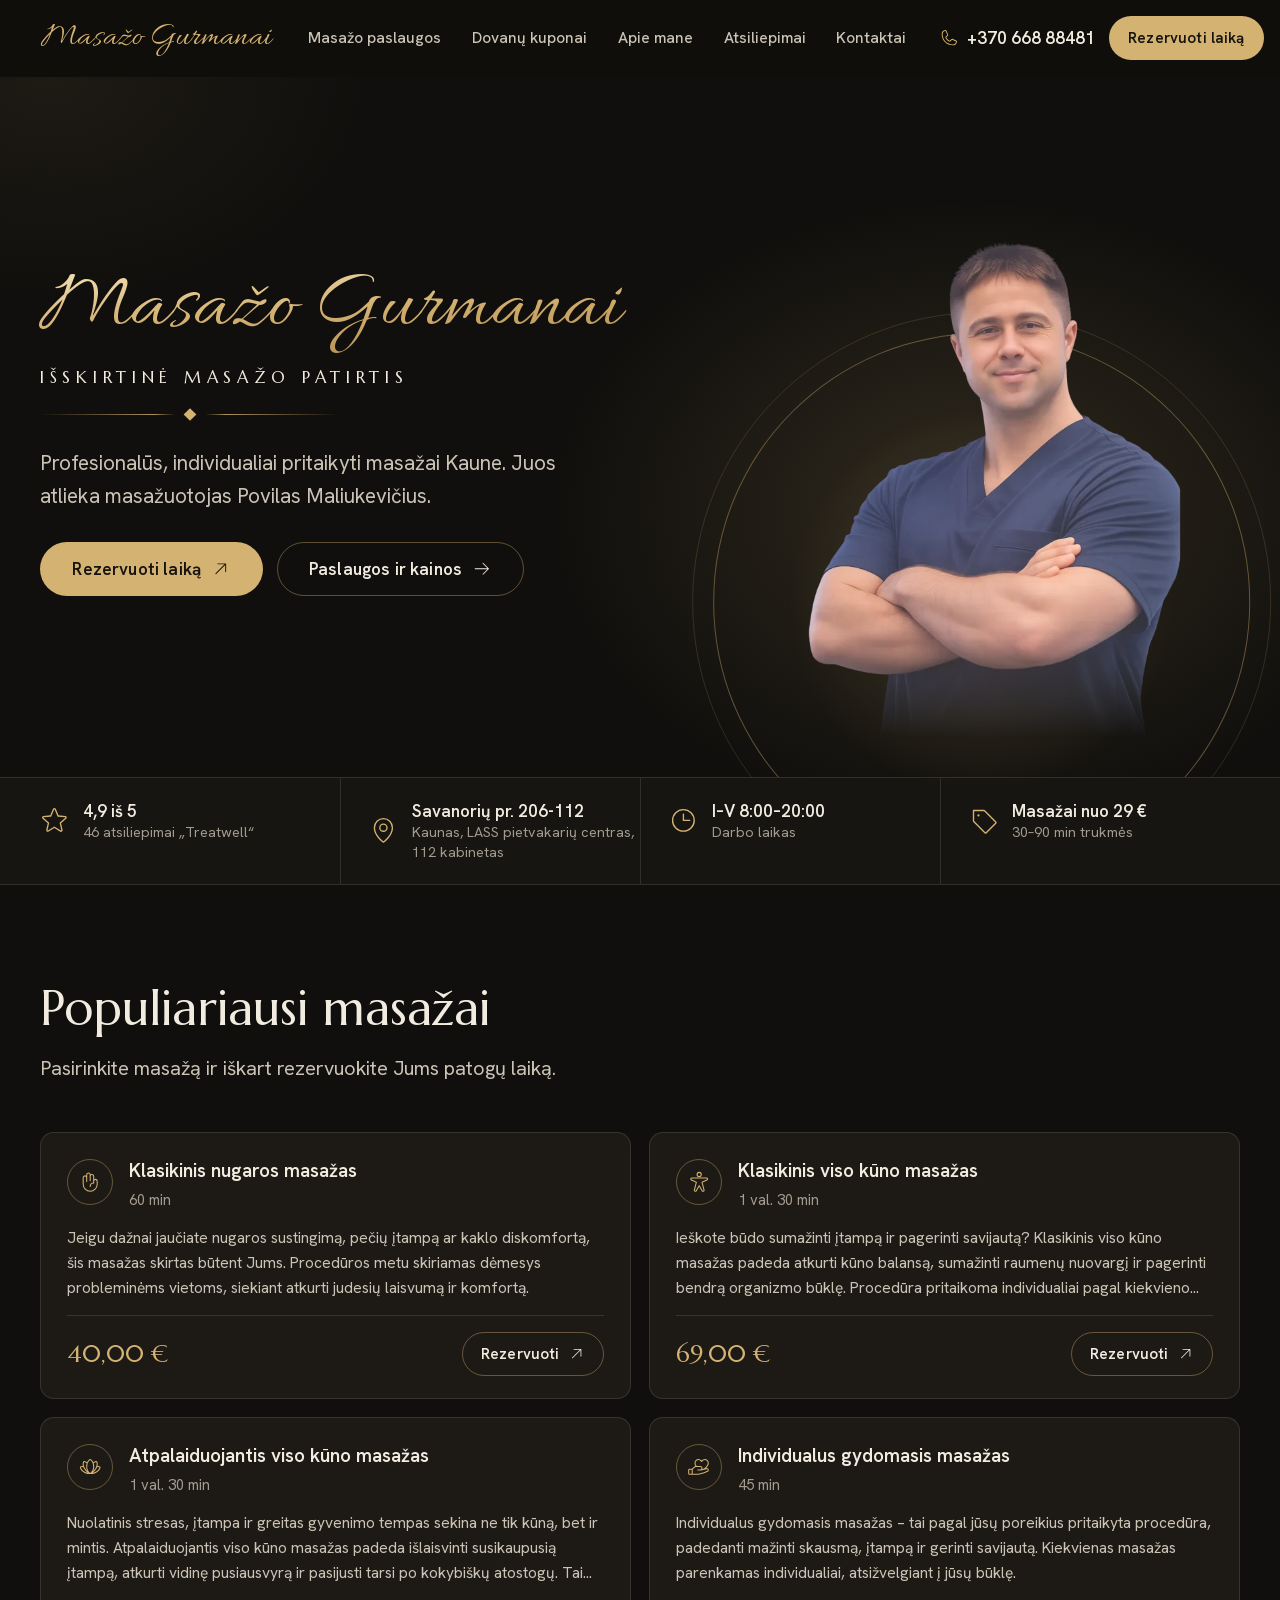
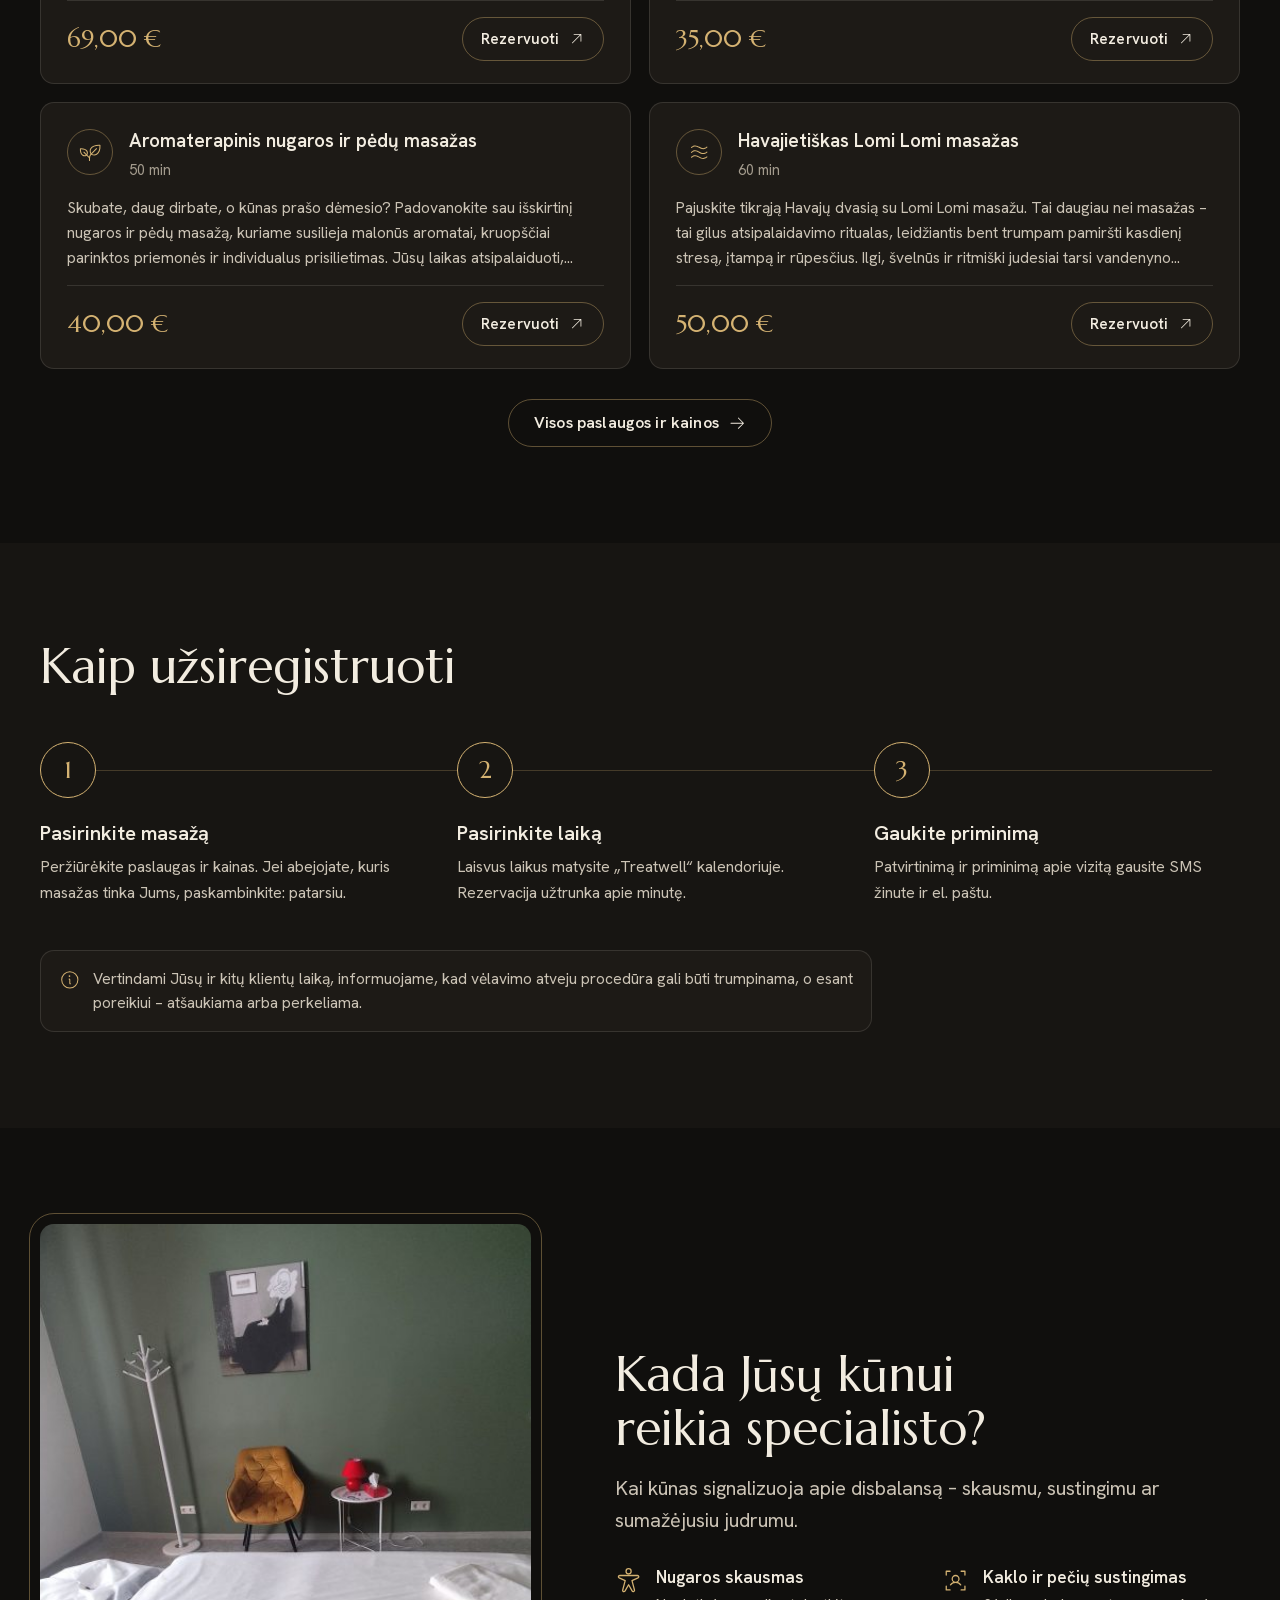
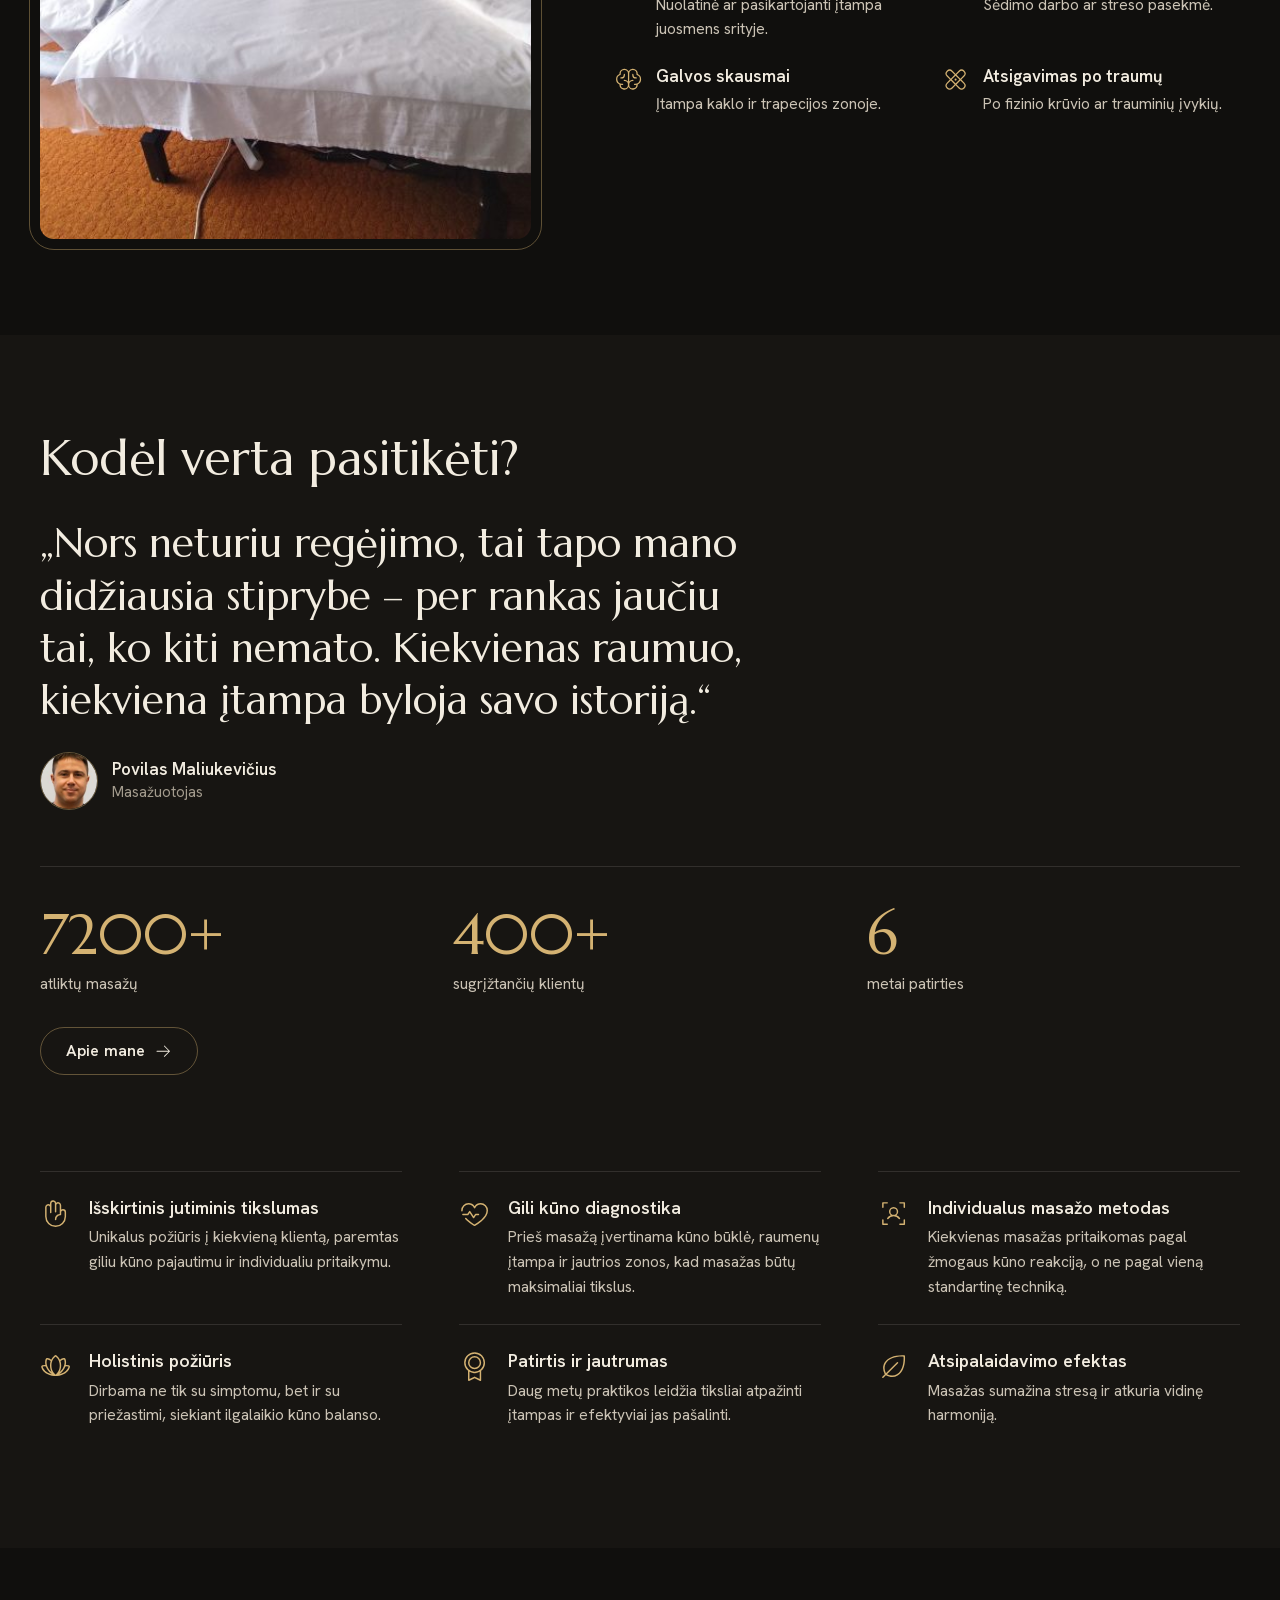
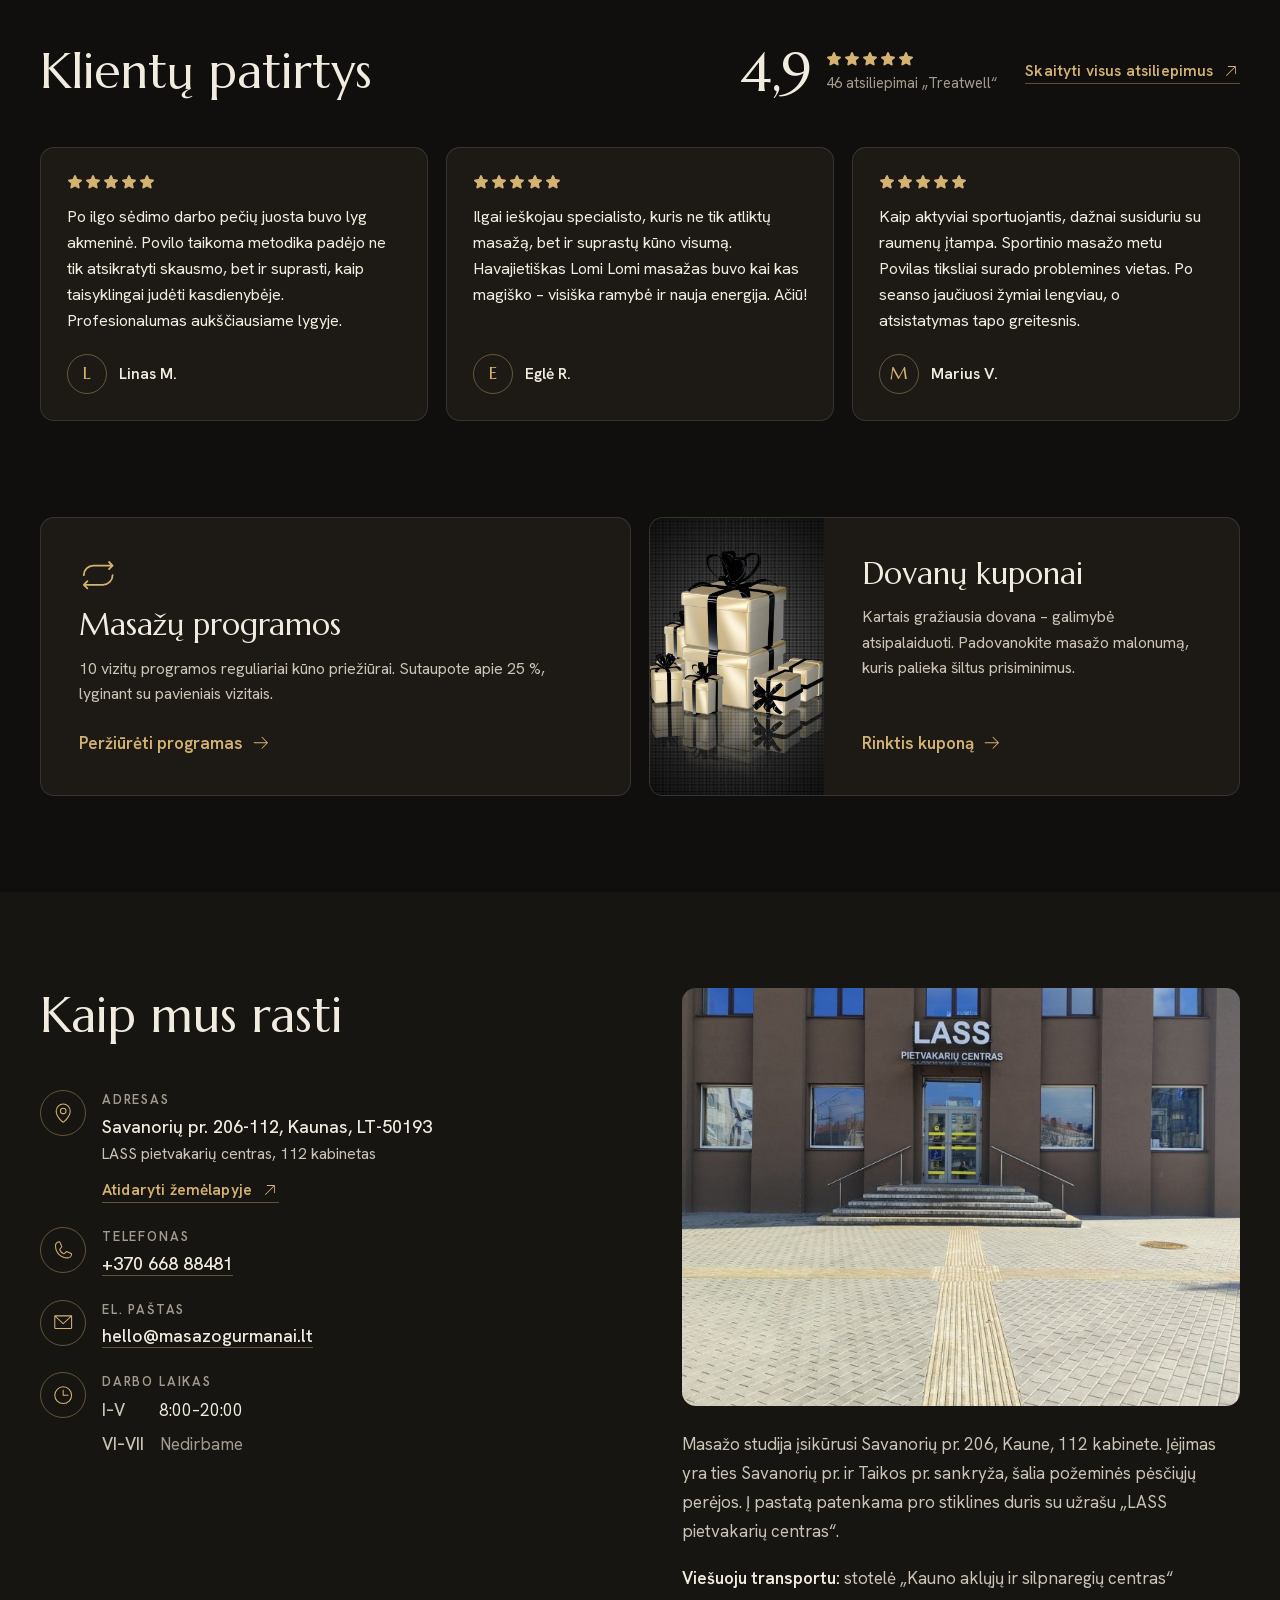
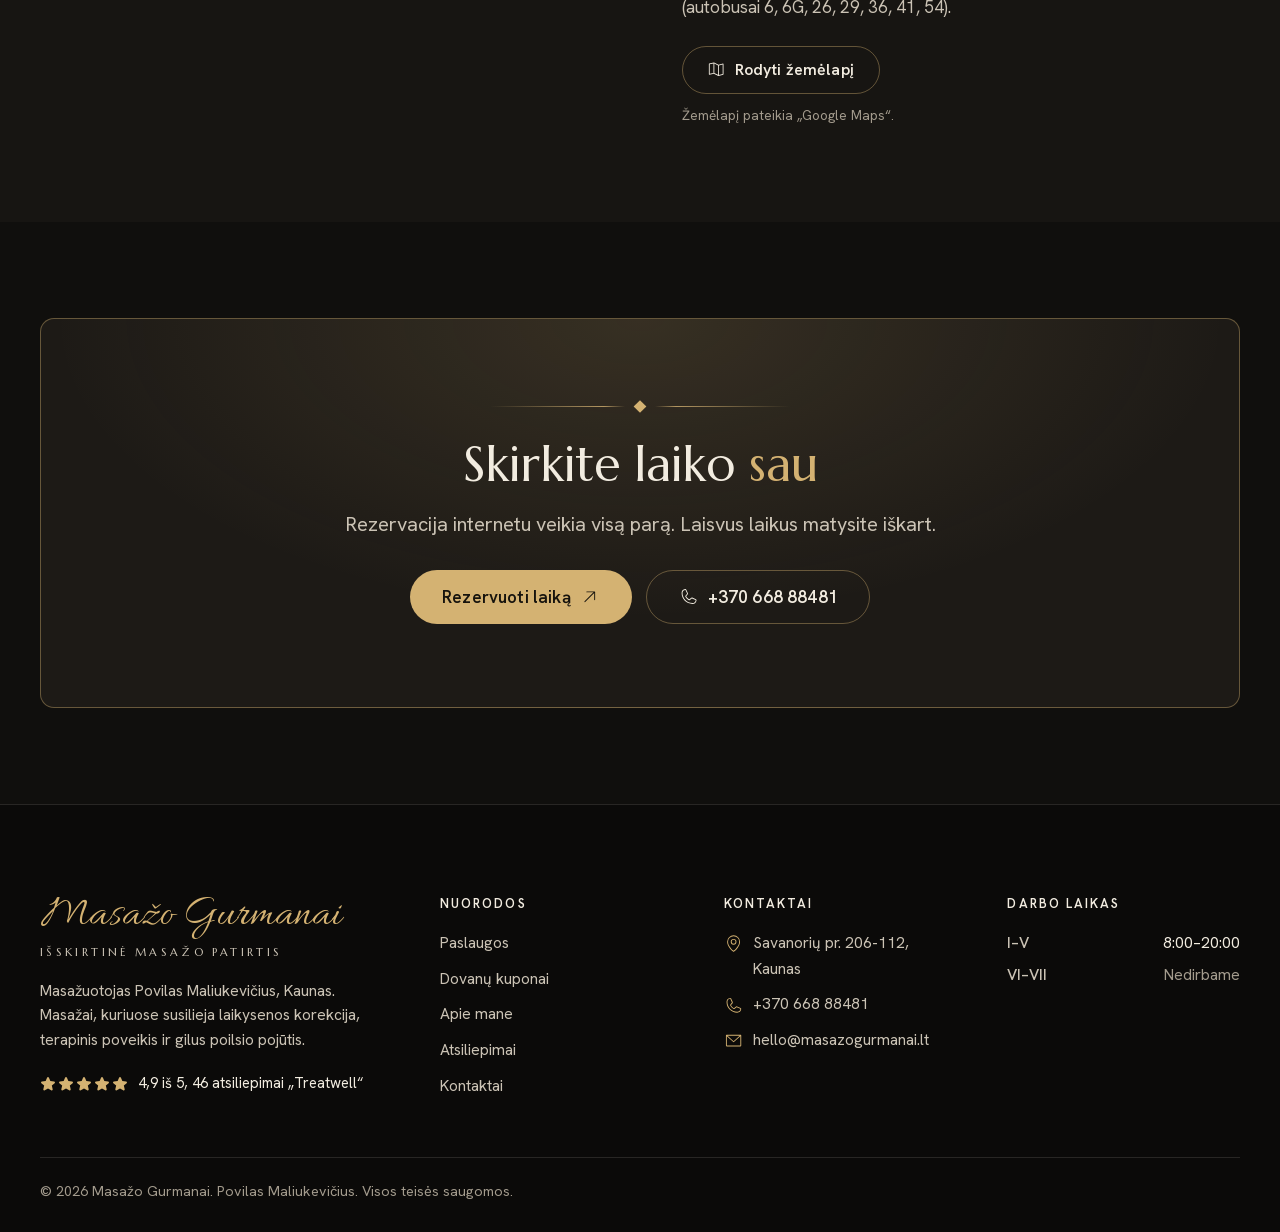
<file: index.html>
<!doctype html>
<html lang="lt-LT">
<head>
	<meta charset="UTF-8">
<meta name="robots" content="noindex, nofollow">
	<meta name="viewport" content="width=device-width, initial-scale=1">
	<title>Masažas Kaune – Masažo Gurmanai | Povilas Maliukevičius</title>
<link rel="preload" href="https://arvydastry.github.io/masazogurmanaiv2/wp-content/themes/masazo-gurmanai/assets/fonts/hanken-grotesk-latin.woff2" as="font" type="font/woff2" crossorigin>
<link rel="preload" href="https://arvydastry.github.io/masazogurmanaiv2/wp-content/themes/masazo-gurmanai/assets/fonts/hanken-grotesk-latin-ext.woff2" as="font" type="font/woff2" crossorigin>
<link rel="preload" href="https://arvydastry.github.io/masazogurmanaiv2/wp-content/themes/masazo-gurmanai/assets/fonts/marcellus-latin.woff2" as="font" type="font/woff2" crossorigin>
<link rel="preload" href="https://arvydastry.github.io/masazogurmanaiv2/wp-content/themes/masazo-gurmanai/assets/fonts/marcellus-latin-ext.woff2" as="font" type="font/woff2" crossorigin>
<link rel="preload" href="https://arvydastry.github.io/masazogurmanaiv2/wp-content/themes/masazo-gurmanai/assets/fonts/allura-latin.woff2" as="font" type="font/woff2" crossorigin>
<link rel="preload" href="https://arvydastry.github.io/masazogurmanaiv2/wp-content/themes/masazo-gurmanai/assets/fonts/allura-latin-ext.woff2" as="font" type="font/woff2" crossorigin>
<meta name="theme-color" content="#100f0d">
<meta name="description" content="Profesionalūs, individualiai pritaikyti masažai Kaune: klasikinis, gydomasis, atpalaiduojantis, sportinis, limfodrenažinis. Masažuotojas Povilas Maliukevičius. Rezervacija internetu.">
<meta property="og:locale" content="lt_LT">
<meta property="og:site_name" content="Masažo Gurmanai">
<meta property="og:type" content="website">
<meta property="og:title" content="Masažas Kaune – Masažo Gurmanai | Povilas Maliukevičius">
<meta property="og:description" content="Profesionalūs, individualiai pritaikyti masažai Kaune: klasikinis, gydomasis, atpalaiduojantis, sportinis, limfodrenažinis. Masažuotojas Povilas Maliukevičius. Rezervacija internetu.">
<meta property="og:url" content="https://arvydastry.github.io/masazogurmanaiv2/">
<meta property="og:image" content="https://arvydastry.github.io/masazogurmanaiv2/wp-content/uploads/2026/11/masazo-gurmanai-dalijimuisi.jpg">
<meta name="twitter:card" content="summary_large_image">
<style id="wp-img-auto-sizes-contain-inline-css">
img:is([sizes=auto i],[sizes^="auto," i]){contain-intrinsic-size:3000px 1500px}
/*# sourceURL=wp-img-auto-sizes-contain-inline-css */
</style>
<link rel='stylesheet' id='mg-fonts-css' href='https://arvydastry.github.io/masazogurmanaiv2/wp-content/themes/masazo-gurmanai/assets/css/fonts.css?ver=1794824806' media='all' />
<link rel='stylesheet' id='mg-main-css' href='https://arvydastry.github.io/masazogurmanaiv2/wp-content/themes/masazo-gurmanai/assets/css/main.css?ver=1795429458' media='all' />
<link rel='stylesheet' id='elementor-frontend-css' href='https://arvydastry.github.io/masazogurmanaiv2/wp-content/plugins/elementor/assets/css/frontend.min.css?ver=4.4.1' media='all' />
<style id="elementor-frontend-inline-css">
.e-heading-base a, .e-paragraph-base a { all: unset; cursor: pointer; }.elementor :where(.e-svg-base) { width: var(--e-svg-width, 65px); height: var(--e-svg-height, 65px); }form[data-element_type="e-form"].form-state-success [data-element_type="e-form-success-message"],form[data-element_type="e-form"].form-state-error [data-element_type="e-form-error-message"]{ display: block; }.elementor-edit-mode [data-element_type="e-form-success-message"]:is(.elementor-element-editable, :has(.elementor-element-editable), :has(> .elementor-empty-view)),.elementor-edit-mode [data-element_type="e-form-error-message"]:is(.elementor-element-editable, :has(.elementor-element-editable), :has(> .elementor-empty-view)){ display: block; }.e-background-video { position: relative; overflow: hidden; }.e-background-video__media { position: absolute; inset: 0; width: 100%; height: 100%; object-fit: cover; pointer-events: none; z-index: 0; }.e-background-video__content { position: relative; z-index: 1; flex: 1 1 auto; }.elementor-edit-mode .e-background-video__content.e-atomic-element:has(> .elementor-empty-view) { display: flex; flex-direction: column; flex: 1 1 auto; min-height: 0; }.elementor-edit-mode .e-background-video__content.e-atomic-element:has(> .elementor-empty-view) > .elementor-empty-view.elementor-empty-view { position: relative; flex: 1 1 auto; min-height: 120px; height: auto; width: 100%; }.elementor-edit-mode .e-background-video__content.e-atomic-element:has(> .elementor-empty-view) > .elementor-empty-view > .elementor-first-add { position: absolute; inset: 0; width: 100%; height: 100%; }.e-background-video__controls { z-index: 2; }.e-background-video__play, .e-background-video__pause { appearance: none; -webkit-appearance: none; }.e-background-video.e-background-video--playing .e-background-video__play { display: none; }.e-background-video.e-background-video--paused .e-background-video__pause { display: none; }.e-background-video:not(.e-background-video--playing):not(.e-background-video--paused) .e-background-video__controls,.e-background-video:not(.e-background-video--playing):not(.e-background-video--paused) .e-background-video__play,.e-background-video:not(.e-background-video--playing):not(.e-background-video--paused) .e-background-video__pause { display: none; }.e-accordion-item-header-base { list-style: none; }.e-accordion-item-header-base::-webkit-details-marker { display: none; }.e-accordion-item-base { interpolate-size: allow-keywords; }.e-accordion-item-base::details-content {block-size: 0; overflow: hidden;transition: block-size .3s ease, content-visibility .3s ease allow-discrete;}.e-accordion-item-base[open]::details-content { block-size: auto; }.e-accordion-item-icon-base, .e-accordion-item-icon-open-base { --e-svg-width: auto; --e-svg-height: 100%; }:where(.e-accordion-item-icon-base, .e-accordion-item-icon-open-base) .e-svg-base { max-width: 100%; }.e-accordion-item-icon-base.e-accordion-item-icon-base .e-svg-base svg, .e-accordion-item-icon-open-base.e-accordion-item-icon-open-base .e-svg-base svg { width: auto !important; }.e-accordion-item-icon-base svg, .e-accordion-item-icon-open-base svg { transition: transform .3s ease; }.e-accordion-item-base:not([open]) > summary :is(.e-accordion-item-icon-base, .e-accordion-item-icon-open-base) svg { transform: rotate(var(--e-accordion-icon-rotation-closed)); }.e-accordion-item-base[open] > summary :is(.e-accordion-item-icon-base, .e-accordion-item-icon-open-base) svg { transform: rotate(var(--e-accordion-icon-rotation, 180deg)); }.e-accordion-item-header-base.e-accordion-item-header-base:has(> .e-accordion-item-icon-open-base) { display: grid; grid-template-columns: minmax(0, 1fr) auto; align-items: center; }.e-accordion-item-header-base:has(> .e-accordion-item-icon-open-base) > .e-accordion-item-title-base { grid-column: 1; grid-row: 1; }.e-accordion-item-header-base:has(> .e-accordion-item-icon-open-base) > :is(.e-accordion-item-icon-base, .e-accordion-item-icon-open-base) { grid-column: 2; grid-row: 1; }.e-accordion-item-base .e-accordion-item-icon-open-base.e-accordion-item-icon-open-base { visibility: hidden; }.e-accordion-item-base[open] > summary .e-accordion-item-icon-open-base { visibility: visible; }.e-accordion-item-base[open] > summary:has(.e-accordion-item-icon-open-base) .e-accordion-item-icon-base { visibility: hidden; }.e-list-item-marker-base { --e-svg-width: 0.6em; --e-svg-height: 0.6em; }:where(.e-list-item-marker-base) .e-svg-base { flex-shrink: 0; }.e-list-item-marker-base .e-svg-base svg { display: block; }
/*# sourceURL=elementor-frontend-inline-css */
</style>
<link rel='stylesheet' id='elementor-post-4-css' href='https://arvydastry.github.io/masazogurmanaiv2/wp-content/uploads/elementor/css/post-4.css?ver=1795430384' media='all' />
<link rel='stylesheet' id='elementor-post-25-css' href='https://arvydastry.github.io/masazogurmanaiv2/wp-content/uploads/elementor/css/post-25.css?ver=1795430384' media='all' />
<link rel='stylesheet' id='base-desktop-css' href='https://arvydastry.github.io/masazogurmanaiv2/wp-content/uploads/elementor/css/base-desktop.css?ver=6b0417f0e2244' media='all' />
<link rel='stylesheet' id='base-mobile-css' href='https://arvydastry.github.io/masazogurmanaiv2/wp-content/uploads/elementor/css/base-mobile.css?ver=6b0417f0e2244' media='(max-width:767px)' />
<script id="jquery-core-js" src="https://arvydastry.github.io/masazogurmanaiv2/wp-includes/js/jquery/jquery.min.js?ver=3.7.1"></script>
<script id="jquery-migrate-js" src="https://arvydastry.github.io/masazogurmanaiv2/wp-includes/js/jquery/jquery-migrate.min.js?ver=3.4.1"></script>
<link rel="canonical" href="https://arvydastry.github.io/masazogurmanaiv2/" />
<meta name="generator" content="Elementor 4.4.1; features: e_font_icon_svg, additional_custom_breakpoints; settings: css_print_method-external, google_font-disabled, font_display-swap">
			<style>
				.e-con.e-parent:nth-of-type(n+4):not(.e-lazyloaded):not(.e-no-lazyload),
				.e-con.e-parent:nth-of-type(n+4):not(.e-lazyloaded):not(.e-no-lazyload) * {
					background-image: none !important;
				}
				@media screen and (max-height: 1024px) {
					.e-con.e-parent:nth-of-type(n+3):not(.e-lazyloaded):not(.e-no-lazyload),
					.e-con.e-parent:nth-of-type(n+3):not(.e-lazyloaded):not(.e-no-lazyload) * {
						background-image: none !important;
					}
				}
				@media screen and (max-height: 640px) {
					.e-con.e-parent:nth-of-type(n+2):not(.e-lazyloaded):not(.e-no-lazyload),
					.e-con.e-parent:nth-of-type(n+2):not(.e-lazyloaded):not(.e-no-lazyload) * {
						background-image: none !important;
					}
				}
			</style>
			<script type="application/ld+json">{"@context":"https://schema.org","@type":"HealthAndBeautyBusiness","@id":"https://arvydastry.github.io/masazogurmanaiv2/#verslas","name":"Masažo Gurmanai","url":"https://arvydastry.github.io/masazogurmanaiv2/","description":"Profesionalūs, individualiai pritaikyti masažai Kaune: klasikinis, gydomasis, atpalaiduojantis, sportinis, limfodrenažinis. Masažuotojas Povilas Maliukevičius. Rezervacija internetu.","address":{"@type":"PostalAddress","streetAddress":"Savanorių pr. 206-112","addressLocality":"Kaunas","postalCode":"LT-50193","addressCountry":"LT"},"telephone":"+37066888481","email":"hello@masazogurmanai.lt","image":"https://arvydastry.github.io/masazogurmanaiv2/wp-content/uploads/2026/11/masazo-gurmanai-dalijimuisi.jpg","employee":{"@type":"Person","name":"Povilas Maliukevičius","jobTitle":"Masažuotojas"},"openingHoursSpecification":[{"@type":"OpeningHoursSpecification","dayOfWeek":["Monday","Tuesday","Wednesday","Thursday","Friday"],"opens":"08:00","closes":"20:00"}],"sameAs":["https://trea.tw/HVeWMChwFZ2375fuC"],"potentialAction":{"@type":"ReserveAction","target":"https://trea.tw/HVeWMChwFZ2375fuC","name":"Rezervuoti laiką"},"priceRange":"29–69 €","hasOfferCatalog":{"@type":"OfferCatalog","name":"Masažo paslaugos","itemListElement":[{"@type":"Offer","price":"30.00","priceCurrency":"EUR","itemOffered":{"@type":"Service","name":"Klasikinis nugaros masažas (30 min)"}},{"@type":"Offer","price":"40.00","priceCurrency":"EUR","itemOffered":{"@type":"Service","name":"Klasikinis nugaros masažas (60 min)"}},{"@type":"Offer","price":"69.00","priceCurrency":"EUR","itemOffered":{"@type":"Service","name":"Klasikinis viso kūno masažas (1 val. 30 min)"}},{"@type":"Offer","price":"40.00","priceCurrency":"EUR","itemOffered":{"@type":"Service","name":"Atpalaiduojantis nugaros masažas (60 min)"}},{"@type":"Offer","price":"69.00","priceCurrency":"EUR","itemOffered":{"@type":"Service","name":"Atpalaiduojantis viso kūno masažas (1 val. 30 min)"}},{"@type":"Offer","price":"35.00","priceCurrency":"EUR","itemOffered":{"@type":"Service","name":"Individualus gydomasis masažas (45 min)"}},{"@type":"Offer","price":"29.00","priceCurrency":"EUR","itemOffered":{"@type":"Service","name":"Kaklo ir pečių juostos masažas (30 min)"}},{"@type":"Offer","price":"40.00","priceCurrency":"EUR","itemOffered":{"@type":"Service","name":"Terapinis apatinės nugaros dalies, sėdmenų ir kojų masažas (60 min)"}},{"@type":"Offer","price":"40.00","priceCurrency":"EUR","itemOffered":{"@type":"Service","name":"Nugaros ir našlės kuprelės medaus masažas (45 min)"}},{"@type":"Offer","price":"40.00","priceCurrency":"EUR","itemOffered":{"@type":"Service","name":"Aromaterapinis nugaros ir pėdų masažas (50 min)"}},{"@type":"Offer","price":"35.00","priceCurrency":"EUR","itemOffered":{"@type":"Service","name":"Atgaivinantis kojų masažas (45 min)"}},{"@type":"Offer","price":"50.00","priceCurrency":"EUR","itemOffered":{"@type":"Service","name":"Limfodrenažinis masažas rankomis (60 min)"}},{"@type":"Offer","price":"50.00","priceCurrency":"EUR","itemOffered":{"@type":"Service","name":"Havajietiškas Lomi Lomi masažas (60 min)"}},{"@type":"Offer","price":"59.00","priceCurrency":"EUR","itemOffered":{"@type":"Service","name":"Sportinis masažas (60 min)"}}]}}</script>
</head>
<body class="home wp-singular page-template-default page page-id-25 wp-embed-responsive wp-theme-masazo-gurmanai mg-site mg-has-mobilebar mg-elementor-page elementor-default elementor-kit-4 elementor-page elementor-page-25">

<a class="mg-skip" href="#turinys">Pereiti prie turinio</a>

	<div class="mg-header-sentinel" aria-hidden="true"></div>
	<header class="mg-header" id="mg-header">
		<div class="mg-container mg-header__in">
			<a class="mg-logo mg-logo--header" href="https://arvydastry.github.io/masazogurmanaiv2/" aria-label="Masažo Gurmanai – pradžios puslapis"><span class="mg-logo__name" aria-hidden="true">Masažo Gurmanai</span></a>
			<nav class="mg-nav" aria-label="Pagrindinis meniu">
				<ul id="menu-pagrindinis-meniu" class="mg-nav__list"><li id="menu-item-51" class="menu-item menu-item-type-post_type menu-item-object-page menu-item-51"><a href="https://arvydastry.github.io/masazogurmanaiv2/paslaugos/">Masažo paslaugos</a></li>
<li id="menu-item-52" class="menu-item menu-item-type-post_type menu-item-object-page menu-item-52"><a href="https://arvydastry.github.io/masazogurmanaiv2/kuponai/">Dovanų kuponai</a></li>
<li id="menu-item-53" class="menu-item menu-item-type-post_type menu-item-object-page menu-item-53"><a href="https://arvydastry.github.io/masazogurmanaiv2/apie/">Apie mane</a></li>
<li id="menu-item-54" class="menu-item menu-item-type-post_type menu-item-object-page menu-item-54"><a href="https://arvydastry.github.io/masazogurmanaiv2/atsiliepimai/">Atsiliepimai</a></li>
<li id="menu-item-55" class="menu-item menu-item-type-post_type menu-item-object-page menu-item-55"><a href="https://arvydastry.github.io/masazogurmanaiv2/kontaktai/">Kontaktai</a></li>
</ul>			</nav>

			<div class="mg-header__actions">
									<a class="mg-header__phone" href="tel:+37066888481">
						<svg class="mg-icon" aria-hidden="true" focusable="false" width="1em" height="1em" xmlns="http://www.w3.org/2000/svg" viewBox="0 0 256 256" fill="currentColor"><path d="M221.59,160.3l-47.24-21.17a14,14,0,0,0-13.28,1.22,4.81,4.81,0,0,0-.56.42l-24.69,21a1.88,1.88,0,0,1-1.68.06c-15.87-7.66-32.31-24-40-39.65a1.91,1.91,0,0,1,0-1.68l21.07-25a6.13,6.13,0,0,0,.42-.58,14,14,0,0,0,1.12-13.27L95.73,34.49a14,14,0,0,0-14.56-8.38A54.24,54.24,0,0,0,34,80c0,78.3,63.7,142,142,142a54.25,54.25,0,0,0,53.89-47.17A14,14,0,0,0,221.59,160.3ZM176,210C104.32,210,46,151.68,46,80A42.23,42.23,0,0,1,82.67,38h.23a2,2,0,0,1,1.84,1.31l21.1,47.11a2,2,0,0,1,0,1.67L84.73,113.15a4.73,4.73,0,0,0-.43.57,14,14,0,0,0-.91,13.73c8.87,18.16,27.17,36.32,45.53,45.19a14,14,0,0,0,13.77-1c.19-.13.38-.27.56-.42l24.68-21a1.92,1.92,0,0,1,1.6-.1l47.25,21.17a2,2,0,0,1,1.21,2A42.24,42.24,0,0,1,176,210Z"/></svg>						<span class="mg-header__phone-num">+370 668 88481</span>
						<span class="mg-sr">Skambinti</span>					</a>
				
				<a class="mg-btn mg-btn--primary mg-btn--sm mg-header__cta" href="https://trea.tw/HVeWMChwFZ2375fuC" data-mg-book="1" data-mg-place="antraste" target="_blank" rel="noopener"><span class="mg-btn__label">Rezervuoti laiką</span><span class="mg-sr"> (atsidaro naujame skirtuke)</span></a>
				<button class="mg-burger" type="button" aria-haspopup="dialog" aria-controls="mg-drawer" data-mg-drawer-open>
					<svg class="mg-icon" aria-hidden="true" focusable="false" width="1em" height="1em" xmlns="http://www.w3.org/2000/svg" viewBox="0 0 256 256" fill="currentColor"><path d="M222,128a6,6,0,0,1-6,6H40a6,6,0,0,1,0-12H216A6,6,0,0,1,222,128ZM40,70H216a6,6,0,0,0,0-12H40a6,6,0,0,0,0,12ZM216,186H40a6,6,0,0,0,0,12H216a6,6,0,0,0,0-12Z"/></svg>					<span class="mg-sr">Atidaryti meniu</span>
				</button>
			</div>
		</div>
	</header>

	<dialog class="mg-drawer" id="mg-drawer" aria-label="Meniu">
		<div class="mg-drawer__head">
			<a class="mg-logo mg-logo--drawer" href="https://arvydastry.github.io/masazogurmanaiv2/" aria-label="Masažo Gurmanai – pradžios puslapis"><span class="mg-logo__name" aria-hidden="true">Masažo Gurmanai</span></a>			<button class="mg-drawer__close" type="button" data-mg-drawer-close autofocus>
				<svg class="mg-icon" aria-hidden="true" focusable="false" width="1em" height="1em" xmlns="http://www.w3.org/2000/svg" viewBox="0 0 256 256" fill="currentColor"><path d="M204.24,195.76a6,6,0,1,1-8.48,8.48L128,136.49,60.24,204.24a6,6,0,0,1-8.48-8.48L119.51,128,51.76,60.24a6,6,0,0,1,8.48-8.48L128,119.51l67.76-67.75a6,6,0,0,1,8.48,8.48L136.49,128Z"/></svg>				<span class="mg-sr">Uždaryti meniu</span>
			</button>
		</div>

		<nav class="mg-drawer__nav" aria-label="Pagrindinis meniu">
			<ul id="menu-pagrindinis-meniu-1" class="mg-drawer__list"><li class="menu-item menu-item-type-post_type menu-item-object-page menu-item-51"><a href="https://arvydastry.github.io/masazogurmanaiv2/paslaugos/">Masažo paslaugos</a></li>
<li class="menu-item menu-item-type-post_type menu-item-object-page menu-item-52"><a href="https://arvydastry.github.io/masazogurmanaiv2/kuponai/">Dovanų kuponai</a></li>
<li class="menu-item menu-item-type-post_type menu-item-object-page menu-item-53"><a href="https://arvydastry.github.io/masazogurmanaiv2/apie/">Apie mane</a></li>
<li class="menu-item menu-item-type-post_type menu-item-object-page menu-item-54"><a href="https://arvydastry.github.io/masazogurmanaiv2/atsiliepimai/">Atsiliepimai</a></li>
<li class="menu-item menu-item-type-post_type menu-item-object-page menu-item-55"><a href="https://arvydastry.github.io/masazogurmanaiv2/kontaktai/">Kontaktai</a></li>
</ul>		</nav>

		<div class="mg-drawer__foot">
			<a class="mg-btn mg-btn--primary" href="https://trea.tw/HVeWMChwFZ2375fuC" data-mg-book="1" data-mg-place="meniu" target="_blank" rel="noopener"><span class="mg-btn__label">Rezervuoti laiką</span><svg class="mg-icon mg-btn__icon" aria-hidden="true" focusable="false" width="1em" height="1em" xmlns="http://www.w3.org/2000/svg" viewBox="0 0 256 256" fill="currentColor"><path d="M198,64V168a6,6,0,0,1-12,0V78.48L68.24,196.24a6,6,0,0,1-8.48-8.48L177.52,70H88a6,6,0,0,1,0-12H192A6,6,0,0,1,198,64Z"/></svg><span class="mg-sr"> (atsidaro naujame skirtuke)</span></a><a class="mg-btn mg-btn--outline" href="tel:+37066888481"><svg class="mg-icon mg-btn__icon" aria-hidden="true" focusable="false" width="1em" height="1em" xmlns="http://www.w3.org/2000/svg" viewBox="0 0 256 256" fill="currentColor"><path d="M221.59,160.3l-47.24-21.17a14,14,0,0,0-13.28,1.22,4.81,4.81,0,0,0-.56.42l-24.69,21a1.88,1.88,0,0,1-1.68.06c-15.87-7.66-32.31-24-40-39.65a1.91,1.91,0,0,1,0-1.68l21.07-25a6.13,6.13,0,0,0,.42-.58,14,14,0,0,0,1.12-13.27L95.73,34.49a14,14,0,0,0-14.56-8.38A54.24,54.24,0,0,0,34,80c0,78.3,63.7,142,142,142a54.25,54.25,0,0,0,53.89-47.17A14,14,0,0,0,221.59,160.3ZM176,210C104.32,210,46,151.68,46,80A42.23,42.23,0,0,1,82.67,38h.23a2,2,0,0,1,1.84,1.31l21.1,47.11a2,2,0,0,1,0,1.67L84.73,113.15a4.73,4.73,0,0,0-.43.57,14,14,0,0,0-.91,13.73c8.87,18.16,27.17,36.32,45.53,45.19a14,14,0,0,0,13.77-1c.19-.13.38-.27.56-.42l24.68-21a1.92,1.92,0,0,1,1.6-.1l47.25,21.17a2,2,0,0,1,1.21,2A42.24,42.24,0,0,1,176,210Z"/></svg><span class="mg-btn__label">+370 668 88481</span></a>			<p class="mg-drawer__meta">
				Savanorių pr. 206-112, Kaunas<br>
				I–V 8:00–20:00			</p>
		</div>
	</dialog>
	<main id="turinys" class="mg-main" tabindex="-1">
			<div data-elementor-type="wp-page" data-elementor-id="25" class="elementor elementor-25">
				<div class="elementor-element elementor-element-9b077e2 e-con-full mg-wrap e-flex e-con e-parent" data-id="9b077e2" data-element_type="container" data-e-type="container">
				<div class="elementor-element elementor-element-c95efe7 elementor-widget elementor-widget-mg-hero" data-id="c95efe7" data-element_type="widget" data-e-type="widget" data-widget_type="mg-hero.default">
					<section class="mg-section mg-hero mg-hero--cutout"><div class="mg-container mg-hero__in"><div class="mg-hero__text"><h1 class="mg-hero__lockup"><span class="mg-hero__name">Masažo Gurmanai</span> <span class="mg-hero__tag">Išskirtinė masažo patirtis</span></h1><span class="mg-ornament" aria-hidden="true"></span><p class="mg-hero__lead">Profesionalūs, individualiai pritaikyti masažai Kaune. Juos atlieka masažuotojas Povilas Maliukevičius.</p><div class="mg-actions"><a class="mg-btn mg-btn--primary mg-btn--lg" href="https://trea.tw/HVeWMChwFZ2375fuC" data-mg-book="1" data-mg-place="hero" target="_blank" rel="noopener"><span class="mg-btn__label">Rezervuoti laiką</span><svg class="mg-icon mg-btn__icon" aria-hidden="true" focusable="false" width="1em" height="1em" xmlns="http://www.w3.org/2000/svg" viewBox="0 0 256 256" fill="currentColor"><path d="M198,64V168a6,6,0,0,1-12,0V78.48L68.24,196.24a6,6,0,0,1-8.48-8.48L177.52,70H88a6,6,0,0,1,0-12H192A6,6,0,0,1,198,64Z"/></svg><span class="mg-sr"> (atsidaro naujame skirtuke)</span></a><a class="mg-btn mg-btn--outline mg-btn--lg" href="https://arvydastry.github.io/masazogurmanaiv2/paslaugos/"><span class="mg-btn__label">Paslaugos ir kainos</span><svg class="mg-icon mg-btn__icon" aria-hidden="true" focusable="false" width="1em" height="1em" xmlns="http://www.w3.org/2000/svg" viewBox="0 0 256 256" fill="currentColor"><path d="M220.24,132.24l-72,72a6,6,0,0,1-8.48-8.48L201.51,134H40a6,6,0,0,1,0-12H201.51L139.76,60.24a6,6,0,0,1,8.48-8.48l72,72A6,6,0,0,1,220.24,132.24Z"/></svg></a></div></div><div class="mg-hero__media"><span class="mg-hero__ring" aria-hidden="true"></span><img fetchpriority="high" decoding="async" width="904" height="1024" src="https://arvydastry.github.io/masazogurmanaiv2/wp-content/uploads/2026/11/povilas-maliukevicius-portretas-904x1024.webp" class="mg-hero__img" alt="Masažuotojas Povilas Maliukevičius" sizes="(min-width: 1024px) 520px, 80vw" srcset="https://arvydastry.github.io/masazogurmanaiv2/wp-content/uploads/2026/11/povilas-maliukevicius-portretas-904x1024.webp 904w, https://arvydastry.github.io/masazogurmanaiv2/wp-content/uploads/2026/11/povilas-maliukevicius-portretas-265x300.webp 265w, https://arvydastry.github.io/masazogurmanaiv2/wp-content/uploads/2026/11/povilas-maliukevicius-portretas-768x870.webp 768w, https://arvydastry.github.io/masazogurmanaiv2/wp-content/uploads/2026/11/povilas-maliukevicius-portretas.webp 1324w" /></div></div></section>				</div>
				</div>
		<div class="elementor-element elementor-element-6d74000 e-con-full mg-wrap e-flex e-con e-parent" data-id="6d74000" data-element_type="container" data-e-type="container">
				<div class="elementor-element elementor-element-067d1f6 elementor-widget elementor-widget-mg-facts" data-id="067d1f6" data-element_type="widget" data-e-type="widget" data-widget_type="mg-facts.default">
					<section class="mg-facts" aria-label="Svarbiausia informacija"><div class="mg-container"><ul class="mg-facts__list"><li class="mg-facts__item"><a class="mg-facts__link" href="https://trea.tw/HVeWMChwFZ2375fuC" data-mg-book="1" target="_blank" rel="noopener"><span class="mg-facts__icon"><svg class="mg-icon" aria-hidden="true" focusable="false" width="1em" height="1em" xmlns="http://www.w3.org/2000/svg" viewBox="0 0 256 256" fill="currentColor"><path d="M237.28,97.87A14.18,14.18,0,0,0,224.76,88l-60.25-4.87-23.22-56.2a14.37,14.37,0,0,0-26.58,0L91.49,83.11,31.24,88a14.18,14.18,0,0,0-12.52,9.89A14.43,14.43,0,0,0,23,113.32L69,152.93l-14,59.25a14.4,14.4,0,0,0,5.59,15,14.1,14.1,0,0,0,15.91.6L128,196.12l51.58,31.71a14.1,14.1,0,0,0,15.91-.6,14.4,14.4,0,0,0,5.59-15l-14-59.25L233,113.32A14.43,14.43,0,0,0,237.28,97.87Zm-12.14,6.37-48.69,42a6,6,0,0,0-1.92,5.92l14.88,62.79a2.35,2.35,0,0,1-.95,2.57,2.24,2.24,0,0,1-2.6.1L131.14,184a6,6,0,0,0-6.28,0L70.14,217.61a2.24,2.24,0,0,1-2.6-.1,2.35,2.35,0,0,1-1-2.57l14.88-62.79a6,6,0,0,0-1.92-5.92l-48.69-42a2.37,2.37,0,0,1-.73-2.65,2.28,2.28,0,0,1,2.07-1.65l63.92-5.16a6,6,0,0,0,5.06-3.69l24.63-59.6a2.35,2.35,0,0,1,4.38,0l24.63,59.6a6,6,0,0,0,5.06,3.69l63.92,5.16a2.28,2.28,0,0,1,2.07,1.65A2.37,2.37,0,0,1,225.14,104.24Z"/></svg></span><span class="mg-facts__text"><span class="mg-facts__value">4,9 iš 5</span><span class="mg-facts__label">46 atsiliepimai „Treatwell“</span></span><span class="mg-sr"> (atsidaro naujame skirtuke)</span></a></li><li class="mg-facts__item"><a class="mg-facts__link" href="https://www.google.com/maps/search/?api=1&#038;query=Savanori%C5%B3+pr.+206%2C+Kaunas" target="_blank" rel="noopener"><span class="mg-facts__icon"><svg class="mg-icon" aria-hidden="true" focusable="false" width="1em" height="1em" xmlns="http://www.w3.org/2000/svg" viewBox="0 0 256 256" fill="currentColor"><path d="M128,66a38,38,0,1,0,38,38A38,38,0,0,0,128,66Zm0,64a26,26,0,1,1,26-26A26,26,0,0,1,128,130Zm0-112a86.1,86.1,0,0,0-86,86c0,30.91,14.34,63.74,41.47,94.94a252.32,252.32,0,0,0,41.09,38,6,6,0,0,0,6.88,0,252.32,252.32,0,0,0,41.09-38c27.13-31.2,41.47-64,41.47-94.94A86.1,86.1,0,0,0,128,18Zm0,206.51C113,212.93,54,163.62,54,104a74,74,0,0,1,148,0C202,163.62,143,212.93,128,224.51Z"/></svg></span><span class="mg-facts__text"><span class="mg-facts__value">Savanorių pr. 206-112</span><span class="mg-facts__label">Kaunas, LASS pietvakarių centras, 112 kabinetas</span></span><span class="mg-sr"> (atsidaro naujame skirtuke)</span></a></li><li class="mg-facts__item"><span class="mg-facts__link"><span class="mg-facts__icon"><svg class="mg-icon" aria-hidden="true" focusable="false" width="1em" height="1em" xmlns="http://www.w3.org/2000/svg" viewBox="0 0 256 256" fill="currentColor"><path d="M128,26A102,102,0,1,0,230,128,102.12,102.12,0,0,0,128,26Zm0,192a90,90,0,1,1,90-90A90.1,90.1,0,0,1,128,218Zm62-90a6,6,0,0,1-6,6H128a6,6,0,0,1-6-6V72a6,6,0,0,1,12,0v50h50A6,6,0,0,1,190,128Z"/></svg></span><span class="mg-facts__text"><span class="mg-facts__value">I–V 8:00–20:00</span><span class="mg-facts__label">Darbo laikas</span></span></span></li><li class="mg-facts__item"><a class="mg-facts__link" href="https://arvydastry.github.io/masazogurmanaiv2/paslaugos/"><span class="mg-facts__icon"><svg class="mg-icon" aria-hidden="true" focusable="false" width="1em" height="1em" xmlns="http://www.w3.org/2000/svg" viewBox="0 0 256 256" fill="currentColor"><path d="M241.91,137.42,142.59,38.1a13.94,13.94,0,0,0-9.9-4.1H40a6,6,0,0,0-6,6v92.69a13.94,13.94,0,0,0,4.1,9.9l99.32,99.32a14,14,0,0,0,19.8,0l84.69-84.69A14,14,0,0,0,241.91,137.42Zm-8.49,11.31-84.69,84.69a2,2,0,0,1-2.83,0L46.59,134.1a2,2,0,0,1-.59-1.41V46h86.69a2,2,0,0,1,1.41.59l99.32,99.31A2,2,0,0,1,233.42,148.73ZM94,84A10,10,0,1,1,84,74,10,10,0,0,1,94,84Z"/></svg></span><span class="mg-facts__text"><span class="mg-facts__value">Masažai nuo 29 €</span><span class="mg-facts__label">30–90 min trukmės</span></span></a></li></ul></div></section>				</div>
				</div>
		<div class="elementor-element elementor-element-4b3618a e-con-full mg-wrap e-flex e-con e-parent" data-id="4b3618a" data-element_type="container" data-e-type="container">
				<div class="elementor-element elementor-element-bdffcc1 elementor-widget elementor-widget-mg-services" data-id="bdffcc1" data-element_type="widget" data-e-type="widget" data-widget_type="mg-services.default">
					<section class="mg-section mg-services mg-services--cards" aria-labelledby="mg-services-bdffcc1"><div class="mg-container"><header class="mg-head"><h2 class="mg-title" id="mg-services-bdffcc1">Populiariausi masažai</h2><p class="mg-lead">Pasirinkite masažą ir iškart rezervuokite Jums patogų laiką.</p></header><div class="mg-services__main"><ul class="mg-svc-grid"><li class="mg-svc-card" data-mg-reveal><div class="mg-svc-card__head"><span class="mg-svc-card__icon"><svg class="mg-icon" aria-hidden="true" focusable="false" width="1em" height="1em" xmlns="http://www.w3.org/2000/svg" viewBox="0 0 256 256" fill="currentColor"><path d="M188,90a25.8,25.8,0,0,0-14,4.11V60a26,26,0,0,0-40.59-21.51A26,26,0,0,0,82,44V54.11A26,26,0,0,0,42,76v76a86,86,0,0,0,172,0V116A26,26,0,0,0,188,90Zm14,62a74,74,0,0,1-148,0V76a14,14,0,0,1,28,0v44a6,6,0,0,0,12,0V44a14,14,0,0,1,28,0v68a6,6,0,0,0,12,0V60a14,14,0,0,1,28,0v70.39A46.07,46.07,0,0,0,122,176a6,6,0,0,0,12,0,34,34,0,0,1,34-34,6,6,0,0,0,6-6V116a14,14,0,0,1,28,0Z"/></svg></span><div><h3 class="mg-svc-card__title">Klasikinis nugaros masažas</h3><p class="mg-svc-card__dur"><span class="mg-sr">Trukmė: </span>60 min</p></div></div><p class="mg-svc-card__desc">Jeigu dažnai jaučiate nugaros sustingimą, pečių įtampą ar kaklo diskomfortą, šis masažas skirtas būtent Jums. Procedūros metu skiriamas dėmesys probleminėms vietoms, siekiant atkurti judesių laisvumą ir komfortą.</p><div class="mg-svc-card__foot"><p class="mg-svc-card__price"><span class="mg-price"><span class="mg-sr">Kaina: </span>40,00 €</span></p><a class="mg-btn mg-btn--outline mg-btn--sm" href="https://trea.tw/HVeWMChwFZ2375fuC" data-mg-book="1" data-mg-service="Klasikinis nugaros masažas (60 min)" data-mg-place="korteles" target="_blank" rel="noopener" aria-label="Rezervuoti: Klasikinis nugaros masažas, 60 min (atsidaro naujame skirtuke)"><span class="mg-btn__label">Rezervuoti</span><svg class="mg-icon mg-btn__icon" aria-hidden="true" focusable="false" width="1em" height="1em" xmlns="http://www.w3.org/2000/svg" viewBox="0 0 256 256" fill="currentColor"><path d="M198,64V168a6,6,0,0,1-12,0V78.48L68.24,196.24a6,6,0,0,1-8.48-8.48L177.52,70H88a6,6,0,0,1,0-12H192A6,6,0,0,1,198,64Z"/></svg><span class="mg-sr"> (atsidaro naujame skirtuke)</span></a></div></li><li class="mg-svc-card" data-mg-reveal><div class="mg-svc-card__head"><span class="mg-svc-card__icon"><svg class="mg-icon" aria-hidden="true" focusable="false" width="1em" height="1em" xmlns="http://www.w3.org/2000/svg" viewBox="0 0 256 256" fill="currentColor"><path d="M128,70A30,30,0,1,0,98,40,30,30,0,0,0,128,70Zm0-48a18,18,0,1,1-18,18A18,18,0,0,1,128,22ZM229.55,88.14A17.66,17.66,0,0,0,212,74H44a18,18,0,0,0-7.55,34.34l.1,0,52.32,23-21.44,81.5A18,18,0,0,0,84,238a18.07,18.07,0,0,0,16.19-10.14L128,180l27.81,47.91a18,18,0,0,0,32.73-14.94l-21.44-81.5,52.32-23,.1,0A17.66,17.66,0,0,0,229.55,88.14Zm-15,9.29-56.95,25.08a6,6,0,0,0-3.39,7l22.87,86.93a7.66,7.66,0,0,0,.37,1,6,6,0,0,1-10.88,5.07,4.3,4.3,0,0,0-.24-.48L133.19,165a6,6,0,0,0-10.38,0L89.69,222.05c-.09.16-.17.31-.25.48a6,6,0,0,1-8,2.9,6,6,0,0,1-2.9-8,7.66,7.66,0,0,0,.37-1l22.87-86.93a6,6,0,0,0-3.39-7L41.47,97.43A6,6,0,0,1,44,86H212a6,6,0,0,1,2.56,11.43Z"/></svg></span><div><h3 class="mg-svc-card__title">Klasikinis viso kūno masažas</h3><p class="mg-svc-card__dur"><span class="mg-sr">Trukmė: </span>1 val. 30 min</p></div></div><p class="mg-svc-card__desc">Ieškote būdo sumažinti įtampą ir pagerinti savijautą? Klasikinis viso kūno masažas padeda atkurti kūno balansą, sumažinti raumenų nuovargį ir pagerinti bendrą organizmo būklę. Procedūra pritaikoma individualiai pagal kiekvieno žmogaus poreikius, todėl tinka tiek aktyviai sportuojantiems, tiek sėdimą darbą dirbantiems žmonėms.</p><div class="mg-svc-card__foot"><p class="mg-svc-card__price"><span class="mg-price"><span class="mg-sr">Kaina: </span>69,00 €</span></p><a class="mg-btn mg-btn--outline mg-btn--sm" href="https://trea.tw/HVeWMChwFZ2375fuC" data-mg-book="1" data-mg-service="Klasikinis viso kūno masažas (1 val. 30 min)" data-mg-place="korteles" target="_blank" rel="noopener" aria-label="Rezervuoti: Klasikinis viso kūno masažas, 1 val. 30 min (atsidaro naujame skirtuke)"><span class="mg-btn__label">Rezervuoti</span><svg class="mg-icon mg-btn__icon" aria-hidden="true" focusable="false" width="1em" height="1em" xmlns="http://www.w3.org/2000/svg" viewBox="0 0 256 256" fill="currentColor"><path d="M198,64V168a6,6,0,0,1-12,0V78.48L68.24,196.24a6,6,0,0,1-8.48-8.48L177.52,70H88a6,6,0,0,1,0-12H192A6,6,0,0,1,198,64Z"/></svg><span class="mg-sr"> (atsidaro naujame skirtuke)</span></a></div></li><li class="mg-svc-card" data-mg-reveal><div class="mg-svc-card__head"><span class="mg-svc-card__icon"><svg class="mg-icon" aria-hidden="true" focusable="false" width="1em" height="1em" xmlns="http://www.w3.org/2000/svg" viewBox="0 0 256 256" fill="currentColor"><path d="M244.1,122.63a13.56,13.56,0,0,0-8.3-6.4,72.62,72.62,0,0,0-24.17-2c4.67-20.63,1.62-36.91-1.45-46.4A14.16,14.16,0,0,0,193.7,58.3a84.21,84.21,0,0,0-29.76,13.11,92.6,92.6,0,0,0-27.52-34.6,14,14,0,0,0-16.85,0,92.7,92.7,0,0,0-27.51,34.6A84.16,84.16,0,0,0,62.29,58.3a14.15,14.15,0,0,0-16.47,9.54c-3.07,9.49-6.12,25.77-1.45,46.4a72.62,72.62,0,0,0-24.17,2,13.56,13.56,0,0,0-8.3,6.4,14,14,0,0,0-1.4,10.74C13.81,145.66,24,169,54.92,187.51S113.29,206,128,206s42.12,0,73.06-18.49,41.11-41.85,44.42-54.14A14,14,0,0,0,244.1,122.63ZM168.48,82.9A73.1,73.1,0,0,1,196.22,70a2.2,2.2,0,0,1,2.54,1.5C202.7,83.72,206.57,109,188.17,141a129.75,129.75,0,0,1-28,33.37C167.85,161,174,142.93,174,119.17A116.13,116.13,0,0,0,168.48,82.9ZM57.24,71.53A2.2,2.2,0,0,1,59.78,70,73.1,73.1,0,0,1,87.52,82.9,116.13,116.13,0,0,0,82,119.17c0,23.76,6.15,41.85,13.81,55.17a129.58,129.58,0,0,1-28-33.37C49.43,109,53.3,83.72,57.24,71.53ZM61.08,177.2c-27.3-16.31-36.15-36.42-39-47a2.08,2.08,0,0,1,.21-1.61,1.71,1.71,0,0,1,1-.8A62.16,62.16,0,0,1,48,126.72,126.25,126.25,0,0,0,57.43,147a141,141,0,0,0,41,44.72A114.83,114.83,0,0,1,61.08,177.2ZM128,192.86c-8.68-6.2-34-28.2-34-73.69,0-43.36,22.94-65.34,32.8-72.78a2,2,0,0,1,2.4,0c9.86,7.44,32.8,29.42,32.8,72.78C162,164.94,136.81,186.67,128,192.86Zm105.9-62.62c-2.85,10.54-11.7,30.65-39,47a114.83,114.83,0,0,1-37.38,14.47,141,141,0,0,0,41-44.72A126.25,126.25,0,0,0,208,126.72a62.16,62.16,0,0,1,24.73,1.11,1.71,1.71,0,0,1,1,.8A2.08,2.08,0,0,1,233.92,130.24Z"/></svg></span><div><h3 class="mg-svc-card__title">Atpalaiduojantis viso kūno masažas</h3><p class="mg-svc-card__dur"><span class="mg-sr">Trukmė: </span>1 val. 30 min</p></div></div><p class="mg-svc-card__desc">Nuolatinis stresas, įtampa ir greitas gyvenimo tempas sekina ne tik kūną, bet ir mintis. Atpalaiduojantis viso kūno masažas padeda išlaisvinti susikaupusią įtampą, atkurti vidinę pusiausvyrą ir pasijusti tarsi po kokybiškų atostogų. Tai laikas, skirtas tik jums ir jūsų gerai savijautai.</p><div class="mg-svc-card__foot"><p class="mg-svc-card__price"><span class="mg-price"><span class="mg-sr">Kaina: </span>69,00 €</span></p><a class="mg-btn mg-btn--outline mg-btn--sm" href="https://trea.tw/HVeWMChwFZ2375fuC" data-mg-book="1" data-mg-service="Atpalaiduojantis viso kūno masažas (1 val. 30 min)" data-mg-place="korteles" target="_blank" rel="noopener" aria-label="Rezervuoti: Atpalaiduojantis viso kūno masažas, 1 val. 30 min (atsidaro naujame skirtuke)"><span class="mg-btn__label">Rezervuoti</span><svg class="mg-icon mg-btn__icon" aria-hidden="true" focusable="false" width="1em" height="1em" xmlns="http://www.w3.org/2000/svg" viewBox="0 0 256 256" fill="currentColor"><path d="M198,64V168a6,6,0,0,1-12,0V78.48L68.24,196.24a6,6,0,0,1-8.48-8.48L177.52,70H88a6,6,0,0,1,0-12H192A6,6,0,0,1,198,64Z"/></svg><span class="mg-sr"> (atsidaro naujame skirtuke)</span></a></div></li><li class="mg-svc-card" data-mg-reveal><div class="mg-svc-card__head"><span class="mg-svc-card__icon"><svg class="mg-icon" aria-hidden="true" focusable="false" width="1em" height="1em" xmlns="http://www.w3.org/2000/svg" viewBox="0 0 256 256" fill="currentColor"><path d="M229.12,142.65a22.43,22.43,0,0,0-19.55-3.88l-4.32,1C227,119.55,238,99.51,238,80c0-25.36-20.39-46-45.46-46A45.51,45.51,0,0,0,156,52a45.51,45.51,0,0,0-36.54-18C94.39,34,74,54.64,74,80c0,11.38,3.63,22.49,11.29,34.36a29.73,29.73,0,0,0-16.56,8.43L45.52,146H16A14,14,0,0,0,2,160v40a14,14,0,0,0,14,14H120a6,6,0,0,0,1.46-.18l64-16a7.16,7.16,0,0,0,.89-.3L225.17,181l.33-.15a22.6,22.6,0,0,0,3.62-38.18ZM119.46,46a33.16,33.16,0,0,1,31,20.28,6,6,0,0,0,11.1,0,33.16,33.16,0,0,1,31-20.28C210.68,46,226,61.57,226,80c0,20.24-16.18,43-46.8,65.75l-14.87,3.42A26,26,0,0,0,140,114H99.67C90.36,101.67,86,90.81,86,80,86,61.57,101.32,46,119.46,46ZM14,200V160a2,2,0,0,1,2-2H42v44H16A2,2,0,0,1,14,200Zm206.28-30-38.2,16.27L119.26,202H54V154.49l23.21-23.22A17.88,17.88,0,0,1,89.94,126H140a14,14,0,0,1,0,28H112a6,6,0,0,0,0,12h32a6,6,0,0,0,1.34-.15l67-15.41.24-.06A10.6,10.6,0,0,1,220.28,170Z"/></svg></span><div><h3 class="mg-svc-card__title">Individualus gydomasis masažas</h3><p class="mg-svc-card__dur"><span class="mg-sr">Trukmė: </span>45 min</p></div></div><p class="mg-svc-card__desc">Individualus gydomasis masažas – tai pagal jūsų poreikius pritaikyta procedūra, padedanti mažinti skausmą, įtampą ir gerinti savijautą. Kiekvienas masažas parenkamas individualiai, atsižvelgiant į jūsų būklę.</p><div class="mg-svc-card__foot"><p class="mg-svc-card__price"><span class="mg-price"><span class="mg-sr">Kaina: </span>35,00 €</span></p><a class="mg-btn mg-btn--outline mg-btn--sm" href="https://trea.tw/HVeWMChwFZ2375fuC" data-mg-book="1" data-mg-service="Individualus gydomasis masažas (45 min)" data-mg-place="korteles" target="_blank" rel="noopener" aria-label="Rezervuoti: Individualus gydomasis masažas, 45 min (atsidaro naujame skirtuke)"><span class="mg-btn__label">Rezervuoti</span><svg class="mg-icon mg-btn__icon" aria-hidden="true" focusable="false" width="1em" height="1em" xmlns="http://www.w3.org/2000/svg" viewBox="0 0 256 256" fill="currentColor"><path d="M198,64V168a6,6,0,0,1-12,0V78.48L68.24,196.24a6,6,0,0,1-8.48-8.48L177.52,70H88a6,6,0,0,1,0-12H192A6,6,0,0,1,198,64Z"/></svg><span class="mg-sr"> (atsidaro naujame skirtuke)</span></a></div></li><li class="mg-svc-card" data-mg-reveal><div class="mg-svc-card__head"><span class="mg-svc-card__icon"><svg class="mg-icon" aria-hidden="true" focusable="false" width="1em" height="1em" xmlns="http://www.w3.org/2000/svg" viewBox="0 0 256 256" fill="currentColor"><path d="M245.63,48A6,6,0,0,0,240,42.37c-51-3-91.88,12.42-109.35,41.26-11.63,19.21-11.38,42.68.53,65a69.42,69.42,0,0,0-15.48,30.59L95.9,159.41c8.15-16.1,8.1-32.95-.32-46.85C82.77,91.41,53,80.07,15.9,82.27a6,6,0,0,0-5.63,5.64C8.09,125,19.41,154.77,40.56,167.58A43.75,43.75,0,0,0,63.44,174a53.17,53.17,0,0,0,24-6L114,194.48V224a6,6,0,0,0,12,0V194.51A57.55,57.55,0,0,1,139.76,157c11.21,5.93,22.72,8.91,33.82,8.91a58.9,58.9,0,0,0,30.79-8.57C233.21,139.89,248.63,99,245.63,48ZM46.78,157.31C30.47,147.44,21.39,124,22,94c30-.65,53.41,8.44,63.28,24.75,5.68,9.37,6.16,20.38,1.54,31.59L60.24,123.75a6,6,0,0,0-8.49,8.49l26.62,26.61C67.16,163.47,56.15,163,46.78,157.31Zm151.38-10.22c-14.74,8.92-32.14,9.18-49.67.9l55.76-55.75a6,6,0,0,0-8.49-8.49L140,139.51c-8.28-17.53-8-34.93.9-49.66,14.52-24,49.06-37.18,93-35.75C235.33,98,222.14,132.56,198.16,147.09Z"/></svg></span><div><h3 class="mg-svc-card__title">Aromaterapinis nugaros ir pėdų masažas</h3><p class="mg-svc-card__dur"><span class="mg-sr">Trukmė: </span>50 min</p></div></div><p class="mg-svc-card__desc">Skubate, daug dirbate, o kūnas prašo dėmesio? Padovanokite sau išskirtinį nugaros ir pėdų masažą, kuriame susilieja malonūs aromatai, kruopščiai parinktos priemonės ir individualus prisilietimas. Jūsų laikas atsipalaiduoti, atgauti komfortą ir pasimėgauti akimirka sau.</p><div class="mg-svc-card__foot"><p class="mg-svc-card__price"><span class="mg-price"><span class="mg-sr">Kaina: </span>40,00 €</span></p><a class="mg-btn mg-btn--outline mg-btn--sm" href="https://trea.tw/HVeWMChwFZ2375fuC" data-mg-book="1" data-mg-service="Aromaterapinis nugaros ir pėdų masažas (50 min)" data-mg-place="korteles" target="_blank" rel="noopener" aria-label="Rezervuoti: Aromaterapinis nugaros ir pėdų masažas, 50 min (atsidaro naujame skirtuke)"><span class="mg-btn__label">Rezervuoti</span><svg class="mg-icon mg-btn__icon" aria-hidden="true" focusable="false" width="1em" height="1em" xmlns="http://www.w3.org/2000/svg" viewBox="0 0 256 256" fill="currentColor"><path d="M198,64V168a6,6,0,0,1-12,0V78.48L68.24,196.24a6,6,0,0,1-8.48-8.48L177.52,70H88a6,6,0,0,1,0-12H192A6,6,0,0,1,198,64Z"/></svg><span class="mg-sr"> (atsidaro naujame skirtuke)</span></a></div></li><li class="mg-svc-card" data-mg-reveal><div class="mg-svc-card__head"><span class="mg-svc-card__icon"><svg class="mg-icon" aria-hidden="true" focusable="false" width="1em" height="1em" xmlns="http://www.w3.org/2000/svg" viewBox="0 0 256 256" fill="currentColor"><path d="M220.62,178.58a6,6,0,0,1-.79,8.45c-16.87,14-32,19-45.75,19-18.19,0-34.13-8.66-48.94-16.7-26-14.12-48.44-26.31-81.31,1A6,6,0,0,1,36.17,181c39.13-32.45,68.65-16.41,94.69-2.26s48.44,26.31,81.31-1A6,6,0,0,1,220.62,178.58Zm-8.45-56.81c-32.87,27.27-55.32,15.07-81.31,1S75.3,92.54,36.17,125a6,6,0,0,0,7.66,9.25c32.87-27.27,55.32-15.08,81.31-1,14.81,8,30.75,16.71,48.94,16.71,13.79,0,28.88-5,45.75-19a6,6,0,0,0-7.66-9.24ZM43.83,78.21c32.87-27.27,55.32-15.07,81.31-1C140,85.3,155.89,94,174.08,94c13.79,0,28.88-5,45.75-19a6,6,0,1,0-7.66-9.24c-32.87,27.27-55.32,15.07-81.31,1S75.3,36.52,36.17,69a6,6,0,1,0,7.66,9.24Z"/></svg></span><div><h3 class="mg-svc-card__title">Havajietiškas Lomi Lomi masažas</h3><p class="mg-svc-card__dur"><span class="mg-sr">Trukmė: </span>60 min</p></div></div><p class="mg-svc-card__desc">Pajuskite tikrąją Havajų dvasią su Lomi Lomi masažu. Tai daugiau nei masažas – tai gilus atsipalaidavimo ritualas, leidžiantis bent trumpam pamiršti kasdienį stresą, įtampą ir rūpesčius. Ilgi, švelnūs ir ritmiški judesiai tarsi vandenyno bangos apgaubia visą kūną, padeda paleisti susikaupusias emocijas, atkurti vidinę harmoniją ir sugrąžinti lengvumo pojūtį. Leiskite sau sustoti, atsikvėpti ir pasimėgauti tikru poilsiu.</p><div class="mg-svc-card__foot"><p class="mg-svc-card__price"><span class="mg-price"><span class="mg-sr">Kaina: </span>50,00 €</span></p><a class="mg-btn mg-btn--outline mg-btn--sm" href="https://trea.tw/HVeWMChwFZ2375fuC" data-mg-book="1" data-mg-service="Havajietiškas Lomi Lomi masažas (60 min)" data-mg-place="korteles" target="_blank" rel="noopener" aria-label="Rezervuoti: Havajietiškas Lomi Lomi masažas, 60 min (atsidaro naujame skirtuke)"><span class="mg-btn__label">Rezervuoti</span><svg class="mg-icon mg-btn__icon" aria-hidden="true" focusable="false" width="1em" height="1em" xmlns="http://www.w3.org/2000/svg" viewBox="0 0 256 256" fill="currentColor"><path d="M198,64V168a6,6,0,0,1-12,0V78.48L68.24,196.24a6,6,0,0,1-8.48-8.48L177.52,70H88a6,6,0,0,1,0-12H192A6,6,0,0,1,198,64Z"/></svg><span class="mg-sr"> (atsidaro naujame skirtuke)</span></a></div></li></ul><div class="mg-actions mg-section__more mg-actions--center"><a class="mg-btn mg-btn--outline" href="https://arvydastry.github.io/masazogurmanaiv2/paslaugos/"><span class="mg-btn__label">Visos paslaugos ir kainos</span><svg class="mg-icon mg-btn__icon" aria-hidden="true" focusable="false" width="1em" height="1em" xmlns="http://www.w3.org/2000/svg" viewBox="0 0 256 256" fill="currentColor"><path d="M220.24,132.24l-72,72a6,6,0,0,1-8.48-8.48L201.51,134H40a6,6,0,0,1,0-12H201.51L139.76,60.24a6,6,0,0,1,8.48-8.48l72,72A6,6,0,0,1,220.24,132.24Z"/></svg></a></div></div></div></section>				</div>
				</div>
		<div class="elementor-element elementor-element-bd415ec e-con-full mg-wrap e-flex e-con e-parent" data-id="bd415ec" data-element_type="container" data-e-type="container">
				<div class="elementor-element elementor-element-cca949b elementor-widget elementor-widget-mg-steps" data-id="cca949b" data-element_type="widget" data-e-type="widget" data-widget_type="mg-steps.default">
					<section class="mg-section mg-steps mg-section--alt"><div class="mg-container"><header class="mg-head"><h2 class="mg-title">Kaip užsiregistruoti</h2></header><ol class="mg-steps__list mg-steps__list--3"><li class="mg-steps__item" data-mg-reveal><span class="mg-steps__num" aria-hidden="true">1</span><h3 class="mg-steps__title">Pasirinkite masažą</h3><p class="mg-steps__text">Peržiūrėkite paslaugas ir kainas. Jei abejojate, kuris masažas tinka Jums, paskambinkite: patarsiu.</p></li><li class="mg-steps__item" data-mg-reveal><span class="mg-steps__num" aria-hidden="true">2</span><h3 class="mg-steps__title">Pasirinkite laiką</h3><p class="mg-steps__text">Laisvus laikus matysite „Treatwell“ kalendoriuje. Rezervacija užtrunka apie minutę.</p></li><li class="mg-steps__item" data-mg-reveal><span class="mg-steps__num" aria-hidden="true">3</span><h3 class="mg-steps__title">Gaukite priminimą</h3><p class="mg-steps__text">Patvirtinimą ir priminimą apie vizitą gausite SMS žinute ir el. paštu.</p></li></ol><p class="mg-note"><svg class="mg-icon" aria-hidden="true" focusable="false" width="1em" height="1em" xmlns="http://www.w3.org/2000/svg" viewBox="0 0 256 256" fill="currentColor"><path d="M142,176a6,6,0,0,1-6,6,14,14,0,0,1-14-14V128a2,2,0,0,0-2-2,6,6,0,0,1,0-12,14,14,0,0,1,14,14v40a2,2,0,0,0,2,2A6,6,0,0,1,142,176ZM124,94a10,10,0,1,0-10-10A10,10,0,0,0,124,94Zm106,34A102,102,0,1,1,128,26,102.12,102.12,0,0,1,230,128Zm-12,0a90,90,0,1,0-90,90A90.1,90.1,0,0,0,218,128Z"/></svg><span>Vertindami Jūsų ir kitų klientų laiką, informuojame, kad vėlavimo atveju procedūra gali būti trumpinama, o esant poreikiui – atšaukiama arba perkeliama.</span></p></div></section>				</div>
				</div>
		<div class="elementor-element elementor-element-0294a32 e-con-full mg-wrap e-flex e-con e-parent" data-id="0294a32" data-element_type="container" data-e-type="container">
				<div class="elementor-element elementor-element-987cef0 elementor-widget elementor-widget-mg-split" data-id="987cef0" data-element_type="widget" data-e-type="widget" data-widget_type="mg-split.default">
					<section class="mg-section mg-split mg-split--media-left"><div class="mg-container mg-split__in"><figure class="mg-split__media mg-ratio--portrait" data-mg-reveal><img decoding="async" width="1024" height="769" src="https://arvydastry.github.io/masazogurmanaiv2/wp-content/uploads/2026/11/masazo-kabinetas-2-1024x769.jpg" class="attachment-large size-large" alt="Masažo kabinetas žaliomis sienomis: masažo stalas, krėslas ir drabužių kabykla" sizes="(min-width: 1024px) 560px, 92vw" srcset="https://arvydastry.github.io/masazogurmanaiv2/wp-content/uploads/2026/11/masazo-kabinetas-2-1024x769.jpg 1024w, https://arvydastry.github.io/masazogurmanaiv2/wp-content/uploads/2026/11/masazo-kabinetas-2-300x225.jpg 300w, https://arvydastry.github.io/masazogurmanaiv2/wp-content/uploads/2026/11/masazo-kabinetas-2-768x577.jpg 768w, https://arvydastry.github.io/masazogurmanaiv2/wp-content/uploads/2026/11/masazo-kabinetas-2-1536x1154.jpg 1536w, https://arvydastry.github.io/masazogurmanaiv2/wp-content/uploads/2026/11/masazo-kabinetas-2.jpg 1900w" /></figure><div class="mg-split__body"><header class="mg-head"><h2 class="mg-title">Kada Jūsų kūnui reikia specialisto?</h2><p class="mg-lead">Kai kūnas signalizuoja apie disbalansą – skausmu, sustingimu ar sumažėjusiu judrumu.</p></header><ul class="mg-iconlist"><li class="mg-iconlist__item"><span class="mg-iconlist__icon"><svg class="mg-icon" aria-hidden="true" focusable="false" width="1em" height="1em" xmlns="http://www.w3.org/2000/svg" viewBox="0 0 256 256" fill="currentColor"><path d="M128,70A30,30,0,1,0,98,40,30,30,0,0,0,128,70Zm0-48a18,18,0,1,1-18,18A18,18,0,0,1,128,22ZM229.55,88.14A17.66,17.66,0,0,0,212,74H44a18,18,0,0,0-7.55,34.34l.1,0,52.32,23-21.44,81.5A18,18,0,0,0,84,238a18.07,18.07,0,0,0,16.19-10.14L128,180l27.81,47.91a18,18,0,0,0,32.73-14.94l-21.44-81.5,52.32-23,.1,0A17.66,17.66,0,0,0,229.55,88.14Zm-15,9.29-56.95,25.08a6,6,0,0,0-3.39,7l22.87,86.93a7.66,7.66,0,0,0,.37,1,6,6,0,0,1-10.88,5.07,4.3,4.3,0,0,0-.24-.48L133.19,165a6,6,0,0,0-10.38,0L89.69,222.05c-.09.16-.17.31-.25.48a6,6,0,0,1-8,2.9,6,6,0,0,1-2.9-8,7.66,7.66,0,0,0,.37-1l22.87-86.93a6,6,0,0,0-3.39-7L41.47,97.43A6,6,0,0,1,44,86H212a6,6,0,0,1,2.56,11.43Z"/></svg></span><div><h3 class="mg-iconlist__title">Nugaros skausmas</h3><p class="mg-iconlist__text">Nuolatinė ar pasikartojanti įtampa juosmens srityje.</p></div></li><li class="mg-iconlist__item"><span class="mg-iconlist__icon"><svg class="mg-icon" aria-hidden="true" focusable="false" width="1em" height="1em" xmlns="http://www.w3.org/2000/svg" viewBox="0 0 256 256" fill="currentColor"><path d="M222,40V76a6,6,0,0,1-12,0V46H180a6,6,0,0,1,0-12h36A6,6,0,0,1,222,40Zm-6,134a6,6,0,0,0-6,6v30H180a6,6,0,0,0,0,12h36a6,6,0,0,0,6-6V180A6,6,0,0,0,216,174ZM76,210H46V180a6,6,0,0,0-12,0v36a6,6,0,0,0,6,6H76a6,6,0,0,0,0-12ZM40,82a6,6,0,0,0,6-6V46H76a6,6,0,0,0,0-12H40a6,6,0,0,0-6,6V76A6,6,0,0,0,40,82Zm136,92a6,6,0,0,1-4.8-2.4,54,54,0,0,0-86.4,0,6,6,0,1,1-9.6-7.2,65.65,65.65,0,0,1,29.69-22.26,38,38,0,1,1,46.22,0A65.65,65.65,0,0,1,180.8,164.4,6,6,0,0,1,176,174Zm-48-36a26,26,0,1,0-26-26A26,26,0,0,0,128,138Z"/></svg></span><div><h3 class="mg-iconlist__title">Kaklo ir pečių sustingimas</h3><p class="mg-iconlist__text">Sėdimo darbo ar streso pasekmė.</p></div></li><li class="mg-iconlist__item"><span class="mg-iconlist__icon"><svg class="mg-icon" aria-hidden="true" focusable="false" width="1em" height="1em" xmlns="http://www.w3.org/2000/svg" viewBox="0 0 256 256" fill="currentColor"><path d="M246,124a54.13,54.13,0,0,0-32-49.33V72a46,46,0,0,0-86-22.67A46,46,0,0,0,42,72v2.67a54,54,0,0,0,0,98.63V176a46,46,0,0,0,86,22.67A46,46,0,0,0,214,176v-2.7A54.07,54.07,0,0,0,246,124ZM88,210a34,34,0,0,1-34-32.94A53.67,53.67,0,0,0,64,178h8a6,6,0,0,0,0-12H64A42,42,0,0,1,50,84.39a6,6,0,0,0,4-5.66V72a34,34,0,0,1,68,0v73.05A45.89,45.89,0,0,0,88,130a6,6,0,0,0,0,12,34,34,0,0,1,0,68Zm104-44h-8a6,6,0,0,0,0,12h8a53.67,53.67,0,0,0,10-.94A34,34,0,1,1,168,142a6,6,0,0,0,0-12,45.89,45.89,0,0,0-34,15.05V72a34,34,0,0,1,68,0v6.73a6,6,0,0,0,4,5.66A42,42,0,0,1,192,166Zm14-54a6,6,0,0,1-6,6h-4a34,34,0,0,1-34-34V80a6,6,0,0,1,12,0v4a22,22,0,0,0,22,22h4A6,6,0,0,1,206,112ZM60,118H56a6,6,0,0,1,0-12h4A22,22,0,0,0,82,84V80a6,6,0,0,1,12,0v4A34,34,0,0,1,60,118Z"/></svg></span><div><h3 class="mg-iconlist__title">Galvos skausmai</h3><p class="mg-iconlist__text">Įtampa kaklo ir trapecijos zonoje.</p></div></li><li class="mg-iconlist__item"><span class="mg-iconlist__icon"><svg class="mg-icon" aria-hidden="true" focusable="false" width="1em" height="1em" xmlns="http://www.w3.org/2000/svg" viewBox="0 0 256 256" fill="currentColor"><path d="M181.74,128l29.13-29.13a38,38,0,1,0-53.74-53.74L128,74.26,98.87,45.13A38,38,0,1,0,45.13,98.87L74.26,128,45.13,157.13a38,38,0,1,0,53.74,53.74L128,181.74l29.13,29.13a38,38,0,1,0,53.74-53.74ZM165.62,53.62h0a26,26,0,1,1,36.76,36.77l-29.13,29.13L136.49,82.75ZM164.77,128,128,164.77,91.23,128,128,91.23ZM53.62,90.38A26,26,0,1,1,90.38,53.62l29.13,29.13L82.75,119.52Zm36.76,112a26,26,0,1,1-36.76-36.76l29.13-29.13,36.76,36.76Zm112,0a26,26,0,0,1-36.76,0l-29.14-29.13,36.77-36.77,29.13,29.14a26,26,0,0,1,0,36.76ZM118,128a10,10,0,1,1,10,10A10,10,0,0,1,118,128Z"/></svg></span><div><h3 class="mg-iconlist__title">Atsigavimas po traumų</h3><p class="mg-iconlist__text">Po fizinio krūvio ar trauminių įvykių.</p></div></li></ul></div></div></section>				</div>
				</div>
		<div class="elementor-element elementor-element-e272a5c e-con-full mg-wrap e-flex e-con e-parent" data-id="e272a5c" data-element_type="container" data-e-type="container">
				<div class="elementor-element elementor-element-33af377 elementor-widget elementor-widget-mg-statement" data-id="33af377" data-element_type="widget" data-e-type="widget" data-widget_type="mg-statement.default">
					<section class="mg-section mg-statement mg-section--alt"><div class="mg-container mg-statement__in"><header class="mg-head"><h2 class="mg-title">Kodėl verta pasitikėti?</h2></header><figure class="mg-statement__quote" data-mg-reveal><blockquote><p>„Nors neturiu regėjimo, tai tapo mano didžiausia stiprybe – per rankas jaučiu tai, ko kiti nemato. Kiekvienas raumuo, kiekviena įtampa byloja savo istoriją.“</p></blockquote><figcaption class="mg-statement__by"><img decoding="async" width="150" height="150" src="https://arvydastry.github.io/masazogurmanaiv2/wp-content/uploads/2026/11/povilas-maliukevicius-150x150.jpg" class="mg-statement__avatar" alt="Povilas Maliukevičius" /><span><span class="mg-statement__author">Povilas Maliukevičius</span><span class="mg-statement__role">Masažuotojas</span></span></figcaption></figure><ul class="mg-stats"><li class="mg-stats__item"><span class="mg-stats__value">7200+</span> <span class="mg-stats__label">atliktų masažų</span></li><li class="mg-stats__item"><span class="mg-stats__value">400+</span> <span class="mg-stats__label">sugrįžtančių klientų</span></li><li class="mg-stats__item"><span class="mg-stats__value">6</span> <span class="mg-stats__label">metai patirties</span></li></ul><div class="mg-actions"><a class="mg-btn mg-btn--outline" href="https://arvydastry.github.io/masazogurmanaiv2/apie/"><span class="mg-btn__label">Apie mane</span><svg class="mg-icon mg-btn__icon" aria-hidden="true" focusable="false" width="1em" height="1em" xmlns="http://www.w3.org/2000/svg" viewBox="0 0 256 256" fill="currentColor"><path d="M220.24,132.24l-72,72a6,6,0,0,1-8.48-8.48L201.51,134H40a6,6,0,0,1,0-12H201.51L139.76,60.24a6,6,0,0,1,8.48-8.48l72,72A6,6,0,0,1,220.24,132.24Z"/></svg></a></div></div></section>				</div>
				</div>
		<div class="elementor-element elementor-element-dbf0bcb e-con-full mg-wrap e-flex e-con e-parent" data-id="dbf0bcb" data-element_type="container" data-e-type="container">
				<div class="elementor-element elementor-element-b4810bd elementor-widget elementor-widget-mg-features" data-id="b4810bd" data-element_type="widget" data-e-type="widget" data-widget_type="mg-features.default">
					<section class="mg-section mg-features mg-section--alt mg-section--flush"><div class="mg-container"><ul class="mg-features__list mg-features__list--3"><li class="mg-features__item" data-mg-reveal><span class="mg-features__icon"><svg class="mg-icon" aria-hidden="true" focusable="false" width="1em" height="1em" xmlns="http://www.w3.org/2000/svg" viewBox="0 0 256 256" fill="currentColor"><path d="M188,90a25.8,25.8,0,0,0-14,4.11V60a26,26,0,0,0-40.59-21.51A26,26,0,0,0,82,44V54.11A26,26,0,0,0,42,76v76a86,86,0,0,0,172,0V116A26,26,0,0,0,188,90Zm14,62a74,74,0,0,1-148,0V76a14,14,0,0,1,28,0v44a6,6,0,0,0,12,0V44a14,14,0,0,1,28,0v68a6,6,0,0,0,12,0V60a14,14,0,0,1,28,0v70.39A46.07,46.07,0,0,0,122,176a6,6,0,0,0,12,0,34,34,0,0,1,34-34,6,6,0,0,0,6-6V116a14,14,0,0,1,28,0Z"/></svg></span><div><h3 class="mg-features__title">Išskirtinis jutiminis tikslumas</h3><p class="mg-features__text">Unikalus požiūris į kiekvieną klientą, paremtas giliu kūno pajautimu ir individualiu pritaikymu.</p></div></li><li class="mg-features__item" data-mg-reveal><span class="mg-features__icon"><svg class="mg-icon" aria-hidden="true" focusable="false" width="1em" height="1em" xmlns="http://www.w3.org/2000/svg" viewBox="0 0 256 256" fill="currentColor"><path d="M72,142H32a6,6,0,0,1,0-12H68.79L83,108.67a6,6,0,0,1,10,0l27,40.51,11-16.51a6,6,0,0,1,5-2.67h24a6,6,0,0,1,0,12H139.21L125,163.33a6,6,0,0,1-10,0L88,122.82,77,139.33A6,6,0,0,1,72,142ZM178,42c-21,0-39.26,9.47-50,25.34C117.26,51.47,99,42,78,42a60.07,60.07,0,0,0-60,60q0,1.09,0,2.19a6,6,0,0,0,12-.38c0-.6,0-1.21,0-1.81A48.05,48.05,0,0,1,78,54c20.28,0,37.31,10.83,44.45,28.27a6,6,0,0,0,11.1,0C140.69,64.83,157.72,54,178,54a48.05,48.05,0,0,1,48,48c0,55.73-81.61,105.65-98,115.11-9.84-5.66-43.09-25.82-68.16-53.16a6,6,0,1,0-8.84,8.1c30.94,33.77,72.41,56.29,74.16,57.23a6,6,0,0,0,5.68,0,334.68,334.68,0,0,0,53.06-37C219.8,161.59,238,131.2,238,102A60.07,60.07,0,0,0,178,42Z"/></svg></span><div><h3 class="mg-features__title">Gili kūno diagnostika</h3><p class="mg-features__text">Prieš masažą įvertinama kūno būklė, raumenų įtampa ir jautrios zonos, kad masažas būtų maksimaliai tikslus.</p></div></li><li class="mg-features__item" data-mg-reveal><span class="mg-features__icon"><svg class="mg-icon" aria-hidden="true" focusable="false" width="1em" height="1em" xmlns="http://www.w3.org/2000/svg" viewBox="0 0 256 256" fill="currentColor"><path d="M222,40V76a6,6,0,0,1-12,0V46H180a6,6,0,0,1,0-12h36A6,6,0,0,1,222,40Zm-6,134a6,6,0,0,0-6,6v30H180a6,6,0,0,0,0,12h36a6,6,0,0,0,6-6V180A6,6,0,0,0,216,174ZM76,210H46V180a6,6,0,0,0-12,0v36a6,6,0,0,0,6,6H76a6,6,0,0,0,0-12ZM40,82a6,6,0,0,0,6-6V46H76a6,6,0,0,0,0-12H40a6,6,0,0,0-6,6V76A6,6,0,0,0,40,82Zm136,92a6,6,0,0,1-4.8-2.4,54,54,0,0,0-86.4,0,6,6,0,1,1-9.6-7.2,65.65,65.65,0,0,1,29.69-22.26,38,38,0,1,1,46.22,0A65.65,65.65,0,0,1,180.8,164.4,6,6,0,0,1,176,174Zm-48-36a26,26,0,1,0-26-26A26,26,0,0,0,128,138Z"/></svg></span><div><h3 class="mg-features__title">Individualus masažo metodas</h3><p class="mg-features__text">Kiekvienas masažas pritaikomas pagal žmogaus kūno reakciją, o ne pagal vieną standartinę techniką.</p></div></li><li class="mg-features__item" data-mg-reveal><span class="mg-features__icon"><svg class="mg-icon" aria-hidden="true" focusable="false" width="1em" height="1em" xmlns="http://www.w3.org/2000/svg" viewBox="0 0 256 256" fill="currentColor"><path d="M244.1,122.63a13.56,13.56,0,0,0-8.3-6.4,72.62,72.62,0,0,0-24.17-2c4.67-20.63,1.62-36.91-1.45-46.4A14.16,14.16,0,0,0,193.7,58.3a84.21,84.21,0,0,0-29.76,13.11,92.6,92.6,0,0,0-27.52-34.6,14,14,0,0,0-16.85,0,92.7,92.7,0,0,0-27.51,34.6A84.16,84.16,0,0,0,62.29,58.3a14.15,14.15,0,0,0-16.47,9.54c-3.07,9.49-6.12,25.77-1.45,46.4a72.62,72.62,0,0,0-24.17,2,13.56,13.56,0,0,0-8.3,6.4,14,14,0,0,0-1.4,10.74C13.81,145.66,24,169,54.92,187.51S113.29,206,128,206s42.12,0,73.06-18.49,41.11-41.85,44.42-54.14A14,14,0,0,0,244.1,122.63ZM168.48,82.9A73.1,73.1,0,0,1,196.22,70a2.2,2.2,0,0,1,2.54,1.5C202.7,83.72,206.57,109,188.17,141a129.75,129.75,0,0,1-28,33.37C167.85,161,174,142.93,174,119.17A116.13,116.13,0,0,0,168.48,82.9ZM57.24,71.53A2.2,2.2,0,0,1,59.78,70,73.1,73.1,0,0,1,87.52,82.9,116.13,116.13,0,0,0,82,119.17c0,23.76,6.15,41.85,13.81,55.17a129.58,129.58,0,0,1-28-33.37C49.43,109,53.3,83.72,57.24,71.53ZM61.08,177.2c-27.3-16.31-36.15-36.42-39-47a2.08,2.08,0,0,1,.21-1.61,1.71,1.71,0,0,1,1-.8A62.16,62.16,0,0,1,48,126.72,126.25,126.25,0,0,0,57.43,147a141,141,0,0,0,41,44.72A114.83,114.83,0,0,1,61.08,177.2ZM128,192.86c-8.68-6.2-34-28.2-34-73.69,0-43.36,22.94-65.34,32.8-72.78a2,2,0,0,1,2.4,0c9.86,7.44,32.8,29.42,32.8,72.78C162,164.94,136.81,186.67,128,192.86Zm105.9-62.62c-2.85,10.54-11.7,30.65-39,47a114.83,114.83,0,0,1-37.38,14.47,141,141,0,0,0,41-44.72A126.25,126.25,0,0,0,208,126.72a62.16,62.16,0,0,1,24.73,1.11,1.71,1.71,0,0,1,1,.8A2.08,2.08,0,0,1,233.92,130.24Z"/></svg></span><div><h3 class="mg-features__title">Holistinis požiūris</h3><p class="mg-features__text">Dirbama ne tik su simptomu, bet ir su priežastimi, siekiant ilgalaikio kūno balanso.</p></div></li><li class="mg-features__item" data-mg-reveal><span class="mg-features__icon"><svg class="mg-icon" aria-hidden="true" focusable="false" width="1em" height="1em" xmlns="http://www.w3.org/2000/svg" viewBox="0 0 256 256" fill="currentColor"><path d="M214,96A86,86,0,1,0,74,162.87V240a6,6,0,0,0,2.85,5.1A5.93,5.93,0,0,0,80,246a6,6,0,0,0,2.68-.63L128,222.71l45.33,22.66A6,6,0,0,0,182,240V162.87A85.87,85.87,0,0,0,214,96ZM54,96a74,74,0,1,1,74,74A74.09,74.09,0,0,1,54,96ZM170,230.29l-39.33-19.66a6,6,0,0,0-5.36,0L86,230.29V171a85.75,85.75,0,0,0,84,0ZM128,150A54,54,0,1,0,74,96,54.06,54.06,0,0,0,128,150Zm0-96A42,42,0,1,1,86,96,42,42,0,0,1,128,54Z"/></svg></span><div><h3 class="mg-features__title">Patirtis ir jautrumas</h3><p class="mg-features__text">Daug metų praktikos leidžia tiksliai atpažinti įtampas ir efektyviai jas pašalinti.</p></div></li><li class="mg-features__item" data-mg-reveal><span class="mg-features__icon"><svg class="mg-icon" aria-hidden="true" focusable="false" width="1em" height="1em" xmlns="http://www.w3.org/2000/svg" viewBox="0 0 256 256" fill="currentColor"><path d="M221.45,40.19a6,6,0,0,0-5.64-5.64C140.43,30.11,80.14,52.71,54.53,95c-17.44,28.79-16.76,62.8,1.79,96.2L35.76,211.76a6,6,0,1,0,8.48,8.48L64.8,199.68c17.27,9.59,34.7,14.41,51.49,14.41A85.38,85.38,0,0,0,161,201.47C203.29,175.86,225.88,115.57,221.45,40.19Zm-66.66,151c-24.08,14.58-52.64,14.37-81.13-.39l90.59-90.59a6,6,0,0,0-8.48-8.48L65.18,182.34c-14.76-28.49-15-57-.39-81.13,22.68-37.43,76.63-57.8,145-54.95C212.59,114.58,192.22,168.54,154.79,191.21Z"/></svg></span><div><h3 class="mg-features__title">Atsipalaidavimo efektas</h3><p class="mg-features__text">Masažas sumažina stresą ir atkuria vidinę harmoniją.</p></div></li></ul></div></section>				</div>
				</div>
		<div class="elementor-element elementor-element-60f2edc e-con-full mg-wrap e-flex e-con e-parent" data-id="60f2edc" data-element_type="container" data-e-type="container">
				<div class="elementor-element elementor-element-16dd9cc elementor-widget elementor-widget-mg-reviews" data-id="16dd9cc" data-element_type="widget" data-e-type="widget" data-widget_type="mg-reviews.default">
					<section class="mg-section mg-reviews"><div class="mg-container"><div class="mg-reviews__top"><header class="mg-head"><h2 class="mg-title">Klientų patirtys</h2></header><div class="mg-reviews__rating"><div class="mg-rating"><span class="mg-rating__value">4,9</span><span class="mg-rating__side"><span class="mg-stars" aria-hidden="true"><svg class="mg-icon" aria-hidden="true" focusable="false" width="1em" height="1em" xmlns="http://www.w3.org/2000/svg" viewBox="0 0 256 256" fill="currentColor"><path d="M234.29,114.85l-45,38.83L203,211.75a16.4,16.4,0,0,1-24.5,17.82L128,198.49,77.47,229.57A16.4,16.4,0,0,1,53,211.75l13.76-58.07-45-38.83A16.46,16.46,0,0,1,31.08,86l59-4.76,22.76-55.08a16.36,16.36,0,0,1,30.27,0l22.75,55.08,59,4.76a16.46,16.46,0,0,1,9.37,28.86Z"/></svg><svg class="mg-icon" aria-hidden="true" focusable="false" width="1em" height="1em" xmlns="http://www.w3.org/2000/svg" viewBox="0 0 256 256" fill="currentColor"><path d="M234.29,114.85l-45,38.83L203,211.75a16.4,16.4,0,0,1-24.5,17.82L128,198.49,77.47,229.57A16.4,16.4,0,0,1,53,211.75l13.76-58.07-45-38.83A16.46,16.46,0,0,1,31.08,86l59-4.76,22.76-55.08a16.36,16.36,0,0,1,30.27,0l22.75,55.08,59,4.76a16.46,16.46,0,0,1,9.37,28.86Z"/></svg><svg class="mg-icon" aria-hidden="true" focusable="false" width="1em" height="1em" xmlns="http://www.w3.org/2000/svg" viewBox="0 0 256 256" fill="currentColor"><path d="M234.29,114.85l-45,38.83L203,211.75a16.4,16.4,0,0,1-24.5,17.82L128,198.49,77.47,229.57A16.4,16.4,0,0,1,53,211.75l13.76-58.07-45-38.83A16.46,16.46,0,0,1,31.08,86l59-4.76,22.76-55.08a16.36,16.36,0,0,1,30.27,0l22.75,55.08,59,4.76a16.46,16.46,0,0,1,9.37,28.86Z"/></svg><svg class="mg-icon" aria-hidden="true" focusable="false" width="1em" height="1em" xmlns="http://www.w3.org/2000/svg" viewBox="0 0 256 256" fill="currentColor"><path d="M234.29,114.85l-45,38.83L203,211.75a16.4,16.4,0,0,1-24.5,17.82L128,198.49,77.47,229.57A16.4,16.4,0,0,1,53,211.75l13.76-58.07-45-38.83A16.46,16.46,0,0,1,31.08,86l59-4.76,22.76-55.08a16.36,16.36,0,0,1,30.27,0l22.75,55.08,59,4.76a16.46,16.46,0,0,1,9.37,28.86Z"/></svg><svg class="mg-icon" aria-hidden="true" focusable="false" width="1em" height="1em" xmlns="http://www.w3.org/2000/svg" viewBox="0 0 256 256" fill="currentColor"><path d="M234.29,114.85l-45,38.83L203,211.75a16.4,16.4,0,0,1-24.5,17.82L128,198.49,77.47,229.57A16.4,16.4,0,0,1,53,211.75l13.76-58.07-45-38.83A16.46,16.46,0,0,1,31.08,86l59-4.76,22.76-55.08a16.36,16.36,0,0,1,30.27,0l22.75,55.08,59,4.76a16.46,16.46,0,0,1,9.37,28.86Z"/></svg></span><span class="mg-sr"> iš 5. </span><span class="mg-rating__meta">46 atsiliepimai „Treatwell“</span></span></div><a class="mg-btn mg-btn--link" href="https://trea.tw/HVeWMChwFZ2375fuC" data-mg-book="1" target="_blank" rel="noopener"><span class="mg-btn__label">Skaityti visus atsiliepimus</span><svg class="mg-icon mg-btn__icon" aria-hidden="true" focusable="false" width="1em" height="1em" xmlns="http://www.w3.org/2000/svg" viewBox="0 0 256 256" fill="currentColor"><path d="M198,64V168a6,6,0,0,1-12,0V78.48L68.24,196.24a6,6,0,0,1-8.48-8.48L177.52,70H88a6,6,0,0,1,0-12H192A6,6,0,0,1,198,64Z"/></svg><span class="mg-sr"> (atsidaro naujame skirtuke)</span></a></div></div><ul class="mg-reviews__list mg-reviews__list--3"><li class="mg-review" data-mg-reveal><figure><span class="mg-stars" aria-hidden="true"><svg class="mg-icon" aria-hidden="true" focusable="false" width="1em" height="1em" xmlns="http://www.w3.org/2000/svg" viewBox="0 0 256 256" fill="currentColor"><path d="M234.29,114.85l-45,38.83L203,211.75a16.4,16.4,0,0,1-24.5,17.82L128,198.49,77.47,229.57A16.4,16.4,0,0,1,53,211.75l13.76-58.07-45-38.83A16.46,16.46,0,0,1,31.08,86l59-4.76,22.76-55.08a16.36,16.36,0,0,1,30.27,0l22.75,55.08,59,4.76a16.46,16.46,0,0,1,9.37,28.86Z"/></svg><svg class="mg-icon" aria-hidden="true" focusable="false" width="1em" height="1em" xmlns="http://www.w3.org/2000/svg" viewBox="0 0 256 256" fill="currentColor"><path d="M234.29,114.85l-45,38.83L203,211.75a16.4,16.4,0,0,1-24.5,17.82L128,198.49,77.47,229.57A16.4,16.4,0,0,1,53,211.75l13.76-58.07-45-38.83A16.46,16.46,0,0,1,31.08,86l59-4.76,22.76-55.08a16.36,16.36,0,0,1,30.27,0l22.75,55.08,59,4.76a16.46,16.46,0,0,1,9.37,28.86Z"/></svg><svg class="mg-icon" aria-hidden="true" focusable="false" width="1em" height="1em" xmlns="http://www.w3.org/2000/svg" viewBox="0 0 256 256" fill="currentColor"><path d="M234.29,114.85l-45,38.83L203,211.75a16.4,16.4,0,0,1-24.5,17.82L128,198.49,77.47,229.57A16.4,16.4,0,0,1,53,211.75l13.76-58.07-45-38.83A16.46,16.46,0,0,1,31.08,86l59-4.76,22.76-55.08a16.36,16.36,0,0,1,30.27,0l22.75,55.08,59,4.76a16.46,16.46,0,0,1,9.37,28.86Z"/></svg><svg class="mg-icon" aria-hidden="true" focusable="false" width="1em" height="1em" xmlns="http://www.w3.org/2000/svg" viewBox="0 0 256 256" fill="currentColor"><path d="M234.29,114.85l-45,38.83L203,211.75a16.4,16.4,0,0,1-24.5,17.82L128,198.49,77.47,229.57A16.4,16.4,0,0,1,53,211.75l13.76-58.07-45-38.83A16.46,16.46,0,0,1,31.08,86l59-4.76,22.76-55.08a16.36,16.36,0,0,1,30.27,0l22.75,55.08,59,4.76a16.46,16.46,0,0,1,9.37,28.86Z"/></svg><svg class="mg-icon" aria-hidden="true" focusable="false" width="1em" height="1em" xmlns="http://www.w3.org/2000/svg" viewBox="0 0 256 256" fill="currentColor"><path d="M234.29,114.85l-45,38.83L203,211.75a16.4,16.4,0,0,1-24.5,17.82L128,198.49,77.47,229.57A16.4,16.4,0,0,1,53,211.75l13.76-58.07-45-38.83A16.46,16.46,0,0,1,31.08,86l59-4.76,22.76-55.08a16.36,16.36,0,0,1,30.27,0l22.75,55.08,59,4.76a16.46,16.46,0,0,1,9.37,28.86Z"/></svg></span><span class="mg-sr">Įvertinimas: 5 iš 5.</span><blockquote><p>Po ilgo sėdimo darbo pečių juosta buvo lyg akmeninė. Povilo taikoma metodika padėjo ne tik atsikratyti skausmo, bet ir suprasti, kaip taisyklingai judėti kasdienybėje. Profesionalumas aukščiausiame lygyje.</p></blockquote><figcaption class="mg-review__by"><span class="mg-review__avatar" aria-hidden="true">L</span><span><span class="mg-review__name">Linas M.</span></span></figcaption></figure></li><li class="mg-review" data-mg-reveal><figure><span class="mg-stars" aria-hidden="true"><svg class="mg-icon" aria-hidden="true" focusable="false" width="1em" height="1em" xmlns="http://www.w3.org/2000/svg" viewBox="0 0 256 256" fill="currentColor"><path d="M234.29,114.85l-45,38.83L203,211.75a16.4,16.4,0,0,1-24.5,17.82L128,198.49,77.47,229.57A16.4,16.4,0,0,1,53,211.75l13.76-58.07-45-38.83A16.46,16.46,0,0,1,31.08,86l59-4.76,22.76-55.08a16.36,16.36,0,0,1,30.27,0l22.75,55.08,59,4.76a16.46,16.46,0,0,1,9.37,28.86Z"/></svg><svg class="mg-icon" aria-hidden="true" focusable="false" width="1em" height="1em" xmlns="http://www.w3.org/2000/svg" viewBox="0 0 256 256" fill="currentColor"><path d="M234.29,114.85l-45,38.83L203,211.75a16.4,16.4,0,0,1-24.5,17.82L128,198.49,77.47,229.57A16.4,16.4,0,0,1,53,211.75l13.76-58.07-45-38.83A16.46,16.46,0,0,1,31.08,86l59-4.76,22.76-55.08a16.36,16.36,0,0,1,30.27,0l22.75,55.08,59,4.76a16.46,16.46,0,0,1,9.37,28.86Z"/></svg><svg class="mg-icon" aria-hidden="true" focusable="false" width="1em" height="1em" xmlns="http://www.w3.org/2000/svg" viewBox="0 0 256 256" fill="currentColor"><path d="M234.29,114.85l-45,38.83L203,211.75a16.4,16.4,0,0,1-24.5,17.82L128,198.49,77.47,229.57A16.4,16.4,0,0,1,53,211.75l13.76-58.07-45-38.83A16.46,16.46,0,0,1,31.08,86l59-4.76,22.76-55.08a16.36,16.36,0,0,1,30.27,0l22.75,55.08,59,4.76a16.46,16.46,0,0,1,9.37,28.86Z"/></svg><svg class="mg-icon" aria-hidden="true" focusable="false" width="1em" height="1em" xmlns="http://www.w3.org/2000/svg" viewBox="0 0 256 256" fill="currentColor"><path d="M234.29,114.85l-45,38.83L203,211.75a16.4,16.4,0,0,1-24.5,17.82L128,198.49,77.47,229.57A16.4,16.4,0,0,1,53,211.75l13.76-58.07-45-38.83A16.46,16.46,0,0,1,31.08,86l59-4.76,22.76-55.08a16.36,16.36,0,0,1,30.27,0l22.75,55.08,59,4.76a16.46,16.46,0,0,1,9.37,28.86Z"/></svg><svg class="mg-icon" aria-hidden="true" focusable="false" width="1em" height="1em" xmlns="http://www.w3.org/2000/svg" viewBox="0 0 256 256" fill="currentColor"><path d="M234.29,114.85l-45,38.83L203,211.75a16.4,16.4,0,0,1-24.5,17.82L128,198.49,77.47,229.57A16.4,16.4,0,0,1,53,211.75l13.76-58.07-45-38.83A16.46,16.46,0,0,1,31.08,86l59-4.76,22.76-55.08a16.36,16.36,0,0,1,30.27,0l22.75,55.08,59,4.76a16.46,16.46,0,0,1,9.37,28.86Z"/></svg></span><span class="mg-sr">Įvertinimas: 5 iš 5.</span><blockquote><p>Ilgai ieškojau specialisto, kuris ne tik atliktų masažą, bet ir suprastų kūno visumą. Havajietiškas Lomi Lomi masažas buvo kai kas magiško – visiška ramybė ir nauja energija. Ačiū!</p></blockquote><figcaption class="mg-review__by"><span class="mg-review__avatar" aria-hidden="true">E</span><span><span class="mg-review__name">Eglė R.</span></span></figcaption></figure></li><li class="mg-review" data-mg-reveal><figure><span class="mg-stars" aria-hidden="true"><svg class="mg-icon" aria-hidden="true" focusable="false" width="1em" height="1em" xmlns="http://www.w3.org/2000/svg" viewBox="0 0 256 256" fill="currentColor"><path d="M234.29,114.85l-45,38.83L203,211.75a16.4,16.4,0,0,1-24.5,17.82L128,198.49,77.47,229.57A16.4,16.4,0,0,1,53,211.75l13.76-58.07-45-38.83A16.46,16.46,0,0,1,31.08,86l59-4.76,22.76-55.08a16.36,16.36,0,0,1,30.27,0l22.75,55.08,59,4.76a16.46,16.46,0,0,1,9.37,28.86Z"/></svg><svg class="mg-icon" aria-hidden="true" focusable="false" width="1em" height="1em" xmlns="http://www.w3.org/2000/svg" viewBox="0 0 256 256" fill="currentColor"><path d="M234.29,114.85l-45,38.83L203,211.75a16.4,16.4,0,0,1-24.5,17.82L128,198.49,77.47,229.57A16.4,16.4,0,0,1,53,211.75l13.76-58.07-45-38.83A16.46,16.46,0,0,1,31.08,86l59-4.76,22.76-55.08a16.36,16.36,0,0,1,30.27,0l22.75,55.08,59,4.76a16.46,16.46,0,0,1,9.37,28.86Z"/></svg><svg class="mg-icon" aria-hidden="true" focusable="false" width="1em" height="1em" xmlns="http://www.w3.org/2000/svg" viewBox="0 0 256 256" fill="currentColor"><path d="M234.29,114.85l-45,38.83L203,211.75a16.4,16.4,0,0,1-24.5,17.82L128,198.49,77.47,229.57A16.4,16.4,0,0,1,53,211.75l13.76-58.07-45-38.83A16.46,16.46,0,0,1,31.08,86l59-4.76,22.76-55.08a16.36,16.36,0,0,1,30.27,0l22.75,55.08,59,4.76a16.46,16.46,0,0,1,9.37,28.86Z"/></svg><svg class="mg-icon" aria-hidden="true" focusable="false" width="1em" height="1em" xmlns="http://www.w3.org/2000/svg" viewBox="0 0 256 256" fill="currentColor"><path d="M234.29,114.85l-45,38.83L203,211.75a16.4,16.4,0,0,1-24.5,17.82L128,198.49,77.47,229.57A16.4,16.4,0,0,1,53,211.75l13.76-58.07-45-38.83A16.46,16.46,0,0,1,31.08,86l59-4.76,22.76-55.08a16.36,16.36,0,0,1,30.27,0l22.75,55.08,59,4.76a16.46,16.46,0,0,1,9.37,28.86Z"/></svg><svg class="mg-icon" aria-hidden="true" focusable="false" width="1em" height="1em" xmlns="http://www.w3.org/2000/svg" viewBox="0 0 256 256" fill="currentColor"><path d="M234.29,114.85l-45,38.83L203,211.75a16.4,16.4,0,0,1-24.5,17.82L128,198.49,77.47,229.57A16.4,16.4,0,0,1,53,211.75l13.76-58.07-45-38.83A16.46,16.46,0,0,1,31.08,86l59-4.76,22.76-55.08a16.36,16.36,0,0,1,30.27,0l22.75,55.08,59,4.76a16.46,16.46,0,0,1,9.37,28.86Z"/></svg></span><span class="mg-sr">Įvertinimas: 5 iš 5.</span><blockquote><p>Kaip aktyviai sportuojantis, dažnai susiduriu su raumenų įtampa. Sportinio masažo metu Povilas tiksliai surado problemines vietas. Po seanso jaučiuosi žymiai lengviau, o atsistatymas tapo greitesnis.</p></blockquote><figcaption class="mg-review__by"><span class="mg-review__avatar" aria-hidden="true">M</span><span><span class="mg-review__name">Marius V.</span></span></figcaption></figure></li></ul></div></section>				</div>
				</div>
		<div class="elementor-element elementor-element-3591d0e e-con-full mg-wrap e-flex e-con e-parent" data-id="3591d0e" data-element_type="container" data-e-type="container">
				<div class="elementor-element elementor-element-c7bd6a7 elementor-widget elementor-widget-mg-tiles" data-id="c7bd6a7" data-element_type="widget" data-e-type="widget" data-widget_type="mg-tiles.default">
					<section class="mg-section mg-tiles mg-section--flush"><div class="mg-container"><ul class="mg-tiles__list mg-tiles__list--2"><li data-mg-reveal><a class="mg-tile" href="https://arvydastry.github.io/masazogurmanaiv2/paslaugos/#programos"><span class="mg-tile__body"><span class="mg-tile__icon"><svg class="mg-icon" aria-hidden="true" focusable="false" width="1em" height="1em" xmlns="http://www.w3.org/2000/svg" viewBox="0 0 256 256" fill="currentColor"><path d="M26,128A70.08,70.08,0,0,1,96,58H209.51L195.76,44.24a6,6,0,0,1,8.48-8.48l24,24a6,6,0,0,1,0,8.48l-24,24a6,6,0,0,1-8.48-8.48L209.51,70H96a58.07,58.07,0,0,0-58,58,6,6,0,0,1-12,0Zm198-6a6,6,0,0,0-6,6,58.07,58.07,0,0,1-58,58H46.49l13.75-13.76a6,6,0,0,0-8.48-8.48l-24,24a6,6,0,0,0,0,8.48l24,24a6,6,0,0,0,8.48-8.48L46.49,198H160a70.08,70.08,0,0,0,70-70A6,6,0,0,0,224,122Z"/></svg></span><span class="mg-tile__title" role="heading" aria-level="2">Masažų programos</span><span class="mg-tile__text">10 vizitų programos reguliariai kūno priežiūrai. Sutaupote apie 25 %, lyginant su pavieniais vizitais.</span><span class="mg-tile__more">Peržiūrėti programas<svg class="mg-icon" aria-hidden="true" focusable="false" width="1em" height="1em" xmlns="http://www.w3.org/2000/svg" viewBox="0 0 256 256" fill="currentColor"><path d="M220.24,132.24l-72,72a6,6,0,0,1-8.48-8.48L201.51,134H40a6,6,0,0,1,0-12H201.51L139.76,60.24a6,6,0,0,1,8.48-8.48l72,72A6,6,0,0,1,220.24,132.24Z"/></svg></span></span></a></li><li data-mg-reveal><a class="mg-tile mg-tile--media" href="https://arvydastry.github.io/masazogurmanaiv2/kuponai/"><span class="mg-tile__media"><img loading="lazy" decoding="async" width="683" height="1024" src="https://arvydastry.github.io/masazogurmanaiv2/wp-content/uploads/2026/11/kuponas-dovanu-cekis-683x1024.jpg" class="attachment-large size-large" alt="" sizes="(min-width: 768px) 300px, 92vw" srcset="https://arvydastry.github.io/masazogurmanaiv2/wp-content/uploads/2026/11/kuponas-dovanu-cekis-683x1024.jpg 683w, https://arvydastry.github.io/masazogurmanaiv2/wp-content/uploads/2026/11/kuponas-dovanu-cekis-200x300.jpg 200w, https://arvydastry.github.io/masazogurmanaiv2/wp-content/uploads/2026/11/kuponas-dovanu-cekis-768x1152.jpg 768w, https://arvydastry.github.io/masazogurmanaiv2/wp-content/uploads/2026/11/kuponas-dovanu-cekis.jpg 800w" /></span><span class="mg-tile__body"><span class="mg-tile__title" role="heading" aria-level="2">Dovanų kuponai</span><span class="mg-tile__text">Kartais gražiausia dovana – galimybė atsipalaiduoti. Padovanokite masažo malonumą, kuris palieka šiltus prisiminimus.</span><span class="mg-tile__more">Rinktis kuponą<svg class="mg-icon" aria-hidden="true" focusable="false" width="1em" height="1em" xmlns="http://www.w3.org/2000/svg" viewBox="0 0 256 256" fill="currentColor"><path d="M220.24,132.24l-72,72a6,6,0,0,1-8.48-8.48L201.51,134H40a6,6,0,0,1,0-12H201.51L139.76,60.24a6,6,0,0,1,8.48-8.48l72,72A6,6,0,0,1,220.24,132.24Z"/></svg></span></span></a></li></ul></div></section>				</div>
				</div>
		<div class="elementor-element elementor-element-2824a6f e-con-full mg-wrap e-flex e-con e-parent" data-id="2824a6f" data-element_type="container" data-e-type="container">
				<div class="elementor-element elementor-element-0423689 elementor-widget elementor-widget-mg-contact" data-id="0423689" data-element_type="widget" data-e-type="widget" data-widget_type="mg-contact.default">
					<section class="mg-section mg-contact mg-section--alt"><div class="mg-container mg-contact__in"><div class="mg-contact__info"><header class="mg-head"><h2 class="mg-title">Kaip mus rasti</h2></header><ul class="mg-contact__list"><li class="mg-contact__item"><span class="mg-contact__icon"><svg class="mg-icon" aria-hidden="true" focusable="false" width="1em" height="1em" xmlns="http://www.w3.org/2000/svg" viewBox="0 0 256 256" fill="currentColor"><path d="M128,66a38,38,0,1,0,38,38A38,38,0,0,0,128,66Zm0,64a26,26,0,1,1,26-26A26,26,0,0,1,128,130Zm0-112a86.1,86.1,0,0,0-86,86c0,30.91,14.34,63.74,41.47,94.94a252.32,252.32,0,0,0,41.09,38,6,6,0,0,0,6.88,0,252.32,252.32,0,0,0,41.09-38c27.13-31.2,41.47-64,41.47-94.94A86.1,86.1,0,0,0,128,18Zm0,206.51C113,212.93,54,163.62,54,104a74,74,0,0,1,148,0C202,163.62,143,212.93,128,224.51Z"/></svg></span><div><h3 class="mg-contact__label">Adresas</h3><p class="mg-contact__value">Savanorių pr. 206-112, Kaunas, LT-50193</p><p class="mg-contact__sub">LASS pietvakarių centras, 112 kabinetas</p><a class="mg-btn mg-btn--link" href="https://www.google.com/maps/search/?api=1&#038;query=Savanori%C5%B3+pr.+206%2C+Kaunas" target="_blank" rel="noopener"><span class="mg-btn__label">Atidaryti žemėlapyje</span><svg class="mg-icon mg-btn__icon" aria-hidden="true" focusable="false" width="1em" height="1em" xmlns="http://www.w3.org/2000/svg" viewBox="0 0 256 256" fill="currentColor"><path d="M198,64V168a6,6,0,0,1-12,0V78.48L68.24,196.24a6,6,0,0,1-8.48-8.48L177.52,70H88a6,6,0,0,1,0-12H192A6,6,0,0,1,198,64Z"/></svg><span class="mg-sr"> (atsidaro naujame skirtuke)</span></a></div></li><li class="mg-contact__item"><span class="mg-contact__icon"><svg class="mg-icon" aria-hidden="true" focusable="false" width="1em" height="1em" xmlns="http://www.w3.org/2000/svg" viewBox="0 0 256 256" fill="currentColor"><path d="M221.59,160.3l-47.24-21.17a14,14,0,0,0-13.28,1.22,4.81,4.81,0,0,0-.56.42l-24.69,21a1.88,1.88,0,0,1-1.68.06c-15.87-7.66-32.31-24-40-39.65a1.91,1.91,0,0,1,0-1.68l21.07-25a6.13,6.13,0,0,0,.42-.58,14,14,0,0,0,1.12-13.27L95.73,34.49a14,14,0,0,0-14.56-8.38A54.24,54.24,0,0,0,34,80c0,78.3,63.7,142,142,142a54.25,54.25,0,0,0,53.89-47.17A14,14,0,0,0,221.59,160.3ZM176,210C104.32,210,46,151.68,46,80A42.23,42.23,0,0,1,82.67,38h.23a2,2,0,0,1,1.84,1.31l21.1,47.11a2,2,0,0,1,0,1.67L84.73,113.15a4.73,4.73,0,0,0-.43.57,14,14,0,0,0-.91,13.73c8.87,18.16,27.17,36.32,45.53,45.19a14,14,0,0,0,13.77-1c.19-.13.38-.27.56-.42l24.68-21a1.92,1.92,0,0,1,1.6-.1l47.25,21.17a2,2,0,0,1,1.21,2A42.24,42.24,0,0,1,176,210Z"/></svg></span><div><h3 class="mg-contact__label">Telefonas</h3><p class="mg-contact__value"><a href="tel:+37066888481">+370 668 88481</a></p></div></li><li class="mg-contact__item"><span class="mg-contact__icon"><svg class="mg-icon" aria-hidden="true" focusable="false" width="1em" height="1em" xmlns="http://www.w3.org/2000/svg" viewBox="0 0 256 256" fill="currentColor"><path d="M224,50H32a6,6,0,0,0-6,6V192a14,14,0,0,0,14,14H216a14,14,0,0,0,14-14V56A6,6,0,0,0,224,50ZM208.58,62,128,135.86,47.42,62ZM216,194H40a2,2,0,0,1-2-2V69.64l86,78.78a6,6,0,0,0,8.1,0L218,69.64V192A2,2,0,0,1,216,194Z"/></svg></span><div><h3 class="mg-contact__label">El. paštas</h3><p class="mg-contact__value"><a href="mailto:hello@masazogurmanai.lt">hello@masazogurmanai.lt</a></p></div></li><li class="mg-contact__item"><span class="mg-contact__icon"><svg class="mg-icon" aria-hidden="true" focusable="false" width="1em" height="1em" xmlns="http://www.w3.org/2000/svg" viewBox="0 0 256 256" fill="currentColor"><path d="M128,26A102,102,0,1,0,230,128,102.12,102.12,0,0,0,128,26Zm0,192a90,90,0,1,1,90-90A90.1,90.1,0,0,1,128,218Zm62-90a6,6,0,0,1-6,6H128a6,6,0,0,1-6-6V72a6,6,0,0,1,12,0v50h50A6,6,0,0,1,190,128Z"/></svg></span><div><h3 class="mg-contact__label">Darbo laikas</h3><dl class="mg-hours"><div class="mg-hours__row"><dt><span aria-hidden="true">I–V</span><span class="mg-sr">Pirmadienis – penktadienis</span></dt><dd>8:00–20:00</dd></div><div class="mg-hours__row is-closed"><dt><span aria-hidden="true">VI–VII</span><span class="mg-sr">Šeštadienis – sekmadienis</span></dt><dd>Nedirbame</dd></div></dl></div></li></ul></div><div class="mg-contact__side"><figure class="mg-contact__photo" data-mg-reveal><img loading="lazy" decoding="async" width="768" height="1024" src="https://arvydastry.github.io/masazogurmanaiv2/wp-content/uploads/2026/11/iejimas-lass-pietvakariu-centras-768x1024.jpg" class="attachment-large size-large" alt="Įėjimas į pastatą „LASS pietvakarių centras“ Savanorių pr. 206, Kaune" sizes="(min-width: 1024px) 520px, 92vw" srcset="https://arvydastry.github.io/masazogurmanaiv2/wp-content/uploads/2026/11/iejimas-lass-pietvakariu-centras-768x1024.jpg 768w, https://arvydastry.github.io/masazogurmanaiv2/wp-content/uploads/2026/11/iejimas-lass-pietvakariu-centras-225x300.jpg 225w, https://arvydastry.github.io/masazogurmanaiv2/wp-content/uploads/2026/11/iejimas-lass-pietvakariu-centras-1152x1536.jpg 1152w, https://arvydastry.github.io/masazogurmanaiv2/wp-content/uploads/2026/11/iejimas-lass-pietvakariu-centras.jpg 1200w" /></figure><div class="mg-contact__route mg-prose"><p>Masažo studija įsikūrusi Savanorių pr. 206, Kaune, 112 kabinete. Įėjimas yra ties Savanorių pr. ir Taikos pr. sankryža, šalia požeminės pėsčiųjų perėjos. Į pastatą patenkama pro stiklines duris su užrašu „LASS pietvakarių centras“.</p><p><strong>Viešuoju transportu:</strong> stotelė „Kauno aklųjų ir silpnaregių centras“ (autobusai 6, 6G, 26, 29, 36, 41, 54).</p></div><div class="mg-map" data-mg-map="https://www.google.com/maps?q=Savanoriu%20pr.%20206-112%20Kaunas&#038;output=embed" data-mg-map-title="Žemėlapis: Savanorių pr. 206-112, Kaunas"><button class="mg-btn mg-btn--outline" type="button"><svg class="mg-icon mg-btn__icon" aria-hidden="true" focusable="false" width="1em" height="1em" xmlns="http://www.w3.org/2000/svg" viewBox="0 0 256 256" fill="currentColor"><path d="M227.69,51.27a6,6,0,0,0-5.15-1.09L160.7,65.64l-62-31a6,6,0,0,0-4.14-.45l-64,16A6,6,0,0,0,26,56V200a6,6,0,0,0,7.46,5.82L95.3,190.36l62,31a6,6,0,0,0,4.14.45l64-16A6,6,0,0,0,230,200V56A6,6,0,0,0,227.69,51.27ZM102,49.71l52,26V206.29l-52-26Zm-64,11,52-13V179.32l-52,13ZM218,195.32l-52,13V76.68l52-13Z"/></svg><span class="mg-btn__label">Rodyti žemėlapį</span></button><p class="mg-map__hint">Žemėlapį pateikia „Google Maps“.</p></div></div></div></section>				</div>
				</div>
		<div class="elementor-element elementor-element-7432c75 e-con-full mg-wrap e-flex e-con e-parent" data-id="7432c75" data-element_type="container" data-e-type="container">
				<div class="elementor-element elementor-element-94d4c44 elementor-widget elementor-widget-mg-cta" data-id="94d4c44" data-element_type="widget" data-e-type="widget" data-widget_type="mg-cta.default">
					<section class="mg-section mg-cta"><div class="mg-container"><div class="mg-cta__box" data-mg-reveal><span class="mg-ornament" aria-hidden="true"></span><h2 class="mg-title">Skirkite laiko <em>sau</em></h2><p class="mg-lead">Rezervacija internetu veikia visą parą. Laisvus laikus matysite iškart.</p><div class="mg-actions mg-actions--center"><a class="mg-btn mg-btn--primary mg-btn--lg" href="https://trea.tw/HVeWMChwFZ2375fuC" data-mg-book="1" data-mg-place="kvietimas" target="_blank" rel="noopener"><span class="mg-btn__label">Rezervuoti laiką</span><svg class="mg-icon mg-btn__icon" aria-hidden="true" focusable="false" width="1em" height="1em" xmlns="http://www.w3.org/2000/svg" viewBox="0 0 256 256" fill="currentColor"><path d="M198,64V168a6,6,0,0,1-12,0V78.48L68.24,196.24a6,6,0,0,1-8.48-8.48L177.52,70H88a6,6,0,0,1,0-12H192A6,6,0,0,1,198,64Z"/></svg><span class="mg-sr"> (atsidaro naujame skirtuke)</span></a><a class="mg-btn mg-btn--outline mg-btn--lg" href="tel:+37066888481"><svg class="mg-icon mg-btn__icon" aria-hidden="true" focusable="false" width="1em" height="1em" xmlns="http://www.w3.org/2000/svg" viewBox="0 0 256 256" fill="currentColor"><path d="M221.59,160.3l-47.24-21.17a14,14,0,0,0-13.28,1.22,4.81,4.81,0,0,0-.56.42l-24.69,21a1.88,1.88,0,0,1-1.68.06c-15.87-7.66-32.31-24-40-39.65a1.91,1.91,0,0,1,0-1.68l21.07-25a6.13,6.13,0,0,0,.42-.58,14,14,0,0,0,1.12-13.27L95.73,34.49a14,14,0,0,0-14.56-8.38A54.24,54.24,0,0,0,34,80c0,78.3,63.7,142,142,142a54.25,54.25,0,0,0,53.89-47.17A14,14,0,0,0,221.59,160.3ZM176,210C104.32,210,46,151.68,46,80A42.23,42.23,0,0,1,82.67,38h.23a2,2,0,0,1,1.84,1.31l21.1,47.11a2,2,0,0,1,0,1.67L84.73,113.15a4.73,4.73,0,0,0-.43.57,14,14,0,0,0-.91,13.73c8.87,18.16,27.17,36.32,45.53,45.19a14,14,0,0,0,13.77-1c.19-.13.38-.27.56-.42l24.68-21a1.92,1.92,0,0,1,1.6-.1l47.25,21.17a2,2,0,0,1,1.21,2A42.24,42.24,0,0,1,176,210Z"/></svg><span class="mg-btn__label">+370 668 88481</span></a></div></div></div></section>				</div>
				</div>
				</div>
		</main>
	<footer class="mg-footer">
		<div class="mg-container">
			<div class="mg-footer__top">
				<div class="mg-footer__brand">
					<a class="mg-logo mg-logo--footer" href="https://arvydastry.github.io/masazogurmanaiv2/" aria-label="Masažo Gurmanai – pradžios puslapis"><span class="mg-logo__name" aria-hidden="true">Masažo Gurmanai</span><span class="mg-logo__tag" aria-hidden="true">Išskirtinė masažo patirtis</span></a>					<p class="mg-footer__about">Masažuotojas Povilas Maliukevičius, Kaunas. Masažai, kuriuose susilieja laikysenos korekcija, terapinis poveikis ir gilus poilsio pojūtis.</p>

											<a class="mg-footer__rating" href="https://trea.tw/HVeWMChwFZ2375fuC" data-mg-book="1" target="_blank" rel="noopener">
							<span class="mg-stars" aria-hidden="true"><svg class="mg-icon" aria-hidden="true" focusable="false" width="1em" height="1em" xmlns="http://www.w3.org/2000/svg" viewBox="0 0 256 256" fill="currentColor"><path d="M234.29,114.85l-45,38.83L203,211.75a16.4,16.4,0,0,1-24.5,17.82L128,198.49,77.47,229.57A16.4,16.4,0,0,1,53,211.75l13.76-58.07-45-38.83A16.46,16.46,0,0,1,31.08,86l59-4.76,22.76-55.08a16.36,16.36,0,0,1,30.27,0l22.75,55.08,59,4.76a16.46,16.46,0,0,1,9.37,28.86Z"/></svg><svg class="mg-icon" aria-hidden="true" focusable="false" width="1em" height="1em" xmlns="http://www.w3.org/2000/svg" viewBox="0 0 256 256" fill="currentColor"><path d="M234.29,114.85l-45,38.83L203,211.75a16.4,16.4,0,0,1-24.5,17.82L128,198.49,77.47,229.57A16.4,16.4,0,0,1,53,211.75l13.76-58.07-45-38.83A16.46,16.46,0,0,1,31.08,86l59-4.76,22.76-55.08a16.36,16.36,0,0,1,30.27,0l22.75,55.08,59,4.76a16.46,16.46,0,0,1,9.37,28.86Z"/></svg><svg class="mg-icon" aria-hidden="true" focusable="false" width="1em" height="1em" xmlns="http://www.w3.org/2000/svg" viewBox="0 0 256 256" fill="currentColor"><path d="M234.29,114.85l-45,38.83L203,211.75a16.4,16.4,0,0,1-24.5,17.82L128,198.49,77.47,229.57A16.4,16.4,0,0,1,53,211.75l13.76-58.07-45-38.83A16.46,16.46,0,0,1,31.08,86l59-4.76,22.76-55.08a16.36,16.36,0,0,1,30.27,0l22.75,55.08,59,4.76a16.46,16.46,0,0,1,9.37,28.86Z"/></svg><svg class="mg-icon" aria-hidden="true" focusable="false" width="1em" height="1em" xmlns="http://www.w3.org/2000/svg" viewBox="0 0 256 256" fill="currentColor"><path d="M234.29,114.85l-45,38.83L203,211.75a16.4,16.4,0,0,1-24.5,17.82L128,198.49,77.47,229.57A16.4,16.4,0,0,1,53,211.75l13.76-58.07-45-38.83A16.46,16.46,0,0,1,31.08,86l59-4.76,22.76-55.08a16.36,16.36,0,0,1,30.27,0l22.75,55.08,59,4.76a16.46,16.46,0,0,1,9.37,28.86Z"/></svg><svg class="mg-icon" aria-hidden="true" focusable="false" width="1em" height="1em" xmlns="http://www.w3.org/2000/svg" viewBox="0 0 256 256" fill="currentColor"><path d="M234.29,114.85l-45,38.83L203,211.75a16.4,16.4,0,0,1-24.5,17.82L128,198.49,77.47,229.57A16.4,16.4,0,0,1,53,211.75l13.76-58.07-45-38.83A16.46,16.46,0,0,1,31.08,86l59-4.76,22.76-55.08a16.36,16.36,0,0,1,30.27,0l22.75,55.08,59,4.76a16.46,16.46,0,0,1,9.37,28.86Z"/></svg></span>							<span>4,9 iš 5, 46 atsiliepimai „Treatwell“</span>
							<span class="mg-sr"> (atsidaro naujame skirtuke)</span>						</a>
					
									</div>

									<nav class="mg-footer__col" aria-labelledby="mg-footer-nav">
						<h2 class="mg-footer__title" id="mg-footer-nav">Nuorodos</h2>
						<ul id="menu-porastes-meniu" class="mg-footer__list"><li id="menu-item-56" class="menu-item menu-item-type-post_type menu-item-object-page menu-item-56"><a href="https://arvydastry.github.io/masazogurmanaiv2/paslaugos/">Paslaugos</a></li>
<li id="menu-item-57" class="menu-item menu-item-type-post_type menu-item-object-page menu-item-57"><a href="https://arvydastry.github.io/masazogurmanaiv2/kuponai/">Dovanų kuponai</a></li>
<li id="menu-item-58" class="menu-item menu-item-type-post_type menu-item-object-page menu-item-58"><a href="https://arvydastry.github.io/masazogurmanaiv2/apie/">Apie mane</a></li>
<li id="menu-item-59" class="menu-item menu-item-type-post_type menu-item-object-page menu-item-59"><a href="https://arvydastry.github.io/masazogurmanaiv2/atsiliepimai/">Atsiliepimai</a></li>
<li id="menu-item-60" class="menu-item menu-item-type-post_type menu-item-object-page menu-item-60"><a href="https://arvydastry.github.io/masazogurmanaiv2/kontaktai/">Kontaktai</a></li>
</ul>					</nav>
				
				<div class="mg-footer__col">
					<h2 class="mg-footer__title">Kontaktai</h2>
					<ul class="mg-footer__list mg-footer__list--contacts">
						<li>
							<svg class="mg-icon" aria-hidden="true" focusable="false" width="1em" height="1em" xmlns="http://www.w3.org/2000/svg" viewBox="0 0 256 256" fill="currentColor"><path d="M128,66a38,38,0,1,0,38,38A38,38,0,0,0,128,66Zm0,64a26,26,0,1,1,26-26A26,26,0,0,1,128,130Zm0-112a86.1,86.1,0,0,0-86,86c0,30.91,14.34,63.74,41.47,94.94a252.32,252.32,0,0,0,41.09,38,6,6,0,0,0,6.88,0,252.32,252.32,0,0,0,41.09-38c27.13-31.2,41.47-64,41.47-94.94A86.1,86.1,0,0,0,128,18Zm0,206.51C113,212.93,54,163.62,54,104a74,74,0,0,1,148,0C202,163.62,143,212.93,128,224.51Z"/></svg>															<a href="https://www.google.com/maps/search/?api=1&#038;query=Savanori%C5%B3+pr.+206%2C+Kaunas" target="_blank" rel="noopener">
									Savanorių pr. 206-112, Kaunas									<span class="mg-sr"> – atidaryti žemėlapyje (naujame skirtuke)</span>								</a>
													</li>
													<li>
								<svg class="mg-icon" aria-hidden="true" focusable="false" width="1em" height="1em" xmlns="http://www.w3.org/2000/svg" viewBox="0 0 256 256" fill="currentColor"><path d="M221.59,160.3l-47.24-21.17a14,14,0,0,0-13.28,1.22,4.81,4.81,0,0,0-.56.42l-24.69,21a1.88,1.88,0,0,1-1.68.06c-15.87-7.66-32.31-24-40-39.65a1.91,1.91,0,0,1,0-1.68l21.07-25a6.13,6.13,0,0,0,.42-.58,14,14,0,0,0,1.12-13.27L95.73,34.49a14,14,0,0,0-14.56-8.38A54.24,54.24,0,0,0,34,80c0,78.3,63.7,142,142,142a54.25,54.25,0,0,0,53.89-47.17A14,14,0,0,0,221.59,160.3ZM176,210C104.32,210,46,151.68,46,80A42.23,42.23,0,0,1,82.67,38h.23a2,2,0,0,1,1.84,1.31l21.1,47.11a2,2,0,0,1,0,1.67L84.73,113.15a4.73,4.73,0,0,0-.43.57,14,14,0,0,0-.91,13.73c8.87,18.16,27.17,36.32,45.53,45.19a14,14,0,0,0,13.77-1c.19-.13.38-.27.56-.42l24.68-21a1.92,1.92,0,0,1,1.6-.1l47.25,21.17a2,2,0,0,1,1.21,2A42.24,42.24,0,0,1,176,210Z"/></svg>								<a href="tel:+37066888481">+370 668 88481</a>
							</li>
																			<li>
								<svg class="mg-icon" aria-hidden="true" focusable="false" width="1em" height="1em" xmlns="http://www.w3.org/2000/svg" viewBox="0 0 256 256" fill="currentColor"><path d="M224,50H32a6,6,0,0,0-6,6V192a14,14,0,0,0,14,14H216a14,14,0,0,0,14-14V56A6,6,0,0,0,224,50ZM208.58,62,128,135.86,47.42,62ZM216,194H40a2,2,0,0,1-2-2V69.64l86,78.78a6,6,0,0,0,8.1,0L218,69.64V192A2,2,0,0,1,216,194Z"/></svg>								<a href="mailto:&#104;&#101;&#108;l&#111;&#064;m&#097;s&#097;&#122;&#111;gurma&#110;&#097;i&#046;lt">&#104;&#101;&#108;l&#111;&#064;&#109;&#097;saz&#111;g&#117;&#114;manai&#046;lt</a>
							</li>
											</ul>
				</div>

				<div class="mg-footer__col">
					<h2 class="mg-footer__title">Darbo laikas</h2>
					<dl class="mg-hours"><div class="mg-hours__row"><dt><span aria-hidden="true">I–V</span><span class="mg-sr">Pirmadienis – penktadienis</span></dt><dd>8:00–20:00</dd></div><div class="mg-hours__row is-closed"><dt><span aria-hidden="true">VI–VII</span><span class="mg-sr">Šeštadienis – sekmadienis</span></dt><dd>Nedirbame</dd></div></dl>				</div>
			</div>

			<div class="mg-footer__bottom">
									<p>© 2026 Masažo Gurmanai. Povilas Maliukevičius. Visos teisės saugomos.</p>
											</div>
		</div>
	</footer>
		<div class="mg-mobilebar" role="region" aria-label="Greita rezervacija">
					<a class="mg-mobilebar__call" href="tel:+37066888481">
				<svg class="mg-icon" aria-hidden="true" focusable="false" width="1em" height="1em" xmlns="http://www.w3.org/2000/svg" viewBox="0 0 256 256" fill="currentColor"><path d="M221.59,160.3l-47.24-21.17a14,14,0,0,0-13.28,1.22,4.81,4.81,0,0,0-.56.42l-24.69,21a1.88,1.88,0,0,1-1.68.06c-15.87-7.66-32.31-24-40-39.65a1.91,1.91,0,0,1,0-1.68l21.07-25a6.13,6.13,0,0,0,.42-.58,14,14,0,0,0,1.12-13.27L95.73,34.49a14,14,0,0,0-14.56-8.38A54.24,54.24,0,0,0,34,80c0,78.3,63.7,142,142,142a54.25,54.25,0,0,0,53.89-47.17A14,14,0,0,0,221.59,160.3ZM176,210C104.32,210,46,151.68,46,80A42.23,42.23,0,0,1,82.67,38h.23a2,2,0,0,1,1.84,1.31l21.1,47.11a2,2,0,0,1,0,1.67L84.73,113.15a4.73,4.73,0,0,0-.43.57,14,14,0,0,0-.91,13.73c8.87,18.16,27.17,36.32,45.53,45.19a14,14,0,0,0,13.77-1c.19-.13.38-.27.56-.42l24.68-21a1.92,1.92,0,0,1,1.6-.1l47.25,21.17a2,2,0,0,1,1.21,2A42.24,42.24,0,0,1,176,210Z"/></svg>				<span>Skambinti</span>
			</a>
				<a class="mg-btn mg-btn--primary mg-mobilebar__book" href="https://trea.tw/HVeWMChwFZ2375fuC" data-mg-book="1" data-mg-place="mobili-juosta" target="_blank" rel="noopener"><span class="mg-btn__label">Rezervuoti laiką</span><svg class="mg-icon mg-btn__icon" aria-hidden="true" focusable="false" width="1em" height="1em" xmlns="http://www.w3.org/2000/svg" viewBox="0 0 256 256" fill="currentColor"><path d="M208,34H182V24a6,6,0,0,0-12,0V34H86V24a6,6,0,0,0-12,0V34H48A14,14,0,0,0,34,48V208a14,14,0,0,0,14,14H208a14,14,0,0,0,14-14V48A14,14,0,0,0,208,34ZM48,46H74V56a6,6,0,0,0,12,0V46h84V56a6,6,0,0,0,12,0V46h26a2,2,0,0,1,2,2V82H46V48A2,2,0,0,1,48,46ZM208,210H48a2,2,0,0,1-2-2V94H210V208A2,2,0,0,1,208,210Zm-39.76-86.24a6,6,0,0,1,0,8.48l-48,48a6,6,0,0,1-8.48,0l-24-24a6,6,0,0,1,8.48-8.48L116,167.51l43.76-43.75A6,6,0,0,1,168.24,123.76Z"/></svg><span class="mg-sr"> (atsidaro naujame skirtuke)</span></a>	</div>
	<script type="speculationrules">
{"prefetch":[{"source":"document","where":{"and":[{"href_matches":"/*"},{"not":{"href_matches":["/wp-*.php","/wp-admin/*","/wp-content/uploads/*","/wp-content/*","/wp-content/plugins/*","/wp-content/themes/masazo-gurmanai/*","/*\\?(.+)"]}},{"not":{"selector_matches":"a[rel~=\"nofollow\"]"}},{"not":{"selector_matches":".no-prefetch, .no-prefetch a"}}]},"eagerness":"conservative"}]}
</script>
			<script>
				( () => {
					const lazyloadRunObserver = () => {
						const lazyloadBackgrounds = document.querySelectorAll( `.e-con.e-parent:not(.e-lazyloaded)` );
						const lazyloadBackgroundObserver = new IntersectionObserver( ( entries ) => {
							entries.forEach( ( entry ) => {
								if ( entry.isIntersecting ) {
									let lazyloadBackground = entry.target;
									if( lazyloadBackground ) {
										lazyloadBackground.classList.add( 'e-lazyloaded' );
									}
									lazyloadBackgroundObserver.unobserve( entry.target );
								}
							});
						}, { rootMargin: '200px 0px 200px 0px' } );
						lazyloadBackgrounds.forEach( ( lazyloadBackground ) => {
							lazyloadBackgroundObserver.observe( lazyloadBackground );
						} );
					};
					const events = [
						'DOMContentLoaded',
						'elementor/lazyload/observe',
					];
					events.forEach( ( event ) => {
						document.addEventListener( event, lazyloadRunObserver );
					} );
				} )();
			</script>
			<script id="mg-main-js-before">
window.mgConfig = {"ga4Event":"rezervacija_treatwell","metaEvent":"Schedule","adsSendTo":"","trackCalls":true};
//# sourceURL=mg-main-js-before
</script>
<script data-wp-strategy="defer" defer id="mg-main-js" src="https://arvydastry.github.io/masazogurmanaiv2/wp-content/themes/masazo-gurmanai/assets/js/main.js?ver=1794827625"></script>
<script id="elementor-webpack-runtime-js" src="https://arvydastry.github.io/masazogurmanaiv2/wp-content/plugins/elementor/assets/js/webpack.runtime.min.js?ver=4.4.1"></script>
<script id="elementor-frontend-modules-js" src="https://arvydastry.github.io/masazogurmanaiv2/wp-content/plugins/elementor/assets/js/frontend-modules.min.js?ver=4.4.1"></script>
<script id="jquery-ui-core-js-before">
jQuery.uiBackCompat = true;
//# sourceURL=jquery-ui-core-js-before
</script>
<script id="jquery-ui-core-js" src="https://arvydastry.github.io/masazogurmanaiv2/wp-includes/js/jquery/ui/core.min.js?ver=1.14.2"></script>
<script id="elementor-frontend-js-before">
var elementorFrontendConfig = {"environmentMode":{"edit":false,"wpPreview":false,"isScriptDebug":false},"i18n":{"shareOnFacebook":"Share on Facebook","shareOnX":"Share on X","pinIt":"Pin it","download":"Download","downloadImage":"Download image","fullscreen":"Fullscreen","zoom":"Zoom","share":"Share","playVideo":"Play Video","previous":"Previous","next":"Next","close":"Close","a11yCarouselPrevSlideMessage":"Previous slide","a11yCarouselNextSlideMessage":"Next slide","a11yCarouselFirstSlideMessage":"This is the first slide","a11yCarouselLastSlideMessage":"This is the last slide","a11yCarouselPaginationBulletMessage":"Go to slide"},"is_rtl":false,"breakpoints":{"xs":0,"sm":480,"md":768,"lg":1025,"xl":1440,"xxl":1600},"responsive":{"breakpoints":{"mobile":{"label":"Mobile Portrait","value":767,"default_value":767,"direction":"max","is_enabled":true},"mobile_extra":{"label":"Mobile Landscape","value":880,"default_value":880,"direction":"max","is_enabled":false},"tablet":{"label":"Tablet Portrait","value":1024,"default_value":1024,"direction":"max","is_enabled":true},"tablet_extra":{"label":"Tablet Landscape","value":1200,"default_value":1200,"direction":"max","is_enabled":false},"laptop":{"label":"Laptop","value":1366,"default_value":1366,"direction":"max","is_enabled":false},"widescreen":{"label":"Widescreen","value":2400,"default_value":2400,"direction":"min","is_enabled":false}},"hasCustomBreakpoints":false},"version":"4.4.1","is_static":false,"experimentalFeatures":{"e_font_icon_svg":true,"additional_custom_breakpoints":true,"container":true,"e_optimized_markup":true,"e_mcp_revision_snapshots":true,"nested-elements":true,"e_atomic_elements":true,"e_opt_in_v4":true,"import-export-customization":true},"urls":{"assets":"https:\/\/arvydastry.github.io\/masazogurmanaiv2\/wp-content\/plugins\/elementor\/assets\/","ajaxurl":"https:\/\/arvydastry.github.io\/masazogurmanaiv2\/wp-admin\/admin-ajax.php","uploadUrl":"https:\/\/arvydastry.github.io\/masazogurmanaiv2\/wp-content\/uploads"},"nonces":{"floatingButtonsClickTracking":"80675bc728","atomicFormsSendForm":"a514fc309c"},"swiperClass":"swiper","settings":{"page":[],"editorPreferences":[]},"kit":{"active_breakpoints":["viewport_mobile","viewport_tablet"],"global_image_lightbox":"yes","lightbox_enable_counter":"yes","lightbox_enable_fullscreen":"yes","lightbox_enable_zoom":"yes","lightbox_enable_share":"yes","lightbox_title_src":"title","lightbox_description_src":"description"},"post":{"id":25,"title":"Masa%C5%BEas%20Kaune%20%E2%80%93%20Masa%C5%BEo%20Gurmanai%20%7C%20Povilas%20Maliukevi%C4%8Dius","excerpt":"","featuredImage":false}};
//# sourceURL=elementor-frontend-js-before
</script>
<script id="elementor-frontend-js" src="https://arvydastry.github.io/masazogurmanaiv2/wp-content/plugins/elementor/assets/js/frontend.min.js?ver=4.4.1"></script>
</body>
</html>
</file>
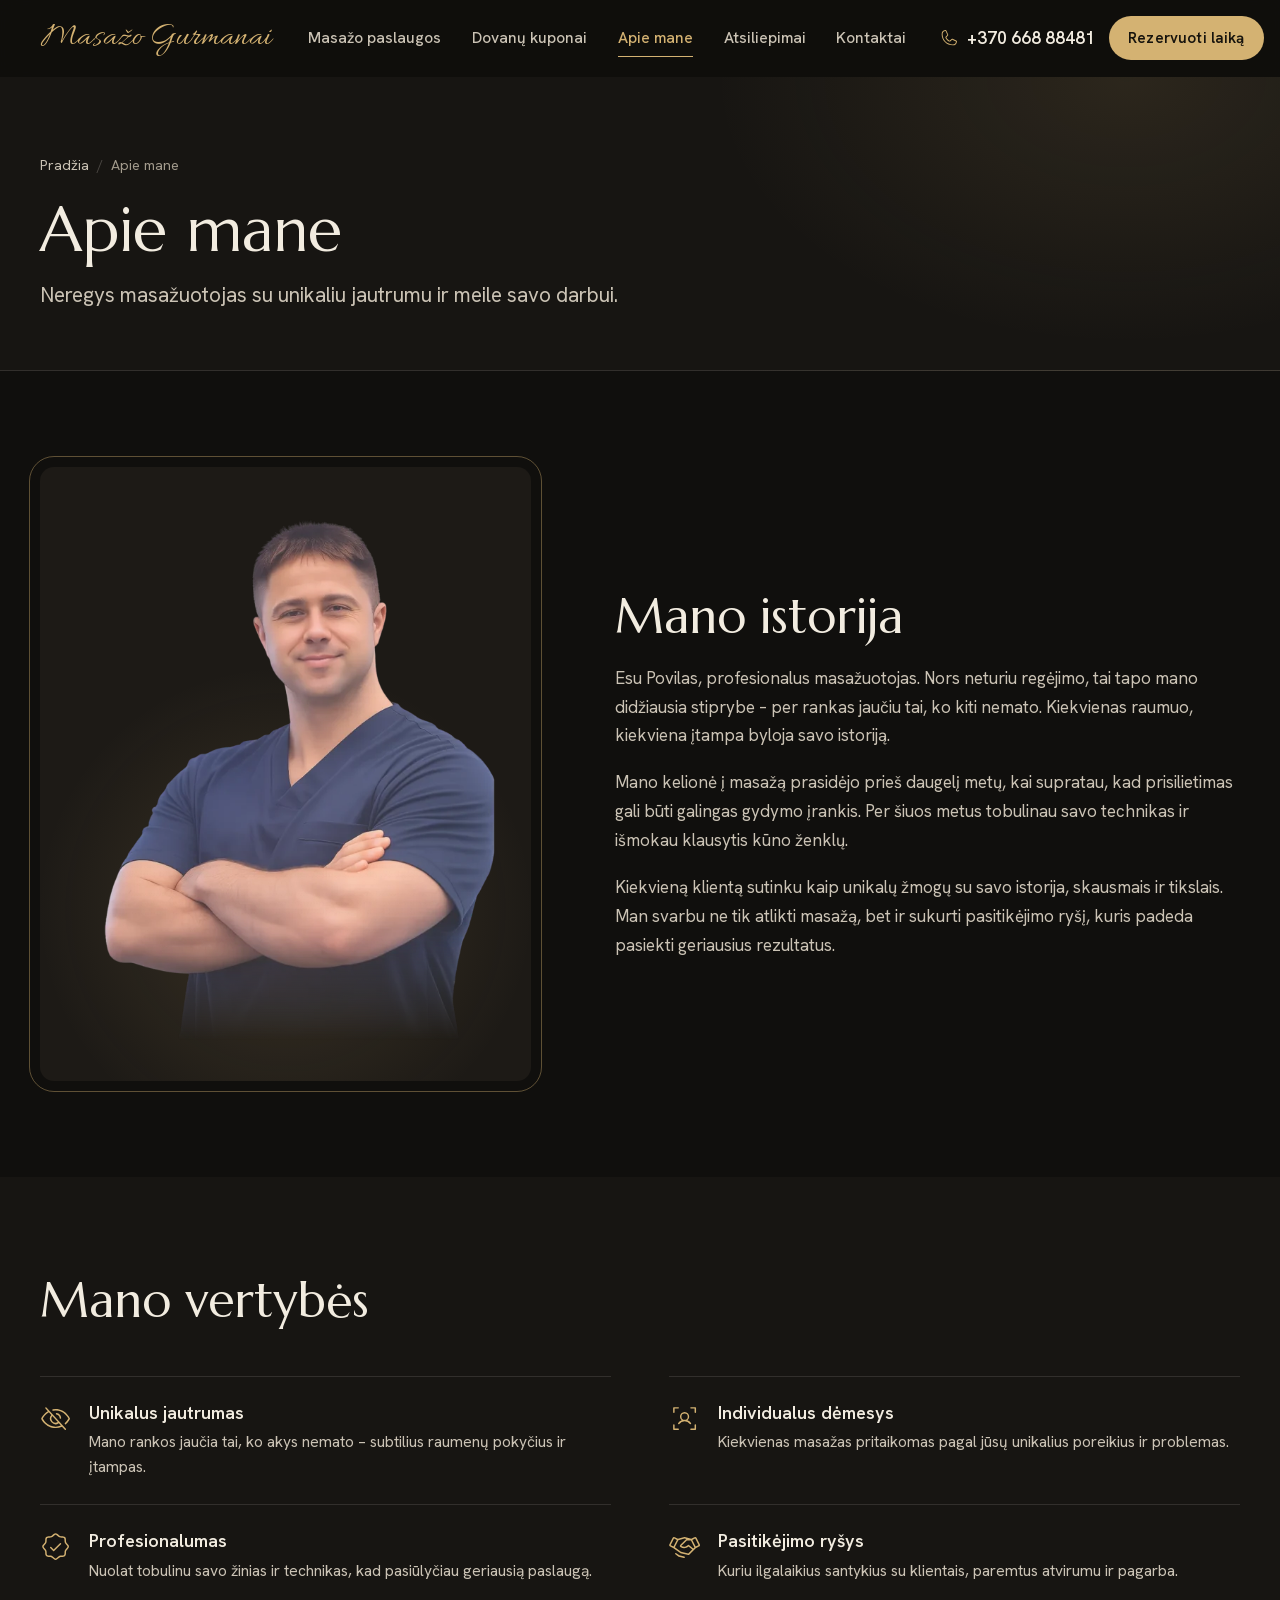
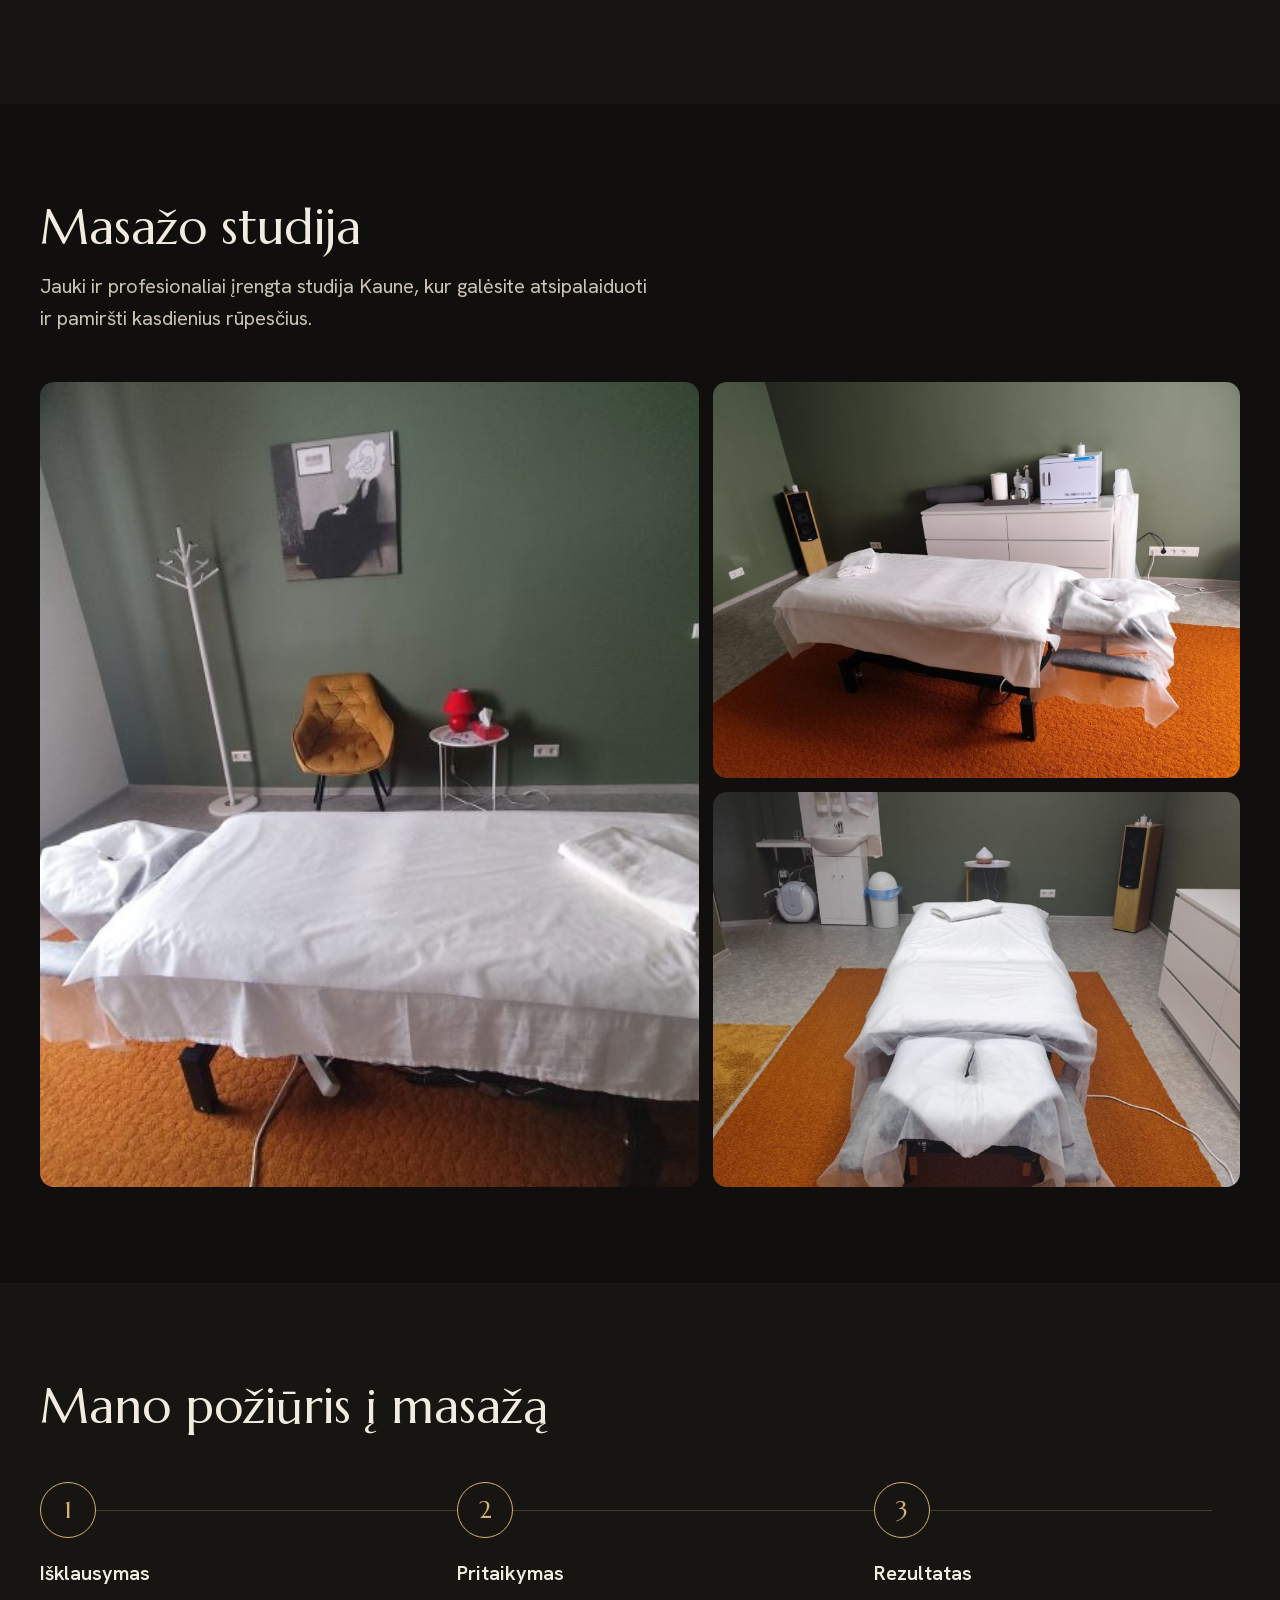
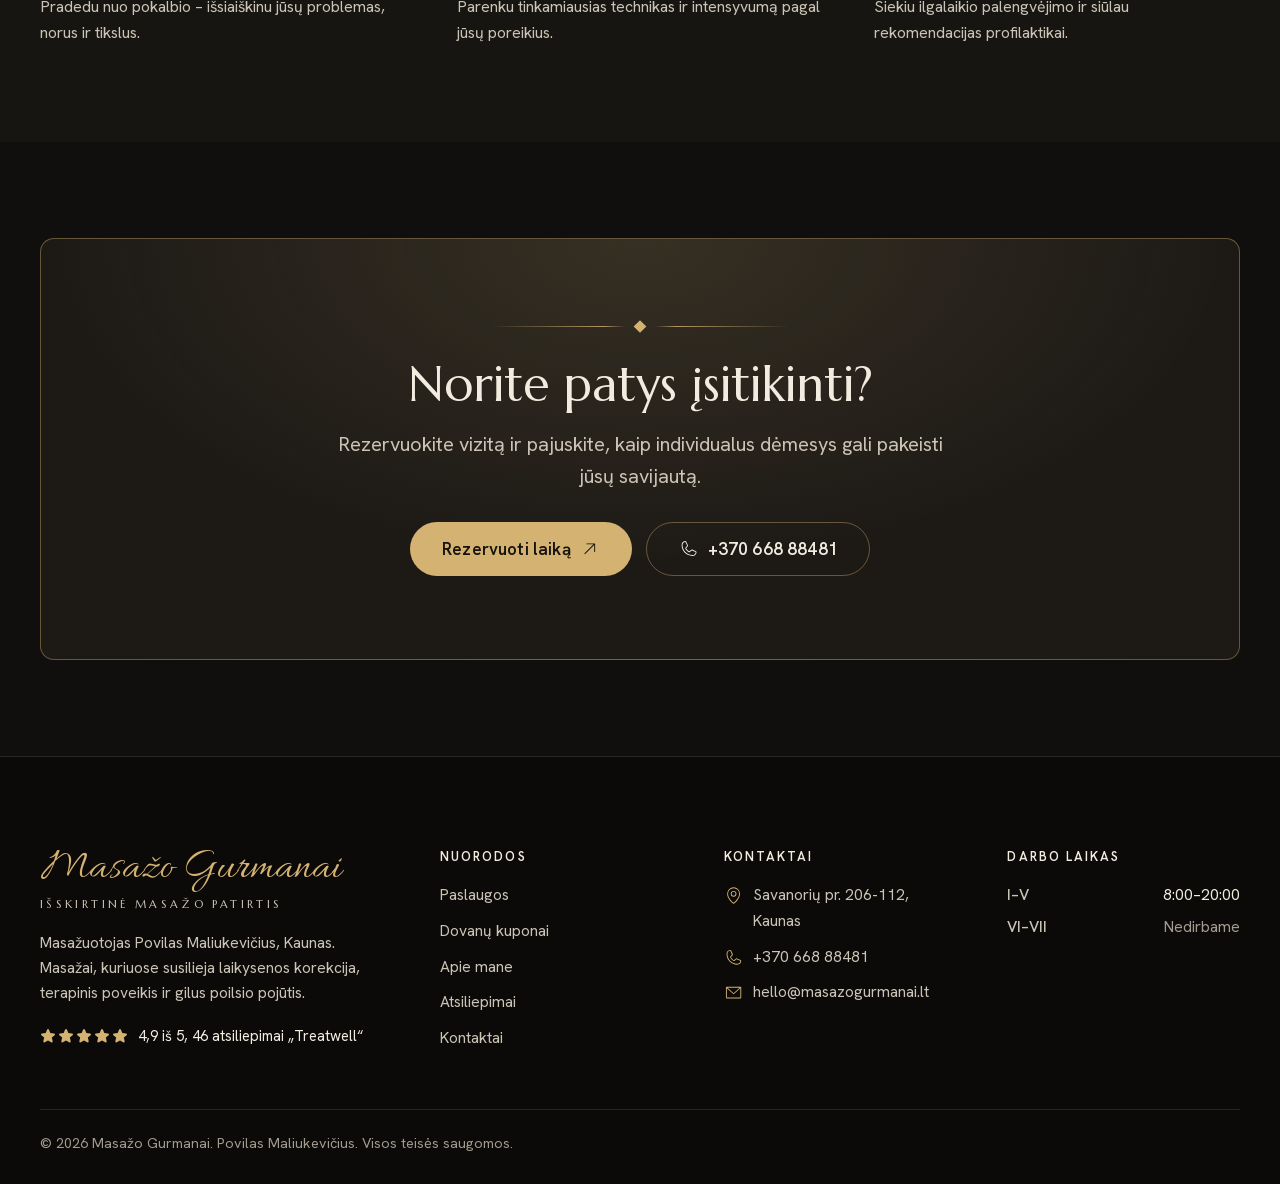
<file: apie/index.html>
<!doctype html>
<html lang="lt-LT">
<head>
	<meta charset="UTF-8">
<meta name="robots" content="noindex, nofollow">
	<meta name="viewport" content="width=device-width, initial-scale=1">
	<title>Apie mane – masažuotojas Povilas Maliukevičius, Kaunas</title>
<link rel="preload" href="https://arvydastry.github.io/masazogurmanaiv2/wp-content/themes/masazo-gurmanai/assets/fonts/hanken-grotesk-latin.woff2" as="font" type="font/woff2" crossorigin>
<link rel="preload" href="https://arvydastry.github.io/masazogurmanaiv2/wp-content/themes/masazo-gurmanai/assets/fonts/hanken-grotesk-latin-ext.woff2" as="font" type="font/woff2" crossorigin>
<link rel="preload" href="https://arvydastry.github.io/masazogurmanaiv2/wp-content/themes/masazo-gurmanai/assets/fonts/marcellus-latin.woff2" as="font" type="font/woff2" crossorigin>
<link rel="preload" href="https://arvydastry.github.io/masazogurmanaiv2/wp-content/themes/masazo-gurmanai/assets/fonts/marcellus-latin-ext.woff2" as="font" type="font/woff2" crossorigin>
<meta name="theme-color" content="#100f0d">
<meta name="description" content="Esu Povilas, neregys masažuotojas Kaune. Per rankas jaučiu tai, ko kiti nemato: kiekvienas masažas pritaikomas individualiai.">
<meta property="og:locale" content="lt_LT">
<meta property="og:site_name" content="Masažo Gurmanai">
<meta property="og:type" content="website">
<meta property="og:title" content="Apie mane – masažuotojas Povilas Maliukevičius, Kaunas">
<meta property="og:description" content="Esu Povilas, neregys masažuotojas Kaune. Per rankas jaučiu tai, ko kiti nemato: kiekvienas masažas pritaikomas individualiai.">
<meta property="og:url" content="https://arvydastry.github.io/masazogurmanaiv2/apie/">
<meta property="og:image" content="https://arvydastry.github.io/masazogurmanaiv2/wp-content/uploads/2026/11/masazo-gurmanai-dalijimuisi.jpg">
<meta name="twitter:card" content="summary_large_image">
<style id="wp-img-auto-sizes-contain-inline-css">
img:is([sizes=auto i],[sizes^="auto," i]){contain-intrinsic-size:3000px 1500px}
/*# sourceURL=wp-img-auto-sizes-contain-inline-css */
</style>
<link rel='stylesheet' id='mg-fonts-css' href='https://arvydastry.github.io/masazogurmanaiv2/wp-content/themes/masazo-gurmanai/assets/css/fonts.css?ver=1794824806' media='all' />
<link rel='stylesheet' id='mg-main-css' href='https://arvydastry.github.io/masazogurmanaiv2/wp-content/themes/masazo-gurmanai/assets/css/main.css?ver=1795429458' media='all' />
<link rel='stylesheet' id='elementor-frontend-css' href='https://arvydastry.github.io/masazogurmanaiv2/wp-content/plugins/elementor/assets/css/frontend.min.css?ver=4.4.1' media='all' />
<style id="elementor-frontend-inline-css">
.e-heading-base a, .e-paragraph-base a { all: unset; cursor: pointer; }.elementor :where(.e-svg-base) { width: var(--e-svg-width, 65px); height: var(--e-svg-height, 65px); }form[data-element_type="e-form"].form-state-success [data-element_type="e-form-success-message"],form[data-element_type="e-form"].form-state-error [data-element_type="e-form-error-message"]{ display: block; }.elementor-edit-mode [data-element_type="e-form-success-message"]:is(.elementor-element-editable, :has(.elementor-element-editable), :has(> .elementor-empty-view)),.elementor-edit-mode [data-element_type="e-form-error-message"]:is(.elementor-element-editable, :has(.elementor-element-editable), :has(> .elementor-empty-view)){ display: block; }.e-background-video { position: relative; overflow: hidden; }.e-background-video__media { position: absolute; inset: 0; width: 100%; height: 100%; object-fit: cover; pointer-events: none; z-index: 0; }.e-background-video__content { position: relative; z-index: 1; flex: 1 1 auto; }.elementor-edit-mode .e-background-video__content.e-atomic-element:has(> .elementor-empty-view) { display: flex; flex-direction: column; flex: 1 1 auto; min-height: 0; }.elementor-edit-mode .e-background-video__content.e-atomic-element:has(> .elementor-empty-view) > .elementor-empty-view.elementor-empty-view { position: relative; flex: 1 1 auto; min-height: 120px; height: auto; width: 100%; }.elementor-edit-mode .e-background-video__content.e-atomic-element:has(> .elementor-empty-view) > .elementor-empty-view > .elementor-first-add { position: absolute; inset: 0; width: 100%; height: 100%; }.e-background-video__controls { z-index: 2; }.e-background-video__play, .e-background-video__pause { appearance: none; -webkit-appearance: none; }.e-background-video.e-background-video--playing .e-background-video__play { display: none; }.e-background-video.e-background-video--paused .e-background-video__pause { display: none; }.e-background-video:not(.e-background-video--playing):not(.e-background-video--paused) .e-background-video__controls,.e-background-video:not(.e-background-video--playing):not(.e-background-video--paused) .e-background-video__play,.e-background-video:not(.e-background-video--playing):not(.e-background-video--paused) .e-background-video__pause { display: none; }.e-accordion-item-header-base { list-style: none; }.e-accordion-item-header-base::-webkit-details-marker { display: none; }.e-accordion-item-base { interpolate-size: allow-keywords; }.e-accordion-item-base::details-content {block-size: 0; overflow: hidden;transition: block-size .3s ease, content-visibility .3s ease allow-discrete;}.e-accordion-item-base[open]::details-content { block-size: auto; }.e-accordion-item-icon-base, .e-accordion-item-icon-open-base { --e-svg-width: auto; --e-svg-height: 100%; }:where(.e-accordion-item-icon-base, .e-accordion-item-icon-open-base) .e-svg-base { max-width: 100%; }.e-accordion-item-icon-base.e-accordion-item-icon-base .e-svg-base svg, .e-accordion-item-icon-open-base.e-accordion-item-icon-open-base .e-svg-base svg { width: auto !important; }.e-accordion-item-icon-base svg, .e-accordion-item-icon-open-base svg { transition: transform .3s ease; }.e-accordion-item-base:not([open]) > summary :is(.e-accordion-item-icon-base, .e-accordion-item-icon-open-base) svg { transform: rotate(var(--e-accordion-icon-rotation-closed)); }.e-accordion-item-base[open] > summary :is(.e-accordion-item-icon-base, .e-accordion-item-icon-open-base) svg { transform: rotate(var(--e-accordion-icon-rotation, 180deg)); }.e-accordion-item-header-base.e-accordion-item-header-base:has(> .e-accordion-item-icon-open-base) { display: grid; grid-template-columns: minmax(0, 1fr) auto; align-items: center; }.e-accordion-item-header-base:has(> .e-accordion-item-icon-open-base) > .e-accordion-item-title-base { grid-column: 1; grid-row: 1; }.e-accordion-item-header-base:has(> .e-accordion-item-icon-open-base) > :is(.e-accordion-item-icon-base, .e-accordion-item-icon-open-base) { grid-column: 2; grid-row: 1; }.e-accordion-item-base .e-accordion-item-icon-open-base.e-accordion-item-icon-open-base { visibility: hidden; }.e-accordion-item-base[open] > summary .e-accordion-item-icon-open-base { visibility: visible; }.e-accordion-item-base[open] > summary:has(.e-accordion-item-icon-open-base) .e-accordion-item-icon-base { visibility: hidden; }.e-list-item-marker-base { --e-svg-width: 0.6em; --e-svg-height: 0.6em; }:where(.e-list-item-marker-base) .e-svg-base { flex-shrink: 0; }.e-list-item-marker-base .e-svg-base svg { display: block; }
/*# sourceURL=elementor-frontend-inline-css */
</style>
<link rel='stylesheet' id='elementor-post-4-css' href='https://arvydastry.github.io/masazogurmanaiv2/wp-content/uploads/elementor/css/post-4.css?ver=1795430384' media='all' />
<link rel='stylesheet' id='elementor-post-43-css' href='https://arvydastry.github.io/masazogurmanaiv2/wp-content/uploads/elementor/css/post-43.css?ver=1795430484' media='all' />
<link rel='stylesheet' id='base-desktop-css' href='https://arvydastry.github.io/masazogurmanaiv2/wp-content/uploads/elementor/css/base-desktop.css?ver=6b0417f0e2244' media='all' />
<link rel='stylesheet' id='base-mobile-css' href='https://arvydastry.github.io/masazogurmanaiv2/wp-content/uploads/elementor/css/base-mobile.css?ver=6b0417f0e2244' media='(max-width:767px)' />
<script id="jquery-core-js" src="https://arvydastry.github.io/masazogurmanaiv2/wp-includes/js/jquery/jquery.min.js?ver=3.7.1"></script>
<script id="jquery-migrate-js" src="https://arvydastry.github.io/masazogurmanaiv2/wp-includes/js/jquery/jquery-migrate.min.js?ver=3.4.1"></script>
<link rel="canonical" href="https://arvydastry.github.io/masazogurmanaiv2/apie/" />
<meta name="generator" content="Elementor 4.4.1; features: e_font_icon_svg, additional_custom_breakpoints; settings: css_print_method-external, google_font-disabled, font_display-swap">
			<style>
				.e-con.e-parent:nth-of-type(n+4):not(.e-lazyloaded):not(.e-no-lazyload),
				.e-con.e-parent:nth-of-type(n+4):not(.e-lazyloaded):not(.e-no-lazyload) * {
					background-image: none !important;
				}
				@media screen and (max-height: 1024px) {
					.e-con.e-parent:nth-of-type(n+3):not(.e-lazyloaded):not(.e-no-lazyload),
					.e-con.e-parent:nth-of-type(n+3):not(.e-lazyloaded):not(.e-no-lazyload) * {
						background-image: none !important;
					}
				}
				@media screen and (max-height: 640px) {
					.e-con.e-parent:nth-of-type(n+2):not(.e-lazyloaded):not(.e-no-lazyload),
					.e-con.e-parent:nth-of-type(n+2):not(.e-lazyloaded):not(.e-no-lazyload) * {
						background-image: none !important;
					}
				}
			</style>
			</head>
<body class="wp-singular page-template-default page page-id-43 wp-embed-responsive wp-theme-masazo-gurmanai mg-site mg-has-mobilebar mg-elementor-page elementor-default elementor-kit-4 elementor-page elementor-page-43">

<a class="mg-skip" href="#turinys">Pereiti prie turinio</a>

	<div class="mg-header-sentinel" aria-hidden="true"></div>
	<header class="mg-header" id="mg-header">
		<div class="mg-container mg-header__in">
			<a class="mg-logo mg-logo--header" href="https://arvydastry.github.io/masazogurmanaiv2/" aria-label="Masažo Gurmanai – pradžios puslapis"><span class="mg-logo__name" aria-hidden="true">Masažo Gurmanai</span></a>
			<nav class="mg-nav" aria-label="Pagrindinis meniu">
				<ul id="menu-pagrindinis-meniu" class="mg-nav__list"><li id="menu-item-51" class="menu-item menu-item-type-post_type menu-item-object-page menu-item-51"><a href="https://arvydastry.github.io/masazogurmanaiv2/paslaugos/">Masažo paslaugos</a></li>
<li id="menu-item-52" class="menu-item menu-item-type-post_type menu-item-object-page menu-item-52"><a href="https://arvydastry.github.io/masazogurmanaiv2/kuponai/">Dovanų kuponai</a></li>
<li id="menu-item-53" class="menu-item menu-item-type-post_type menu-item-object-page current-menu-item page_item page-item-43 current_page_item menu-item-53"><a href="https://arvydastry.github.io/masazogurmanaiv2/apie/" aria-current="page">Apie mane</a></li>
<li id="menu-item-54" class="menu-item menu-item-type-post_type menu-item-object-page menu-item-54"><a href="https://arvydastry.github.io/masazogurmanaiv2/atsiliepimai/">Atsiliepimai</a></li>
<li id="menu-item-55" class="menu-item menu-item-type-post_type menu-item-object-page menu-item-55"><a href="https://arvydastry.github.io/masazogurmanaiv2/kontaktai/">Kontaktai</a></li>
</ul>			</nav>

			<div class="mg-header__actions">
									<a class="mg-header__phone" href="tel:+37066888481">
						<svg class="mg-icon" aria-hidden="true" focusable="false" width="1em" height="1em" xmlns="http://www.w3.org/2000/svg" viewBox="0 0 256 256" fill="currentColor"><path d="M221.59,160.3l-47.24-21.17a14,14,0,0,0-13.28,1.22,4.81,4.81,0,0,0-.56.42l-24.69,21a1.88,1.88,0,0,1-1.68.06c-15.87-7.66-32.31-24-40-39.65a1.91,1.91,0,0,1,0-1.68l21.07-25a6.13,6.13,0,0,0,.42-.58,14,14,0,0,0,1.12-13.27L95.73,34.49a14,14,0,0,0-14.56-8.38A54.24,54.24,0,0,0,34,80c0,78.3,63.7,142,142,142a54.25,54.25,0,0,0,53.89-47.17A14,14,0,0,0,221.59,160.3ZM176,210C104.32,210,46,151.68,46,80A42.23,42.23,0,0,1,82.67,38h.23a2,2,0,0,1,1.84,1.31l21.1,47.11a2,2,0,0,1,0,1.67L84.73,113.15a4.73,4.73,0,0,0-.43.57,14,14,0,0,0-.91,13.73c8.87,18.16,27.17,36.32,45.53,45.19a14,14,0,0,0,13.77-1c.19-.13.38-.27.56-.42l24.68-21a1.92,1.92,0,0,1,1.6-.1l47.25,21.17a2,2,0,0,1,1.21,2A42.24,42.24,0,0,1,176,210Z"/></svg>						<span class="mg-header__phone-num">+370 668 88481</span>
						<span class="mg-sr">Skambinti</span>					</a>
				
				<a class="mg-btn mg-btn--primary mg-btn--sm mg-header__cta" href="https://trea.tw/HVeWMChwFZ2375fuC" data-mg-book="1" data-mg-place="antraste" target="_blank" rel="noopener"><span class="mg-btn__label">Rezervuoti laiką</span><span class="mg-sr"> (atsidaro naujame skirtuke)</span></a>
				<button class="mg-burger" type="button" aria-haspopup="dialog" aria-controls="mg-drawer" data-mg-drawer-open>
					<svg class="mg-icon" aria-hidden="true" focusable="false" width="1em" height="1em" xmlns="http://www.w3.org/2000/svg" viewBox="0 0 256 256" fill="currentColor"><path d="M222,128a6,6,0,0,1-6,6H40a6,6,0,0,1,0-12H216A6,6,0,0,1,222,128ZM40,70H216a6,6,0,0,0,0-12H40a6,6,0,0,0,0,12ZM216,186H40a6,6,0,0,0,0,12H216a6,6,0,0,0,0-12Z"/></svg>					<span class="mg-sr">Atidaryti meniu</span>
				</button>
			</div>
		</div>
	</header>

	<dialog class="mg-drawer" id="mg-drawer" aria-label="Meniu">
		<div class="mg-drawer__head">
			<a class="mg-logo mg-logo--drawer" href="https://arvydastry.github.io/masazogurmanaiv2/" aria-label="Masažo Gurmanai – pradžios puslapis"><span class="mg-logo__name" aria-hidden="true">Masažo Gurmanai</span></a>			<button class="mg-drawer__close" type="button" data-mg-drawer-close autofocus>
				<svg class="mg-icon" aria-hidden="true" focusable="false" width="1em" height="1em" xmlns="http://www.w3.org/2000/svg" viewBox="0 0 256 256" fill="currentColor"><path d="M204.24,195.76a6,6,0,1,1-8.48,8.48L128,136.49,60.24,204.24a6,6,0,0,1-8.48-8.48L119.51,128,51.76,60.24a6,6,0,0,1,8.48-8.48L128,119.51l67.76-67.75a6,6,0,0,1,8.48,8.48L136.49,128Z"/></svg>				<span class="mg-sr">Uždaryti meniu</span>
			</button>
		</div>

		<nav class="mg-drawer__nav" aria-label="Pagrindinis meniu">
			<ul id="menu-pagrindinis-meniu-1" class="mg-drawer__list"><li class="menu-item menu-item-type-post_type menu-item-object-page menu-item-51"><a href="https://arvydastry.github.io/masazogurmanaiv2/paslaugos/">Masažo paslaugos</a></li>
<li class="menu-item menu-item-type-post_type menu-item-object-page menu-item-52"><a href="https://arvydastry.github.io/masazogurmanaiv2/kuponai/">Dovanų kuponai</a></li>
<li class="menu-item menu-item-type-post_type menu-item-object-page current-menu-item page_item page-item-43 current_page_item menu-item-53"><a href="https://arvydastry.github.io/masazogurmanaiv2/apie/" aria-current="page">Apie mane</a></li>
<li class="menu-item menu-item-type-post_type menu-item-object-page menu-item-54"><a href="https://arvydastry.github.io/masazogurmanaiv2/atsiliepimai/">Atsiliepimai</a></li>
<li class="menu-item menu-item-type-post_type menu-item-object-page menu-item-55"><a href="https://arvydastry.github.io/masazogurmanaiv2/kontaktai/">Kontaktai</a></li>
</ul>		</nav>

		<div class="mg-drawer__foot">
			<a class="mg-btn mg-btn--primary" href="https://trea.tw/HVeWMChwFZ2375fuC" data-mg-book="1" data-mg-place="meniu" target="_blank" rel="noopener"><span class="mg-btn__label">Rezervuoti laiką</span><svg class="mg-icon mg-btn__icon" aria-hidden="true" focusable="false" width="1em" height="1em" xmlns="http://www.w3.org/2000/svg" viewBox="0 0 256 256" fill="currentColor"><path d="M198,64V168a6,6,0,0,1-12,0V78.48L68.24,196.24a6,6,0,0,1-8.48-8.48L177.52,70H88a6,6,0,0,1,0-12H192A6,6,0,0,1,198,64Z"/></svg><span class="mg-sr"> (atsidaro naujame skirtuke)</span></a><a class="mg-btn mg-btn--outline" href="tel:+37066888481"><svg class="mg-icon mg-btn__icon" aria-hidden="true" focusable="false" width="1em" height="1em" xmlns="http://www.w3.org/2000/svg" viewBox="0 0 256 256" fill="currentColor"><path d="M221.59,160.3l-47.24-21.17a14,14,0,0,0-13.28,1.22,4.81,4.81,0,0,0-.56.42l-24.69,21a1.88,1.88,0,0,1-1.68.06c-15.87-7.66-32.31-24-40-39.65a1.91,1.91,0,0,1,0-1.68l21.07-25a6.13,6.13,0,0,0,.42-.58,14,14,0,0,0,1.12-13.27L95.73,34.49a14,14,0,0,0-14.56-8.38A54.24,54.24,0,0,0,34,80c0,78.3,63.7,142,142,142a54.25,54.25,0,0,0,53.89-47.17A14,14,0,0,0,221.59,160.3ZM176,210C104.32,210,46,151.68,46,80A42.23,42.23,0,0,1,82.67,38h.23a2,2,0,0,1,1.84,1.31l21.1,47.11a2,2,0,0,1,0,1.67L84.73,113.15a4.73,4.73,0,0,0-.43.57,14,14,0,0,0-.91,13.73c8.87,18.16,27.17,36.32,45.53,45.19a14,14,0,0,0,13.77-1c.19-.13.38-.27.56-.42l24.68-21a1.92,1.92,0,0,1,1.6-.1l47.25,21.17a2,2,0,0,1,1.21,2A42.24,42.24,0,0,1,176,210Z"/></svg><span class="mg-btn__label">+370 668 88481</span></a>			<p class="mg-drawer__meta">
				Savanorių pr. 206-112, Kaunas<br>
				I–V 8:00–20:00			</p>
		</div>
	</dialog>
	<main id="turinys" class="mg-main" tabindex="-1">
			<div data-elementor-type="wp-page" data-elementor-id="43" class="elementor elementor-43">
				<div class="elementor-element elementor-element-9e5151f e-con-full mg-wrap e-flex e-con e-parent" data-id="9e5151f" data-element_type="container" data-e-type="container">
				<div class="elementor-element elementor-element-c8b4fbd elementor-widget elementor-widget-mg-page-hero" data-id="c8b4fbd" data-element_type="widget" data-e-type="widget" data-widget_type="mg-page-hero.default">
					<header class="mg-section mg-pagehero"><div class="mg-container"><nav class="mg-crumbs" aria-label="Kelias iki šio puslapio"><ol><li><a href="https://arvydastry.github.io/masazogurmanaiv2/">Pradžia</a></li><li aria-current="page">Apie mane</li></ol></nav><h1 class="mg-pagehero__title">Apie mane</h1><p class="mg-pagehero__lead">Neregys masažuotojas su unikaliu jautrumu ir meile savo darbui.</p></div></header>				</div>
				</div>
		<div class="elementor-element elementor-element-8b9a932 e-con-full mg-wrap e-flex e-con e-parent" data-id="8b9a932" data-element_type="container" data-e-type="container">
				<div class="elementor-element elementor-element-579adca elementor-widget elementor-widget-mg-split" data-id="579adca" data-element_type="widget" data-e-type="widget" data-widget_type="mg-split.default">
					<section class="mg-section mg-split mg-split--media-left"><div class="mg-container mg-split__in"><figure class="mg-split__media mg-ratio--portrait" data-mg-reveal><img fetchpriority="high" decoding="async" width="904" height="1024" src="https://arvydastry.github.io/masazogurmanaiv2/wp-content/uploads/2026/11/povilas-maliukevicius-portretas-904x1024.webp" class="attachment-large size-large" alt="Masažuotojas Povilas Maliukevičius" sizes="(min-width: 1024px) 560px, 92vw" srcset="https://arvydastry.github.io/masazogurmanaiv2/wp-content/uploads/2026/11/povilas-maliukevicius-portretas-904x1024.webp 904w, https://arvydastry.github.io/masazogurmanaiv2/wp-content/uploads/2026/11/povilas-maliukevicius-portretas-265x300.webp 265w, https://arvydastry.github.io/masazogurmanaiv2/wp-content/uploads/2026/11/povilas-maliukevicius-portretas-768x870.webp 768w, https://arvydastry.github.io/masazogurmanaiv2/wp-content/uploads/2026/11/povilas-maliukevicius-portretas.webp 1324w" /></figure><div class="mg-split__body"><header class="mg-head"><h2 class="mg-title">Mano istorija</h2></header><div class="mg-prose"><p>Esu Povilas, profesionalus masažuotojas. Nors neturiu regėjimo, tai tapo mano didžiausia stiprybe – per rankas jaučiu tai, ko kiti nemato. Kiekvienas raumuo, kiekviena įtampa byloja savo istoriją.</p><p>Mano kelionė į masažą prasidėjo prieš daugelį metų, kai supratau, kad prisilietimas gali būti galingas gydymo įrankis. Per šiuos metus tobulinau savo technikas ir išmokau klausytis kūno ženklų.</p><p>Kiekvieną klientą sutinku kaip unikalų žmogų su savo istorija, skausmais ir tikslais. Man svarbu ne tik atlikti masažą, bet ir sukurti pasitikėjimo ryšį, kuris padeda pasiekti geriausius rezultatus.</p></div></div></div></section>				</div>
				</div>
		<div class="elementor-element elementor-element-556907e e-con-full mg-wrap e-flex e-con e-parent" data-id="556907e" data-element_type="container" data-e-type="container">
				<div class="elementor-element elementor-element-d087a01 elementor-widget elementor-widget-mg-features" data-id="d087a01" data-element_type="widget" data-e-type="widget" data-widget_type="mg-features.default">
					<section class="mg-section mg-features mg-section--alt"><div class="mg-container"><header class="mg-head"><h2 class="mg-title">Mano vertybės</h2></header><ul class="mg-features__list mg-features__list--2"><li class="mg-features__item" data-mg-reveal><span class="mg-features__icon"><svg class="mg-icon" aria-hidden="true" focusable="false" width="1em" height="1em" xmlns="http://www.w3.org/2000/svg" viewBox="0 0 256 256" fill="currentColor"><path d="M52.44,36A6,6,0,0,0,43.56,44L64.44,67c-37.28,21.9-53.23,57-53.92,58.57a6,6,0,0,0,0,4.88c.34.77,8.66,19.22,27.24,37.8C55,185.47,84.62,206,128,206a124.91,124.91,0,0,0,52.57-11.25l23,25.29a6,6,0,0,0,8.88-8.08Zm48.62,71.32,45,49.52a34,34,0,0,1-45-49.52ZM128,194c-31.38,0-58.78-11.42-81.45-33.93A134.57,134.57,0,0,1,22.69,128c4.29-8.2,20.1-35.18,50-51.91L92.89,98.3a46,46,0,0,0,61.35,67.48l17.81,19.6A113.47,113.47,0,0,1,128,194Zm6.4-99.4a6,6,0,0,1,2.25-11.79,46.17,46.17,0,0,1,37.15,40.87,6,6,0,0,1-5.42,6.53l-.56,0a6,6,0,0,1-6-5.45A34.1,34.1,0,0,0,134.4,94.6Zm111.08,35.85c-.41.92-10.37,23-32.86,43.12a6,6,0,1,1-8-8.94A134.07,134.07,0,0,0,233.31,128a134.67,134.67,0,0,0-23.86-32.07C186.78,73.42,159.38,62,128,62a120.19,120.19,0,0,0-19.69,1.6,6,6,0,1,1-2-11.83A131.12,131.12,0,0,1,128,50c43.38,0,73,20.54,90.24,37.76,18.58,18.58,26.9,37,27.24,37.81A6,6,0,0,1,245.48,130.45Z"/></svg></span><div><h3 class="mg-features__title">Unikalus jautrumas</h3><p class="mg-features__text">Mano rankos jaučia tai, ko akys nemato – subtilius raumenų pokyčius ir įtampas.</p></div></li><li class="mg-features__item" data-mg-reveal><span class="mg-features__icon"><svg class="mg-icon" aria-hidden="true" focusable="false" width="1em" height="1em" xmlns="http://www.w3.org/2000/svg" viewBox="0 0 256 256" fill="currentColor"><path d="M222,40V76a6,6,0,0,1-12,0V46H180a6,6,0,0,1,0-12h36A6,6,0,0,1,222,40Zm-6,134a6,6,0,0,0-6,6v30H180a6,6,0,0,0,0,12h36a6,6,0,0,0,6-6V180A6,6,0,0,0,216,174ZM76,210H46V180a6,6,0,0,0-12,0v36a6,6,0,0,0,6,6H76a6,6,0,0,0,0-12ZM40,82a6,6,0,0,0,6-6V46H76a6,6,0,0,0,0-12H40a6,6,0,0,0-6,6V76A6,6,0,0,0,40,82Zm136,92a6,6,0,0,1-4.8-2.4,54,54,0,0,0-86.4,0,6,6,0,1,1-9.6-7.2,65.65,65.65,0,0,1,29.69-22.26,38,38,0,1,1,46.22,0A65.65,65.65,0,0,1,180.8,164.4,6,6,0,0,1,176,174Zm-48-36a26,26,0,1,0-26-26A26,26,0,0,0,128,138Z"/></svg></span><div><h3 class="mg-features__title">Individualus dėmesys</h3><p class="mg-features__text">Kiekvienas masažas pritaikomas pagal jūsų unikalius poreikius ir problemas.</p></div></li><li class="mg-features__item" data-mg-reveal><span class="mg-features__icon"><svg class="mg-icon" aria-hidden="true" focusable="false" width="1em" height="1em" xmlns="http://www.w3.org/2000/svg" viewBox="0 0 256 256" fill="currentColor"><path d="M224.42,104.2c-3.9-4.07-7.93-8.27-9.55-12.18-1.5-3.63-1.58-9-1.67-14.68-.14-9.38-.3-20-7.42-27.12S188,42.94,178.66,42.8c-5.68-.09-11-.17-14.68-1.67-3.91-1.62-8.11-5.65-12.18-9.55C145.16,25.22,137.64,18,128,18s-17.16,7.22-23.8,13.58c-4.07,3.9-8.27,7.93-12.18,9.55-3.63,1.5-9,1.58-14.68,1.67-9.38.14-20,.3-27.12,7.42S42.94,68,42.8,77.34c-.09,5.68-.17,11-1.67,14.68-1.62,3.91-5.65,8.11-9.55,12.18C25.22,110.84,18,118.36,18,128s7.22,17.16,13.58,23.8c3.9,4.07,7.93,8.27,9.55,12.18,1.5,3.63,1.58,9,1.67,14.68.14,9.38.3,20,7.42,27.12S68,213.06,77.34,213.2c5.68.09,11,.17,14.68,1.67,3.91,1.62,8.11,5.65,12.18,9.55C110.84,230.78,118.36,238,128,238s17.16-7.22,23.8-13.58c4.07-3.9,8.27-7.93,12.18-9.55,3.63-1.5,9-1.58,14.68-1.67,9.38-.14,20-.3,27.12-7.42s7.28-17.74,7.42-27.12c.09-5.68.17-11,1.67-14.68,1.62-3.91,5.65-8.11,9.55-12.18C230.78,145.16,238,137.64,238,128S230.78,110.84,224.42,104.2Zm-8.66,39.3c-4.67,4.86-9.5,9.9-12,15.9-2.38,5.74-2.48,12.52-2.58,19.08-.11,7.44-.23,15.14-3.9,18.82s-11.38,3.79-18.82,3.9c-6.56.1-13.34.2-19.08,2.58-6,2.48-11,7.31-15.91,12-5.25,5-10.68,10.24-15.49,10.24s-10.24-5.21-15.5-10.24c-4.86-4.67-9.9-9.5-15.9-12-5.74-2.38-12.52-2.48-19.08-2.58-7.44-.11-15.14-.23-18.82-3.9s-3.79-11.38-3.9-18.82c-.1-6.56-.2-13.34-2.58-19.08-2.48-6-7.31-11-12-15.91C35.21,138.24,30,132.81,30,128s5.21-10.24,10.24-15.5c4.67-4.86,9.5-9.9,12-15.9,2.38-5.74,2.48-12.52,2.58-19.08.11-7.44.23-15.14,3.9-18.82s11.38-3.79,18.82-3.9c6.56-.1,13.34-.2,19.08-2.58,6-2.48,11-7.31,15.91-12C117.76,35.21,123.19,30,128,30s10.24,5.21,15.5,10.24c4.86,4.67,9.9,9.5,15.9,12,5.74,2.38,12.52,2.48,19.08,2.58,7.44.11,15.14.23,18.82,3.9s3.79,11.38,3.9,18.82c.1,6.56.2,13.34,2.58,19.08,2.48,6,7.31,11,12,15.91,5,5.25,10.24,10.68,10.24,15.49S220.79,138.24,215.76,143.5ZM172.24,99.76a6,6,0,0,1,0,8.48l-56,56a6,6,0,0,1-8.48,0l-24-24a6,6,0,0,1,8.48-8.48L112,151.51l51.76-51.75A6,6,0,0,1,172.24,99.76Z"/></svg></span><div><h3 class="mg-features__title">Profesionalumas</h3><p class="mg-features__text">Nuolat tobulinu savo žinias ir technikas, kad pasiūlyčiau geriausią paslaugą.</p></div></li><li class="mg-features__item" data-mg-reveal><span class="mg-features__icon"><svg class="mg-icon" aria-hidden="true" focusable="false" width="1em" height="1em" xmlns="http://www.w3.org/2000/svg" viewBox="0 0 256 256" fill="currentColor"><path d="M252.51,108.8,227,57.75a14,14,0,0,0-18.78-6.27L182.66,64.26,129.53,50.2a6.1,6.1,0,0,0-3.06,0L73.34,64.26,47.79,51.48A14,14,0,0,0,29,57.75L3.49,108.8a14,14,0,0,0,6.26,18.78L36.9,141.16l55.61,39.72a6,6,0,0,0,2,.94l64,16A6.08,6.08,0,0,0,160,198a6,6,0,0,0,4.24-1.76l55.31-55.31,26.7-13.35a14,14,0,0,0,6.26-18.78Zm-53,35.16-35.8-28.68a6,6,0,0,0-8,.45c-18.65,18.79-39.5,16.42-52.79,7.92a2,2,0,0,1-.94-1.5,1.9,1.9,0,0,1,.51-1.55L146.43,78h33.86l28.41,56.82ZM14.11,115.69a2,2,0,0,1,.11-1.52L39.74,63.11a2,2,0,0,1,1.8-1.1,2,2,0,0,1,.89.21l22.21,11.1L37.32,128l-22.21-11.1A2,2,0,0,1,14.11,115.69Zm144.05,69.67-59.6-14.9L47.66,134.1,76.84,75.75,128,62.21l14.8,3.92a5.92,5.92,0,0,0-3,1.57L94.1,112.05a14,14,0,0,0,2.39,21.72c20.22,12.92,44.75,10.49,63.8-5.89L191,152.5Zm83.73-69.67a2,2,0,0,1-1,1.16L218.68,128,191.36,73.32l22.21-11.1a2,2,0,0,1,1.53-.11,2,2,0,0,1,1.16,1l25.52,51.06A2,2,0,0,1,241.89,115.69Zm-112,101.76a6,6,0,0,1-7.27,4.37L80.89,211.39a5.88,5.88,0,0,1-2-.94L52.52,191.64a6,6,0,1,1,7-9.77L84.91,200l40.61,10.15A6,6,0,0,1,129.88,217.45Z"/></svg></span><div><h3 class="mg-features__title">Pasitikėjimo ryšys</h3><p class="mg-features__text">Kuriu ilgalaikius santykius su klientais, paremtus atvirumu ir pagarba.</p></div></li></ul></div></section>				</div>
				</div>
		<div class="elementor-element elementor-element-c188732 e-con-full mg-wrap e-flex e-con e-parent" data-id="c188732" data-element_type="container" data-e-type="container">
				<div class="elementor-element elementor-element-d9e2199 elementor-widget elementor-widget-mg-gallery" data-id="d9e2199" data-element_type="widget" data-e-type="widget" data-widget_type="mg-gallery.default">
					<section class="mg-section mg-gallery"><div class="mg-container"><header class="mg-head"><h2 class="mg-title">Masažo studija</h2><p class="mg-lead">Jauki ir profesionaliai įrengta studija Kaune, kur galėsite atsipalaiduoti ir pamiršti kasdienius rūpesčius.</p></header><ul class="mg-gallery__list mg-gallery__list--3"><li class="mg-gallery__item" data-mg-reveal><a href="https://arvydastry.github.io/masazogurmanaiv2/wp-content/uploads/2026/11/masazo-kabinetas-2.jpg" data-elementor-open-lightbox="yes" data-elementor-lightbox-slideshow="mg-d9e2199" aria-label="Padidinti nuotrauką: Masažo kabinetas žaliomis sienomis: masažo stalas, krėslas ir drabužių kabykla"><img decoding="async" width="1024" height="769" src="https://arvydastry.github.io/masazogurmanaiv2/wp-content/uploads/2026/11/masazo-kabinetas-2-1024x769.jpg" class="attachment-large size-large" alt="Masažo kabinetas žaliomis sienomis: masažo stalas, krėslas ir drabužių kabykla" sizes="(min-width: 1024px) 380px, (min-width: 640px) 46vw, 92vw" srcset="https://arvydastry.github.io/masazogurmanaiv2/wp-content/uploads/2026/11/masazo-kabinetas-2-1024x769.jpg 1024w, https://arvydastry.github.io/masazogurmanaiv2/wp-content/uploads/2026/11/masazo-kabinetas-2-300x225.jpg 300w, https://arvydastry.github.io/masazogurmanaiv2/wp-content/uploads/2026/11/masazo-kabinetas-2-768x577.jpg 768w, https://arvydastry.github.io/masazogurmanaiv2/wp-content/uploads/2026/11/masazo-kabinetas-2-1536x1154.jpg 1536w, https://arvydastry.github.io/masazogurmanaiv2/wp-content/uploads/2026/11/masazo-kabinetas-2.jpg 1900w" /></a></li><li class="mg-gallery__item" data-mg-reveal><a href="https://arvydastry.github.io/masazogurmanaiv2/wp-content/uploads/2026/11/masazo-kabinetas-3.jpg" data-elementor-open-lightbox="yes" data-elementor-lightbox-slideshow="mg-d9e2199" aria-label="Padidinti nuotrauką: Masažo stalas ir komoda su priemonėmis masažo kabinete"><img decoding="async" width="1024" height="768" src="https://arvydastry.github.io/masazogurmanaiv2/wp-content/uploads/2026/11/masazo-kabinetas-3-1024x768.jpg" class="attachment-large size-large" alt="Masažo stalas ir komoda su priemonėmis masažo kabinete" sizes="(min-width: 1024px) 380px, (min-width: 640px) 46vw, 92vw" srcset="https://arvydastry.github.io/masazogurmanaiv2/wp-content/uploads/2026/11/masazo-kabinetas-3-1024x768.jpg 1024w, https://arvydastry.github.io/masazogurmanaiv2/wp-content/uploads/2026/11/masazo-kabinetas-3-300x225.jpg 300w, https://arvydastry.github.io/masazogurmanaiv2/wp-content/uploads/2026/11/masazo-kabinetas-3-768x576.jpg 768w, https://arvydastry.github.io/masazogurmanaiv2/wp-content/uploads/2026/11/masazo-kabinetas-3-1536x1152.jpg 1536w, https://arvydastry.github.io/masazogurmanaiv2/wp-content/uploads/2026/11/masazo-kabinetas-3.jpg 1900w" /></a></li><li class="mg-gallery__item" data-mg-reveal><a href="https://arvydastry.github.io/masazogurmanaiv2/wp-content/uploads/2026/11/masazo-kabinetas-1.jpg" data-elementor-open-lightbox="yes" data-elementor-lightbox-slideshow="mg-d9e2199" aria-label="Padidinti nuotrauką: Masažo kabinetas: masažo stalas ant oranžinio kilimo"><img loading="lazy" decoding="async" width="768" height="1024" src="https://arvydastry.github.io/masazogurmanaiv2/wp-content/uploads/2026/11/masazo-kabinetas-1-768x1024.jpg" class="attachment-large size-large" alt="Masažo kabinetas: masažo stalas ant oranžinio kilimo" sizes="(min-width: 1024px) 380px, (min-width: 640px) 46vw, 92vw" srcset="https://arvydastry.github.io/masazogurmanaiv2/wp-content/uploads/2026/11/masazo-kabinetas-1-768x1024.jpg 768w, https://arvydastry.github.io/masazogurmanaiv2/wp-content/uploads/2026/11/masazo-kabinetas-1-225x300.jpg 225w, https://arvydastry.github.io/masazogurmanaiv2/wp-content/uploads/2026/11/masazo-kabinetas-1-1152x1536.jpg 1152w, https://arvydastry.github.io/masazogurmanaiv2/wp-content/uploads/2026/11/masazo-kabinetas-1.jpg 1350w" /></a></li></ul></div></section>				</div>
				</div>
		<div class="elementor-element elementor-element-fdb4dbd e-con-full mg-wrap e-flex e-con e-parent" data-id="fdb4dbd" data-element_type="container" data-e-type="container">
				<div class="elementor-element elementor-element-031f27c elementor-widget elementor-widget-mg-steps" data-id="031f27c" data-element_type="widget" data-e-type="widget" data-widget_type="mg-steps.default">
					<section class="mg-section mg-steps mg-section--alt"><div class="mg-container"><header class="mg-head"><h2 class="mg-title">Mano požiūris į masažą</h2></header><ol class="mg-steps__list mg-steps__list--3"><li class="mg-steps__item" data-mg-reveal><span class="mg-steps__num" aria-hidden="true">1</span><h3 class="mg-steps__title">Išklausymas</h3><p class="mg-steps__text">Pradedu nuo pokalbio – išsiaiškinu jūsų problemas, norus ir tikslus.</p></li><li class="mg-steps__item" data-mg-reveal><span class="mg-steps__num" aria-hidden="true">2</span><h3 class="mg-steps__title">Pritaikymas</h3><p class="mg-steps__text">Parenku tinkamiausias technikas ir intensyvumą pagal jūsų poreikius.</p></li><li class="mg-steps__item" data-mg-reveal><span class="mg-steps__num" aria-hidden="true">3</span><h3 class="mg-steps__title">Rezultatas</h3><p class="mg-steps__text">Siekiu ilgalaikio palengvėjimo ir siūlau rekomendacijas profilaktikai.</p></li></ol></div></section>				</div>
				</div>
		<div class="elementor-element elementor-element-18d66e2 e-con-full mg-wrap e-flex e-con e-parent" data-id="18d66e2" data-element_type="container" data-e-type="container">
				<div class="elementor-element elementor-element-a278073 elementor-widget elementor-widget-mg-cta" data-id="a278073" data-element_type="widget" data-e-type="widget" data-widget_type="mg-cta.default">
					<section class="mg-section mg-cta"><div class="mg-container"><div class="mg-cta__box" data-mg-reveal><span class="mg-ornament" aria-hidden="true"></span><h2 class="mg-title">Norite patys įsitikinti?</h2><p class="mg-lead">Rezervuokite vizitą ir pajuskite, kaip individualus dėmesys gali pakeisti jūsų savijautą.</p><div class="mg-actions mg-actions--center"><a class="mg-btn mg-btn--primary mg-btn--lg" href="https://trea.tw/HVeWMChwFZ2375fuC" data-mg-book="1" data-mg-place="kvietimas" target="_blank" rel="noopener"><span class="mg-btn__label">Rezervuoti laiką</span><svg class="mg-icon mg-btn__icon" aria-hidden="true" focusable="false" width="1em" height="1em" xmlns="http://www.w3.org/2000/svg" viewBox="0 0 256 256" fill="currentColor"><path d="M198,64V168a6,6,0,0,1-12,0V78.48L68.24,196.24a6,6,0,0,1-8.48-8.48L177.52,70H88a6,6,0,0,1,0-12H192A6,6,0,0,1,198,64Z"/></svg><span class="mg-sr"> (atsidaro naujame skirtuke)</span></a><a class="mg-btn mg-btn--outline mg-btn--lg" href="tel:+37066888481"><svg class="mg-icon mg-btn__icon" aria-hidden="true" focusable="false" width="1em" height="1em" xmlns="http://www.w3.org/2000/svg" viewBox="0 0 256 256" fill="currentColor"><path d="M221.59,160.3l-47.24-21.17a14,14,0,0,0-13.28,1.22,4.81,4.81,0,0,0-.56.42l-24.69,21a1.88,1.88,0,0,1-1.68.06c-15.87-7.66-32.31-24-40-39.65a1.91,1.91,0,0,1,0-1.68l21.07-25a6.13,6.13,0,0,0,.42-.58,14,14,0,0,0,1.12-13.27L95.73,34.49a14,14,0,0,0-14.56-8.38A54.24,54.24,0,0,0,34,80c0,78.3,63.7,142,142,142a54.25,54.25,0,0,0,53.89-47.17A14,14,0,0,0,221.59,160.3ZM176,210C104.32,210,46,151.68,46,80A42.23,42.23,0,0,1,82.67,38h.23a2,2,0,0,1,1.84,1.31l21.1,47.11a2,2,0,0,1,0,1.67L84.73,113.15a4.73,4.73,0,0,0-.43.57,14,14,0,0,0-.91,13.73c8.87,18.16,27.17,36.32,45.53,45.19a14,14,0,0,0,13.77-1c.19-.13.38-.27.56-.42l24.68-21a1.92,1.92,0,0,1,1.6-.1l47.25,21.17a2,2,0,0,1,1.21,2A42.24,42.24,0,0,1,176,210Z"/></svg><span class="mg-btn__label">+370 668 88481</span></a></div></div></div></section>				</div>
				</div>
				</div>
		</main>
	<footer class="mg-footer">
		<div class="mg-container">
			<div class="mg-footer__top">
				<div class="mg-footer__brand">
					<a class="mg-logo mg-logo--footer" href="https://arvydastry.github.io/masazogurmanaiv2/" aria-label="Masažo Gurmanai – pradžios puslapis"><span class="mg-logo__name" aria-hidden="true">Masažo Gurmanai</span><span class="mg-logo__tag" aria-hidden="true">Išskirtinė masažo patirtis</span></a>					<p class="mg-footer__about">Masažuotojas Povilas Maliukevičius, Kaunas. Masažai, kuriuose susilieja laikysenos korekcija, terapinis poveikis ir gilus poilsio pojūtis.</p>

											<a class="mg-footer__rating" href="https://trea.tw/HVeWMChwFZ2375fuC" data-mg-book="1" target="_blank" rel="noopener">
							<span class="mg-stars" aria-hidden="true"><svg class="mg-icon" aria-hidden="true" focusable="false" width="1em" height="1em" xmlns="http://www.w3.org/2000/svg" viewBox="0 0 256 256" fill="currentColor"><path d="M234.29,114.85l-45,38.83L203,211.75a16.4,16.4,0,0,1-24.5,17.82L128,198.49,77.47,229.57A16.4,16.4,0,0,1,53,211.75l13.76-58.07-45-38.83A16.46,16.46,0,0,1,31.08,86l59-4.76,22.76-55.08a16.36,16.36,0,0,1,30.27,0l22.75,55.08,59,4.76a16.46,16.46,0,0,1,9.37,28.86Z"/></svg><svg class="mg-icon" aria-hidden="true" focusable="false" width="1em" height="1em" xmlns="http://www.w3.org/2000/svg" viewBox="0 0 256 256" fill="currentColor"><path d="M234.29,114.85l-45,38.83L203,211.75a16.4,16.4,0,0,1-24.5,17.82L128,198.49,77.47,229.57A16.4,16.4,0,0,1,53,211.75l13.76-58.07-45-38.83A16.46,16.46,0,0,1,31.08,86l59-4.76,22.76-55.08a16.36,16.36,0,0,1,30.27,0l22.75,55.08,59,4.76a16.46,16.46,0,0,1,9.37,28.86Z"/></svg><svg class="mg-icon" aria-hidden="true" focusable="false" width="1em" height="1em" xmlns="http://www.w3.org/2000/svg" viewBox="0 0 256 256" fill="currentColor"><path d="M234.29,114.85l-45,38.83L203,211.75a16.4,16.4,0,0,1-24.5,17.82L128,198.49,77.47,229.57A16.4,16.4,0,0,1,53,211.75l13.76-58.07-45-38.83A16.46,16.46,0,0,1,31.08,86l59-4.76,22.76-55.08a16.36,16.36,0,0,1,30.27,0l22.75,55.08,59,4.76a16.46,16.46,0,0,1,9.37,28.86Z"/></svg><svg class="mg-icon" aria-hidden="true" focusable="false" width="1em" height="1em" xmlns="http://www.w3.org/2000/svg" viewBox="0 0 256 256" fill="currentColor"><path d="M234.29,114.85l-45,38.83L203,211.75a16.4,16.4,0,0,1-24.5,17.82L128,198.49,77.47,229.57A16.4,16.4,0,0,1,53,211.75l13.76-58.07-45-38.83A16.46,16.46,0,0,1,31.08,86l59-4.76,22.76-55.08a16.36,16.36,0,0,1,30.27,0l22.75,55.08,59,4.76a16.46,16.46,0,0,1,9.37,28.86Z"/></svg><svg class="mg-icon" aria-hidden="true" focusable="false" width="1em" height="1em" xmlns="http://www.w3.org/2000/svg" viewBox="0 0 256 256" fill="currentColor"><path d="M234.29,114.85l-45,38.83L203,211.75a16.4,16.4,0,0,1-24.5,17.82L128,198.49,77.47,229.57A16.4,16.4,0,0,1,53,211.75l13.76-58.07-45-38.83A16.46,16.46,0,0,1,31.08,86l59-4.76,22.76-55.08a16.36,16.36,0,0,1,30.27,0l22.75,55.08,59,4.76a16.46,16.46,0,0,1,9.37,28.86Z"/></svg></span>							<span>4,9 iš 5, 46 atsiliepimai „Treatwell“</span>
							<span class="mg-sr"> (atsidaro naujame skirtuke)</span>						</a>
					
									</div>

									<nav class="mg-footer__col" aria-labelledby="mg-footer-nav">
						<h2 class="mg-footer__title" id="mg-footer-nav">Nuorodos</h2>
						<ul id="menu-porastes-meniu" class="mg-footer__list"><li id="menu-item-56" class="menu-item menu-item-type-post_type menu-item-object-page menu-item-56"><a href="https://arvydastry.github.io/masazogurmanaiv2/paslaugos/">Paslaugos</a></li>
<li id="menu-item-57" class="menu-item menu-item-type-post_type menu-item-object-page menu-item-57"><a href="https://arvydastry.github.io/masazogurmanaiv2/kuponai/">Dovanų kuponai</a></li>
<li id="menu-item-58" class="menu-item menu-item-type-post_type menu-item-object-page current-menu-item page_item page-item-43 current_page_item menu-item-58"><a href="https://arvydastry.github.io/masazogurmanaiv2/apie/" aria-current="page">Apie mane</a></li>
<li id="menu-item-59" class="menu-item menu-item-type-post_type menu-item-object-page menu-item-59"><a href="https://arvydastry.github.io/masazogurmanaiv2/atsiliepimai/">Atsiliepimai</a></li>
<li id="menu-item-60" class="menu-item menu-item-type-post_type menu-item-object-page menu-item-60"><a href="https://arvydastry.github.io/masazogurmanaiv2/kontaktai/">Kontaktai</a></li>
</ul>					</nav>
				
				<div class="mg-footer__col">
					<h2 class="mg-footer__title">Kontaktai</h2>
					<ul class="mg-footer__list mg-footer__list--contacts">
						<li>
							<svg class="mg-icon" aria-hidden="true" focusable="false" width="1em" height="1em" xmlns="http://www.w3.org/2000/svg" viewBox="0 0 256 256" fill="currentColor"><path d="M128,66a38,38,0,1,0,38,38A38,38,0,0,0,128,66Zm0,64a26,26,0,1,1,26-26A26,26,0,0,1,128,130Zm0-112a86.1,86.1,0,0,0-86,86c0,30.91,14.34,63.74,41.47,94.94a252.32,252.32,0,0,0,41.09,38,6,6,0,0,0,6.88,0,252.32,252.32,0,0,0,41.09-38c27.13-31.2,41.47-64,41.47-94.94A86.1,86.1,0,0,0,128,18Zm0,206.51C113,212.93,54,163.62,54,104a74,74,0,0,1,148,0C202,163.62,143,212.93,128,224.51Z"/></svg>															<a href="https://www.google.com/maps/search/?api=1&#038;query=Savanori%C5%B3+pr.+206%2C+Kaunas" target="_blank" rel="noopener">
									Savanorių pr. 206-112, Kaunas									<span class="mg-sr"> – atidaryti žemėlapyje (naujame skirtuke)</span>								</a>
													</li>
													<li>
								<svg class="mg-icon" aria-hidden="true" focusable="false" width="1em" height="1em" xmlns="http://www.w3.org/2000/svg" viewBox="0 0 256 256" fill="currentColor"><path d="M221.59,160.3l-47.24-21.17a14,14,0,0,0-13.28,1.22,4.81,4.81,0,0,0-.56.42l-24.69,21a1.88,1.88,0,0,1-1.68.06c-15.87-7.66-32.31-24-40-39.65a1.91,1.91,0,0,1,0-1.68l21.07-25a6.13,6.13,0,0,0,.42-.58,14,14,0,0,0,1.12-13.27L95.73,34.49a14,14,0,0,0-14.56-8.38A54.24,54.24,0,0,0,34,80c0,78.3,63.7,142,142,142a54.25,54.25,0,0,0,53.89-47.17A14,14,0,0,0,221.59,160.3ZM176,210C104.32,210,46,151.68,46,80A42.23,42.23,0,0,1,82.67,38h.23a2,2,0,0,1,1.84,1.31l21.1,47.11a2,2,0,0,1,0,1.67L84.73,113.15a4.73,4.73,0,0,0-.43.57,14,14,0,0,0-.91,13.73c8.87,18.16,27.17,36.32,45.53,45.19a14,14,0,0,0,13.77-1c.19-.13.38-.27.56-.42l24.68-21a1.92,1.92,0,0,1,1.6-.1l47.25,21.17a2,2,0,0,1,1.21,2A42.24,42.24,0,0,1,176,210Z"/></svg>								<a href="tel:+37066888481">+370 668 88481</a>
							</li>
																			<li>
								<svg class="mg-icon" aria-hidden="true" focusable="false" width="1em" height="1em" xmlns="http://www.w3.org/2000/svg" viewBox="0 0 256 256" fill="currentColor"><path d="M224,50H32a6,6,0,0,0-6,6V192a14,14,0,0,0,14,14H216a14,14,0,0,0,14-14V56A6,6,0,0,0,224,50ZM208.58,62,128,135.86,47.42,62ZM216,194H40a2,2,0,0,1-2-2V69.64l86,78.78a6,6,0,0,0,8.1,0L218,69.64V192A2,2,0,0,1,216,194Z"/></svg>								<a href="mailto:&#104;el&#108;o&#064;m&#097;&#115;a&#122;o&#103;&#117;&#114;ma&#110;a&#105;&#046;lt">&#104;&#101;l&#108;&#111;&#064;ma&#115;a&#122;o&#103;ur&#109;&#097;&#110;&#097;&#105;&#046;l&#116;</a>
							</li>
											</ul>
				</div>

				<div class="mg-footer__col">
					<h2 class="mg-footer__title">Darbo laikas</h2>
					<dl class="mg-hours"><div class="mg-hours__row"><dt><span aria-hidden="true">I–V</span><span class="mg-sr">Pirmadienis – penktadienis</span></dt><dd>8:00–20:00</dd></div><div class="mg-hours__row is-closed"><dt><span aria-hidden="true">VI–VII</span><span class="mg-sr">Šeštadienis – sekmadienis</span></dt><dd>Nedirbame</dd></div></dl>				</div>
			</div>

			<div class="mg-footer__bottom">
									<p>© 2026 Masažo Gurmanai. Povilas Maliukevičius. Visos teisės saugomos.</p>
											</div>
		</div>
	</footer>
		<div class="mg-mobilebar" role="region" aria-label="Greita rezervacija">
					<a class="mg-mobilebar__call" href="tel:+37066888481">
				<svg class="mg-icon" aria-hidden="true" focusable="false" width="1em" height="1em" xmlns="http://www.w3.org/2000/svg" viewBox="0 0 256 256" fill="currentColor"><path d="M221.59,160.3l-47.24-21.17a14,14,0,0,0-13.28,1.22,4.81,4.81,0,0,0-.56.42l-24.69,21a1.88,1.88,0,0,1-1.68.06c-15.87-7.66-32.31-24-40-39.65a1.91,1.91,0,0,1,0-1.68l21.07-25a6.13,6.13,0,0,0,.42-.58,14,14,0,0,0,1.12-13.27L95.73,34.49a14,14,0,0,0-14.56-8.38A54.24,54.24,0,0,0,34,80c0,78.3,63.7,142,142,142a54.25,54.25,0,0,0,53.89-47.17A14,14,0,0,0,221.59,160.3ZM176,210C104.32,210,46,151.68,46,80A42.23,42.23,0,0,1,82.67,38h.23a2,2,0,0,1,1.84,1.31l21.1,47.11a2,2,0,0,1,0,1.67L84.73,113.15a4.73,4.73,0,0,0-.43.57,14,14,0,0,0-.91,13.73c8.87,18.16,27.17,36.32,45.53,45.19a14,14,0,0,0,13.77-1c.19-.13.38-.27.56-.42l24.68-21a1.92,1.92,0,0,1,1.6-.1l47.25,21.17a2,2,0,0,1,1.21,2A42.24,42.24,0,0,1,176,210Z"/></svg>				<span>Skambinti</span>
			</a>
				<a class="mg-btn mg-btn--primary mg-mobilebar__book" href="https://trea.tw/HVeWMChwFZ2375fuC" data-mg-book="1" data-mg-place="mobili-juosta" target="_blank" rel="noopener"><span class="mg-btn__label">Rezervuoti laiką</span><svg class="mg-icon mg-btn__icon" aria-hidden="true" focusable="false" width="1em" height="1em" xmlns="http://www.w3.org/2000/svg" viewBox="0 0 256 256" fill="currentColor"><path d="M208,34H182V24a6,6,0,0,0-12,0V34H86V24a6,6,0,0,0-12,0V34H48A14,14,0,0,0,34,48V208a14,14,0,0,0,14,14H208a14,14,0,0,0,14-14V48A14,14,0,0,0,208,34ZM48,46H74V56a6,6,0,0,0,12,0V46h84V56a6,6,0,0,0,12,0V46h26a2,2,0,0,1,2,2V82H46V48A2,2,0,0,1,48,46ZM208,210H48a2,2,0,0,1-2-2V94H210V208A2,2,0,0,1,208,210Zm-39.76-86.24a6,6,0,0,1,0,8.48l-48,48a6,6,0,0,1-8.48,0l-24-24a6,6,0,0,1,8.48-8.48L116,167.51l43.76-43.75A6,6,0,0,1,168.24,123.76Z"/></svg><span class="mg-sr"> (atsidaro naujame skirtuke)</span></a>	</div>
	<script type="speculationrules">
{"prefetch":[{"source":"document","where":{"and":[{"href_matches":"/*"},{"not":{"href_matches":["/wp-*.php","/wp-admin/*","/wp-content/uploads/*","/wp-content/*","/wp-content/plugins/*","/wp-content/themes/masazo-gurmanai/*","/*\\?(.+)"]}},{"not":{"selector_matches":"a[rel~=\"nofollow\"]"}},{"not":{"selector_matches":".no-prefetch, .no-prefetch a"}}]},"eagerness":"conservative"}]}
</script>
			<script>
				( () => {
					const lazyloadRunObserver = () => {
						const lazyloadBackgrounds = document.querySelectorAll( `.e-con.e-parent:not(.e-lazyloaded)` );
						const lazyloadBackgroundObserver = new IntersectionObserver( ( entries ) => {
							entries.forEach( ( entry ) => {
								if ( entry.isIntersecting ) {
									let lazyloadBackground = entry.target;
									if( lazyloadBackground ) {
										lazyloadBackground.classList.add( 'e-lazyloaded' );
									}
									lazyloadBackgroundObserver.unobserve( entry.target );
								}
							});
						}, { rootMargin: '200px 0px 200px 0px' } );
						lazyloadBackgrounds.forEach( ( lazyloadBackground ) => {
							lazyloadBackgroundObserver.observe( lazyloadBackground );
						} );
					};
					const events = [
						'DOMContentLoaded',
						'elementor/lazyload/observe',
					];
					events.forEach( ( event ) => {
						document.addEventListener( event, lazyloadRunObserver );
					} );
				} )();
			</script>
			<script id="mg-main-js-before">
window.mgConfig = {"ga4Event":"rezervacija_treatwell","metaEvent":"Schedule","adsSendTo":"","trackCalls":true};
//# sourceURL=mg-main-js-before
</script>
<script data-wp-strategy="defer" defer id="mg-main-js" src="https://arvydastry.github.io/masazogurmanaiv2/wp-content/themes/masazo-gurmanai/assets/js/main.js?ver=1794827625"></script>
<script id="elementor-webpack-runtime-js" src="https://arvydastry.github.io/masazogurmanaiv2/wp-content/plugins/elementor/assets/js/webpack.runtime.min.js?ver=4.4.1"></script>
<script id="elementor-frontend-modules-js" src="https://arvydastry.github.io/masazogurmanaiv2/wp-content/plugins/elementor/assets/js/frontend-modules.min.js?ver=4.4.1"></script>
<script id="jquery-ui-core-js-before">
jQuery.uiBackCompat = true;
//# sourceURL=jquery-ui-core-js-before
</script>
<script id="jquery-ui-core-js" src="https://arvydastry.github.io/masazogurmanaiv2/wp-includes/js/jquery/ui/core.min.js?ver=1.14.2"></script>
<script id="elementor-frontend-js-before">
var elementorFrontendConfig = {"environmentMode":{"edit":false,"wpPreview":false,"isScriptDebug":false},"i18n":{"shareOnFacebook":"Share on Facebook","shareOnX":"Share on X","pinIt":"Pin it","download":"Download","downloadImage":"Download image","fullscreen":"Fullscreen","zoom":"Zoom","share":"Share","playVideo":"Play Video","previous":"Previous","next":"Next","close":"Close","a11yCarouselPrevSlideMessage":"Previous slide","a11yCarouselNextSlideMessage":"Next slide","a11yCarouselFirstSlideMessage":"This is the first slide","a11yCarouselLastSlideMessage":"This is the last slide","a11yCarouselPaginationBulletMessage":"Go to slide"},"is_rtl":false,"breakpoints":{"xs":0,"sm":480,"md":768,"lg":1025,"xl":1440,"xxl":1600},"responsive":{"breakpoints":{"mobile":{"label":"Mobile Portrait","value":767,"default_value":767,"direction":"max","is_enabled":true},"mobile_extra":{"label":"Mobile Landscape","value":880,"default_value":880,"direction":"max","is_enabled":false},"tablet":{"label":"Tablet Portrait","value":1024,"default_value":1024,"direction":"max","is_enabled":true},"tablet_extra":{"label":"Tablet Landscape","value":1200,"default_value":1200,"direction":"max","is_enabled":false},"laptop":{"label":"Laptop","value":1366,"default_value":1366,"direction":"max","is_enabled":false},"widescreen":{"label":"Widescreen","value":2400,"default_value":2400,"direction":"min","is_enabled":false}},"hasCustomBreakpoints":false},"version":"4.4.1","is_static":false,"experimentalFeatures":{"e_font_icon_svg":true,"additional_custom_breakpoints":true,"container":true,"e_optimized_markup":true,"e_mcp_revision_snapshots":true,"nested-elements":true,"e_atomic_elements":true,"e_opt_in_v4":true,"import-export-customization":true},"urls":{"assets":"https:\/\/arvydastry.github.io\/masazogurmanaiv2\/wp-content\/plugins\/elementor\/assets\/","ajaxurl":"https:\/\/arvydastry.github.io\/masazogurmanaiv2\/wp-admin\/admin-ajax.php","uploadUrl":"https:\/\/arvydastry.github.io\/masazogurmanaiv2\/wp-content\/uploads"},"nonces":{"floatingButtonsClickTracking":"80675bc728","atomicFormsSendForm":"a514fc309c"},"swiperClass":"swiper","settings":{"page":[],"editorPreferences":[]},"kit":{"active_breakpoints":["viewport_mobile","viewport_tablet"],"global_image_lightbox":"yes","lightbox_enable_counter":"yes","lightbox_enable_fullscreen":"yes","lightbox_enable_zoom":"yes","lightbox_enable_share":"yes","lightbox_title_src":"title","lightbox_description_src":"description"},"post":{"id":43,"title":"Apie%20mane%20%E2%80%93%20masa%C5%BEuotojas%20Povilas%20Maliukevi%C4%8Dius%2C%20Kaunas","excerpt":"","featuredImage":false}};
//# sourceURL=elementor-frontend-js-before
</script>
<script id="elementor-frontend-js" src="https://arvydastry.github.io/masazogurmanaiv2/wp-content/plugins/elementor/assets/js/frontend.min.js?ver=4.4.1"></script>
</body>
</html>
</file>
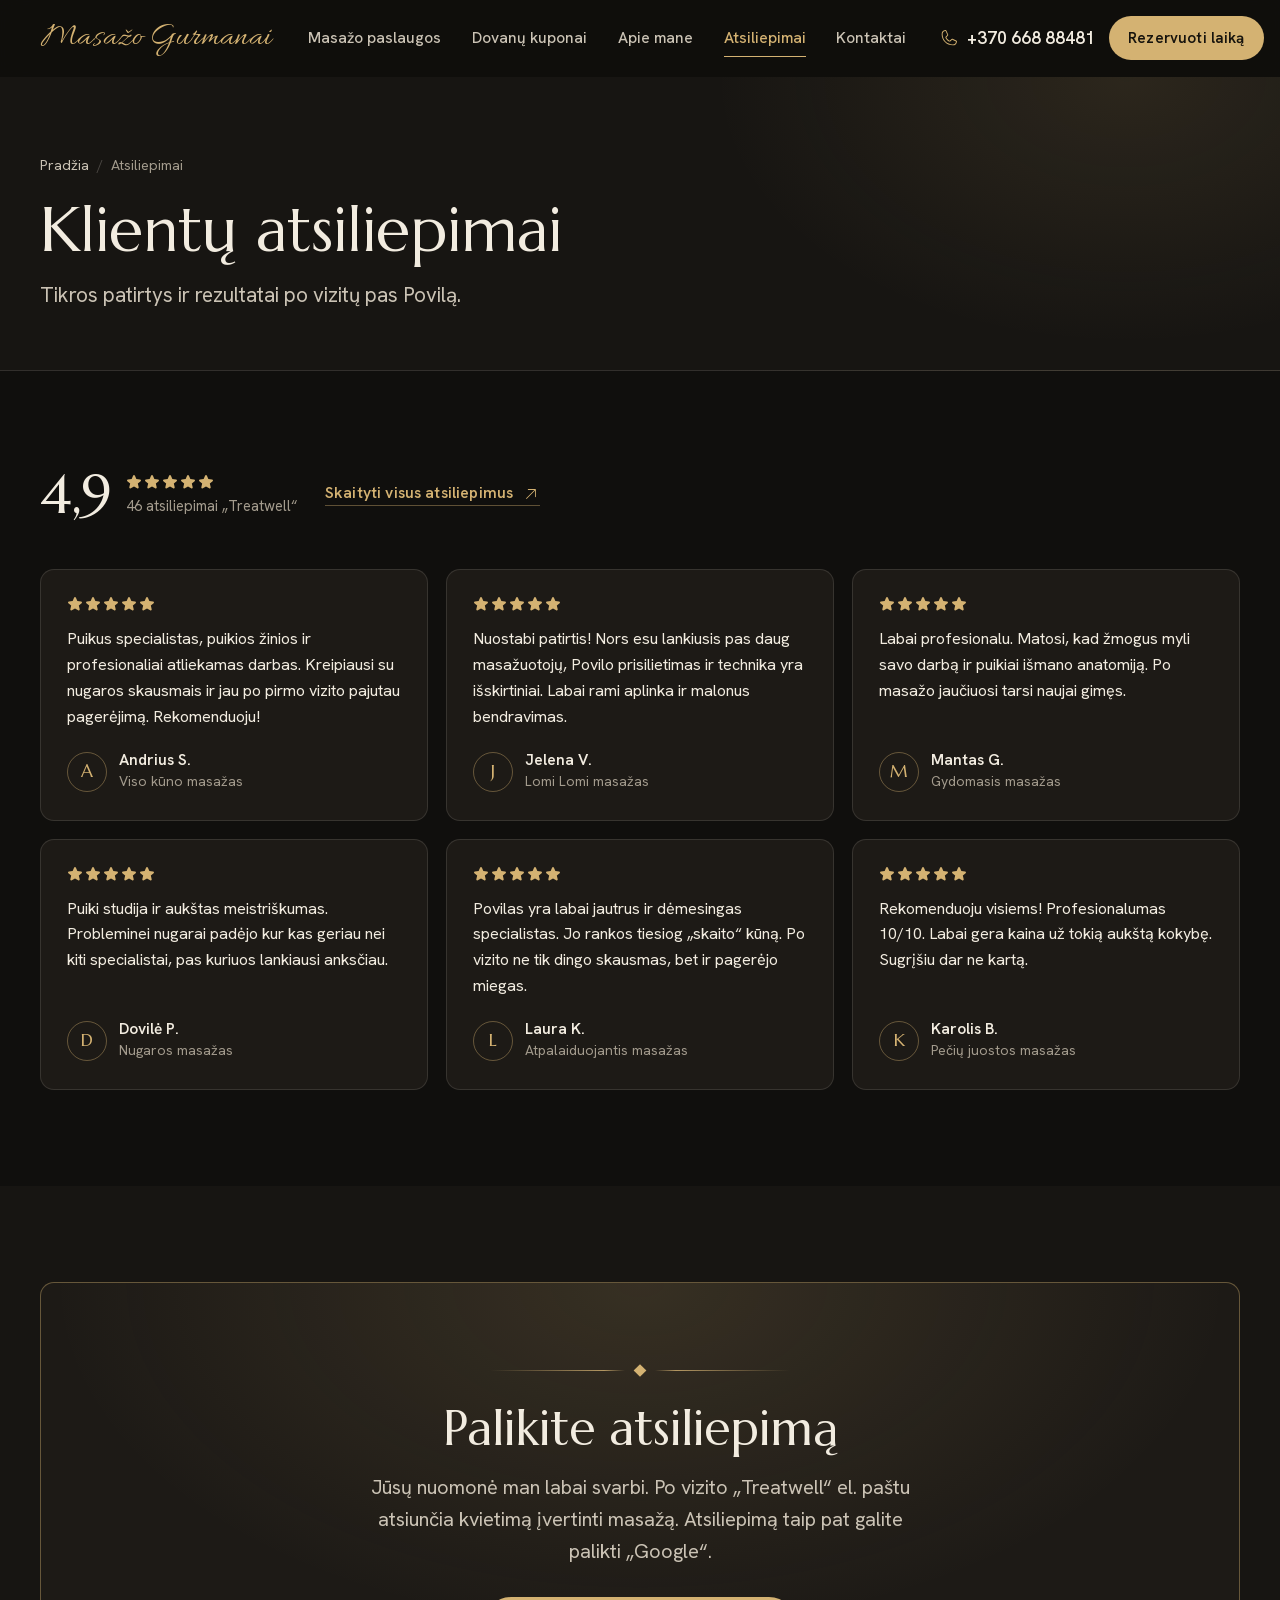
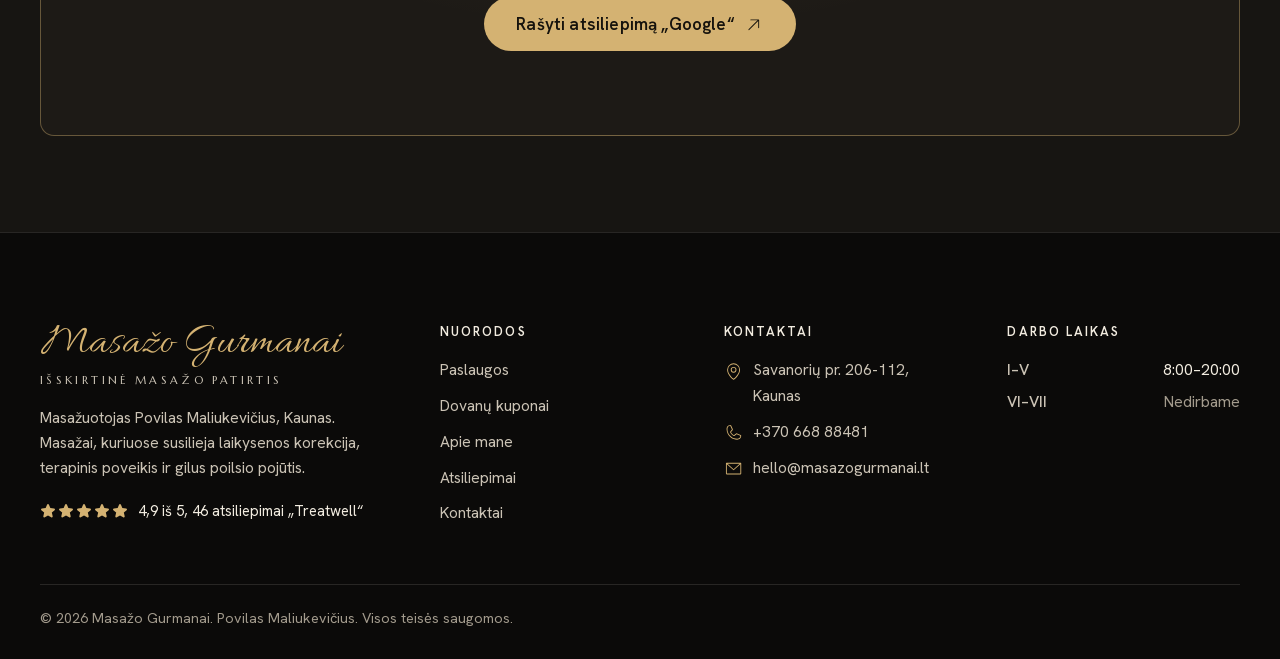
<file: atsiliepimai/index.html>
<!doctype html>
<html lang="lt-LT">
<head>
	<meta charset="UTF-8">
<meta name="robots" content="noindex, nofollow">
	<meta name="viewport" content="width=device-width, initial-scale=1">
	<title>Klientų atsiliepimai – Masažo Gurmanai, Kaunas</title>
<link rel="preload" href="https://arvydastry.github.io/masazogurmanaiv2/wp-content/themes/masazo-gurmanai/assets/fonts/hanken-grotesk-latin.woff2" as="font" type="font/woff2" crossorigin>
<link rel="preload" href="https://arvydastry.github.io/masazogurmanaiv2/wp-content/themes/masazo-gurmanai/assets/fonts/hanken-grotesk-latin-ext.woff2" as="font" type="font/woff2" crossorigin>
<link rel="preload" href="https://arvydastry.github.io/masazogurmanaiv2/wp-content/themes/masazo-gurmanai/assets/fonts/marcellus-latin.woff2" as="font" type="font/woff2" crossorigin>
<link rel="preload" href="https://arvydastry.github.io/masazogurmanaiv2/wp-content/themes/masazo-gurmanai/assets/fonts/marcellus-latin-ext.woff2" as="font" type="font/woff2" crossorigin>
<meta name="theme-color" content="#100f0d">
<meta name="description" content="Skaitykite klientų atsiliepimus apie masažus pas Povilą Maliukevičių Kaune ir „Treatwell“ patvirtintus įvertinimus.">
<meta property="og:locale" content="lt_LT">
<meta property="og:site_name" content="Masažo Gurmanai">
<meta property="og:type" content="website">
<meta property="og:title" content="Klientų atsiliepimai – Masažo Gurmanai, Kaunas">
<meta property="og:description" content="Skaitykite klientų atsiliepimus apie masažus pas Povilą Maliukevičių Kaune ir „Treatwell“ patvirtintus įvertinimus.">
<meta property="og:url" content="https://arvydastry.github.io/masazogurmanaiv2/atsiliepimai/">
<meta property="og:image" content="https://arvydastry.github.io/masazogurmanaiv2/wp-content/uploads/2026/11/masazo-gurmanai-dalijimuisi.jpg">
<meta name="twitter:card" content="summary_large_image">
<style id="wp-img-auto-sizes-contain-inline-css">
img:is([sizes=auto i],[sizes^="auto," i]){contain-intrinsic-size:3000px 1500px}
/*# sourceURL=wp-img-auto-sizes-contain-inline-css */
</style>
<link rel='stylesheet' id='mg-fonts-css' href='https://arvydastry.github.io/masazogurmanaiv2/wp-content/themes/masazo-gurmanai/assets/css/fonts.css?ver=1794824806' media='all' />
<link rel='stylesheet' id='mg-main-css' href='https://arvydastry.github.io/masazogurmanaiv2/wp-content/themes/masazo-gurmanai/assets/css/main.css?ver=1795429458' media='all' />
<link rel='stylesheet' id='elementor-frontend-css' href='https://arvydastry.github.io/masazogurmanaiv2/wp-content/plugins/elementor/assets/css/frontend.min.css?ver=4.4.1' media='all' />
<style id="elementor-frontend-inline-css">
.e-heading-base a, .e-paragraph-base a { all: unset; cursor: pointer; }.elementor :where(.e-svg-base) { width: var(--e-svg-width, 65px); height: var(--e-svg-height, 65px); }form[data-element_type="e-form"].form-state-success [data-element_type="e-form-success-message"],form[data-element_type="e-form"].form-state-error [data-element_type="e-form-error-message"]{ display: block; }.elementor-edit-mode [data-element_type="e-form-success-message"]:is(.elementor-element-editable, :has(.elementor-element-editable), :has(> .elementor-empty-view)),.elementor-edit-mode [data-element_type="e-form-error-message"]:is(.elementor-element-editable, :has(.elementor-element-editable), :has(> .elementor-empty-view)){ display: block; }.e-background-video { position: relative; overflow: hidden; }.e-background-video__media { position: absolute; inset: 0; width: 100%; height: 100%; object-fit: cover; pointer-events: none; z-index: 0; }.e-background-video__content { position: relative; z-index: 1; flex: 1 1 auto; }.elementor-edit-mode .e-background-video__content.e-atomic-element:has(> .elementor-empty-view) { display: flex; flex-direction: column; flex: 1 1 auto; min-height: 0; }.elementor-edit-mode .e-background-video__content.e-atomic-element:has(> .elementor-empty-view) > .elementor-empty-view.elementor-empty-view { position: relative; flex: 1 1 auto; min-height: 120px; height: auto; width: 100%; }.elementor-edit-mode .e-background-video__content.e-atomic-element:has(> .elementor-empty-view) > .elementor-empty-view > .elementor-first-add { position: absolute; inset: 0; width: 100%; height: 100%; }.e-background-video__controls { z-index: 2; }.e-background-video__play, .e-background-video__pause { appearance: none; -webkit-appearance: none; }.e-background-video.e-background-video--playing .e-background-video__play { display: none; }.e-background-video.e-background-video--paused .e-background-video__pause { display: none; }.e-background-video:not(.e-background-video--playing):not(.e-background-video--paused) .e-background-video__controls,.e-background-video:not(.e-background-video--playing):not(.e-background-video--paused) .e-background-video__play,.e-background-video:not(.e-background-video--playing):not(.e-background-video--paused) .e-background-video__pause { display: none; }.e-accordion-item-header-base { list-style: none; }.e-accordion-item-header-base::-webkit-details-marker { display: none; }.e-accordion-item-base { interpolate-size: allow-keywords; }.e-accordion-item-base::details-content {block-size: 0; overflow: hidden;transition: block-size .3s ease, content-visibility .3s ease allow-discrete;}.e-accordion-item-base[open]::details-content { block-size: auto; }.e-accordion-item-icon-base, .e-accordion-item-icon-open-base { --e-svg-width: auto; --e-svg-height: 100%; }:where(.e-accordion-item-icon-base, .e-accordion-item-icon-open-base) .e-svg-base { max-width: 100%; }.e-accordion-item-icon-base.e-accordion-item-icon-base .e-svg-base svg, .e-accordion-item-icon-open-base.e-accordion-item-icon-open-base .e-svg-base svg { width: auto !important; }.e-accordion-item-icon-base svg, .e-accordion-item-icon-open-base svg { transition: transform .3s ease; }.e-accordion-item-base:not([open]) > summary :is(.e-accordion-item-icon-base, .e-accordion-item-icon-open-base) svg { transform: rotate(var(--e-accordion-icon-rotation-closed)); }.e-accordion-item-base[open] > summary :is(.e-accordion-item-icon-base, .e-accordion-item-icon-open-base) svg { transform: rotate(var(--e-accordion-icon-rotation, 180deg)); }.e-accordion-item-header-base.e-accordion-item-header-base:has(> .e-accordion-item-icon-open-base) { display: grid; grid-template-columns: minmax(0, 1fr) auto; align-items: center; }.e-accordion-item-header-base:has(> .e-accordion-item-icon-open-base) > .e-accordion-item-title-base { grid-column: 1; grid-row: 1; }.e-accordion-item-header-base:has(> .e-accordion-item-icon-open-base) > :is(.e-accordion-item-icon-base, .e-accordion-item-icon-open-base) { grid-column: 2; grid-row: 1; }.e-accordion-item-base .e-accordion-item-icon-open-base.e-accordion-item-icon-open-base { visibility: hidden; }.e-accordion-item-base[open] > summary .e-accordion-item-icon-open-base { visibility: visible; }.e-accordion-item-base[open] > summary:has(.e-accordion-item-icon-open-base) .e-accordion-item-icon-base { visibility: hidden; }.e-list-item-marker-base { --e-svg-width: 0.6em; --e-svg-height: 0.6em; }:where(.e-list-item-marker-base) .e-svg-base { flex-shrink: 0; }.e-list-item-marker-base .e-svg-base svg { display: block; }
/*# sourceURL=elementor-frontend-inline-css */
</style>
<link rel='stylesheet' id='elementor-post-4-css' href='https://arvydastry.github.io/masazogurmanaiv2/wp-content/uploads/elementor/css/post-4.css?ver=1795430384' media='all' />
<link rel='stylesheet' id='elementor-post-47-css' href='https://arvydastry.github.io/masazogurmanaiv2/wp-content/uploads/elementor/css/post-47.css?ver=1795430484' media='all' />
<link rel='stylesheet' id='base-desktop-css' href='https://arvydastry.github.io/masazogurmanaiv2/wp-content/uploads/elementor/css/base-desktop.css?ver=6b0417f0e2244' media='all' />
<link rel='stylesheet' id='base-mobile-css' href='https://arvydastry.github.io/masazogurmanaiv2/wp-content/uploads/elementor/css/base-mobile.css?ver=6b0417f0e2244' media='(max-width:767px)' />
<script id="jquery-core-js" src="https://arvydastry.github.io/masazogurmanaiv2/wp-includes/js/jquery/jquery.min.js?ver=3.7.1"></script>
<script id="jquery-migrate-js" src="https://arvydastry.github.io/masazogurmanaiv2/wp-includes/js/jquery/jquery-migrate.min.js?ver=3.4.1"></script>
<link rel="canonical" href="https://arvydastry.github.io/masazogurmanaiv2/atsiliepimai/" />
<meta name="generator" content="Elementor 4.4.1; features: e_font_icon_svg, additional_custom_breakpoints; settings: css_print_method-external, google_font-disabled, font_display-swap">
			<style>
				.e-con.e-parent:nth-of-type(n+4):not(.e-lazyloaded):not(.e-no-lazyload),
				.e-con.e-parent:nth-of-type(n+4):not(.e-lazyloaded):not(.e-no-lazyload) * {
					background-image: none !important;
				}
				@media screen and (max-height: 1024px) {
					.e-con.e-parent:nth-of-type(n+3):not(.e-lazyloaded):not(.e-no-lazyload),
					.e-con.e-parent:nth-of-type(n+3):not(.e-lazyloaded):not(.e-no-lazyload) * {
						background-image: none !important;
					}
				}
				@media screen and (max-height: 640px) {
					.e-con.e-parent:nth-of-type(n+2):not(.e-lazyloaded):not(.e-no-lazyload),
					.e-con.e-parent:nth-of-type(n+2):not(.e-lazyloaded):not(.e-no-lazyload) * {
						background-image: none !important;
					}
				}
			</style>
			</head>
<body class="wp-singular page-template-default page page-id-47 wp-embed-responsive wp-theme-masazo-gurmanai mg-site mg-has-mobilebar mg-elementor-page elementor-default elementor-kit-4 elementor-page elementor-page-47">

<a class="mg-skip" href="#turinys">Pereiti prie turinio</a>

	<div class="mg-header-sentinel" aria-hidden="true"></div>
	<header class="mg-header" id="mg-header">
		<div class="mg-container mg-header__in">
			<a class="mg-logo mg-logo--header" href="https://arvydastry.github.io/masazogurmanaiv2/" aria-label="Masažo Gurmanai – pradžios puslapis"><span class="mg-logo__name" aria-hidden="true">Masažo Gurmanai</span></a>
			<nav class="mg-nav" aria-label="Pagrindinis meniu">
				<ul id="menu-pagrindinis-meniu" class="mg-nav__list"><li id="menu-item-51" class="menu-item menu-item-type-post_type menu-item-object-page menu-item-51"><a href="https://arvydastry.github.io/masazogurmanaiv2/paslaugos/">Masažo paslaugos</a></li>
<li id="menu-item-52" class="menu-item menu-item-type-post_type menu-item-object-page menu-item-52"><a href="https://arvydastry.github.io/masazogurmanaiv2/kuponai/">Dovanų kuponai</a></li>
<li id="menu-item-53" class="menu-item menu-item-type-post_type menu-item-object-page menu-item-53"><a href="https://arvydastry.github.io/masazogurmanaiv2/apie/">Apie mane</a></li>
<li id="menu-item-54" class="menu-item menu-item-type-post_type menu-item-object-page current-menu-item page_item page-item-47 current_page_item menu-item-54"><a href="https://arvydastry.github.io/masazogurmanaiv2/atsiliepimai/" aria-current="page">Atsiliepimai</a></li>
<li id="menu-item-55" class="menu-item menu-item-type-post_type menu-item-object-page menu-item-55"><a href="https://arvydastry.github.io/masazogurmanaiv2/kontaktai/">Kontaktai</a></li>
</ul>			</nav>

			<div class="mg-header__actions">
									<a class="mg-header__phone" href="tel:+37066888481">
						<svg class="mg-icon" aria-hidden="true" focusable="false" width="1em" height="1em" xmlns="http://www.w3.org/2000/svg" viewBox="0 0 256 256" fill="currentColor"><path d="M221.59,160.3l-47.24-21.17a14,14,0,0,0-13.28,1.22,4.81,4.81,0,0,0-.56.42l-24.69,21a1.88,1.88,0,0,1-1.68.06c-15.87-7.66-32.31-24-40-39.65a1.91,1.91,0,0,1,0-1.68l21.07-25a6.13,6.13,0,0,0,.42-.58,14,14,0,0,0,1.12-13.27L95.73,34.49a14,14,0,0,0-14.56-8.38A54.24,54.24,0,0,0,34,80c0,78.3,63.7,142,142,142a54.25,54.25,0,0,0,53.89-47.17A14,14,0,0,0,221.59,160.3ZM176,210C104.32,210,46,151.68,46,80A42.23,42.23,0,0,1,82.67,38h.23a2,2,0,0,1,1.84,1.31l21.1,47.11a2,2,0,0,1,0,1.67L84.73,113.15a4.73,4.73,0,0,0-.43.57,14,14,0,0,0-.91,13.73c8.87,18.16,27.17,36.32,45.53,45.19a14,14,0,0,0,13.77-1c.19-.13.38-.27.56-.42l24.68-21a1.92,1.92,0,0,1,1.6-.1l47.25,21.17a2,2,0,0,1,1.21,2A42.24,42.24,0,0,1,176,210Z"/></svg>						<span class="mg-header__phone-num">+370 668 88481</span>
						<span class="mg-sr">Skambinti</span>					</a>
				
				<a class="mg-btn mg-btn--primary mg-btn--sm mg-header__cta" href="https://trea.tw/HVeWMChwFZ2375fuC" data-mg-book="1" data-mg-place="antraste" target="_blank" rel="noopener"><span class="mg-btn__label">Rezervuoti laiką</span><span class="mg-sr"> (atsidaro naujame skirtuke)</span></a>
				<button class="mg-burger" type="button" aria-haspopup="dialog" aria-controls="mg-drawer" data-mg-drawer-open>
					<svg class="mg-icon" aria-hidden="true" focusable="false" width="1em" height="1em" xmlns="http://www.w3.org/2000/svg" viewBox="0 0 256 256" fill="currentColor"><path d="M222,128a6,6,0,0,1-6,6H40a6,6,0,0,1,0-12H216A6,6,0,0,1,222,128ZM40,70H216a6,6,0,0,0,0-12H40a6,6,0,0,0,0,12ZM216,186H40a6,6,0,0,0,0,12H216a6,6,0,0,0,0-12Z"/></svg>					<span class="mg-sr">Atidaryti meniu</span>
				</button>
			</div>
		</div>
	</header>

	<dialog class="mg-drawer" id="mg-drawer" aria-label="Meniu">
		<div class="mg-drawer__head">
			<a class="mg-logo mg-logo--drawer" href="https://arvydastry.github.io/masazogurmanaiv2/" aria-label="Masažo Gurmanai – pradžios puslapis"><span class="mg-logo__name" aria-hidden="true">Masažo Gurmanai</span></a>			<button class="mg-drawer__close" type="button" data-mg-drawer-close autofocus>
				<svg class="mg-icon" aria-hidden="true" focusable="false" width="1em" height="1em" xmlns="http://www.w3.org/2000/svg" viewBox="0 0 256 256" fill="currentColor"><path d="M204.24,195.76a6,6,0,1,1-8.48,8.48L128,136.49,60.24,204.24a6,6,0,0,1-8.48-8.48L119.51,128,51.76,60.24a6,6,0,0,1,8.48-8.48L128,119.51l67.76-67.75a6,6,0,0,1,8.48,8.48L136.49,128Z"/></svg>				<span class="mg-sr">Uždaryti meniu</span>
			</button>
		</div>

		<nav class="mg-drawer__nav" aria-label="Pagrindinis meniu">
			<ul id="menu-pagrindinis-meniu-1" class="mg-drawer__list"><li class="menu-item menu-item-type-post_type menu-item-object-page menu-item-51"><a href="https://arvydastry.github.io/masazogurmanaiv2/paslaugos/">Masažo paslaugos</a></li>
<li class="menu-item menu-item-type-post_type menu-item-object-page menu-item-52"><a href="https://arvydastry.github.io/masazogurmanaiv2/kuponai/">Dovanų kuponai</a></li>
<li class="menu-item menu-item-type-post_type menu-item-object-page menu-item-53"><a href="https://arvydastry.github.io/masazogurmanaiv2/apie/">Apie mane</a></li>
<li class="menu-item menu-item-type-post_type menu-item-object-page current-menu-item page_item page-item-47 current_page_item menu-item-54"><a href="https://arvydastry.github.io/masazogurmanaiv2/atsiliepimai/" aria-current="page">Atsiliepimai</a></li>
<li class="menu-item menu-item-type-post_type menu-item-object-page menu-item-55"><a href="https://arvydastry.github.io/masazogurmanaiv2/kontaktai/">Kontaktai</a></li>
</ul>		</nav>

		<div class="mg-drawer__foot">
			<a class="mg-btn mg-btn--primary" href="https://trea.tw/HVeWMChwFZ2375fuC" data-mg-book="1" data-mg-place="meniu" target="_blank" rel="noopener"><span class="mg-btn__label">Rezervuoti laiką</span><svg class="mg-icon mg-btn__icon" aria-hidden="true" focusable="false" width="1em" height="1em" xmlns="http://www.w3.org/2000/svg" viewBox="0 0 256 256" fill="currentColor"><path d="M198,64V168a6,6,0,0,1-12,0V78.48L68.24,196.24a6,6,0,0,1-8.48-8.48L177.52,70H88a6,6,0,0,1,0-12H192A6,6,0,0,1,198,64Z"/></svg><span class="mg-sr"> (atsidaro naujame skirtuke)</span></a><a class="mg-btn mg-btn--outline" href="tel:+37066888481"><svg class="mg-icon mg-btn__icon" aria-hidden="true" focusable="false" width="1em" height="1em" xmlns="http://www.w3.org/2000/svg" viewBox="0 0 256 256" fill="currentColor"><path d="M221.59,160.3l-47.24-21.17a14,14,0,0,0-13.28,1.22,4.81,4.81,0,0,0-.56.42l-24.69,21a1.88,1.88,0,0,1-1.68.06c-15.87-7.66-32.31-24-40-39.65a1.91,1.91,0,0,1,0-1.68l21.07-25a6.13,6.13,0,0,0,.42-.58,14,14,0,0,0,1.12-13.27L95.73,34.49a14,14,0,0,0-14.56-8.38A54.24,54.24,0,0,0,34,80c0,78.3,63.7,142,142,142a54.25,54.25,0,0,0,53.89-47.17A14,14,0,0,0,221.59,160.3ZM176,210C104.32,210,46,151.68,46,80A42.23,42.23,0,0,1,82.67,38h.23a2,2,0,0,1,1.84,1.31l21.1,47.11a2,2,0,0,1,0,1.67L84.73,113.15a4.73,4.73,0,0,0-.43.57,14,14,0,0,0-.91,13.73c8.87,18.16,27.17,36.32,45.53,45.19a14,14,0,0,0,13.77-1c.19-.13.38-.27.56-.42l24.68-21a1.92,1.92,0,0,1,1.6-.1l47.25,21.17a2,2,0,0,1,1.21,2A42.24,42.24,0,0,1,176,210Z"/></svg><span class="mg-btn__label">+370 668 88481</span></a>			<p class="mg-drawer__meta">
				Savanorių pr. 206-112, Kaunas<br>
				I–V 8:00–20:00			</p>
		</div>
	</dialog>
	<main id="turinys" class="mg-main" tabindex="-1">
			<div data-elementor-type="wp-page" data-elementor-id="47" class="elementor elementor-47">
				<div class="elementor-element elementor-element-db885ae e-con-full mg-wrap e-flex e-con e-parent" data-id="db885ae" data-element_type="container" data-e-type="container">
				<div class="elementor-element elementor-element-7a0f30e elementor-widget elementor-widget-mg-page-hero" data-id="7a0f30e" data-element_type="widget" data-e-type="widget" data-widget_type="mg-page-hero.default">
					<header class="mg-section mg-pagehero"><div class="mg-container"><nav class="mg-crumbs" aria-label="Kelias iki šio puslapio"><ol><li><a href="https://arvydastry.github.io/masazogurmanaiv2/">Pradžia</a></li><li aria-current="page">Atsiliepimai</li></ol></nav><h1 class="mg-pagehero__title">Klientų atsiliepimai</h1><p class="mg-pagehero__lead">Tikros patirtys ir rezultatai po vizitų pas Povilą.</p></div></header>				</div>
				</div>
		<div class="elementor-element elementor-element-01ee3d5 e-con-full mg-wrap e-flex e-con e-parent" data-id="01ee3d5" data-element_type="container" data-e-type="container">
				<div class="elementor-element elementor-element-28092ef elementor-widget elementor-widget-mg-reviews" data-id="28092ef" data-element_type="widget" data-e-type="widget" data-widget_type="mg-reviews.default">
					<section class="mg-section mg-reviews"><div class="mg-container"><div class="mg-reviews__top"><div class="mg-reviews__rating"><div class="mg-rating"><span class="mg-rating__value">4,9</span><span class="mg-rating__side"><span class="mg-stars" aria-hidden="true"><svg class="mg-icon" aria-hidden="true" focusable="false" width="1em" height="1em" xmlns="http://www.w3.org/2000/svg" viewBox="0 0 256 256" fill="currentColor"><path d="M234.29,114.85l-45,38.83L203,211.75a16.4,16.4,0,0,1-24.5,17.82L128,198.49,77.47,229.57A16.4,16.4,0,0,1,53,211.75l13.76-58.07-45-38.83A16.46,16.46,0,0,1,31.08,86l59-4.76,22.76-55.08a16.36,16.36,0,0,1,30.27,0l22.75,55.08,59,4.76a16.46,16.46,0,0,1,9.37,28.86Z"/></svg><svg class="mg-icon" aria-hidden="true" focusable="false" width="1em" height="1em" xmlns="http://www.w3.org/2000/svg" viewBox="0 0 256 256" fill="currentColor"><path d="M234.29,114.85l-45,38.83L203,211.75a16.4,16.4,0,0,1-24.5,17.82L128,198.49,77.47,229.57A16.4,16.4,0,0,1,53,211.75l13.76-58.07-45-38.83A16.46,16.46,0,0,1,31.08,86l59-4.76,22.76-55.08a16.36,16.36,0,0,1,30.27,0l22.75,55.08,59,4.76a16.46,16.46,0,0,1,9.37,28.86Z"/></svg><svg class="mg-icon" aria-hidden="true" focusable="false" width="1em" height="1em" xmlns="http://www.w3.org/2000/svg" viewBox="0 0 256 256" fill="currentColor"><path d="M234.29,114.85l-45,38.83L203,211.75a16.4,16.4,0,0,1-24.5,17.82L128,198.49,77.47,229.57A16.4,16.4,0,0,1,53,211.75l13.76-58.07-45-38.83A16.46,16.46,0,0,1,31.08,86l59-4.76,22.76-55.08a16.36,16.36,0,0,1,30.27,0l22.75,55.08,59,4.76a16.46,16.46,0,0,1,9.37,28.86Z"/></svg><svg class="mg-icon" aria-hidden="true" focusable="false" width="1em" height="1em" xmlns="http://www.w3.org/2000/svg" viewBox="0 0 256 256" fill="currentColor"><path d="M234.29,114.85l-45,38.83L203,211.75a16.4,16.4,0,0,1-24.5,17.82L128,198.49,77.47,229.57A16.4,16.4,0,0,1,53,211.75l13.76-58.07-45-38.83A16.46,16.46,0,0,1,31.08,86l59-4.76,22.76-55.08a16.36,16.36,0,0,1,30.27,0l22.75,55.08,59,4.76a16.46,16.46,0,0,1,9.37,28.86Z"/></svg><svg class="mg-icon" aria-hidden="true" focusable="false" width="1em" height="1em" xmlns="http://www.w3.org/2000/svg" viewBox="0 0 256 256" fill="currentColor"><path d="M234.29,114.85l-45,38.83L203,211.75a16.4,16.4,0,0,1-24.5,17.82L128,198.49,77.47,229.57A16.4,16.4,0,0,1,53,211.75l13.76-58.07-45-38.83A16.46,16.46,0,0,1,31.08,86l59-4.76,22.76-55.08a16.36,16.36,0,0,1,30.27,0l22.75,55.08,59,4.76a16.46,16.46,0,0,1,9.37,28.86Z"/></svg></span><span class="mg-sr"> iš 5. </span><span class="mg-rating__meta">46 atsiliepimai „Treatwell“</span></span></div><a class="mg-btn mg-btn--link" href="https://trea.tw/HVeWMChwFZ2375fuC" data-mg-book="1" target="_blank" rel="noopener"><span class="mg-btn__label">Skaityti visus atsiliepimus</span><svg class="mg-icon mg-btn__icon" aria-hidden="true" focusable="false" width="1em" height="1em" xmlns="http://www.w3.org/2000/svg" viewBox="0 0 256 256" fill="currentColor"><path d="M198,64V168a6,6,0,0,1-12,0V78.48L68.24,196.24a6,6,0,0,1-8.48-8.48L177.52,70H88a6,6,0,0,1,0-12H192A6,6,0,0,1,198,64Z"/></svg><span class="mg-sr"> (atsidaro naujame skirtuke)</span></a></div></div><ul class="mg-reviews__list mg-reviews__list--3"><li class="mg-review" data-mg-reveal><figure><span class="mg-stars" aria-hidden="true"><svg class="mg-icon" aria-hidden="true" focusable="false" width="1em" height="1em" xmlns="http://www.w3.org/2000/svg" viewBox="0 0 256 256" fill="currentColor"><path d="M234.29,114.85l-45,38.83L203,211.75a16.4,16.4,0,0,1-24.5,17.82L128,198.49,77.47,229.57A16.4,16.4,0,0,1,53,211.75l13.76-58.07-45-38.83A16.46,16.46,0,0,1,31.08,86l59-4.76,22.76-55.08a16.36,16.36,0,0,1,30.27,0l22.75,55.08,59,4.76a16.46,16.46,0,0,1,9.37,28.86Z"/></svg><svg class="mg-icon" aria-hidden="true" focusable="false" width="1em" height="1em" xmlns="http://www.w3.org/2000/svg" viewBox="0 0 256 256" fill="currentColor"><path d="M234.29,114.85l-45,38.83L203,211.75a16.4,16.4,0,0,1-24.5,17.82L128,198.49,77.47,229.57A16.4,16.4,0,0,1,53,211.75l13.76-58.07-45-38.83A16.46,16.46,0,0,1,31.08,86l59-4.76,22.76-55.08a16.36,16.36,0,0,1,30.27,0l22.75,55.08,59,4.76a16.46,16.46,0,0,1,9.37,28.86Z"/></svg><svg class="mg-icon" aria-hidden="true" focusable="false" width="1em" height="1em" xmlns="http://www.w3.org/2000/svg" viewBox="0 0 256 256" fill="currentColor"><path d="M234.29,114.85l-45,38.83L203,211.75a16.4,16.4,0,0,1-24.5,17.82L128,198.49,77.47,229.57A16.4,16.4,0,0,1,53,211.75l13.76-58.07-45-38.83A16.46,16.46,0,0,1,31.08,86l59-4.76,22.76-55.08a16.36,16.36,0,0,1,30.27,0l22.75,55.08,59,4.76a16.46,16.46,0,0,1,9.37,28.86Z"/></svg><svg class="mg-icon" aria-hidden="true" focusable="false" width="1em" height="1em" xmlns="http://www.w3.org/2000/svg" viewBox="0 0 256 256" fill="currentColor"><path d="M234.29,114.85l-45,38.83L203,211.75a16.4,16.4,0,0,1-24.5,17.82L128,198.49,77.47,229.57A16.4,16.4,0,0,1,53,211.75l13.76-58.07-45-38.83A16.46,16.46,0,0,1,31.08,86l59-4.76,22.76-55.08a16.36,16.36,0,0,1,30.27,0l22.75,55.08,59,4.76a16.46,16.46,0,0,1,9.37,28.86Z"/></svg><svg class="mg-icon" aria-hidden="true" focusable="false" width="1em" height="1em" xmlns="http://www.w3.org/2000/svg" viewBox="0 0 256 256" fill="currentColor"><path d="M234.29,114.85l-45,38.83L203,211.75a16.4,16.4,0,0,1-24.5,17.82L128,198.49,77.47,229.57A16.4,16.4,0,0,1,53,211.75l13.76-58.07-45-38.83A16.46,16.46,0,0,1,31.08,86l59-4.76,22.76-55.08a16.36,16.36,0,0,1,30.27,0l22.75,55.08,59,4.76a16.46,16.46,0,0,1,9.37,28.86Z"/></svg></span><span class="mg-sr">Įvertinimas: 5 iš 5.</span><blockquote><p>Puikus specialistas, puikios žinios ir profesionaliai atliekamas darbas. Kreipiausi su nugaros skausmais ir jau po pirmo vizito pajutau pagerėjimą. Rekomenduoju!</p></blockquote><figcaption class="mg-review__by"><span class="mg-review__avatar" aria-hidden="true">A</span><span><span class="mg-review__name">Andrius S.</span><span class="mg-review__ctx">Viso kūno masažas</span></span></figcaption></figure></li><li class="mg-review" data-mg-reveal><figure><span class="mg-stars" aria-hidden="true"><svg class="mg-icon" aria-hidden="true" focusable="false" width="1em" height="1em" xmlns="http://www.w3.org/2000/svg" viewBox="0 0 256 256" fill="currentColor"><path d="M234.29,114.85l-45,38.83L203,211.75a16.4,16.4,0,0,1-24.5,17.82L128,198.49,77.47,229.57A16.4,16.4,0,0,1,53,211.75l13.76-58.07-45-38.83A16.46,16.46,0,0,1,31.08,86l59-4.76,22.76-55.08a16.36,16.36,0,0,1,30.27,0l22.75,55.08,59,4.76a16.46,16.46,0,0,1,9.37,28.86Z"/></svg><svg class="mg-icon" aria-hidden="true" focusable="false" width="1em" height="1em" xmlns="http://www.w3.org/2000/svg" viewBox="0 0 256 256" fill="currentColor"><path d="M234.29,114.85l-45,38.83L203,211.75a16.4,16.4,0,0,1-24.5,17.82L128,198.49,77.47,229.57A16.4,16.4,0,0,1,53,211.75l13.76-58.07-45-38.83A16.46,16.46,0,0,1,31.08,86l59-4.76,22.76-55.08a16.36,16.36,0,0,1,30.27,0l22.75,55.08,59,4.76a16.46,16.46,0,0,1,9.37,28.86Z"/></svg><svg class="mg-icon" aria-hidden="true" focusable="false" width="1em" height="1em" xmlns="http://www.w3.org/2000/svg" viewBox="0 0 256 256" fill="currentColor"><path d="M234.29,114.85l-45,38.83L203,211.75a16.4,16.4,0,0,1-24.5,17.82L128,198.49,77.47,229.57A16.4,16.4,0,0,1,53,211.75l13.76-58.07-45-38.83A16.46,16.46,0,0,1,31.08,86l59-4.76,22.76-55.08a16.36,16.36,0,0,1,30.27,0l22.75,55.08,59,4.76a16.46,16.46,0,0,1,9.37,28.86Z"/></svg><svg class="mg-icon" aria-hidden="true" focusable="false" width="1em" height="1em" xmlns="http://www.w3.org/2000/svg" viewBox="0 0 256 256" fill="currentColor"><path d="M234.29,114.85l-45,38.83L203,211.75a16.4,16.4,0,0,1-24.5,17.82L128,198.49,77.47,229.57A16.4,16.4,0,0,1,53,211.75l13.76-58.07-45-38.83A16.46,16.46,0,0,1,31.08,86l59-4.76,22.76-55.08a16.36,16.36,0,0,1,30.27,0l22.75,55.08,59,4.76a16.46,16.46,0,0,1,9.37,28.86Z"/></svg><svg class="mg-icon" aria-hidden="true" focusable="false" width="1em" height="1em" xmlns="http://www.w3.org/2000/svg" viewBox="0 0 256 256" fill="currentColor"><path d="M234.29,114.85l-45,38.83L203,211.75a16.4,16.4,0,0,1-24.5,17.82L128,198.49,77.47,229.57A16.4,16.4,0,0,1,53,211.75l13.76-58.07-45-38.83A16.46,16.46,0,0,1,31.08,86l59-4.76,22.76-55.08a16.36,16.36,0,0,1,30.27,0l22.75,55.08,59,4.76a16.46,16.46,0,0,1,9.37,28.86Z"/></svg></span><span class="mg-sr">Įvertinimas: 5 iš 5.</span><blockquote><p>Nuostabi patirtis! Nors esu lankiusis pas daug masažuotojų, Povilo prisilietimas ir technika yra išskirtiniai. Labai rami aplinka ir malonus bendravimas.</p></blockquote><figcaption class="mg-review__by"><span class="mg-review__avatar" aria-hidden="true">J</span><span><span class="mg-review__name">Jelena V.</span><span class="mg-review__ctx">Lomi Lomi masažas</span></span></figcaption></figure></li><li class="mg-review" data-mg-reveal><figure><span class="mg-stars" aria-hidden="true"><svg class="mg-icon" aria-hidden="true" focusable="false" width="1em" height="1em" xmlns="http://www.w3.org/2000/svg" viewBox="0 0 256 256" fill="currentColor"><path d="M234.29,114.85l-45,38.83L203,211.75a16.4,16.4,0,0,1-24.5,17.82L128,198.49,77.47,229.57A16.4,16.4,0,0,1,53,211.75l13.76-58.07-45-38.83A16.46,16.46,0,0,1,31.08,86l59-4.76,22.76-55.08a16.36,16.36,0,0,1,30.27,0l22.75,55.08,59,4.76a16.46,16.46,0,0,1,9.37,28.86Z"/></svg><svg class="mg-icon" aria-hidden="true" focusable="false" width="1em" height="1em" xmlns="http://www.w3.org/2000/svg" viewBox="0 0 256 256" fill="currentColor"><path d="M234.29,114.85l-45,38.83L203,211.75a16.4,16.4,0,0,1-24.5,17.82L128,198.49,77.47,229.57A16.4,16.4,0,0,1,53,211.75l13.76-58.07-45-38.83A16.46,16.46,0,0,1,31.08,86l59-4.76,22.76-55.08a16.36,16.36,0,0,1,30.27,0l22.75,55.08,59,4.76a16.46,16.46,0,0,1,9.37,28.86Z"/></svg><svg class="mg-icon" aria-hidden="true" focusable="false" width="1em" height="1em" xmlns="http://www.w3.org/2000/svg" viewBox="0 0 256 256" fill="currentColor"><path d="M234.29,114.85l-45,38.83L203,211.75a16.4,16.4,0,0,1-24.5,17.82L128,198.49,77.47,229.57A16.4,16.4,0,0,1,53,211.75l13.76-58.07-45-38.83A16.46,16.46,0,0,1,31.08,86l59-4.76,22.76-55.08a16.36,16.36,0,0,1,30.27,0l22.75,55.08,59,4.76a16.46,16.46,0,0,1,9.37,28.86Z"/></svg><svg class="mg-icon" aria-hidden="true" focusable="false" width="1em" height="1em" xmlns="http://www.w3.org/2000/svg" viewBox="0 0 256 256" fill="currentColor"><path d="M234.29,114.85l-45,38.83L203,211.75a16.4,16.4,0,0,1-24.5,17.82L128,198.49,77.47,229.57A16.4,16.4,0,0,1,53,211.75l13.76-58.07-45-38.83A16.46,16.46,0,0,1,31.08,86l59-4.76,22.76-55.08a16.36,16.36,0,0,1,30.27,0l22.75,55.08,59,4.76a16.46,16.46,0,0,1,9.37,28.86Z"/></svg><svg class="mg-icon" aria-hidden="true" focusable="false" width="1em" height="1em" xmlns="http://www.w3.org/2000/svg" viewBox="0 0 256 256" fill="currentColor"><path d="M234.29,114.85l-45,38.83L203,211.75a16.4,16.4,0,0,1-24.5,17.82L128,198.49,77.47,229.57A16.4,16.4,0,0,1,53,211.75l13.76-58.07-45-38.83A16.46,16.46,0,0,1,31.08,86l59-4.76,22.76-55.08a16.36,16.36,0,0,1,30.27,0l22.75,55.08,59,4.76a16.46,16.46,0,0,1,9.37,28.86Z"/></svg></span><span class="mg-sr">Įvertinimas: 5 iš 5.</span><blockquote><p>Labai profesionalu. Matosi, kad žmogus myli savo darbą ir puikiai išmano anatomiją. Po masažo jaučiuosi tarsi naujai gimęs.</p></blockquote><figcaption class="mg-review__by"><span class="mg-review__avatar" aria-hidden="true">M</span><span><span class="mg-review__name">Mantas G.</span><span class="mg-review__ctx">Gydomasis masažas</span></span></figcaption></figure></li><li class="mg-review" data-mg-reveal><figure><span class="mg-stars" aria-hidden="true"><svg class="mg-icon" aria-hidden="true" focusable="false" width="1em" height="1em" xmlns="http://www.w3.org/2000/svg" viewBox="0 0 256 256" fill="currentColor"><path d="M234.29,114.85l-45,38.83L203,211.75a16.4,16.4,0,0,1-24.5,17.82L128,198.49,77.47,229.57A16.4,16.4,0,0,1,53,211.75l13.76-58.07-45-38.83A16.46,16.46,0,0,1,31.08,86l59-4.76,22.76-55.08a16.36,16.36,0,0,1,30.27,0l22.75,55.08,59,4.76a16.46,16.46,0,0,1,9.37,28.86Z"/></svg><svg class="mg-icon" aria-hidden="true" focusable="false" width="1em" height="1em" xmlns="http://www.w3.org/2000/svg" viewBox="0 0 256 256" fill="currentColor"><path d="M234.29,114.85l-45,38.83L203,211.75a16.4,16.4,0,0,1-24.5,17.82L128,198.49,77.47,229.57A16.4,16.4,0,0,1,53,211.75l13.76-58.07-45-38.83A16.46,16.46,0,0,1,31.08,86l59-4.76,22.76-55.08a16.36,16.36,0,0,1,30.27,0l22.75,55.08,59,4.76a16.46,16.46,0,0,1,9.37,28.86Z"/></svg><svg class="mg-icon" aria-hidden="true" focusable="false" width="1em" height="1em" xmlns="http://www.w3.org/2000/svg" viewBox="0 0 256 256" fill="currentColor"><path d="M234.29,114.85l-45,38.83L203,211.75a16.4,16.4,0,0,1-24.5,17.82L128,198.49,77.47,229.57A16.4,16.4,0,0,1,53,211.75l13.76-58.07-45-38.83A16.46,16.46,0,0,1,31.08,86l59-4.76,22.76-55.08a16.36,16.36,0,0,1,30.27,0l22.75,55.08,59,4.76a16.46,16.46,0,0,1,9.37,28.86Z"/></svg><svg class="mg-icon" aria-hidden="true" focusable="false" width="1em" height="1em" xmlns="http://www.w3.org/2000/svg" viewBox="0 0 256 256" fill="currentColor"><path d="M234.29,114.85l-45,38.83L203,211.75a16.4,16.4,0,0,1-24.5,17.82L128,198.49,77.47,229.57A16.4,16.4,0,0,1,53,211.75l13.76-58.07-45-38.83A16.46,16.46,0,0,1,31.08,86l59-4.76,22.76-55.08a16.36,16.36,0,0,1,30.27,0l22.75,55.08,59,4.76a16.46,16.46,0,0,1,9.37,28.86Z"/></svg><svg class="mg-icon" aria-hidden="true" focusable="false" width="1em" height="1em" xmlns="http://www.w3.org/2000/svg" viewBox="0 0 256 256" fill="currentColor"><path d="M234.29,114.85l-45,38.83L203,211.75a16.4,16.4,0,0,1-24.5,17.82L128,198.49,77.47,229.57A16.4,16.4,0,0,1,53,211.75l13.76-58.07-45-38.83A16.46,16.46,0,0,1,31.08,86l59-4.76,22.76-55.08a16.36,16.36,0,0,1,30.27,0l22.75,55.08,59,4.76a16.46,16.46,0,0,1,9.37,28.86Z"/></svg></span><span class="mg-sr">Įvertinimas: 5 iš 5.</span><blockquote><p>Puiki studija ir aukštas meistriškumas. Probleminei nugarai padėjo kur kas geriau nei kiti specialistai, pas kuriuos lankiausi anksčiau.</p></blockquote><figcaption class="mg-review__by"><span class="mg-review__avatar" aria-hidden="true">D</span><span><span class="mg-review__name">Dovilė P.</span><span class="mg-review__ctx">Nugaros masažas</span></span></figcaption></figure></li><li class="mg-review" data-mg-reveal><figure><span class="mg-stars" aria-hidden="true"><svg class="mg-icon" aria-hidden="true" focusable="false" width="1em" height="1em" xmlns="http://www.w3.org/2000/svg" viewBox="0 0 256 256" fill="currentColor"><path d="M234.29,114.85l-45,38.83L203,211.75a16.4,16.4,0,0,1-24.5,17.82L128,198.49,77.47,229.57A16.4,16.4,0,0,1,53,211.75l13.76-58.07-45-38.83A16.46,16.46,0,0,1,31.08,86l59-4.76,22.76-55.08a16.36,16.36,0,0,1,30.27,0l22.75,55.08,59,4.76a16.46,16.46,0,0,1,9.37,28.86Z"/></svg><svg class="mg-icon" aria-hidden="true" focusable="false" width="1em" height="1em" xmlns="http://www.w3.org/2000/svg" viewBox="0 0 256 256" fill="currentColor"><path d="M234.29,114.85l-45,38.83L203,211.75a16.4,16.4,0,0,1-24.5,17.82L128,198.49,77.47,229.57A16.4,16.4,0,0,1,53,211.75l13.76-58.07-45-38.83A16.46,16.46,0,0,1,31.08,86l59-4.76,22.76-55.08a16.36,16.36,0,0,1,30.27,0l22.75,55.08,59,4.76a16.46,16.46,0,0,1,9.37,28.86Z"/></svg><svg class="mg-icon" aria-hidden="true" focusable="false" width="1em" height="1em" xmlns="http://www.w3.org/2000/svg" viewBox="0 0 256 256" fill="currentColor"><path d="M234.29,114.85l-45,38.83L203,211.75a16.4,16.4,0,0,1-24.5,17.82L128,198.49,77.47,229.57A16.4,16.4,0,0,1,53,211.75l13.76-58.07-45-38.83A16.46,16.46,0,0,1,31.08,86l59-4.76,22.76-55.08a16.36,16.36,0,0,1,30.27,0l22.75,55.08,59,4.76a16.46,16.46,0,0,1,9.37,28.86Z"/></svg><svg class="mg-icon" aria-hidden="true" focusable="false" width="1em" height="1em" xmlns="http://www.w3.org/2000/svg" viewBox="0 0 256 256" fill="currentColor"><path d="M234.29,114.85l-45,38.83L203,211.75a16.4,16.4,0,0,1-24.5,17.82L128,198.49,77.47,229.57A16.4,16.4,0,0,1,53,211.75l13.76-58.07-45-38.83A16.46,16.46,0,0,1,31.08,86l59-4.76,22.76-55.08a16.36,16.36,0,0,1,30.27,0l22.75,55.08,59,4.76a16.46,16.46,0,0,1,9.37,28.86Z"/></svg><svg class="mg-icon" aria-hidden="true" focusable="false" width="1em" height="1em" xmlns="http://www.w3.org/2000/svg" viewBox="0 0 256 256" fill="currentColor"><path d="M234.29,114.85l-45,38.83L203,211.75a16.4,16.4,0,0,1-24.5,17.82L128,198.49,77.47,229.57A16.4,16.4,0,0,1,53,211.75l13.76-58.07-45-38.83A16.46,16.46,0,0,1,31.08,86l59-4.76,22.76-55.08a16.36,16.36,0,0,1,30.27,0l22.75,55.08,59,4.76a16.46,16.46,0,0,1,9.37,28.86Z"/></svg></span><span class="mg-sr">Įvertinimas: 5 iš 5.</span><blockquote><p>Povilas yra labai jautrus ir dėmesingas specialistas. Jo rankos tiesiog „skaito“ kūną. Po vizito ne tik dingo skausmas, bet ir pagerėjo miegas.</p></blockquote><figcaption class="mg-review__by"><span class="mg-review__avatar" aria-hidden="true">L</span><span><span class="mg-review__name">Laura K.</span><span class="mg-review__ctx">Atpalaiduojantis masažas</span></span></figcaption></figure></li><li class="mg-review" data-mg-reveal><figure><span class="mg-stars" aria-hidden="true"><svg class="mg-icon" aria-hidden="true" focusable="false" width="1em" height="1em" xmlns="http://www.w3.org/2000/svg" viewBox="0 0 256 256" fill="currentColor"><path d="M234.29,114.85l-45,38.83L203,211.75a16.4,16.4,0,0,1-24.5,17.82L128,198.49,77.47,229.57A16.4,16.4,0,0,1,53,211.75l13.76-58.07-45-38.83A16.46,16.46,0,0,1,31.08,86l59-4.76,22.76-55.08a16.36,16.36,0,0,1,30.27,0l22.75,55.08,59,4.76a16.46,16.46,0,0,1,9.37,28.86Z"/></svg><svg class="mg-icon" aria-hidden="true" focusable="false" width="1em" height="1em" xmlns="http://www.w3.org/2000/svg" viewBox="0 0 256 256" fill="currentColor"><path d="M234.29,114.85l-45,38.83L203,211.75a16.4,16.4,0,0,1-24.5,17.82L128,198.49,77.47,229.57A16.4,16.4,0,0,1,53,211.75l13.76-58.07-45-38.83A16.46,16.46,0,0,1,31.08,86l59-4.76,22.76-55.08a16.36,16.36,0,0,1,30.27,0l22.75,55.08,59,4.76a16.46,16.46,0,0,1,9.37,28.86Z"/></svg><svg class="mg-icon" aria-hidden="true" focusable="false" width="1em" height="1em" xmlns="http://www.w3.org/2000/svg" viewBox="0 0 256 256" fill="currentColor"><path d="M234.29,114.85l-45,38.83L203,211.75a16.4,16.4,0,0,1-24.5,17.82L128,198.49,77.47,229.57A16.4,16.4,0,0,1,53,211.75l13.76-58.07-45-38.83A16.46,16.46,0,0,1,31.08,86l59-4.76,22.76-55.08a16.36,16.36,0,0,1,30.27,0l22.75,55.08,59,4.76a16.46,16.46,0,0,1,9.37,28.86Z"/></svg><svg class="mg-icon" aria-hidden="true" focusable="false" width="1em" height="1em" xmlns="http://www.w3.org/2000/svg" viewBox="0 0 256 256" fill="currentColor"><path d="M234.29,114.85l-45,38.83L203,211.75a16.4,16.4,0,0,1-24.5,17.82L128,198.49,77.47,229.57A16.4,16.4,0,0,1,53,211.75l13.76-58.07-45-38.83A16.46,16.46,0,0,1,31.08,86l59-4.76,22.76-55.08a16.36,16.36,0,0,1,30.27,0l22.75,55.08,59,4.76a16.46,16.46,0,0,1,9.37,28.86Z"/></svg><svg class="mg-icon" aria-hidden="true" focusable="false" width="1em" height="1em" xmlns="http://www.w3.org/2000/svg" viewBox="0 0 256 256" fill="currentColor"><path d="M234.29,114.85l-45,38.83L203,211.75a16.4,16.4,0,0,1-24.5,17.82L128,198.49,77.47,229.57A16.4,16.4,0,0,1,53,211.75l13.76-58.07-45-38.83A16.46,16.46,0,0,1,31.08,86l59-4.76,22.76-55.08a16.36,16.36,0,0,1,30.27,0l22.75,55.08,59,4.76a16.46,16.46,0,0,1,9.37,28.86Z"/></svg></span><span class="mg-sr">Įvertinimas: 5 iš 5.</span><blockquote><p>Rekomenduoju visiems! Profesionalumas 10/10. Labai gera kaina už tokią aukštą kokybę. Sugrįšiu dar ne kartą.</p></blockquote><figcaption class="mg-review__by"><span class="mg-review__avatar" aria-hidden="true">K</span><span><span class="mg-review__name">Karolis B.</span><span class="mg-review__ctx">Pečių juostos masažas</span></span></figcaption></figure></li></ul></div></section>				</div>
				</div>
		<div class="elementor-element elementor-element-173219a e-con-full mg-wrap e-flex e-con e-parent" data-id="173219a" data-element_type="container" data-e-type="container">
				<div class="elementor-element elementor-element-e4424ac elementor-widget elementor-widget-mg-cta" data-id="e4424ac" data-element_type="widget" data-e-type="widget" data-widget_type="mg-cta.default">
					<section class="mg-section mg-cta mg-section--alt"><div class="mg-container"><div class="mg-cta__box" data-mg-reveal><span class="mg-ornament" aria-hidden="true"></span><h2 class="mg-title">Palikite atsiliepimą</h2><p class="mg-lead">Jūsų nuomonė man labai svarbi. Po vizito „Treatwell“ el. paštu atsiunčia kvietimą įvertinti masažą. Atsiliepimą taip pat galite palikti „Google“.</p><div class="mg-actions mg-actions--center"><a class="mg-btn mg-btn--primary mg-btn--lg" href="https://www.google.com/search?q=Masa%C5%BEuotojas+Povilas+Maliukevi%C4%8Dius" target="_blank" rel="noopener"><span class="mg-btn__label">Rašyti atsiliepimą „Google“</span><svg class="mg-icon mg-btn__icon" aria-hidden="true" focusable="false" width="1em" height="1em" xmlns="http://www.w3.org/2000/svg" viewBox="0 0 256 256" fill="currentColor"><path d="M198,64V168a6,6,0,0,1-12,0V78.48L68.24,196.24a6,6,0,0,1-8.48-8.48L177.52,70H88a6,6,0,0,1,0-12H192A6,6,0,0,1,198,64Z"/></svg><span class="mg-sr"> (atsidaro naujame skirtuke)</span></a></div></div></div></section>				</div>
				</div>
				</div>
		</main>
	<footer class="mg-footer">
		<div class="mg-container">
			<div class="mg-footer__top">
				<div class="mg-footer__brand">
					<a class="mg-logo mg-logo--footer" href="https://arvydastry.github.io/masazogurmanaiv2/" aria-label="Masažo Gurmanai – pradžios puslapis"><span class="mg-logo__name" aria-hidden="true">Masažo Gurmanai</span><span class="mg-logo__tag" aria-hidden="true">Išskirtinė masažo patirtis</span></a>					<p class="mg-footer__about">Masažuotojas Povilas Maliukevičius, Kaunas. Masažai, kuriuose susilieja laikysenos korekcija, terapinis poveikis ir gilus poilsio pojūtis.</p>

											<a class="mg-footer__rating" href="https://trea.tw/HVeWMChwFZ2375fuC" data-mg-book="1" target="_blank" rel="noopener">
							<span class="mg-stars" aria-hidden="true"><svg class="mg-icon" aria-hidden="true" focusable="false" width="1em" height="1em" xmlns="http://www.w3.org/2000/svg" viewBox="0 0 256 256" fill="currentColor"><path d="M234.29,114.85l-45,38.83L203,211.75a16.4,16.4,0,0,1-24.5,17.82L128,198.49,77.47,229.57A16.4,16.4,0,0,1,53,211.75l13.76-58.07-45-38.83A16.46,16.46,0,0,1,31.08,86l59-4.76,22.76-55.08a16.36,16.36,0,0,1,30.27,0l22.75,55.08,59,4.76a16.46,16.46,0,0,1,9.37,28.86Z"/></svg><svg class="mg-icon" aria-hidden="true" focusable="false" width="1em" height="1em" xmlns="http://www.w3.org/2000/svg" viewBox="0 0 256 256" fill="currentColor"><path d="M234.29,114.85l-45,38.83L203,211.75a16.4,16.4,0,0,1-24.5,17.82L128,198.49,77.47,229.57A16.4,16.4,0,0,1,53,211.75l13.76-58.07-45-38.83A16.46,16.46,0,0,1,31.08,86l59-4.76,22.76-55.08a16.36,16.36,0,0,1,30.27,0l22.75,55.08,59,4.76a16.46,16.46,0,0,1,9.37,28.86Z"/></svg><svg class="mg-icon" aria-hidden="true" focusable="false" width="1em" height="1em" xmlns="http://www.w3.org/2000/svg" viewBox="0 0 256 256" fill="currentColor"><path d="M234.29,114.85l-45,38.83L203,211.75a16.4,16.4,0,0,1-24.5,17.82L128,198.49,77.47,229.57A16.4,16.4,0,0,1,53,211.75l13.76-58.07-45-38.83A16.46,16.46,0,0,1,31.08,86l59-4.76,22.76-55.08a16.36,16.36,0,0,1,30.27,0l22.75,55.08,59,4.76a16.46,16.46,0,0,1,9.37,28.86Z"/></svg><svg class="mg-icon" aria-hidden="true" focusable="false" width="1em" height="1em" xmlns="http://www.w3.org/2000/svg" viewBox="0 0 256 256" fill="currentColor"><path d="M234.29,114.85l-45,38.83L203,211.75a16.4,16.4,0,0,1-24.5,17.82L128,198.49,77.47,229.57A16.4,16.4,0,0,1,53,211.75l13.76-58.07-45-38.83A16.46,16.46,0,0,1,31.08,86l59-4.76,22.76-55.08a16.36,16.36,0,0,1,30.27,0l22.75,55.08,59,4.76a16.46,16.46,0,0,1,9.37,28.86Z"/></svg><svg class="mg-icon" aria-hidden="true" focusable="false" width="1em" height="1em" xmlns="http://www.w3.org/2000/svg" viewBox="0 0 256 256" fill="currentColor"><path d="M234.29,114.85l-45,38.83L203,211.75a16.4,16.4,0,0,1-24.5,17.82L128,198.49,77.47,229.57A16.4,16.4,0,0,1,53,211.75l13.76-58.07-45-38.83A16.46,16.46,0,0,1,31.08,86l59-4.76,22.76-55.08a16.36,16.36,0,0,1,30.27,0l22.75,55.08,59,4.76a16.46,16.46,0,0,1,9.37,28.86Z"/></svg></span>							<span>4,9 iš 5, 46 atsiliepimai „Treatwell“</span>
							<span class="mg-sr"> (atsidaro naujame skirtuke)</span>						</a>
					
									</div>

									<nav class="mg-footer__col" aria-labelledby="mg-footer-nav">
						<h2 class="mg-footer__title" id="mg-footer-nav">Nuorodos</h2>
						<ul id="menu-porastes-meniu" class="mg-footer__list"><li id="menu-item-56" class="menu-item menu-item-type-post_type menu-item-object-page menu-item-56"><a href="https://arvydastry.github.io/masazogurmanaiv2/paslaugos/">Paslaugos</a></li>
<li id="menu-item-57" class="menu-item menu-item-type-post_type menu-item-object-page menu-item-57"><a href="https://arvydastry.github.io/masazogurmanaiv2/kuponai/">Dovanų kuponai</a></li>
<li id="menu-item-58" class="menu-item menu-item-type-post_type menu-item-object-page menu-item-58"><a href="https://arvydastry.github.io/masazogurmanaiv2/apie/">Apie mane</a></li>
<li id="menu-item-59" class="menu-item menu-item-type-post_type menu-item-object-page current-menu-item page_item page-item-47 current_page_item menu-item-59"><a href="https://arvydastry.github.io/masazogurmanaiv2/atsiliepimai/" aria-current="page">Atsiliepimai</a></li>
<li id="menu-item-60" class="menu-item menu-item-type-post_type menu-item-object-page menu-item-60"><a href="https://arvydastry.github.io/masazogurmanaiv2/kontaktai/">Kontaktai</a></li>
</ul>					</nav>
				
				<div class="mg-footer__col">
					<h2 class="mg-footer__title">Kontaktai</h2>
					<ul class="mg-footer__list mg-footer__list--contacts">
						<li>
							<svg class="mg-icon" aria-hidden="true" focusable="false" width="1em" height="1em" xmlns="http://www.w3.org/2000/svg" viewBox="0 0 256 256" fill="currentColor"><path d="M128,66a38,38,0,1,0,38,38A38,38,0,0,0,128,66Zm0,64a26,26,0,1,1,26-26A26,26,0,0,1,128,130Zm0-112a86.1,86.1,0,0,0-86,86c0,30.91,14.34,63.74,41.47,94.94a252.32,252.32,0,0,0,41.09,38,6,6,0,0,0,6.88,0,252.32,252.32,0,0,0,41.09-38c27.13-31.2,41.47-64,41.47-94.94A86.1,86.1,0,0,0,128,18Zm0,206.51C113,212.93,54,163.62,54,104a74,74,0,0,1,148,0C202,163.62,143,212.93,128,224.51Z"/></svg>															<a href="https://www.google.com/maps/search/?api=1&#038;query=Savanori%C5%B3+pr.+206%2C+Kaunas" target="_blank" rel="noopener">
									Savanorių pr. 206-112, Kaunas									<span class="mg-sr"> – atidaryti žemėlapyje (naujame skirtuke)</span>								</a>
													</li>
													<li>
								<svg class="mg-icon" aria-hidden="true" focusable="false" width="1em" height="1em" xmlns="http://www.w3.org/2000/svg" viewBox="0 0 256 256" fill="currentColor"><path d="M221.59,160.3l-47.24-21.17a14,14,0,0,0-13.28,1.22,4.81,4.81,0,0,0-.56.42l-24.69,21a1.88,1.88,0,0,1-1.68.06c-15.87-7.66-32.31-24-40-39.65a1.91,1.91,0,0,1,0-1.68l21.07-25a6.13,6.13,0,0,0,.42-.58,14,14,0,0,0,1.12-13.27L95.73,34.49a14,14,0,0,0-14.56-8.38A54.24,54.24,0,0,0,34,80c0,78.3,63.7,142,142,142a54.25,54.25,0,0,0,53.89-47.17A14,14,0,0,0,221.59,160.3ZM176,210C104.32,210,46,151.68,46,80A42.23,42.23,0,0,1,82.67,38h.23a2,2,0,0,1,1.84,1.31l21.1,47.11a2,2,0,0,1,0,1.67L84.73,113.15a4.73,4.73,0,0,0-.43.57,14,14,0,0,0-.91,13.73c8.87,18.16,27.17,36.32,45.53,45.19a14,14,0,0,0,13.77-1c.19-.13.38-.27.56-.42l24.68-21a1.92,1.92,0,0,1,1.6-.1l47.25,21.17a2,2,0,0,1,1.21,2A42.24,42.24,0,0,1,176,210Z"/></svg>								<a href="tel:+37066888481">+370 668 88481</a>
							</li>
																			<li>
								<svg class="mg-icon" aria-hidden="true" focusable="false" width="1em" height="1em" xmlns="http://www.w3.org/2000/svg" viewBox="0 0 256 256" fill="currentColor"><path d="M224,50H32a6,6,0,0,0-6,6V192a14,14,0,0,0,14,14H216a14,14,0,0,0,14-14V56A6,6,0,0,0,224,50ZM208.58,62,128,135.86,47.42,62ZM216,194H40a2,2,0,0,1-2-2V69.64l86,78.78a6,6,0,0,0,8.1,0L218,69.64V192A2,2,0,0,1,216,194Z"/></svg>								<a href="mailto:&#104;ello&#064;&#109;&#097;&#115;&#097;&#122;og&#117;r&#109;&#097;&#110;a&#105;&#046;lt">h&#101;l&#108;o&#064;&#109;&#097;&#115;a&#122;&#111;&#103;urman&#097;&#105;&#046;&#108;t</a>
							</li>
											</ul>
				</div>

				<div class="mg-footer__col">
					<h2 class="mg-footer__title">Darbo laikas</h2>
					<dl class="mg-hours"><div class="mg-hours__row"><dt><span aria-hidden="true">I–V</span><span class="mg-sr">Pirmadienis – penktadienis</span></dt><dd>8:00–20:00</dd></div><div class="mg-hours__row is-closed"><dt><span aria-hidden="true">VI–VII</span><span class="mg-sr">Šeštadienis – sekmadienis</span></dt><dd>Nedirbame</dd></div></dl>				</div>
			</div>

			<div class="mg-footer__bottom">
									<p>© 2026 Masažo Gurmanai. Povilas Maliukevičius. Visos teisės saugomos.</p>
											</div>
		</div>
	</footer>
		<div class="mg-mobilebar" role="region" aria-label="Greita rezervacija">
					<a class="mg-mobilebar__call" href="tel:+37066888481">
				<svg class="mg-icon" aria-hidden="true" focusable="false" width="1em" height="1em" xmlns="http://www.w3.org/2000/svg" viewBox="0 0 256 256" fill="currentColor"><path d="M221.59,160.3l-47.24-21.17a14,14,0,0,0-13.28,1.22,4.81,4.81,0,0,0-.56.42l-24.69,21a1.88,1.88,0,0,1-1.68.06c-15.87-7.66-32.31-24-40-39.65a1.91,1.91,0,0,1,0-1.68l21.07-25a6.13,6.13,0,0,0,.42-.58,14,14,0,0,0,1.12-13.27L95.73,34.49a14,14,0,0,0-14.56-8.38A54.24,54.24,0,0,0,34,80c0,78.3,63.7,142,142,142a54.25,54.25,0,0,0,53.89-47.17A14,14,0,0,0,221.59,160.3ZM176,210C104.32,210,46,151.68,46,80A42.23,42.23,0,0,1,82.67,38h.23a2,2,0,0,1,1.84,1.31l21.1,47.11a2,2,0,0,1,0,1.67L84.73,113.15a4.73,4.73,0,0,0-.43.57,14,14,0,0,0-.91,13.73c8.87,18.16,27.17,36.32,45.53,45.19a14,14,0,0,0,13.77-1c.19-.13.38-.27.56-.42l24.68-21a1.92,1.92,0,0,1,1.6-.1l47.25,21.17a2,2,0,0,1,1.21,2A42.24,42.24,0,0,1,176,210Z"/></svg>				<span>Skambinti</span>
			</a>
				<a class="mg-btn mg-btn--primary mg-mobilebar__book" href="https://trea.tw/HVeWMChwFZ2375fuC" data-mg-book="1" data-mg-place="mobili-juosta" target="_blank" rel="noopener"><span class="mg-btn__label">Rezervuoti laiką</span><svg class="mg-icon mg-btn__icon" aria-hidden="true" focusable="false" width="1em" height="1em" xmlns="http://www.w3.org/2000/svg" viewBox="0 0 256 256" fill="currentColor"><path d="M208,34H182V24a6,6,0,0,0-12,0V34H86V24a6,6,0,0,0-12,0V34H48A14,14,0,0,0,34,48V208a14,14,0,0,0,14,14H208a14,14,0,0,0,14-14V48A14,14,0,0,0,208,34ZM48,46H74V56a6,6,0,0,0,12,0V46h84V56a6,6,0,0,0,12,0V46h26a2,2,0,0,1,2,2V82H46V48A2,2,0,0,1,48,46ZM208,210H48a2,2,0,0,1-2-2V94H210V208A2,2,0,0,1,208,210Zm-39.76-86.24a6,6,0,0,1,0,8.48l-48,48a6,6,0,0,1-8.48,0l-24-24a6,6,0,0,1,8.48-8.48L116,167.51l43.76-43.75A6,6,0,0,1,168.24,123.76Z"/></svg><span class="mg-sr"> (atsidaro naujame skirtuke)</span></a>	</div>
	<script type="speculationrules">
{"prefetch":[{"source":"document","where":{"and":[{"href_matches":"/*"},{"not":{"href_matches":["/wp-*.php","/wp-admin/*","/wp-content/uploads/*","/wp-content/*","/wp-content/plugins/*","/wp-content/themes/masazo-gurmanai/*","/*\\?(.+)"]}},{"not":{"selector_matches":"a[rel~=\"nofollow\"]"}},{"not":{"selector_matches":".no-prefetch, .no-prefetch a"}}]},"eagerness":"conservative"}]}
</script>
			<script>
				( () => {
					const lazyloadRunObserver = () => {
						const lazyloadBackgrounds = document.querySelectorAll( `.e-con.e-parent:not(.e-lazyloaded)` );
						const lazyloadBackgroundObserver = new IntersectionObserver( ( entries ) => {
							entries.forEach( ( entry ) => {
								if ( entry.isIntersecting ) {
									let lazyloadBackground = entry.target;
									if( lazyloadBackground ) {
										lazyloadBackground.classList.add( 'e-lazyloaded' );
									}
									lazyloadBackgroundObserver.unobserve( entry.target );
								}
							});
						}, { rootMargin: '200px 0px 200px 0px' } );
						lazyloadBackgrounds.forEach( ( lazyloadBackground ) => {
							lazyloadBackgroundObserver.observe( lazyloadBackground );
						} );
					};
					const events = [
						'DOMContentLoaded',
						'elementor/lazyload/observe',
					];
					events.forEach( ( event ) => {
						document.addEventListener( event, lazyloadRunObserver );
					} );
				} )();
			</script>
			<script id="mg-main-js-before">
window.mgConfig = {"ga4Event":"rezervacija_treatwell","metaEvent":"Schedule","adsSendTo":"","trackCalls":true};
//# sourceURL=mg-main-js-before
</script>
<script data-wp-strategy="defer" defer id="mg-main-js" src="https://arvydastry.github.io/masazogurmanaiv2/wp-content/themes/masazo-gurmanai/assets/js/main.js?ver=1794827625"></script>
<script id="elementor-webpack-runtime-js" src="https://arvydastry.github.io/masazogurmanaiv2/wp-content/plugins/elementor/assets/js/webpack.runtime.min.js?ver=4.4.1"></script>
<script id="elementor-frontend-modules-js" src="https://arvydastry.github.io/masazogurmanaiv2/wp-content/plugins/elementor/assets/js/frontend-modules.min.js?ver=4.4.1"></script>
<script id="jquery-ui-core-js-before">
jQuery.uiBackCompat = true;
//# sourceURL=jquery-ui-core-js-before
</script>
<script id="jquery-ui-core-js" src="https://arvydastry.github.io/masazogurmanaiv2/wp-includes/js/jquery/ui/core.min.js?ver=1.14.2"></script>
<script id="elementor-frontend-js-before">
var elementorFrontendConfig = {"environmentMode":{"edit":false,"wpPreview":false,"isScriptDebug":false},"i18n":{"shareOnFacebook":"Share on Facebook","shareOnX":"Share on X","pinIt":"Pin it","download":"Download","downloadImage":"Download image","fullscreen":"Fullscreen","zoom":"Zoom","share":"Share","playVideo":"Play Video","previous":"Previous","next":"Next","close":"Close","a11yCarouselPrevSlideMessage":"Previous slide","a11yCarouselNextSlideMessage":"Next slide","a11yCarouselFirstSlideMessage":"This is the first slide","a11yCarouselLastSlideMessage":"This is the last slide","a11yCarouselPaginationBulletMessage":"Go to slide"},"is_rtl":false,"breakpoints":{"xs":0,"sm":480,"md":768,"lg":1025,"xl":1440,"xxl":1600},"responsive":{"breakpoints":{"mobile":{"label":"Mobile Portrait","value":767,"default_value":767,"direction":"max","is_enabled":true},"mobile_extra":{"label":"Mobile Landscape","value":880,"default_value":880,"direction":"max","is_enabled":false},"tablet":{"label":"Tablet Portrait","value":1024,"default_value":1024,"direction":"max","is_enabled":true},"tablet_extra":{"label":"Tablet Landscape","value":1200,"default_value":1200,"direction":"max","is_enabled":false},"laptop":{"label":"Laptop","value":1366,"default_value":1366,"direction":"max","is_enabled":false},"widescreen":{"label":"Widescreen","value":2400,"default_value":2400,"direction":"min","is_enabled":false}},"hasCustomBreakpoints":false},"version":"4.4.1","is_static":false,"experimentalFeatures":{"e_font_icon_svg":true,"additional_custom_breakpoints":true,"container":true,"e_optimized_markup":true,"e_mcp_revision_snapshots":true,"nested-elements":true,"e_atomic_elements":true,"e_opt_in_v4":true,"import-export-customization":true},"urls":{"assets":"https:\/\/arvydastry.github.io\/masazogurmanaiv2\/wp-content\/plugins\/elementor\/assets\/","ajaxurl":"https:\/\/arvydastry.github.io\/masazogurmanaiv2\/wp-admin\/admin-ajax.php","uploadUrl":"https:\/\/arvydastry.github.io\/masazogurmanaiv2\/wp-content\/uploads"},"nonces":{"floatingButtonsClickTracking":"80675bc728","atomicFormsSendForm":"a514fc309c"},"swiperClass":"swiper","settings":{"page":[],"editorPreferences":[]},"kit":{"active_breakpoints":["viewport_mobile","viewport_tablet"],"global_image_lightbox":"yes","lightbox_enable_counter":"yes","lightbox_enable_fullscreen":"yes","lightbox_enable_zoom":"yes","lightbox_enable_share":"yes","lightbox_title_src":"title","lightbox_description_src":"description"},"post":{"id":47,"title":"Klient%C5%B3%20atsiliepimai%20%E2%80%93%20Masa%C5%BEo%20Gurmanai%2C%20Kaunas","excerpt":"","featuredImage":false}};
//# sourceURL=elementor-frontend-js-before
</script>
<script id="elementor-frontend-js" src="https://arvydastry.github.io/masazogurmanaiv2/wp-content/plugins/elementor/assets/js/frontend.min.js?ver=4.4.1"></script>
</body>
</html>
</file>
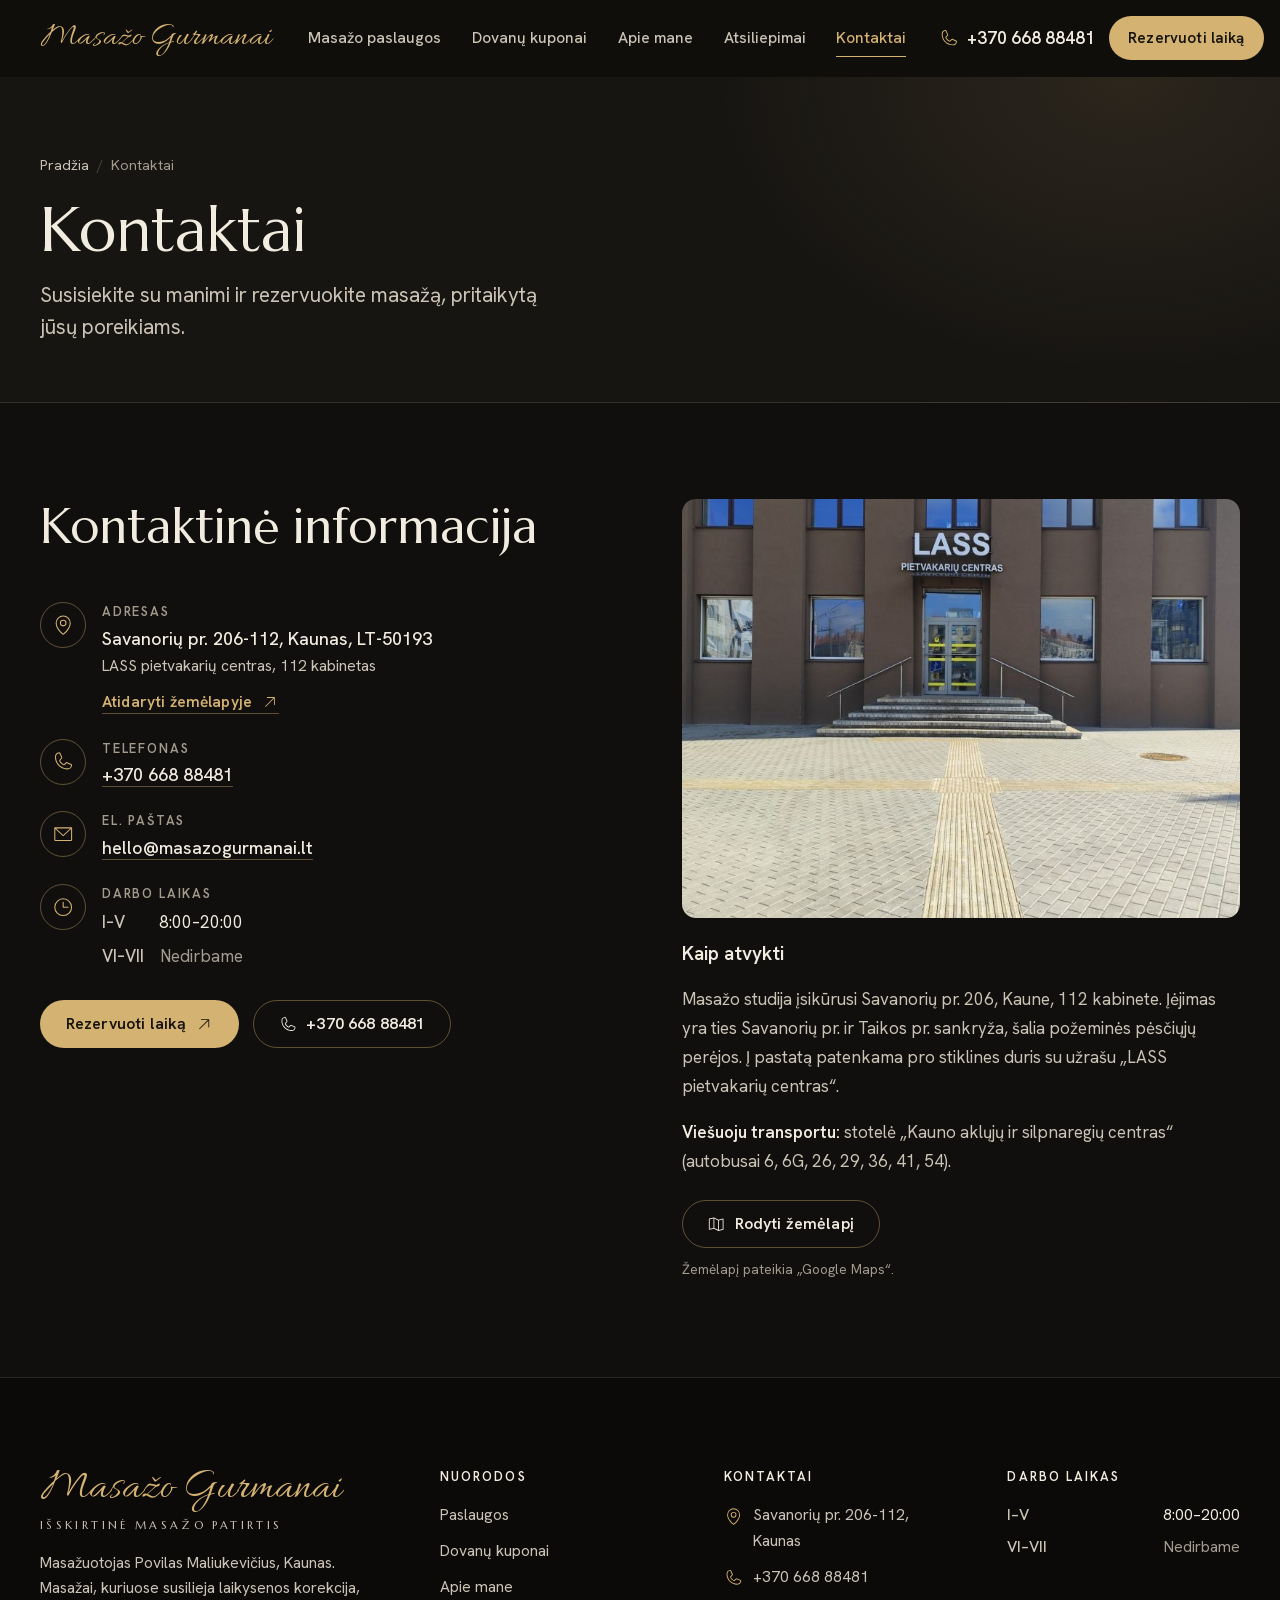
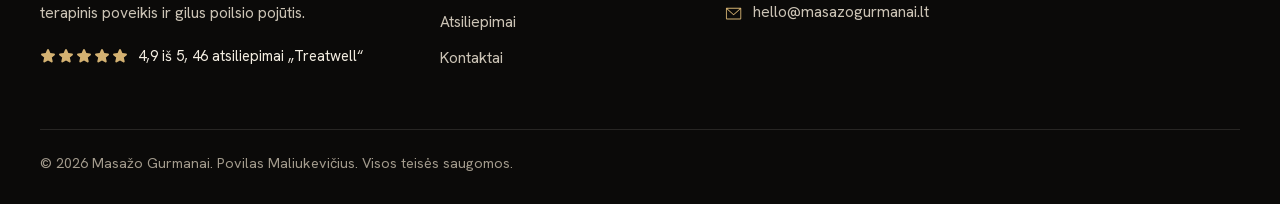
<file: kontaktai/index.html>
<!doctype html>
<html lang="lt-LT">
<head>
	<meta charset="UTF-8">
<meta name="robots" content="noindex, nofollow">
	<meta name="viewport" content="width=device-width, initial-scale=1">
	<title>Kontaktai – Masažo Gurmanai, Savanorių pr. 206-112, Kaunas</title>
<link rel="preload" href="https://arvydastry.github.io/masazogurmanaiv2/wp-content/themes/masazo-gurmanai/assets/fonts/hanken-grotesk-latin.woff2" as="font" type="font/woff2" crossorigin>
<link rel="preload" href="https://arvydastry.github.io/masazogurmanaiv2/wp-content/themes/masazo-gurmanai/assets/fonts/hanken-grotesk-latin-ext.woff2" as="font" type="font/woff2" crossorigin>
<link rel="preload" href="https://arvydastry.github.io/masazogurmanaiv2/wp-content/themes/masazo-gurmanai/assets/fonts/marcellus-latin.woff2" as="font" type="font/woff2" crossorigin>
<link rel="preload" href="https://arvydastry.github.io/masazogurmanaiv2/wp-content/themes/masazo-gurmanai/assets/fonts/marcellus-latin-ext.woff2" as="font" type="font/woff2" crossorigin>
<meta name="theme-color" content="#100f0d">
<meta name="description" content="Masažo studija Kaune, Savanorių pr. 206-112 (LASS pietvakarių centras). Tel. +370 668 88481. Dirbame I–V 8:00–20:00. Rezervacija internetu.">
<meta property="og:locale" content="lt_LT">
<meta property="og:site_name" content="Masažo Gurmanai">
<meta property="og:type" content="website">
<meta property="og:title" content="Kontaktai – Masažo Gurmanai, Savanorių pr. 206-112, Kaunas">
<meta property="og:description" content="Masažo studija Kaune, Savanorių pr. 206-112 (LASS pietvakarių centras). Tel. +370 668 88481. Dirbame I–V 8:00–20:00. Rezervacija internetu.">
<meta property="og:url" content="https://arvydastry.github.io/masazogurmanaiv2/kontaktai/">
<meta property="og:image" content="https://arvydastry.github.io/masazogurmanaiv2/wp-content/uploads/2026/11/masazo-gurmanai-dalijimuisi.jpg">
<meta name="twitter:card" content="summary_large_image">
<style id="wp-img-auto-sizes-contain-inline-css">
img:is([sizes=auto i],[sizes^="auto," i]){contain-intrinsic-size:3000px 1500px}
/*# sourceURL=wp-img-auto-sizes-contain-inline-css */
</style>
<link rel='stylesheet' id='mg-fonts-css' href='https://arvydastry.github.io/masazogurmanaiv2/wp-content/themes/masazo-gurmanai/assets/css/fonts.css?ver=1794824806' media='all' />
<link rel='stylesheet' id='mg-main-css' href='https://arvydastry.github.io/masazogurmanaiv2/wp-content/themes/masazo-gurmanai/assets/css/main.css?ver=1795429458' media='all' />
<link rel='stylesheet' id='elementor-frontend-css' href='https://arvydastry.github.io/masazogurmanaiv2/wp-content/plugins/elementor/assets/css/frontend.min.css?ver=4.4.1' media='all' />
<style id="elementor-frontend-inline-css">
.e-heading-base a, .e-paragraph-base a { all: unset; cursor: pointer; }.elementor :where(.e-svg-base) { width: var(--e-svg-width, 65px); height: var(--e-svg-height, 65px); }form[data-element_type="e-form"].form-state-success [data-element_type="e-form-success-message"],form[data-element_type="e-form"].form-state-error [data-element_type="e-form-error-message"]{ display: block; }.elementor-edit-mode [data-element_type="e-form-success-message"]:is(.elementor-element-editable, :has(.elementor-element-editable), :has(> .elementor-empty-view)),.elementor-edit-mode [data-element_type="e-form-error-message"]:is(.elementor-element-editable, :has(.elementor-element-editable), :has(> .elementor-empty-view)){ display: block; }.e-background-video { position: relative; overflow: hidden; }.e-background-video__media { position: absolute; inset: 0; width: 100%; height: 100%; object-fit: cover; pointer-events: none; z-index: 0; }.e-background-video__content { position: relative; z-index: 1; flex: 1 1 auto; }.elementor-edit-mode .e-background-video__content.e-atomic-element:has(> .elementor-empty-view) { display: flex; flex-direction: column; flex: 1 1 auto; min-height: 0; }.elementor-edit-mode .e-background-video__content.e-atomic-element:has(> .elementor-empty-view) > .elementor-empty-view.elementor-empty-view { position: relative; flex: 1 1 auto; min-height: 120px; height: auto; width: 100%; }.elementor-edit-mode .e-background-video__content.e-atomic-element:has(> .elementor-empty-view) > .elementor-empty-view > .elementor-first-add { position: absolute; inset: 0; width: 100%; height: 100%; }.e-background-video__controls { z-index: 2; }.e-background-video__play, .e-background-video__pause { appearance: none; -webkit-appearance: none; }.e-background-video.e-background-video--playing .e-background-video__play { display: none; }.e-background-video.e-background-video--paused .e-background-video__pause { display: none; }.e-background-video:not(.e-background-video--playing):not(.e-background-video--paused) .e-background-video__controls,.e-background-video:not(.e-background-video--playing):not(.e-background-video--paused) .e-background-video__play,.e-background-video:not(.e-background-video--playing):not(.e-background-video--paused) .e-background-video__pause { display: none; }.e-accordion-item-header-base { list-style: none; }.e-accordion-item-header-base::-webkit-details-marker { display: none; }.e-accordion-item-base { interpolate-size: allow-keywords; }.e-accordion-item-base::details-content {block-size: 0; overflow: hidden;transition: block-size .3s ease, content-visibility .3s ease allow-discrete;}.e-accordion-item-base[open]::details-content { block-size: auto; }.e-accordion-item-icon-base, .e-accordion-item-icon-open-base { --e-svg-width: auto; --e-svg-height: 100%; }:where(.e-accordion-item-icon-base, .e-accordion-item-icon-open-base) .e-svg-base { max-width: 100%; }.e-accordion-item-icon-base.e-accordion-item-icon-base .e-svg-base svg, .e-accordion-item-icon-open-base.e-accordion-item-icon-open-base .e-svg-base svg { width: auto !important; }.e-accordion-item-icon-base svg, .e-accordion-item-icon-open-base svg { transition: transform .3s ease; }.e-accordion-item-base:not([open]) > summary :is(.e-accordion-item-icon-base, .e-accordion-item-icon-open-base) svg { transform: rotate(var(--e-accordion-icon-rotation-closed)); }.e-accordion-item-base[open] > summary :is(.e-accordion-item-icon-base, .e-accordion-item-icon-open-base) svg { transform: rotate(var(--e-accordion-icon-rotation, 180deg)); }.e-accordion-item-header-base.e-accordion-item-header-base:has(> .e-accordion-item-icon-open-base) { display: grid; grid-template-columns: minmax(0, 1fr) auto; align-items: center; }.e-accordion-item-header-base:has(> .e-accordion-item-icon-open-base) > .e-accordion-item-title-base { grid-column: 1; grid-row: 1; }.e-accordion-item-header-base:has(> .e-accordion-item-icon-open-base) > :is(.e-accordion-item-icon-base, .e-accordion-item-icon-open-base) { grid-column: 2; grid-row: 1; }.e-accordion-item-base .e-accordion-item-icon-open-base.e-accordion-item-icon-open-base { visibility: hidden; }.e-accordion-item-base[open] > summary .e-accordion-item-icon-open-base { visibility: visible; }.e-accordion-item-base[open] > summary:has(.e-accordion-item-icon-open-base) .e-accordion-item-icon-base { visibility: hidden; }.e-list-item-marker-base { --e-svg-width: 0.6em; --e-svg-height: 0.6em; }:where(.e-list-item-marker-base) .e-svg-base { flex-shrink: 0; }.e-list-item-marker-base .e-svg-base svg { display: block; }
/*# sourceURL=elementor-frontend-inline-css */
</style>
<link rel='stylesheet' id='elementor-post-4-css' href='https://arvydastry.github.io/masazogurmanaiv2/wp-content/uploads/elementor/css/post-4.css?ver=1795430384' media='all' />
<link rel='stylesheet' id='elementor-post-49-css' href='https://arvydastry.github.io/masazogurmanaiv2/wp-content/uploads/elementor/css/post-49.css?ver=1795430484' media='all' />
<link rel='stylesheet' id='base-desktop-css' href='https://arvydastry.github.io/masazogurmanaiv2/wp-content/uploads/elementor/css/base-desktop.css?ver=6b0417f0e2244' media='all' />
<link rel='stylesheet' id='base-mobile-css' href='https://arvydastry.github.io/masazogurmanaiv2/wp-content/uploads/elementor/css/base-mobile.css?ver=6b0417f0e2244' media='(max-width:767px)' />
<script id="jquery-core-js" src="https://arvydastry.github.io/masazogurmanaiv2/wp-includes/js/jquery/jquery.min.js?ver=3.7.1"></script>
<script id="jquery-migrate-js" src="https://arvydastry.github.io/masazogurmanaiv2/wp-includes/js/jquery/jquery-migrate.min.js?ver=3.4.1"></script>
<link rel="canonical" href="https://arvydastry.github.io/masazogurmanaiv2/kontaktai/" />
<meta name="generator" content="Elementor 4.4.1; features: e_font_icon_svg, additional_custom_breakpoints; settings: css_print_method-external, google_font-disabled, font_display-swap">
			<style>
				.e-con.e-parent:nth-of-type(n+4):not(.e-lazyloaded):not(.e-no-lazyload),
				.e-con.e-parent:nth-of-type(n+4):not(.e-lazyloaded):not(.e-no-lazyload) * {
					background-image: none !important;
				}
				@media screen and (max-height: 1024px) {
					.e-con.e-parent:nth-of-type(n+3):not(.e-lazyloaded):not(.e-no-lazyload),
					.e-con.e-parent:nth-of-type(n+3):not(.e-lazyloaded):not(.e-no-lazyload) * {
						background-image: none !important;
					}
				}
				@media screen and (max-height: 640px) {
					.e-con.e-parent:nth-of-type(n+2):not(.e-lazyloaded):not(.e-no-lazyload),
					.e-con.e-parent:nth-of-type(n+2):not(.e-lazyloaded):not(.e-no-lazyload) * {
						background-image: none !important;
					}
				}
			</style>
			<script type="application/ld+json">{"@context":"https://schema.org","@type":"HealthAndBeautyBusiness","@id":"https://arvydastry.github.io/masazogurmanaiv2/#verslas","name":"Masažo Gurmanai","url":"https://arvydastry.github.io/masazogurmanaiv2/","description":"Profesionalūs, individualiai pritaikyti masažai Kaune: klasikinis, gydomasis, atpalaiduojantis, sportinis, limfodrenažinis. Masažuotojas Povilas Maliukevičius. Rezervacija internetu.","address":{"@type":"PostalAddress","streetAddress":"Savanorių pr. 206-112","addressLocality":"Kaunas","postalCode":"LT-50193","addressCountry":"LT"},"telephone":"+37066888481","email":"hello@masazogurmanai.lt","image":"https://arvydastry.github.io/masazogurmanaiv2/wp-content/uploads/2026/11/masazo-gurmanai-dalijimuisi.jpg","employee":{"@type":"Person","name":"Povilas Maliukevičius","jobTitle":"Masažuotojas"},"openingHoursSpecification":[{"@type":"OpeningHoursSpecification","dayOfWeek":["Monday","Tuesday","Wednesday","Thursday","Friday"],"opens":"08:00","closes":"20:00"}],"sameAs":["https://trea.tw/HVeWMChwFZ2375fuC"],"potentialAction":{"@type":"ReserveAction","target":"https://trea.tw/HVeWMChwFZ2375fuC","name":"Rezervuoti laiką"},"priceRange":"29–69 €","hasOfferCatalog":{"@type":"OfferCatalog","name":"Masažo paslaugos","itemListElement":[{"@type":"Offer","price":"30.00","priceCurrency":"EUR","itemOffered":{"@type":"Service","name":"Klasikinis nugaros masažas (30 min)"}},{"@type":"Offer","price":"40.00","priceCurrency":"EUR","itemOffered":{"@type":"Service","name":"Klasikinis nugaros masažas (60 min)"}},{"@type":"Offer","price":"69.00","priceCurrency":"EUR","itemOffered":{"@type":"Service","name":"Klasikinis viso kūno masažas (1 val. 30 min)"}},{"@type":"Offer","price":"40.00","priceCurrency":"EUR","itemOffered":{"@type":"Service","name":"Atpalaiduojantis nugaros masažas (60 min)"}},{"@type":"Offer","price":"69.00","priceCurrency":"EUR","itemOffered":{"@type":"Service","name":"Atpalaiduojantis viso kūno masažas (1 val. 30 min)"}},{"@type":"Offer","price":"35.00","priceCurrency":"EUR","itemOffered":{"@type":"Service","name":"Individualus gydomasis masažas (45 min)"}},{"@type":"Offer","price":"29.00","priceCurrency":"EUR","itemOffered":{"@type":"Service","name":"Kaklo ir pečių juostos masažas (30 min)"}},{"@type":"Offer","price":"40.00","priceCurrency":"EUR","itemOffered":{"@type":"Service","name":"Terapinis apatinės nugaros dalies, sėdmenų ir kojų masažas (60 min)"}},{"@type":"Offer","price":"40.00","priceCurrency":"EUR","itemOffered":{"@type":"Service","name":"Nugaros ir našlės kuprelės medaus masažas (45 min)"}},{"@type":"Offer","price":"40.00","priceCurrency":"EUR","itemOffered":{"@type":"Service","name":"Aromaterapinis nugaros ir pėdų masažas (50 min)"}},{"@type":"Offer","price":"35.00","priceCurrency":"EUR","itemOffered":{"@type":"Service","name":"Atgaivinantis kojų masažas (45 min)"}},{"@type":"Offer","price":"50.00","priceCurrency":"EUR","itemOffered":{"@type":"Service","name":"Limfodrenažinis masažas rankomis (60 min)"}},{"@type":"Offer","price":"50.00","priceCurrency":"EUR","itemOffered":{"@type":"Service","name":"Havajietiškas Lomi Lomi masažas (60 min)"}},{"@type":"Offer","price":"59.00","priceCurrency":"EUR","itemOffered":{"@type":"Service","name":"Sportinis masažas (60 min)"}}]}}</script>
</head>
<body class="wp-singular page-template-default page page-id-49 wp-embed-responsive wp-theme-masazo-gurmanai mg-site mg-has-mobilebar mg-elementor-page elementor-default elementor-kit-4 elementor-page elementor-page-49">

<a class="mg-skip" href="#turinys">Pereiti prie turinio</a>

	<div class="mg-header-sentinel" aria-hidden="true"></div>
	<header class="mg-header" id="mg-header">
		<div class="mg-container mg-header__in">
			<a class="mg-logo mg-logo--header" href="https://arvydastry.github.io/masazogurmanaiv2/" aria-label="Masažo Gurmanai – pradžios puslapis"><span class="mg-logo__name" aria-hidden="true">Masažo Gurmanai</span></a>
			<nav class="mg-nav" aria-label="Pagrindinis meniu">
				<ul id="menu-pagrindinis-meniu" class="mg-nav__list"><li id="menu-item-51" class="menu-item menu-item-type-post_type menu-item-object-page menu-item-51"><a href="https://arvydastry.github.io/masazogurmanaiv2/paslaugos/">Masažo paslaugos</a></li>
<li id="menu-item-52" class="menu-item menu-item-type-post_type menu-item-object-page menu-item-52"><a href="https://arvydastry.github.io/masazogurmanaiv2/kuponai/">Dovanų kuponai</a></li>
<li id="menu-item-53" class="menu-item menu-item-type-post_type menu-item-object-page menu-item-53"><a href="https://arvydastry.github.io/masazogurmanaiv2/apie/">Apie mane</a></li>
<li id="menu-item-54" class="menu-item menu-item-type-post_type menu-item-object-page menu-item-54"><a href="https://arvydastry.github.io/masazogurmanaiv2/atsiliepimai/">Atsiliepimai</a></li>
<li id="menu-item-55" class="menu-item menu-item-type-post_type menu-item-object-page current-menu-item page_item page-item-49 current_page_item menu-item-55"><a href="https://arvydastry.github.io/masazogurmanaiv2/kontaktai/" aria-current="page">Kontaktai</a></li>
</ul>			</nav>

			<div class="mg-header__actions">
									<a class="mg-header__phone" href="tel:+37066888481">
						<svg class="mg-icon" aria-hidden="true" focusable="false" width="1em" height="1em" xmlns="http://www.w3.org/2000/svg" viewBox="0 0 256 256" fill="currentColor"><path d="M221.59,160.3l-47.24-21.17a14,14,0,0,0-13.28,1.22,4.81,4.81,0,0,0-.56.42l-24.69,21a1.88,1.88,0,0,1-1.68.06c-15.87-7.66-32.31-24-40-39.65a1.91,1.91,0,0,1,0-1.68l21.07-25a6.13,6.13,0,0,0,.42-.58,14,14,0,0,0,1.12-13.27L95.73,34.49a14,14,0,0,0-14.56-8.38A54.24,54.24,0,0,0,34,80c0,78.3,63.7,142,142,142a54.25,54.25,0,0,0,53.89-47.17A14,14,0,0,0,221.59,160.3ZM176,210C104.32,210,46,151.68,46,80A42.23,42.23,0,0,1,82.67,38h.23a2,2,0,0,1,1.84,1.31l21.1,47.11a2,2,0,0,1,0,1.67L84.73,113.15a4.73,4.73,0,0,0-.43.57,14,14,0,0,0-.91,13.73c8.87,18.16,27.17,36.32,45.53,45.19a14,14,0,0,0,13.77-1c.19-.13.38-.27.56-.42l24.68-21a1.92,1.92,0,0,1,1.6-.1l47.25,21.17a2,2,0,0,1,1.21,2A42.24,42.24,0,0,1,176,210Z"/></svg>						<span class="mg-header__phone-num">+370 668 88481</span>
						<span class="mg-sr">Skambinti</span>					</a>
				
				<a class="mg-btn mg-btn--primary mg-btn--sm mg-header__cta" href="https://trea.tw/HVeWMChwFZ2375fuC" data-mg-book="1" data-mg-place="antraste" target="_blank" rel="noopener"><span class="mg-btn__label">Rezervuoti laiką</span><span class="mg-sr"> (atsidaro naujame skirtuke)</span></a>
				<button class="mg-burger" type="button" aria-haspopup="dialog" aria-controls="mg-drawer" data-mg-drawer-open>
					<svg class="mg-icon" aria-hidden="true" focusable="false" width="1em" height="1em" xmlns="http://www.w3.org/2000/svg" viewBox="0 0 256 256" fill="currentColor"><path d="M222,128a6,6,0,0,1-6,6H40a6,6,0,0,1,0-12H216A6,6,0,0,1,222,128ZM40,70H216a6,6,0,0,0,0-12H40a6,6,0,0,0,0,12ZM216,186H40a6,6,0,0,0,0,12H216a6,6,0,0,0,0-12Z"/></svg>					<span class="mg-sr">Atidaryti meniu</span>
				</button>
			</div>
		</div>
	</header>

	<dialog class="mg-drawer" id="mg-drawer" aria-label="Meniu">
		<div class="mg-drawer__head">
			<a class="mg-logo mg-logo--drawer" href="https://arvydastry.github.io/masazogurmanaiv2/" aria-label="Masažo Gurmanai – pradžios puslapis"><span class="mg-logo__name" aria-hidden="true">Masažo Gurmanai</span></a>			<button class="mg-drawer__close" type="button" data-mg-drawer-close autofocus>
				<svg class="mg-icon" aria-hidden="true" focusable="false" width="1em" height="1em" xmlns="http://www.w3.org/2000/svg" viewBox="0 0 256 256" fill="currentColor"><path d="M204.24,195.76a6,6,0,1,1-8.48,8.48L128,136.49,60.24,204.24a6,6,0,0,1-8.48-8.48L119.51,128,51.76,60.24a6,6,0,0,1,8.48-8.48L128,119.51l67.76-67.75a6,6,0,0,1,8.48,8.48L136.49,128Z"/></svg>				<span class="mg-sr">Uždaryti meniu</span>
			</button>
		</div>

		<nav class="mg-drawer__nav" aria-label="Pagrindinis meniu">
			<ul id="menu-pagrindinis-meniu-1" class="mg-drawer__list"><li class="menu-item menu-item-type-post_type menu-item-object-page menu-item-51"><a href="https://arvydastry.github.io/masazogurmanaiv2/paslaugos/">Masažo paslaugos</a></li>
<li class="menu-item menu-item-type-post_type menu-item-object-page menu-item-52"><a href="https://arvydastry.github.io/masazogurmanaiv2/kuponai/">Dovanų kuponai</a></li>
<li class="menu-item menu-item-type-post_type menu-item-object-page menu-item-53"><a href="https://arvydastry.github.io/masazogurmanaiv2/apie/">Apie mane</a></li>
<li class="menu-item menu-item-type-post_type menu-item-object-page menu-item-54"><a href="https://arvydastry.github.io/masazogurmanaiv2/atsiliepimai/">Atsiliepimai</a></li>
<li class="menu-item menu-item-type-post_type menu-item-object-page current-menu-item page_item page-item-49 current_page_item menu-item-55"><a href="https://arvydastry.github.io/masazogurmanaiv2/kontaktai/" aria-current="page">Kontaktai</a></li>
</ul>		</nav>

		<div class="mg-drawer__foot">
			<a class="mg-btn mg-btn--primary" href="https://trea.tw/HVeWMChwFZ2375fuC" data-mg-book="1" data-mg-place="meniu" target="_blank" rel="noopener"><span class="mg-btn__label">Rezervuoti laiką</span><svg class="mg-icon mg-btn__icon" aria-hidden="true" focusable="false" width="1em" height="1em" xmlns="http://www.w3.org/2000/svg" viewBox="0 0 256 256" fill="currentColor"><path d="M198,64V168a6,6,0,0,1-12,0V78.48L68.24,196.24a6,6,0,0,1-8.48-8.48L177.52,70H88a6,6,0,0,1,0-12H192A6,6,0,0,1,198,64Z"/></svg><span class="mg-sr"> (atsidaro naujame skirtuke)</span></a><a class="mg-btn mg-btn--outline" href="tel:+37066888481"><svg class="mg-icon mg-btn__icon" aria-hidden="true" focusable="false" width="1em" height="1em" xmlns="http://www.w3.org/2000/svg" viewBox="0 0 256 256" fill="currentColor"><path d="M221.59,160.3l-47.24-21.17a14,14,0,0,0-13.28,1.22,4.81,4.81,0,0,0-.56.42l-24.69,21a1.88,1.88,0,0,1-1.68.06c-15.87-7.66-32.31-24-40-39.65a1.91,1.91,0,0,1,0-1.68l21.07-25a6.13,6.13,0,0,0,.42-.58,14,14,0,0,0,1.12-13.27L95.73,34.49a14,14,0,0,0-14.56-8.38A54.24,54.24,0,0,0,34,80c0,78.3,63.7,142,142,142a54.25,54.25,0,0,0,53.89-47.17A14,14,0,0,0,221.59,160.3ZM176,210C104.32,210,46,151.68,46,80A42.23,42.23,0,0,1,82.67,38h.23a2,2,0,0,1,1.84,1.31l21.1,47.11a2,2,0,0,1,0,1.67L84.73,113.15a4.73,4.73,0,0,0-.43.57,14,14,0,0,0-.91,13.73c8.87,18.16,27.17,36.32,45.53,45.19a14,14,0,0,0,13.77-1c.19-.13.38-.27.56-.42l24.68-21a1.92,1.92,0,0,1,1.6-.1l47.25,21.17a2,2,0,0,1,1.21,2A42.24,42.24,0,0,1,176,210Z"/></svg><span class="mg-btn__label">+370 668 88481</span></a>			<p class="mg-drawer__meta">
				Savanorių pr. 206-112, Kaunas<br>
				I–V 8:00–20:00			</p>
		</div>
	</dialog>
	<main id="turinys" class="mg-main" tabindex="-1">
			<div data-elementor-type="wp-page" data-elementor-id="49" class="elementor elementor-49">
				<div class="elementor-element elementor-element-e4a53bb e-con-full mg-wrap e-flex e-con e-parent" data-id="e4a53bb" data-element_type="container" data-e-type="container">
				<div class="elementor-element elementor-element-beed55c elementor-widget elementor-widget-mg-page-hero" data-id="beed55c" data-element_type="widget" data-e-type="widget" data-widget_type="mg-page-hero.default">
					<header class="mg-section mg-pagehero"><div class="mg-container"><nav class="mg-crumbs" aria-label="Kelias iki šio puslapio"><ol><li><a href="https://arvydastry.github.io/masazogurmanaiv2/">Pradžia</a></li><li aria-current="page">Kontaktai</li></ol></nav><h1 class="mg-pagehero__title">Kontaktai</h1><p class="mg-pagehero__lead">Susisiekite su manimi ir rezervuokite masažą, pritaikytą jūsų poreikiams.</p></div></header>				</div>
				</div>
		<div class="elementor-element elementor-element-5e43a37 e-con-full mg-wrap e-flex e-con e-parent" data-id="5e43a37" data-element_type="container" data-e-type="container">
				<div class="elementor-element elementor-element-d389ca5 elementor-widget elementor-widget-mg-contact" data-id="d389ca5" data-element_type="widget" data-e-type="widget" data-widget_type="mg-contact.default">
					<section class="mg-section mg-contact"><div class="mg-container mg-contact__in"><div class="mg-contact__info"><header class="mg-head"><h2 class="mg-title">Kontaktinė informacija</h2></header><ul class="mg-contact__list"><li class="mg-contact__item"><span class="mg-contact__icon"><svg class="mg-icon" aria-hidden="true" focusable="false" width="1em" height="1em" xmlns="http://www.w3.org/2000/svg" viewBox="0 0 256 256" fill="currentColor"><path d="M128,66a38,38,0,1,0,38,38A38,38,0,0,0,128,66Zm0,64a26,26,0,1,1,26-26A26,26,0,0,1,128,130Zm0-112a86.1,86.1,0,0,0-86,86c0,30.91,14.34,63.74,41.47,94.94a252.32,252.32,0,0,0,41.09,38,6,6,0,0,0,6.88,0,252.32,252.32,0,0,0,41.09-38c27.13-31.2,41.47-64,41.47-94.94A86.1,86.1,0,0,0,128,18Zm0,206.51C113,212.93,54,163.62,54,104a74,74,0,0,1,148,0C202,163.62,143,212.93,128,224.51Z"/></svg></span><div><h3 class="mg-contact__label">Adresas</h3><p class="mg-contact__value">Savanorių pr. 206-112, Kaunas, LT-50193</p><p class="mg-contact__sub">LASS pietvakarių centras, 112 kabinetas</p><a class="mg-btn mg-btn--link" href="https://www.google.com/maps/search/?api=1&#038;query=Savanori%C5%B3+pr.+206%2C+Kaunas" target="_blank" rel="noopener"><span class="mg-btn__label">Atidaryti žemėlapyje</span><svg class="mg-icon mg-btn__icon" aria-hidden="true" focusable="false" width="1em" height="1em" xmlns="http://www.w3.org/2000/svg" viewBox="0 0 256 256" fill="currentColor"><path d="M198,64V168a6,6,0,0,1-12,0V78.48L68.24,196.24a6,6,0,0,1-8.48-8.48L177.52,70H88a6,6,0,0,1,0-12H192A6,6,0,0,1,198,64Z"/></svg><span class="mg-sr"> (atsidaro naujame skirtuke)</span></a></div></li><li class="mg-contact__item"><span class="mg-contact__icon"><svg class="mg-icon" aria-hidden="true" focusable="false" width="1em" height="1em" xmlns="http://www.w3.org/2000/svg" viewBox="0 0 256 256" fill="currentColor"><path d="M221.59,160.3l-47.24-21.17a14,14,0,0,0-13.28,1.22,4.81,4.81,0,0,0-.56.42l-24.69,21a1.88,1.88,0,0,1-1.68.06c-15.87-7.66-32.31-24-40-39.65a1.91,1.91,0,0,1,0-1.68l21.07-25a6.13,6.13,0,0,0,.42-.58,14,14,0,0,0,1.12-13.27L95.73,34.49a14,14,0,0,0-14.56-8.38A54.24,54.24,0,0,0,34,80c0,78.3,63.7,142,142,142a54.25,54.25,0,0,0,53.89-47.17A14,14,0,0,0,221.59,160.3ZM176,210C104.32,210,46,151.68,46,80A42.23,42.23,0,0,1,82.67,38h.23a2,2,0,0,1,1.84,1.31l21.1,47.11a2,2,0,0,1,0,1.67L84.73,113.15a4.73,4.73,0,0,0-.43.57,14,14,0,0,0-.91,13.73c8.87,18.16,27.17,36.32,45.53,45.19a14,14,0,0,0,13.77-1c.19-.13.38-.27.56-.42l24.68-21a1.92,1.92,0,0,1,1.6-.1l47.25,21.17a2,2,0,0,1,1.21,2A42.24,42.24,0,0,1,176,210Z"/></svg></span><div><h3 class="mg-contact__label">Telefonas</h3><p class="mg-contact__value"><a href="tel:+37066888481">+370 668 88481</a></p></div></li><li class="mg-contact__item"><span class="mg-contact__icon"><svg class="mg-icon" aria-hidden="true" focusable="false" width="1em" height="1em" xmlns="http://www.w3.org/2000/svg" viewBox="0 0 256 256" fill="currentColor"><path d="M224,50H32a6,6,0,0,0-6,6V192a14,14,0,0,0,14,14H216a14,14,0,0,0,14-14V56A6,6,0,0,0,224,50ZM208.58,62,128,135.86,47.42,62ZM216,194H40a2,2,0,0,1-2-2V69.64l86,78.78a6,6,0,0,0,8.1,0L218,69.64V192A2,2,0,0,1,216,194Z"/></svg></span><div><h3 class="mg-contact__label">El. paštas</h3><p class="mg-contact__value"><a href="mailto:hello@masazogurmanai.lt">hello@masazogurmanai.lt</a></p></div></li><li class="mg-contact__item"><span class="mg-contact__icon"><svg class="mg-icon" aria-hidden="true" focusable="false" width="1em" height="1em" xmlns="http://www.w3.org/2000/svg" viewBox="0 0 256 256" fill="currentColor"><path d="M128,26A102,102,0,1,0,230,128,102.12,102.12,0,0,0,128,26Zm0,192a90,90,0,1,1,90-90A90.1,90.1,0,0,1,128,218Zm62-90a6,6,0,0,1-6,6H128a6,6,0,0,1-6-6V72a6,6,0,0,1,12,0v50h50A6,6,0,0,1,190,128Z"/></svg></span><div><h3 class="mg-contact__label">Darbo laikas</h3><dl class="mg-hours"><div class="mg-hours__row"><dt><span aria-hidden="true">I–V</span><span class="mg-sr">Pirmadienis – penktadienis</span></dt><dd>8:00–20:00</dd></div><div class="mg-hours__row is-closed"><dt><span aria-hidden="true">VI–VII</span><span class="mg-sr">Šeštadienis – sekmadienis</span></dt><dd>Nedirbame</dd></div></dl></div></li></ul><div class="mg-actions"><a class="mg-btn mg-btn--primary" href="https://trea.tw/HVeWMChwFZ2375fuC" data-mg-book="1" data-mg-place="kontaktai" target="_blank" rel="noopener"><span class="mg-btn__label">Rezervuoti laiką</span><svg class="mg-icon mg-btn__icon" aria-hidden="true" focusable="false" width="1em" height="1em" xmlns="http://www.w3.org/2000/svg" viewBox="0 0 256 256" fill="currentColor"><path d="M198,64V168a6,6,0,0,1-12,0V78.48L68.24,196.24a6,6,0,0,1-8.48-8.48L177.52,70H88a6,6,0,0,1,0-12H192A6,6,0,0,1,198,64Z"/></svg><span class="mg-sr"> (atsidaro naujame skirtuke)</span></a><a class="mg-btn mg-btn--outline" href="tel:+37066888481"><svg class="mg-icon mg-btn__icon" aria-hidden="true" focusable="false" width="1em" height="1em" xmlns="http://www.w3.org/2000/svg" viewBox="0 0 256 256" fill="currentColor"><path d="M221.59,160.3l-47.24-21.17a14,14,0,0,0-13.28,1.22,4.81,4.81,0,0,0-.56.42l-24.69,21a1.88,1.88,0,0,1-1.68.06c-15.87-7.66-32.31-24-40-39.65a1.91,1.91,0,0,1,0-1.68l21.07-25a6.13,6.13,0,0,0,.42-.58,14,14,0,0,0,1.12-13.27L95.73,34.49a14,14,0,0,0-14.56-8.38A54.24,54.24,0,0,0,34,80c0,78.3,63.7,142,142,142a54.25,54.25,0,0,0,53.89-47.17A14,14,0,0,0,221.59,160.3ZM176,210C104.32,210,46,151.68,46,80A42.23,42.23,0,0,1,82.67,38h.23a2,2,0,0,1,1.84,1.31l21.1,47.11a2,2,0,0,1,0,1.67L84.73,113.15a4.73,4.73,0,0,0-.43.57,14,14,0,0,0-.91,13.73c8.87,18.16,27.17,36.32,45.53,45.19a14,14,0,0,0,13.77-1c.19-.13.38-.27.56-.42l24.68-21a1.92,1.92,0,0,1,1.6-.1l47.25,21.17a2,2,0,0,1,1.21,2A42.24,42.24,0,0,1,176,210Z"/></svg><span class="mg-btn__label">+370 668 88481</span></a></div></div><div class="mg-contact__side"><figure class="mg-contact__photo" data-mg-reveal><img fetchpriority="high" decoding="async" width="768" height="1024" src="https://arvydastry.github.io/masazogurmanaiv2/wp-content/uploads/2026/11/iejimas-lass-pietvakariu-centras-768x1024.jpg" class="attachment-large size-large" alt="Įėjimas į pastatą „LASS pietvakarių centras“ Savanorių pr. 206, Kaune" sizes="(min-width: 1024px) 520px, 92vw" srcset="https://arvydastry.github.io/masazogurmanaiv2/wp-content/uploads/2026/11/iejimas-lass-pietvakariu-centras-768x1024.jpg 768w, https://arvydastry.github.io/masazogurmanaiv2/wp-content/uploads/2026/11/iejimas-lass-pietvakariu-centras-225x300.jpg 225w, https://arvydastry.github.io/masazogurmanaiv2/wp-content/uploads/2026/11/iejimas-lass-pietvakariu-centras-1152x1536.jpg 1152w, https://arvydastry.github.io/masazogurmanaiv2/wp-content/uploads/2026/11/iejimas-lass-pietvakariu-centras.jpg 1200w" /></figure><div class="mg-contact__route mg-prose"><h3>Kaip atvykti</h3><p>Masažo studija įsikūrusi Savanorių pr. 206, Kaune, 112 kabinete. Įėjimas yra ties Savanorių pr. ir Taikos pr. sankryža, šalia požeminės pėsčiųjų perėjos. Į pastatą patenkama pro stiklines duris su užrašu „LASS pietvakarių centras“.</p><p><strong>Viešuoju transportu:</strong> stotelė „Kauno aklųjų ir silpnaregių centras“ (autobusai 6, 6G, 26, 29, 36, 41, 54).</p></div><div class="mg-map" data-mg-map="https://www.google.com/maps?q=Savanoriu%20pr.%20206-112%20Kaunas&#038;output=embed" data-mg-map-title="Žemėlapis: Savanorių pr. 206-112, Kaunas"><button class="mg-btn mg-btn--outline" type="button"><svg class="mg-icon mg-btn__icon" aria-hidden="true" focusable="false" width="1em" height="1em" xmlns="http://www.w3.org/2000/svg" viewBox="0 0 256 256" fill="currentColor"><path d="M227.69,51.27a6,6,0,0,0-5.15-1.09L160.7,65.64l-62-31a6,6,0,0,0-4.14-.45l-64,16A6,6,0,0,0,26,56V200a6,6,0,0,0,7.46,5.82L95.3,190.36l62,31a6,6,0,0,0,4.14.45l64-16A6,6,0,0,0,230,200V56A6,6,0,0,0,227.69,51.27ZM102,49.71l52,26V206.29l-52-26Zm-64,11,52-13V179.32l-52,13ZM218,195.32l-52,13V76.68l52-13Z"/></svg><span class="mg-btn__label">Rodyti žemėlapį</span></button><p class="mg-map__hint">Žemėlapį pateikia „Google Maps“.</p></div></div></div></section>				</div>
				</div>
				</div>
		</main>
	<footer class="mg-footer">
		<div class="mg-container">
			<div class="mg-footer__top">
				<div class="mg-footer__brand">
					<a class="mg-logo mg-logo--footer" href="https://arvydastry.github.io/masazogurmanaiv2/" aria-label="Masažo Gurmanai – pradžios puslapis"><span class="mg-logo__name" aria-hidden="true">Masažo Gurmanai</span><span class="mg-logo__tag" aria-hidden="true">Išskirtinė masažo patirtis</span></a>					<p class="mg-footer__about">Masažuotojas Povilas Maliukevičius, Kaunas. Masažai, kuriuose susilieja laikysenos korekcija, terapinis poveikis ir gilus poilsio pojūtis.</p>

											<a class="mg-footer__rating" href="https://trea.tw/HVeWMChwFZ2375fuC" data-mg-book="1" target="_blank" rel="noopener">
							<span class="mg-stars" aria-hidden="true"><svg class="mg-icon" aria-hidden="true" focusable="false" width="1em" height="1em" xmlns="http://www.w3.org/2000/svg" viewBox="0 0 256 256" fill="currentColor"><path d="M234.29,114.85l-45,38.83L203,211.75a16.4,16.4,0,0,1-24.5,17.82L128,198.49,77.47,229.57A16.4,16.4,0,0,1,53,211.75l13.76-58.07-45-38.83A16.46,16.46,0,0,1,31.08,86l59-4.76,22.76-55.08a16.36,16.36,0,0,1,30.27,0l22.75,55.08,59,4.76a16.46,16.46,0,0,1,9.37,28.86Z"/></svg><svg class="mg-icon" aria-hidden="true" focusable="false" width="1em" height="1em" xmlns="http://www.w3.org/2000/svg" viewBox="0 0 256 256" fill="currentColor"><path d="M234.29,114.85l-45,38.83L203,211.75a16.4,16.4,0,0,1-24.5,17.82L128,198.49,77.47,229.57A16.4,16.4,0,0,1,53,211.75l13.76-58.07-45-38.83A16.46,16.46,0,0,1,31.08,86l59-4.76,22.76-55.08a16.36,16.36,0,0,1,30.27,0l22.75,55.08,59,4.76a16.46,16.46,0,0,1,9.37,28.86Z"/></svg><svg class="mg-icon" aria-hidden="true" focusable="false" width="1em" height="1em" xmlns="http://www.w3.org/2000/svg" viewBox="0 0 256 256" fill="currentColor"><path d="M234.29,114.85l-45,38.83L203,211.75a16.4,16.4,0,0,1-24.5,17.82L128,198.49,77.47,229.57A16.4,16.4,0,0,1,53,211.75l13.76-58.07-45-38.83A16.46,16.46,0,0,1,31.08,86l59-4.76,22.76-55.08a16.36,16.36,0,0,1,30.27,0l22.75,55.08,59,4.76a16.46,16.46,0,0,1,9.37,28.86Z"/></svg><svg class="mg-icon" aria-hidden="true" focusable="false" width="1em" height="1em" xmlns="http://www.w3.org/2000/svg" viewBox="0 0 256 256" fill="currentColor"><path d="M234.29,114.85l-45,38.83L203,211.75a16.4,16.4,0,0,1-24.5,17.82L128,198.49,77.47,229.57A16.4,16.4,0,0,1,53,211.75l13.76-58.07-45-38.83A16.46,16.46,0,0,1,31.08,86l59-4.76,22.76-55.08a16.36,16.36,0,0,1,30.27,0l22.75,55.08,59,4.76a16.46,16.46,0,0,1,9.37,28.86Z"/></svg><svg class="mg-icon" aria-hidden="true" focusable="false" width="1em" height="1em" xmlns="http://www.w3.org/2000/svg" viewBox="0 0 256 256" fill="currentColor"><path d="M234.29,114.85l-45,38.83L203,211.75a16.4,16.4,0,0,1-24.5,17.82L128,198.49,77.47,229.57A16.4,16.4,0,0,1,53,211.75l13.76-58.07-45-38.83A16.46,16.46,0,0,1,31.08,86l59-4.76,22.76-55.08a16.36,16.36,0,0,1,30.27,0l22.75,55.08,59,4.76a16.46,16.46,0,0,1,9.37,28.86Z"/></svg></span>							<span>4,9 iš 5, 46 atsiliepimai „Treatwell“</span>
							<span class="mg-sr"> (atsidaro naujame skirtuke)</span>						</a>
					
									</div>

									<nav class="mg-footer__col" aria-labelledby="mg-footer-nav">
						<h2 class="mg-footer__title" id="mg-footer-nav">Nuorodos</h2>
						<ul id="menu-porastes-meniu" class="mg-footer__list"><li id="menu-item-56" class="menu-item menu-item-type-post_type menu-item-object-page menu-item-56"><a href="https://arvydastry.github.io/masazogurmanaiv2/paslaugos/">Paslaugos</a></li>
<li id="menu-item-57" class="menu-item menu-item-type-post_type menu-item-object-page menu-item-57"><a href="https://arvydastry.github.io/masazogurmanaiv2/kuponai/">Dovanų kuponai</a></li>
<li id="menu-item-58" class="menu-item menu-item-type-post_type menu-item-object-page menu-item-58"><a href="https://arvydastry.github.io/masazogurmanaiv2/apie/">Apie mane</a></li>
<li id="menu-item-59" class="menu-item menu-item-type-post_type menu-item-object-page menu-item-59"><a href="https://arvydastry.github.io/masazogurmanaiv2/atsiliepimai/">Atsiliepimai</a></li>
<li id="menu-item-60" class="menu-item menu-item-type-post_type menu-item-object-page current-menu-item page_item page-item-49 current_page_item menu-item-60"><a href="https://arvydastry.github.io/masazogurmanaiv2/kontaktai/" aria-current="page">Kontaktai</a></li>
</ul>					</nav>
				
				<div class="mg-footer__col">
					<h2 class="mg-footer__title">Kontaktai</h2>
					<ul class="mg-footer__list mg-footer__list--contacts">
						<li>
							<svg class="mg-icon" aria-hidden="true" focusable="false" width="1em" height="1em" xmlns="http://www.w3.org/2000/svg" viewBox="0 0 256 256" fill="currentColor"><path d="M128,66a38,38,0,1,0,38,38A38,38,0,0,0,128,66Zm0,64a26,26,0,1,1,26-26A26,26,0,0,1,128,130Zm0-112a86.1,86.1,0,0,0-86,86c0,30.91,14.34,63.74,41.47,94.94a252.32,252.32,0,0,0,41.09,38,6,6,0,0,0,6.88,0,252.32,252.32,0,0,0,41.09-38c27.13-31.2,41.47-64,41.47-94.94A86.1,86.1,0,0,0,128,18Zm0,206.51C113,212.93,54,163.62,54,104a74,74,0,0,1,148,0C202,163.62,143,212.93,128,224.51Z"/></svg>															<a href="https://www.google.com/maps/search/?api=1&#038;query=Savanori%C5%B3+pr.+206%2C+Kaunas" target="_blank" rel="noopener">
									Savanorių pr. 206-112, Kaunas									<span class="mg-sr"> – atidaryti žemėlapyje (naujame skirtuke)</span>								</a>
													</li>
													<li>
								<svg class="mg-icon" aria-hidden="true" focusable="false" width="1em" height="1em" xmlns="http://www.w3.org/2000/svg" viewBox="0 0 256 256" fill="currentColor"><path d="M221.59,160.3l-47.24-21.17a14,14,0,0,0-13.28,1.22,4.81,4.81,0,0,0-.56.42l-24.69,21a1.88,1.88,0,0,1-1.68.06c-15.87-7.66-32.31-24-40-39.65a1.91,1.91,0,0,1,0-1.68l21.07-25a6.13,6.13,0,0,0,.42-.58,14,14,0,0,0,1.12-13.27L95.73,34.49a14,14,0,0,0-14.56-8.38A54.24,54.24,0,0,0,34,80c0,78.3,63.7,142,142,142a54.25,54.25,0,0,0,53.89-47.17A14,14,0,0,0,221.59,160.3ZM176,210C104.32,210,46,151.68,46,80A42.23,42.23,0,0,1,82.67,38h.23a2,2,0,0,1,1.84,1.31l21.1,47.11a2,2,0,0,1,0,1.67L84.73,113.15a4.73,4.73,0,0,0-.43.57,14,14,0,0,0-.91,13.73c8.87,18.16,27.17,36.32,45.53,45.19a14,14,0,0,0,13.77-1c.19-.13.38-.27.56-.42l24.68-21a1.92,1.92,0,0,1,1.6-.1l47.25,21.17a2,2,0,0,1,1.21,2A42.24,42.24,0,0,1,176,210Z"/></svg>								<a href="tel:+37066888481">+370 668 88481</a>
							</li>
																			<li>
								<svg class="mg-icon" aria-hidden="true" focusable="false" width="1em" height="1em" xmlns="http://www.w3.org/2000/svg" viewBox="0 0 256 256" fill="currentColor"><path d="M224,50H32a6,6,0,0,0-6,6V192a14,14,0,0,0,14,14H216a14,14,0,0,0,14-14V56A6,6,0,0,0,224,50ZM208.58,62,128,135.86,47.42,62ZM216,194H40a2,2,0,0,1-2-2V69.64l86,78.78a6,6,0,0,0,8.1,0L218,69.64V192A2,2,0,0,1,216,194Z"/></svg>								<a href="mailto:&#104;e&#108;lo&#064;&#109;&#097;saz&#111;&#103;&#117;rm&#097;&#110;&#097;i.&#108;&#116;">he&#108;l&#111;&#064;&#109;a&#115;&#097;&#122;og&#117;rm&#097;nai&#046;&#108;t</a>
							</li>
											</ul>
				</div>

				<div class="mg-footer__col">
					<h2 class="mg-footer__title">Darbo laikas</h2>
					<dl class="mg-hours"><div class="mg-hours__row"><dt><span aria-hidden="true">I–V</span><span class="mg-sr">Pirmadienis – penktadienis</span></dt><dd>8:00–20:00</dd></div><div class="mg-hours__row is-closed"><dt><span aria-hidden="true">VI–VII</span><span class="mg-sr">Šeštadienis – sekmadienis</span></dt><dd>Nedirbame</dd></div></dl>				</div>
			</div>

			<div class="mg-footer__bottom">
									<p>© 2026 Masažo Gurmanai. Povilas Maliukevičius. Visos teisės saugomos.</p>
											</div>
		</div>
	</footer>
		<div class="mg-mobilebar" role="region" aria-label="Greita rezervacija">
					<a class="mg-mobilebar__call" href="tel:+37066888481">
				<svg class="mg-icon" aria-hidden="true" focusable="false" width="1em" height="1em" xmlns="http://www.w3.org/2000/svg" viewBox="0 0 256 256" fill="currentColor"><path d="M221.59,160.3l-47.24-21.17a14,14,0,0,0-13.28,1.22,4.81,4.81,0,0,0-.56.42l-24.69,21a1.88,1.88,0,0,1-1.68.06c-15.87-7.66-32.31-24-40-39.65a1.91,1.91,0,0,1,0-1.68l21.07-25a6.13,6.13,0,0,0,.42-.58,14,14,0,0,0,1.12-13.27L95.73,34.49a14,14,0,0,0-14.56-8.38A54.24,54.24,0,0,0,34,80c0,78.3,63.7,142,142,142a54.25,54.25,0,0,0,53.89-47.17A14,14,0,0,0,221.59,160.3ZM176,210C104.32,210,46,151.68,46,80A42.23,42.23,0,0,1,82.67,38h.23a2,2,0,0,1,1.84,1.31l21.1,47.11a2,2,0,0,1,0,1.67L84.73,113.15a4.73,4.73,0,0,0-.43.57,14,14,0,0,0-.91,13.73c8.87,18.16,27.17,36.32,45.53,45.19a14,14,0,0,0,13.77-1c.19-.13.38-.27.56-.42l24.68-21a1.92,1.92,0,0,1,1.6-.1l47.25,21.17a2,2,0,0,1,1.21,2A42.24,42.24,0,0,1,176,210Z"/></svg>				<span>Skambinti</span>
			</a>
				<a class="mg-btn mg-btn--primary mg-mobilebar__book" href="https://trea.tw/HVeWMChwFZ2375fuC" data-mg-book="1" data-mg-place="mobili-juosta" target="_blank" rel="noopener"><span class="mg-btn__label">Rezervuoti laiką</span><svg class="mg-icon mg-btn__icon" aria-hidden="true" focusable="false" width="1em" height="1em" xmlns="http://www.w3.org/2000/svg" viewBox="0 0 256 256" fill="currentColor"><path d="M208,34H182V24a6,6,0,0,0-12,0V34H86V24a6,6,0,0,0-12,0V34H48A14,14,0,0,0,34,48V208a14,14,0,0,0,14,14H208a14,14,0,0,0,14-14V48A14,14,0,0,0,208,34ZM48,46H74V56a6,6,0,0,0,12,0V46h84V56a6,6,0,0,0,12,0V46h26a2,2,0,0,1,2,2V82H46V48A2,2,0,0,1,48,46ZM208,210H48a2,2,0,0,1-2-2V94H210V208A2,2,0,0,1,208,210Zm-39.76-86.24a6,6,0,0,1,0,8.48l-48,48a6,6,0,0,1-8.48,0l-24-24a6,6,0,0,1,8.48-8.48L116,167.51l43.76-43.75A6,6,0,0,1,168.24,123.76Z"/></svg><span class="mg-sr"> (atsidaro naujame skirtuke)</span></a>	</div>
	<script type="speculationrules">
{"prefetch":[{"source":"document","where":{"and":[{"href_matches":"/*"},{"not":{"href_matches":["/wp-*.php","/wp-admin/*","/wp-content/uploads/*","/wp-content/*","/wp-content/plugins/*","/wp-content/themes/masazo-gurmanai/*","/*\\?(.+)"]}},{"not":{"selector_matches":"a[rel~=\"nofollow\"]"}},{"not":{"selector_matches":".no-prefetch, .no-prefetch a"}}]},"eagerness":"conservative"}]}
</script>
			<script>
				( () => {
					const lazyloadRunObserver = () => {
						const lazyloadBackgrounds = document.querySelectorAll( `.e-con.e-parent:not(.e-lazyloaded)` );
						const lazyloadBackgroundObserver = new IntersectionObserver( ( entries ) => {
							entries.forEach( ( entry ) => {
								if ( entry.isIntersecting ) {
									let lazyloadBackground = entry.target;
									if( lazyloadBackground ) {
										lazyloadBackground.classList.add( 'e-lazyloaded' );
									}
									lazyloadBackgroundObserver.unobserve( entry.target );
								}
							});
						}, { rootMargin: '200px 0px 200px 0px' } );
						lazyloadBackgrounds.forEach( ( lazyloadBackground ) => {
							lazyloadBackgroundObserver.observe( lazyloadBackground );
						} );
					};
					const events = [
						'DOMContentLoaded',
						'elementor/lazyload/observe',
					];
					events.forEach( ( event ) => {
						document.addEventListener( event, lazyloadRunObserver );
					} );
				} )();
			</script>
			<script id="mg-main-js-before">
window.mgConfig = {"ga4Event":"rezervacija_treatwell","metaEvent":"Schedule","adsSendTo":"","trackCalls":true};
//# sourceURL=mg-main-js-before
</script>
<script data-wp-strategy="defer" defer id="mg-main-js" src="https://arvydastry.github.io/masazogurmanaiv2/wp-content/themes/masazo-gurmanai/assets/js/main.js?ver=1794827625"></script>
<script id="elementor-webpack-runtime-js" src="https://arvydastry.github.io/masazogurmanaiv2/wp-content/plugins/elementor/assets/js/webpack.runtime.min.js?ver=4.4.1"></script>
<script id="elementor-frontend-modules-js" src="https://arvydastry.github.io/masazogurmanaiv2/wp-content/plugins/elementor/assets/js/frontend-modules.min.js?ver=4.4.1"></script>
<script id="jquery-ui-core-js-before">
jQuery.uiBackCompat = true;
//# sourceURL=jquery-ui-core-js-before
</script>
<script id="jquery-ui-core-js" src="https://arvydastry.github.io/masazogurmanaiv2/wp-includes/js/jquery/ui/core.min.js?ver=1.14.2"></script>
<script id="elementor-frontend-js-before">
var elementorFrontendConfig = {"environmentMode":{"edit":false,"wpPreview":false,"isScriptDebug":false},"i18n":{"shareOnFacebook":"Share on Facebook","shareOnX":"Share on X","pinIt":"Pin it","download":"Download","downloadImage":"Download image","fullscreen":"Fullscreen","zoom":"Zoom","share":"Share","playVideo":"Play Video","previous":"Previous","next":"Next","close":"Close","a11yCarouselPrevSlideMessage":"Previous slide","a11yCarouselNextSlideMessage":"Next slide","a11yCarouselFirstSlideMessage":"This is the first slide","a11yCarouselLastSlideMessage":"This is the last slide","a11yCarouselPaginationBulletMessage":"Go to slide"},"is_rtl":false,"breakpoints":{"xs":0,"sm":480,"md":768,"lg":1025,"xl":1440,"xxl":1600},"responsive":{"breakpoints":{"mobile":{"label":"Mobile Portrait","value":767,"default_value":767,"direction":"max","is_enabled":true},"mobile_extra":{"label":"Mobile Landscape","value":880,"default_value":880,"direction":"max","is_enabled":false},"tablet":{"label":"Tablet Portrait","value":1024,"default_value":1024,"direction":"max","is_enabled":true},"tablet_extra":{"label":"Tablet Landscape","value":1200,"default_value":1200,"direction":"max","is_enabled":false},"laptop":{"label":"Laptop","value":1366,"default_value":1366,"direction":"max","is_enabled":false},"widescreen":{"label":"Widescreen","value":2400,"default_value":2400,"direction":"min","is_enabled":false}},"hasCustomBreakpoints":false},"version":"4.4.1","is_static":false,"experimentalFeatures":{"e_font_icon_svg":true,"additional_custom_breakpoints":true,"container":true,"e_optimized_markup":true,"e_mcp_revision_snapshots":true,"nested-elements":true,"e_atomic_elements":true,"e_opt_in_v4":true,"import-export-customization":true},"urls":{"assets":"https:\/\/arvydastry.github.io\/masazogurmanaiv2\/wp-content\/plugins\/elementor\/assets\/","ajaxurl":"https:\/\/arvydastry.github.io\/masazogurmanaiv2\/wp-admin\/admin-ajax.php","uploadUrl":"https:\/\/arvydastry.github.io\/masazogurmanaiv2\/wp-content\/uploads"},"nonces":{"floatingButtonsClickTracking":"80675bc728","atomicFormsSendForm":"a514fc309c"},"swiperClass":"swiper","settings":{"page":[],"editorPreferences":[]},"kit":{"active_breakpoints":["viewport_mobile","viewport_tablet"],"global_image_lightbox":"yes","lightbox_enable_counter":"yes","lightbox_enable_fullscreen":"yes","lightbox_enable_zoom":"yes","lightbox_enable_share":"yes","lightbox_title_src":"title","lightbox_description_src":"description"},"post":{"id":49,"title":"Kontaktai%20%E2%80%93%20Masa%C5%BEo%20Gurmanai%2C%20Savanori%C5%B3%20pr.%20206-112%2C%20Kaunas","excerpt":"","featuredImage":false}};
//# sourceURL=elementor-frontend-js-before
</script>
<script id="elementor-frontend-js" src="https://arvydastry.github.io/masazogurmanaiv2/wp-content/plugins/elementor/assets/js/frontend.min.js?ver=4.4.1"></script>
</body>
</html>
</file>
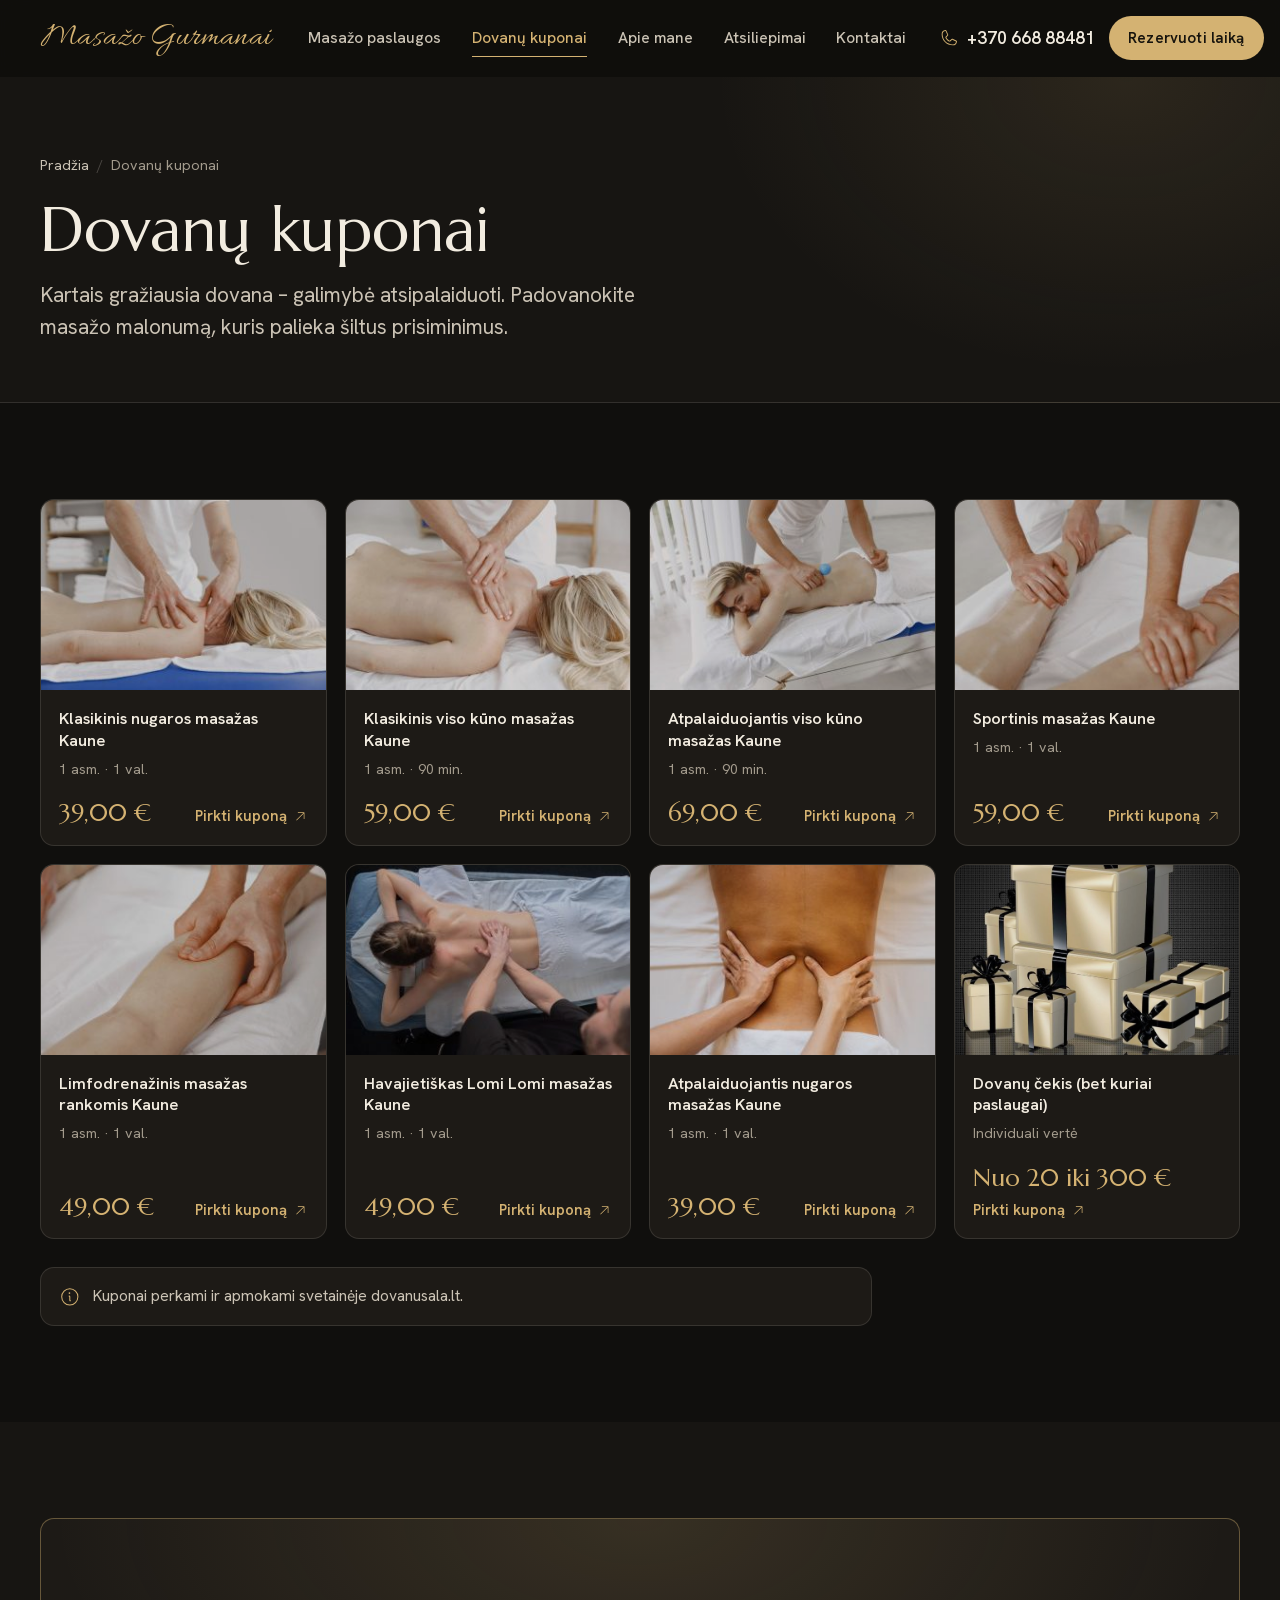
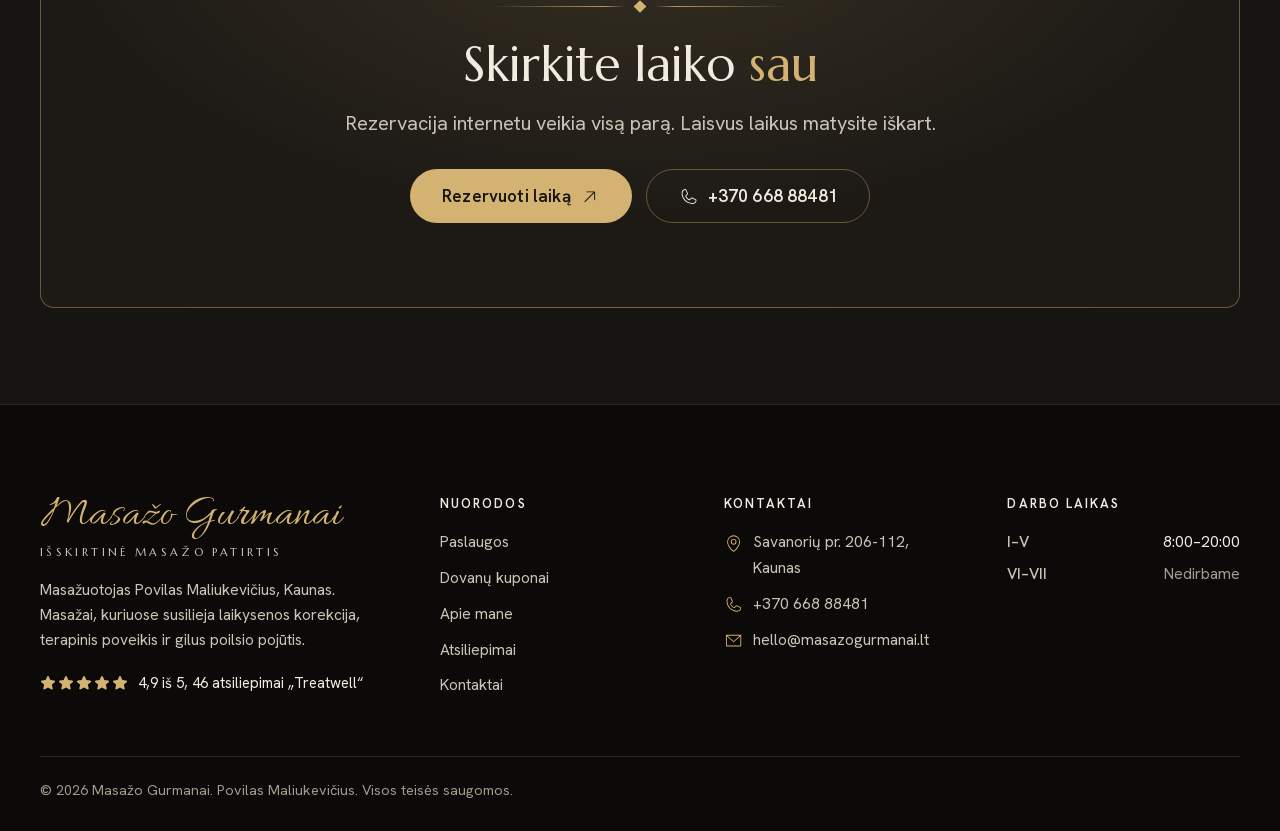
<file: kuponai/index.html>
<!doctype html>
<html lang="lt-LT">
<head>
	<meta charset="UTF-8">
<meta name="robots" content="noindex, nofollow">
	<meta name="viewport" content="width=device-width, initial-scale=1">
	<title>Masažo dovanų kuponai Kaune – Masažo Gurmanai</title>
<link rel="preload" href="https://arvydastry.github.io/masazogurmanaiv2/wp-content/themes/masazo-gurmanai/assets/fonts/hanken-grotesk-latin.woff2" as="font" type="font/woff2" crossorigin>
<link rel="preload" href="https://arvydastry.github.io/masazogurmanaiv2/wp-content/themes/masazo-gurmanai/assets/fonts/hanken-grotesk-latin-ext.woff2" as="font" type="font/woff2" crossorigin>
<link rel="preload" href="https://arvydastry.github.io/masazogurmanaiv2/wp-content/themes/masazo-gurmanai/assets/fonts/marcellus-latin.woff2" as="font" type="font/woff2" crossorigin>
<link rel="preload" href="https://arvydastry.github.io/masazogurmanaiv2/wp-content/themes/masazo-gurmanai/assets/fonts/marcellus-latin-ext.woff2" as="font" type="font/woff2" crossorigin>
<meta name="theme-color" content="#100f0d">
<meta name="description" content="Padovanokite masažą: dovanų kuponai klasikiniam, atpalaiduojančiam, sportiniam ir kitiems masažams Kaune arba dovanų čekis nuo 20 iki 300 €.">
<meta property="og:locale" content="lt_LT">
<meta property="og:site_name" content="Masažo Gurmanai">
<meta property="og:type" content="website">
<meta property="og:title" content="Masažo dovanų kuponai Kaune – Masažo Gurmanai">
<meta property="og:description" content="Padovanokite masažą: dovanų kuponai klasikiniam, atpalaiduojančiam, sportiniam ir kitiems masažams Kaune arba dovanų čekis nuo 20 iki 300 €.">
<meta property="og:url" content="https://arvydastry.github.io/masazogurmanaiv2/kuponai/">
<meta property="og:image" content="https://arvydastry.github.io/masazogurmanaiv2/wp-content/uploads/2026/11/masazo-gurmanai-dalijimuisi.jpg">
<meta name="twitter:card" content="summary_large_image">
<style id="wp-img-auto-sizes-contain-inline-css">
img:is([sizes=auto i],[sizes^="auto," i]){contain-intrinsic-size:3000px 1500px}
/*# sourceURL=wp-img-auto-sizes-contain-inline-css */
</style>
<link rel='stylesheet' id='mg-fonts-css' href='https://arvydastry.github.io/masazogurmanaiv2/wp-content/themes/masazo-gurmanai/assets/css/fonts.css?ver=1794824806' media='all' />
<link rel='stylesheet' id='mg-main-css' href='https://arvydastry.github.io/masazogurmanaiv2/wp-content/themes/masazo-gurmanai/assets/css/main.css?ver=1795429458' media='all' />
<link rel='stylesheet' id='elementor-frontend-css' href='https://arvydastry.github.io/masazogurmanaiv2/wp-content/plugins/elementor/assets/css/frontend.min.css?ver=4.4.1' media='all' />
<style id="elementor-frontend-inline-css">
.e-heading-base a, .e-paragraph-base a { all: unset; cursor: pointer; }.elementor :where(.e-svg-base) { width: var(--e-svg-width, 65px); height: var(--e-svg-height, 65px); }form[data-element_type="e-form"].form-state-success [data-element_type="e-form-success-message"],form[data-element_type="e-form"].form-state-error [data-element_type="e-form-error-message"]{ display: block; }.elementor-edit-mode [data-element_type="e-form-success-message"]:is(.elementor-element-editable, :has(.elementor-element-editable), :has(> .elementor-empty-view)),.elementor-edit-mode [data-element_type="e-form-error-message"]:is(.elementor-element-editable, :has(.elementor-element-editable), :has(> .elementor-empty-view)){ display: block; }.e-background-video { position: relative; overflow: hidden; }.e-background-video__media { position: absolute; inset: 0; width: 100%; height: 100%; object-fit: cover; pointer-events: none; z-index: 0; }.e-background-video__content { position: relative; z-index: 1; flex: 1 1 auto; }.elementor-edit-mode .e-background-video__content.e-atomic-element:has(> .elementor-empty-view) { display: flex; flex-direction: column; flex: 1 1 auto; min-height: 0; }.elementor-edit-mode .e-background-video__content.e-atomic-element:has(> .elementor-empty-view) > .elementor-empty-view.elementor-empty-view { position: relative; flex: 1 1 auto; min-height: 120px; height: auto; width: 100%; }.elementor-edit-mode .e-background-video__content.e-atomic-element:has(> .elementor-empty-view) > .elementor-empty-view > .elementor-first-add { position: absolute; inset: 0; width: 100%; height: 100%; }.e-background-video__controls { z-index: 2; }.e-background-video__play, .e-background-video__pause { appearance: none; -webkit-appearance: none; }.e-background-video.e-background-video--playing .e-background-video__play { display: none; }.e-background-video.e-background-video--paused .e-background-video__pause { display: none; }.e-background-video:not(.e-background-video--playing):not(.e-background-video--paused) .e-background-video__controls,.e-background-video:not(.e-background-video--playing):not(.e-background-video--paused) .e-background-video__play,.e-background-video:not(.e-background-video--playing):not(.e-background-video--paused) .e-background-video__pause { display: none; }.e-accordion-item-header-base { list-style: none; }.e-accordion-item-header-base::-webkit-details-marker { display: none; }.e-accordion-item-base { interpolate-size: allow-keywords; }.e-accordion-item-base::details-content {block-size: 0; overflow: hidden;transition: block-size .3s ease, content-visibility .3s ease allow-discrete;}.e-accordion-item-base[open]::details-content { block-size: auto; }.e-accordion-item-icon-base, .e-accordion-item-icon-open-base { --e-svg-width: auto; --e-svg-height: 100%; }:where(.e-accordion-item-icon-base, .e-accordion-item-icon-open-base) .e-svg-base { max-width: 100%; }.e-accordion-item-icon-base.e-accordion-item-icon-base .e-svg-base svg, .e-accordion-item-icon-open-base.e-accordion-item-icon-open-base .e-svg-base svg { width: auto !important; }.e-accordion-item-icon-base svg, .e-accordion-item-icon-open-base svg { transition: transform .3s ease; }.e-accordion-item-base:not([open]) > summary :is(.e-accordion-item-icon-base, .e-accordion-item-icon-open-base) svg { transform: rotate(var(--e-accordion-icon-rotation-closed)); }.e-accordion-item-base[open] > summary :is(.e-accordion-item-icon-base, .e-accordion-item-icon-open-base) svg { transform: rotate(var(--e-accordion-icon-rotation, 180deg)); }.e-accordion-item-header-base.e-accordion-item-header-base:has(> .e-accordion-item-icon-open-base) { display: grid; grid-template-columns: minmax(0, 1fr) auto; align-items: center; }.e-accordion-item-header-base:has(> .e-accordion-item-icon-open-base) > .e-accordion-item-title-base { grid-column: 1; grid-row: 1; }.e-accordion-item-header-base:has(> .e-accordion-item-icon-open-base) > :is(.e-accordion-item-icon-base, .e-accordion-item-icon-open-base) { grid-column: 2; grid-row: 1; }.e-accordion-item-base .e-accordion-item-icon-open-base.e-accordion-item-icon-open-base { visibility: hidden; }.e-accordion-item-base[open] > summary .e-accordion-item-icon-open-base { visibility: visible; }.e-accordion-item-base[open] > summary:has(.e-accordion-item-icon-open-base) .e-accordion-item-icon-base { visibility: hidden; }.e-list-item-marker-base { --e-svg-width: 0.6em; --e-svg-height: 0.6em; }:where(.e-list-item-marker-base) .e-svg-base { flex-shrink: 0; }.e-list-item-marker-base .e-svg-base svg { display: block; }
/*# sourceURL=elementor-frontend-inline-css */
</style>
<link rel='stylesheet' id='elementor-post-4-css' href='https://arvydastry.github.io/masazogurmanaiv2/wp-content/uploads/elementor/css/post-4.css?ver=1795430384' media='all' />
<link rel='stylesheet' id='elementor-post-34-css' href='https://arvydastry.github.io/masazogurmanaiv2/wp-content/uploads/elementor/css/post-34.css?ver=1795430484' media='all' />
<link rel='stylesheet' id='base-desktop-css' href='https://arvydastry.github.io/masazogurmanaiv2/wp-content/uploads/elementor/css/base-desktop.css?ver=6b0417f0e2244' media='all' />
<link rel='stylesheet' id='base-mobile-css' href='https://arvydastry.github.io/masazogurmanaiv2/wp-content/uploads/elementor/css/base-mobile.css?ver=6b0417f0e2244' media='(max-width:767px)' />
<script id="jquery-core-js" src="https://arvydastry.github.io/masazogurmanaiv2/wp-includes/js/jquery/jquery.min.js?ver=3.7.1"></script>
<script id="jquery-migrate-js" src="https://arvydastry.github.io/masazogurmanaiv2/wp-includes/js/jquery/jquery-migrate.min.js?ver=3.4.1"></script>
<link rel="canonical" href="https://arvydastry.github.io/masazogurmanaiv2/kuponai/" />
<meta name="generator" content="Elementor 4.4.1; features: e_font_icon_svg, additional_custom_breakpoints; settings: css_print_method-external, google_font-disabled, font_display-swap">
			<style>
				.e-con.e-parent:nth-of-type(n+4):not(.e-lazyloaded):not(.e-no-lazyload),
				.e-con.e-parent:nth-of-type(n+4):not(.e-lazyloaded):not(.e-no-lazyload) * {
					background-image: none !important;
				}
				@media screen and (max-height: 1024px) {
					.e-con.e-parent:nth-of-type(n+3):not(.e-lazyloaded):not(.e-no-lazyload),
					.e-con.e-parent:nth-of-type(n+3):not(.e-lazyloaded):not(.e-no-lazyload) * {
						background-image: none !important;
					}
				}
				@media screen and (max-height: 640px) {
					.e-con.e-parent:nth-of-type(n+2):not(.e-lazyloaded):not(.e-no-lazyload),
					.e-con.e-parent:nth-of-type(n+2):not(.e-lazyloaded):not(.e-no-lazyload) * {
						background-image: none !important;
					}
				}
			</style>
			</head>
<body class="wp-singular page-template-default page page-id-34 wp-embed-responsive wp-theme-masazo-gurmanai mg-site mg-has-mobilebar mg-elementor-page elementor-default elementor-kit-4 elementor-page elementor-page-34">

<a class="mg-skip" href="#turinys">Pereiti prie turinio</a>

	<div class="mg-header-sentinel" aria-hidden="true"></div>
	<header class="mg-header" id="mg-header">
		<div class="mg-container mg-header__in">
			<a class="mg-logo mg-logo--header" href="https://arvydastry.github.io/masazogurmanaiv2/" aria-label="Masažo Gurmanai – pradžios puslapis"><span class="mg-logo__name" aria-hidden="true">Masažo Gurmanai</span></a>
			<nav class="mg-nav" aria-label="Pagrindinis meniu">
				<ul id="menu-pagrindinis-meniu" class="mg-nav__list"><li id="menu-item-51" class="menu-item menu-item-type-post_type menu-item-object-page menu-item-51"><a href="https://arvydastry.github.io/masazogurmanaiv2/paslaugos/">Masažo paslaugos</a></li>
<li id="menu-item-52" class="menu-item menu-item-type-post_type menu-item-object-page current-menu-item page_item page-item-34 current_page_item menu-item-52"><a href="https://arvydastry.github.io/masazogurmanaiv2/kuponai/" aria-current="page">Dovanų kuponai</a></li>
<li id="menu-item-53" class="menu-item menu-item-type-post_type menu-item-object-page menu-item-53"><a href="https://arvydastry.github.io/masazogurmanaiv2/apie/">Apie mane</a></li>
<li id="menu-item-54" class="menu-item menu-item-type-post_type menu-item-object-page menu-item-54"><a href="https://arvydastry.github.io/masazogurmanaiv2/atsiliepimai/">Atsiliepimai</a></li>
<li id="menu-item-55" class="menu-item menu-item-type-post_type menu-item-object-page menu-item-55"><a href="https://arvydastry.github.io/masazogurmanaiv2/kontaktai/">Kontaktai</a></li>
</ul>			</nav>

			<div class="mg-header__actions">
									<a class="mg-header__phone" href="tel:+37066888481">
						<svg class="mg-icon" aria-hidden="true" focusable="false" width="1em" height="1em" xmlns="http://www.w3.org/2000/svg" viewBox="0 0 256 256" fill="currentColor"><path d="M221.59,160.3l-47.24-21.17a14,14,0,0,0-13.28,1.22,4.81,4.81,0,0,0-.56.42l-24.69,21a1.88,1.88,0,0,1-1.68.06c-15.87-7.66-32.31-24-40-39.65a1.91,1.91,0,0,1,0-1.68l21.07-25a6.13,6.13,0,0,0,.42-.58,14,14,0,0,0,1.12-13.27L95.73,34.49a14,14,0,0,0-14.56-8.38A54.24,54.24,0,0,0,34,80c0,78.3,63.7,142,142,142a54.25,54.25,0,0,0,53.89-47.17A14,14,0,0,0,221.59,160.3ZM176,210C104.32,210,46,151.68,46,80A42.23,42.23,0,0,1,82.67,38h.23a2,2,0,0,1,1.84,1.31l21.1,47.11a2,2,0,0,1,0,1.67L84.73,113.15a4.73,4.73,0,0,0-.43.57,14,14,0,0,0-.91,13.73c8.87,18.16,27.17,36.32,45.53,45.19a14,14,0,0,0,13.77-1c.19-.13.38-.27.56-.42l24.68-21a1.92,1.92,0,0,1,1.6-.1l47.25,21.17a2,2,0,0,1,1.21,2A42.24,42.24,0,0,1,176,210Z"/></svg>						<span class="mg-header__phone-num">+370 668 88481</span>
						<span class="mg-sr">Skambinti</span>					</a>
				
				<a class="mg-btn mg-btn--primary mg-btn--sm mg-header__cta" href="https://trea.tw/HVeWMChwFZ2375fuC" data-mg-book="1" data-mg-place="antraste" target="_blank" rel="noopener"><span class="mg-btn__label">Rezervuoti laiką</span><span class="mg-sr"> (atsidaro naujame skirtuke)</span></a>
				<button class="mg-burger" type="button" aria-haspopup="dialog" aria-controls="mg-drawer" data-mg-drawer-open>
					<svg class="mg-icon" aria-hidden="true" focusable="false" width="1em" height="1em" xmlns="http://www.w3.org/2000/svg" viewBox="0 0 256 256" fill="currentColor"><path d="M222,128a6,6,0,0,1-6,6H40a6,6,0,0,1,0-12H216A6,6,0,0,1,222,128ZM40,70H216a6,6,0,0,0,0-12H40a6,6,0,0,0,0,12ZM216,186H40a6,6,0,0,0,0,12H216a6,6,0,0,0,0-12Z"/></svg>					<span class="mg-sr">Atidaryti meniu</span>
				</button>
			</div>
		</div>
	</header>

	<dialog class="mg-drawer" id="mg-drawer" aria-label="Meniu">
		<div class="mg-drawer__head">
			<a class="mg-logo mg-logo--drawer" href="https://arvydastry.github.io/masazogurmanaiv2/" aria-label="Masažo Gurmanai – pradžios puslapis"><span class="mg-logo__name" aria-hidden="true">Masažo Gurmanai</span></a>			<button class="mg-drawer__close" type="button" data-mg-drawer-close autofocus>
				<svg class="mg-icon" aria-hidden="true" focusable="false" width="1em" height="1em" xmlns="http://www.w3.org/2000/svg" viewBox="0 0 256 256" fill="currentColor"><path d="M204.24,195.76a6,6,0,1,1-8.48,8.48L128,136.49,60.24,204.24a6,6,0,0,1-8.48-8.48L119.51,128,51.76,60.24a6,6,0,0,1,8.48-8.48L128,119.51l67.76-67.75a6,6,0,0,1,8.48,8.48L136.49,128Z"/></svg>				<span class="mg-sr">Uždaryti meniu</span>
			</button>
		</div>

		<nav class="mg-drawer__nav" aria-label="Pagrindinis meniu">
			<ul id="menu-pagrindinis-meniu-1" class="mg-drawer__list"><li class="menu-item menu-item-type-post_type menu-item-object-page menu-item-51"><a href="https://arvydastry.github.io/masazogurmanaiv2/paslaugos/">Masažo paslaugos</a></li>
<li class="menu-item menu-item-type-post_type menu-item-object-page current-menu-item page_item page-item-34 current_page_item menu-item-52"><a href="https://arvydastry.github.io/masazogurmanaiv2/kuponai/" aria-current="page">Dovanų kuponai</a></li>
<li class="menu-item menu-item-type-post_type menu-item-object-page menu-item-53"><a href="https://arvydastry.github.io/masazogurmanaiv2/apie/">Apie mane</a></li>
<li class="menu-item menu-item-type-post_type menu-item-object-page menu-item-54"><a href="https://arvydastry.github.io/masazogurmanaiv2/atsiliepimai/">Atsiliepimai</a></li>
<li class="menu-item menu-item-type-post_type menu-item-object-page menu-item-55"><a href="https://arvydastry.github.io/masazogurmanaiv2/kontaktai/">Kontaktai</a></li>
</ul>		</nav>

		<div class="mg-drawer__foot">
			<a class="mg-btn mg-btn--primary" href="https://trea.tw/HVeWMChwFZ2375fuC" data-mg-book="1" data-mg-place="meniu" target="_blank" rel="noopener"><span class="mg-btn__label">Rezervuoti laiką</span><svg class="mg-icon mg-btn__icon" aria-hidden="true" focusable="false" width="1em" height="1em" xmlns="http://www.w3.org/2000/svg" viewBox="0 0 256 256" fill="currentColor"><path d="M198,64V168a6,6,0,0,1-12,0V78.48L68.24,196.24a6,6,0,0,1-8.48-8.48L177.52,70H88a6,6,0,0,1,0-12H192A6,6,0,0,1,198,64Z"/></svg><span class="mg-sr"> (atsidaro naujame skirtuke)</span></a><a class="mg-btn mg-btn--outline" href="tel:+37066888481"><svg class="mg-icon mg-btn__icon" aria-hidden="true" focusable="false" width="1em" height="1em" xmlns="http://www.w3.org/2000/svg" viewBox="0 0 256 256" fill="currentColor"><path d="M221.59,160.3l-47.24-21.17a14,14,0,0,0-13.28,1.22,4.81,4.81,0,0,0-.56.42l-24.69,21a1.88,1.88,0,0,1-1.68.06c-15.87-7.66-32.31-24-40-39.65a1.91,1.91,0,0,1,0-1.68l21.07-25a6.13,6.13,0,0,0,.42-.58,14,14,0,0,0,1.12-13.27L95.73,34.49a14,14,0,0,0-14.56-8.38A54.24,54.24,0,0,0,34,80c0,78.3,63.7,142,142,142a54.25,54.25,0,0,0,53.89-47.17A14,14,0,0,0,221.59,160.3ZM176,210C104.32,210,46,151.68,46,80A42.23,42.23,0,0,1,82.67,38h.23a2,2,0,0,1,1.84,1.31l21.1,47.11a2,2,0,0,1,0,1.67L84.73,113.15a4.73,4.73,0,0,0-.43.57,14,14,0,0,0-.91,13.73c8.87,18.16,27.17,36.32,45.53,45.19a14,14,0,0,0,13.77-1c.19-.13.38-.27.56-.42l24.68-21a1.92,1.92,0,0,1,1.6-.1l47.25,21.17a2,2,0,0,1,1.21,2A42.24,42.24,0,0,1,176,210Z"/></svg><span class="mg-btn__label">+370 668 88481</span></a>			<p class="mg-drawer__meta">
				Savanorių pr. 206-112, Kaunas<br>
				I–V 8:00–20:00			</p>
		</div>
	</dialog>
	<main id="turinys" class="mg-main" tabindex="-1">
			<div data-elementor-type="wp-page" data-elementor-id="34" class="elementor elementor-34">
				<div class="elementor-element elementor-element-d1e0ba0 e-con-full mg-wrap e-flex e-con e-parent" data-id="d1e0ba0" data-element_type="container" data-e-type="container">
				<div class="elementor-element elementor-element-8dd3b0d elementor-widget elementor-widget-mg-page-hero" data-id="8dd3b0d" data-element_type="widget" data-e-type="widget" data-widget_type="mg-page-hero.default">
					<header class="mg-section mg-pagehero"><div class="mg-container"><nav class="mg-crumbs" aria-label="Kelias iki šio puslapio"><ol><li><a href="https://arvydastry.github.io/masazogurmanaiv2/">Pradžia</a></li><li aria-current="page">Dovanų kuponai</li></ol></nav><h1 class="mg-pagehero__title">Dovanų kuponai</h1><p class="mg-pagehero__lead">Kartais gražiausia dovana – galimybė atsipalaiduoti. Padovanokite masažo malonumą, kuris palieka šiltus prisiminimus.</p></div></header>				</div>
				</div>
		<div class="elementor-element elementor-element-a5488a2 e-con-full mg-wrap e-flex e-con e-parent" data-id="a5488a2" data-element_type="container" data-e-type="container">
				<div class="elementor-element elementor-element-c500d53 elementor-widget elementor-widget-mg-vouchers" data-id="c500d53" data-element_type="widget" data-e-type="widget" data-widget_type="mg-vouchers.default">
					<section class="mg-section mg-vouchers"><div class="mg-container"><ul class="mg-vouchers__list"><li data-mg-reveal><a class="mg-voucher" href="https://www.dovanusala.lt/lt/24467-klasikinis-nugaros-masazas-kaune.html" target="_blank" rel="noopener" data-mg-voucher="Klasikinis nugaros masažas Kaune"><span class="mg-voucher__media"><img fetchpriority="high" decoding="async" width="768" height="512" src="https://arvydastry.github.io/masazogurmanaiv2/wp-content/uploads/2026/11/kuponas-klasikinis-nugaros-masazas-768x512.jpg" class="attachment-medium_large size-medium_large" alt="" sizes="(min-width: 1024px) 280px, (min-width: 640px) 45vw, 92vw" srcset="https://arvydastry.github.io/masazogurmanaiv2/wp-content/uploads/2026/11/kuponas-klasikinis-nugaros-masazas-768x512.jpg 768w, https://arvydastry.github.io/masazogurmanaiv2/wp-content/uploads/2026/11/kuponas-klasikinis-nugaros-masazas-300x200.jpg 300w, https://arvydastry.github.io/masazogurmanaiv2/wp-content/uploads/2026/11/kuponas-klasikinis-nugaros-masazas-1024x683.jpg 1024w, https://arvydastry.github.io/masazogurmanaiv2/wp-content/uploads/2026/11/kuponas-klasikinis-nugaros-masazas.jpg 1200w" /></span><span class="mg-voucher__body"><span class="mg-voucher__title" role="heading" aria-level="2">Klasikinis nugaros masažas Kaune</span><span class="mg-voucher__meta">1 asm. · 1 val.</span><span class="mg-voucher__foot"><span class="mg-price"><span class="mg-sr">Kaina: </span>39,00 €</span><span class="mg-voucher__buy">Pirkti kuponą<svg class="mg-icon" aria-hidden="true" focusable="false" width="1em" height="1em" xmlns="http://www.w3.org/2000/svg" viewBox="0 0 256 256" fill="currentColor"><path d="M198,64V168a6,6,0,0,1-12,0V78.48L68.24,196.24a6,6,0,0,1-8.48-8.48L177.52,70H88a6,6,0,0,1,0-12H192A6,6,0,0,1,198,64Z"/></svg></span></span></span><span class="mg-sr"> (atsidaro naujame skirtuke)</span></a></li><li data-mg-reveal><a class="mg-voucher" href="https://www.dovanusala.lt/lt/24468-klasikinis-viso-kuno-masazas-kaune.html" target="_blank" rel="noopener" data-mg-voucher="Klasikinis viso kūno masažas Kaune"><span class="mg-voucher__media"><img decoding="async" width="768" height="512" src="https://arvydastry.github.io/masazogurmanaiv2/wp-content/uploads/2026/11/kuponas-klasikinis-viso-kuno-masazas-768x512.jpg" class="attachment-medium_large size-medium_large" alt="" sizes="(min-width: 1024px) 280px, (min-width: 640px) 45vw, 92vw" srcset="https://arvydastry.github.io/masazogurmanaiv2/wp-content/uploads/2026/11/kuponas-klasikinis-viso-kuno-masazas-768x512.jpg 768w, https://arvydastry.github.io/masazogurmanaiv2/wp-content/uploads/2026/11/kuponas-klasikinis-viso-kuno-masazas-300x200.jpg 300w, https://arvydastry.github.io/masazogurmanaiv2/wp-content/uploads/2026/11/kuponas-klasikinis-viso-kuno-masazas-1024x683.jpg 1024w, https://arvydastry.github.io/masazogurmanaiv2/wp-content/uploads/2026/11/kuponas-klasikinis-viso-kuno-masazas.jpg 1200w" /></span><span class="mg-voucher__body"><span class="mg-voucher__title" role="heading" aria-level="2">Klasikinis viso kūno masažas Kaune</span><span class="mg-voucher__meta">1 asm. · 90 min.</span><span class="mg-voucher__foot"><span class="mg-price"><span class="mg-sr">Kaina: </span>59,00 €</span><span class="mg-voucher__buy">Pirkti kuponą<svg class="mg-icon" aria-hidden="true" focusable="false" width="1em" height="1em" xmlns="http://www.w3.org/2000/svg" viewBox="0 0 256 256" fill="currentColor"><path d="M198,64V168a6,6,0,0,1-12,0V78.48L68.24,196.24a6,6,0,0,1-8.48-8.48L177.52,70H88a6,6,0,0,1,0-12H192A6,6,0,0,1,198,64Z"/></svg></span></span></span><span class="mg-sr"> (atsidaro naujame skirtuke)</span></a></li><li data-mg-reveal><a class="mg-voucher" href="https://www.dovanusala.lt/lt/24469-viso-kuno-atpalaiduojantis-masazas-kaune.html" target="_blank" rel="noopener" data-mg-voucher="Atpalaiduojantis viso kūno masažas Kaune"><span class="mg-voucher__media"><img decoding="async" width="768" height="512" src="https://arvydastry.github.io/masazogurmanaiv2/wp-content/uploads/2026/11/kuponas-atpalaiduojantis-viso-kuno-masazas-768x512.jpg" class="attachment-medium_large size-medium_large" alt="" sizes="(min-width: 1024px) 280px, (min-width: 640px) 45vw, 92vw" srcset="https://arvydastry.github.io/masazogurmanaiv2/wp-content/uploads/2026/11/kuponas-atpalaiduojantis-viso-kuno-masazas-768x512.jpg 768w, https://arvydastry.github.io/masazogurmanaiv2/wp-content/uploads/2026/11/kuponas-atpalaiduojantis-viso-kuno-masazas-300x200.jpg 300w, https://arvydastry.github.io/masazogurmanaiv2/wp-content/uploads/2026/11/kuponas-atpalaiduojantis-viso-kuno-masazas-1024x683.jpg 1024w, https://arvydastry.github.io/masazogurmanaiv2/wp-content/uploads/2026/11/kuponas-atpalaiduojantis-viso-kuno-masazas.jpg 1200w" /></span><span class="mg-voucher__body"><span class="mg-voucher__title" role="heading" aria-level="2">Atpalaiduojantis viso kūno masažas Kaune</span><span class="mg-voucher__meta">1 asm. · 90 min.</span><span class="mg-voucher__foot"><span class="mg-price"><span class="mg-sr">Kaina: </span>69,00 €</span><span class="mg-voucher__buy">Pirkti kuponą<svg class="mg-icon" aria-hidden="true" focusable="false" width="1em" height="1em" xmlns="http://www.w3.org/2000/svg" viewBox="0 0 256 256" fill="currentColor"><path d="M198,64V168a6,6,0,0,1-12,0V78.48L68.24,196.24a6,6,0,0,1-8.48-8.48L177.52,70H88a6,6,0,0,1,0-12H192A6,6,0,0,1,198,64Z"/></svg></span></span></span><span class="mg-sr"> (atsidaro naujame skirtuke)</span></a></li><li data-mg-reveal><a class="mg-voucher" href="https://www.dovanusala.lt/lt/24471-sportinis-masazas-kaune.html" target="_blank" rel="noopener" data-mg-voucher="Sportinis masažas Kaune"><span class="mg-voucher__media"><img loading="lazy" decoding="async" width="768" height="512" src="https://arvydastry.github.io/masazogurmanaiv2/wp-content/uploads/2026/11/kuponas-sportinis-masazas-768x512.jpg" class="attachment-medium_large size-medium_large" alt="" sizes="(min-width: 1024px) 280px, (min-width: 640px) 45vw, 92vw" srcset="https://arvydastry.github.io/masazogurmanaiv2/wp-content/uploads/2026/11/kuponas-sportinis-masazas-768x512.jpg 768w, https://arvydastry.github.io/masazogurmanaiv2/wp-content/uploads/2026/11/kuponas-sportinis-masazas-300x200.jpg 300w, https://arvydastry.github.io/masazogurmanaiv2/wp-content/uploads/2026/11/kuponas-sportinis-masazas-1024x683.jpg 1024w, https://arvydastry.github.io/masazogurmanaiv2/wp-content/uploads/2026/11/kuponas-sportinis-masazas.jpg 1200w" /></span><span class="mg-voucher__body"><span class="mg-voucher__title" role="heading" aria-level="2">Sportinis masažas Kaune</span><span class="mg-voucher__meta">1 asm. · 1 val.</span><span class="mg-voucher__foot"><span class="mg-price"><span class="mg-sr">Kaina: </span>59,00 €</span><span class="mg-voucher__buy">Pirkti kuponą<svg class="mg-icon" aria-hidden="true" focusable="false" width="1em" height="1em" xmlns="http://www.w3.org/2000/svg" viewBox="0 0 256 256" fill="currentColor"><path d="M198,64V168a6,6,0,0,1-12,0V78.48L68.24,196.24a6,6,0,0,1-8.48-8.48L177.52,70H88a6,6,0,0,1,0-12H192A6,6,0,0,1,198,64Z"/></svg></span></span></span><span class="mg-sr"> (atsidaro naujame skirtuke)</span></a></li><li data-mg-reveal><a class="mg-voucher" href="https://www.dovanusala.lt/lt/25841-limfodrenazinis-masazas-kaune.html" target="_blank" rel="noopener" data-mg-voucher="Limfodrenažinis masažas rankomis Kaune"><span class="mg-voucher__media"><img loading="lazy" decoding="async" width="768" height="512" src="https://arvydastry.github.io/masazogurmanaiv2/wp-content/uploads/2026/11/kuponas-limfodrenazinis-masazas-768x512.jpg" class="attachment-medium_large size-medium_large" alt="" sizes="(min-width: 1024px) 280px, (min-width: 640px) 45vw, 92vw" srcset="https://arvydastry.github.io/masazogurmanaiv2/wp-content/uploads/2026/11/kuponas-limfodrenazinis-masazas-768x512.jpg 768w, https://arvydastry.github.io/masazogurmanaiv2/wp-content/uploads/2026/11/kuponas-limfodrenazinis-masazas-300x200.jpg 300w, https://arvydastry.github.io/masazogurmanaiv2/wp-content/uploads/2026/11/kuponas-limfodrenazinis-masazas-1024x683.jpg 1024w, https://arvydastry.github.io/masazogurmanaiv2/wp-content/uploads/2026/11/kuponas-limfodrenazinis-masazas.jpg 1200w" /></span><span class="mg-voucher__body"><span class="mg-voucher__title" role="heading" aria-level="2">Limfodrenažinis masažas rankomis Kaune</span><span class="mg-voucher__meta">1 asm. · 1 val.</span><span class="mg-voucher__foot"><span class="mg-price"><span class="mg-sr">Kaina: </span>49,00 €</span><span class="mg-voucher__buy">Pirkti kuponą<svg class="mg-icon" aria-hidden="true" focusable="false" width="1em" height="1em" xmlns="http://www.w3.org/2000/svg" viewBox="0 0 256 256" fill="currentColor"><path d="M198,64V168a6,6,0,0,1-12,0V78.48L68.24,196.24a6,6,0,0,1-8.48-8.48L177.52,70H88a6,6,0,0,1,0-12H192A6,6,0,0,1,198,64Z"/></svg></span></span></span><span class="mg-sr"> (atsidaro naujame skirtuke)</span></a></li><li data-mg-reveal><a class="mg-voucher" href="https://www.dovanusala.lt/lt/25842-havajietiskas-lomi-lomi-masazas-kaune.html" target="_blank" rel="noopener" data-mg-voucher="Havajietiškas Lomi Lomi masažas Kaune"><span class="mg-voucher__media"><img loading="lazy" decoding="async" width="768" height="529" src="https://arvydastry.github.io/masazogurmanaiv2/wp-content/uploads/2026/11/kuponas-lomi-lomi-masazas-768x529.jpg" class="attachment-medium_large size-medium_large" alt="" sizes="(min-width: 1024px) 280px, (min-width: 640px) 45vw, 92vw" srcset="https://arvydastry.github.io/masazogurmanaiv2/wp-content/uploads/2026/11/kuponas-lomi-lomi-masazas-768x529.jpg 768w, https://arvydastry.github.io/masazogurmanaiv2/wp-content/uploads/2026/11/kuponas-lomi-lomi-masazas-300x207.jpg 300w, https://arvydastry.github.io/masazogurmanaiv2/wp-content/uploads/2026/11/kuponas-lomi-lomi-masazas-1024x705.jpg 1024w, https://arvydastry.github.io/masazogurmanaiv2/wp-content/uploads/2026/11/kuponas-lomi-lomi-masazas.jpg 1200w" /></span><span class="mg-voucher__body"><span class="mg-voucher__title" role="heading" aria-level="2">Havajietiškas Lomi Lomi masažas Kaune</span><span class="mg-voucher__meta">1 asm. · 1 val.</span><span class="mg-voucher__foot"><span class="mg-price"><span class="mg-sr">Kaina: </span>49,00 €</span><span class="mg-voucher__buy">Pirkti kuponą<svg class="mg-icon" aria-hidden="true" focusable="false" width="1em" height="1em" xmlns="http://www.w3.org/2000/svg" viewBox="0 0 256 256" fill="currentColor"><path d="M198,64V168a6,6,0,0,1-12,0V78.48L68.24,196.24a6,6,0,0,1-8.48-8.48L177.52,70H88a6,6,0,0,1,0-12H192A6,6,0,0,1,198,64Z"/></svg></span></span></span><span class="mg-sr"> (atsidaro naujame skirtuke)</span></a></li><li data-mg-reveal><a class="mg-voucher" href="https://www.dovanusala.lt/lt/27198-atpalaiduojantis-nugaros-masazas-kaune.html" target="_blank" rel="noopener" data-mg-voucher="Atpalaiduojantis nugaros masažas Kaune"><span class="mg-voucher__media"><img loading="lazy" decoding="async" width="768" height="512" src="https://arvydastry.github.io/masazogurmanaiv2/wp-content/uploads/2026/11/kuponas-atpalaiduojantis-nugaros-masazas-768x512.jpg" class="attachment-medium_large size-medium_large" alt="" sizes="(min-width: 1024px) 280px, (min-width: 640px) 45vw, 92vw" srcset="https://arvydastry.github.io/masazogurmanaiv2/wp-content/uploads/2026/11/kuponas-atpalaiduojantis-nugaros-masazas-768x512.jpg 768w, https://arvydastry.github.io/masazogurmanaiv2/wp-content/uploads/2026/11/kuponas-atpalaiduojantis-nugaros-masazas-300x200.jpg 300w, https://arvydastry.github.io/masazogurmanaiv2/wp-content/uploads/2026/11/kuponas-atpalaiduojantis-nugaros-masazas-1024x683.jpg 1024w, https://arvydastry.github.io/masazogurmanaiv2/wp-content/uploads/2026/11/kuponas-atpalaiduojantis-nugaros-masazas.jpg 1200w" /></span><span class="mg-voucher__body"><span class="mg-voucher__title" role="heading" aria-level="2">Atpalaiduojantis nugaros masažas Kaune</span><span class="mg-voucher__meta">1 asm. · 1 val.</span><span class="mg-voucher__foot"><span class="mg-price"><span class="mg-sr">Kaina: </span>39,00 €</span><span class="mg-voucher__buy">Pirkti kuponą<svg class="mg-icon" aria-hidden="true" focusable="false" width="1em" height="1em" xmlns="http://www.w3.org/2000/svg" viewBox="0 0 256 256" fill="currentColor"><path d="M198,64V168a6,6,0,0,1-12,0V78.48L68.24,196.24a6,6,0,0,1-8.48-8.48L177.52,70H88a6,6,0,0,1,0-12H192A6,6,0,0,1,198,64Z"/></svg></span></span></span><span class="mg-sr"> (atsidaro naujame skirtuke)</span></a></li><li data-mg-reveal><a class="mg-voucher" href="https://www.dovanusala.lt/lt/27201-masazu-salono-masazo-gurmanai-kaune-dovanu-cekis.html" target="_blank" rel="noopener" data-mg-voucher="Dovanų čekis (bet kuriai paslaugai)"><span class="mg-voucher__media"><img loading="lazy" decoding="async" width="768" height="1152" src="https://arvydastry.github.io/masazogurmanaiv2/wp-content/uploads/2026/11/kuponas-dovanu-cekis-768x1152.jpg" class="attachment-medium_large size-medium_large" alt="" sizes="(min-width: 1024px) 280px, (min-width: 640px) 45vw, 92vw" srcset="https://arvydastry.github.io/masazogurmanaiv2/wp-content/uploads/2026/11/kuponas-dovanu-cekis-768x1152.jpg 768w, https://arvydastry.github.io/masazogurmanaiv2/wp-content/uploads/2026/11/kuponas-dovanu-cekis-200x300.jpg 200w, https://arvydastry.github.io/masazogurmanaiv2/wp-content/uploads/2026/11/kuponas-dovanu-cekis-683x1024.jpg 683w, https://arvydastry.github.io/masazogurmanaiv2/wp-content/uploads/2026/11/kuponas-dovanu-cekis.jpg 800w" /></span><span class="mg-voucher__body"><span class="mg-voucher__title" role="heading" aria-level="2">Dovanų čekis (bet kuriai paslaugai)</span><span class="mg-voucher__meta">Individuali vertė</span><span class="mg-voucher__foot"><span class="mg-price"><span class="mg-sr">Kaina: </span>Nuo 20 iki 300 €</span><span class="mg-voucher__buy">Pirkti kuponą<svg class="mg-icon" aria-hidden="true" focusable="false" width="1em" height="1em" xmlns="http://www.w3.org/2000/svg" viewBox="0 0 256 256" fill="currentColor"><path d="M198,64V168a6,6,0,0,1-12,0V78.48L68.24,196.24a6,6,0,0,1-8.48-8.48L177.52,70H88a6,6,0,0,1,0-12H192A6,6,0,0,1,198,64Z"/></svg></span></span></span><span class="mg-sr"> (atsidaro naujame skirtuke)</span></a></li></ul><p class="mg-note"><svg class="mg-icon" aria-hidden="true" focusable="false" width="1em" height="1em" xmlns="http://www.w3.org/2000/svg" viewBox="0 0 256 256" fill="currentColor"><path d="M142,176a6,6,0,0,1-6,6,14,14,0,0,1-14-14V128a2,2,0,0,0-2-2,6,6,0,0,1,0-12,14,14,0,0,1,14,14v40a2,2,0,0,0,2,2A6,6,0,0,1,142,176ZM124,94a10,10,0,1,0-10-10A10,10,0,0,0,124,94Zm106,34A102,102,0,1,1,128,26,102.12,102.12,0,0,1,230,128Zm-12,0a90,90,0,1,0-90,90A90.1,90.1,0,0,0,218,128Z"/></svg><span>Kuponai perkami ir apmokami svetainėje dovanusala.lt.</span></p></div></section>				</div>
				</div>
		<div class="elementor-element elementor-element-55e5bed e-con-full mg-wrap e-flex e-con e-parent" data-id="55e5bed" data-element_type="container" data-e-type="container">
				<div class="elementor-element elementor-element-6b0c82a elementor-widget elementor-widget-mg-cta" data-id="6b0c82a" data-element_type="widget" data-e-type="widget" data-widget_type="mg-cta.default">
					<section class="mg-section mg-cta mg-section--alt"><div class="mg-container"><div class="mg-cta__box" data-mg-reveal><span class="mg-ornament" aria-hidden="true"></span><h2 class="mg-title">Skirkite laiko <em>sau</em></h2><p class="mg-lead">Rezervacija internetu veikia visą parą. Laisvus laikus matysite iškart.</p><div class="mg-actions mg-actions--center"><a class="mg-btn mg-btn--primary mg-btn--lg" href="https://trea.tw/HVeWMChwFZ2375fuC" data-mg-book="1" data-mg-place="kvietimas" target="_blank" rel="noopener"><span class="mg-btn__label">Rezervuoti laiką</span><svg class="mg-icon mg-btn__icon" aria-hidden="true" focusable="false" width="1em" height="1em" xmlns="http://www.w3.org/2000/svg" viewBox="0 0 256 256" fill="currentColor"><path d="M198,64V168a6,6,0,0,1-12,0V78.48L68.24,196.24a6,6,0,0,1-8.48-8.48L177.52,70H88a6,6,0,0,1,0-12H192A6,6,0,0,1,198,64Z"/></svg><span class="mg-sr"> (atsidaro naujame skirtuke)</span></a><a class="mg-btn mg-btn--outline mg-btn--lg" href="tel:+37066888481"><svg class="mg-icon mg-btn__icon" aria-hidden="true" focusable="false" width="1em" height="1em" xmlns="http://www.w3.org/2000/svg" viewBox="0 0 256 256" fill="currentColor"><path d="M221.59,160.3l-47.24-21.17a14,14,0,0,0-13.28,1.22,4.81,4.81,0,0,0-.56.42l-24.69,21a1.88,1.88,0,0,1-1.68.06c-15.87-7.66-32.31-24-40-39.65a1.91,1.91,0,0,1,0-1.68l21.07-25a6.13,6.13,0,0,0,.42-.58,14,14,0,0,0,1.12-13.27L95.73,34.49a14,14,0,0,0-14.56-8.38A54.24,54.24,0,0,0,34,80c0,78.3,63.7,142,142,142a54.25,54.25,0,0,0,53.89-47.17A14,14,0,0,0,221.59,160.3ZM176,210C104.32,210,46,151.68,46,80A42.23,42.23,0,0,1,82.67,38h.23a2,2,0,0,1,1.84,1.31l21.1,47.11a2,2,0,0,1,0,1.67L84.73,113.15a4.73,4.73,0,0,0-.43.57,14,14,0,0,0-.91,13.73c8.87,18.16,27.17,36.32,45.53,45.19a14,14,0,0,0,13.77-1c.19-.13.38-.27.56-.42l24.68-21a1.92,1.92,0,0,1,1.6-.1l47.25,21.17a2,2,0,0,1,1.21,2A42.24,42.24,0,0,1,176,210Z"/></svg><span class="mg-btn__label">+370 668 88481</span></a></div></div></div></section>				</div>
				</div>
				</div>
		</main>
	<footer class="mg-footer">
		<div class="mg-container">
			<div class="mg-footer__top">
				<div class="mg-footer__brand">
					<a class="mg-logo mg-logo--footer" href="https://arvydastry.github.io/masazogurmanaiv2/" aria-label="Masažo Gurmanai – pradžios puslapis"><span class="mg-logo__name" aria-hidden="true">Masažo Gurmanai</span><span class="mg-logo__tag" aria-hidden="true">Išskirtinė masažo patirtis</span></a>					<p class="mg-footer__about">Masažuotojas Povilas Maliukevičius, Kaunas. Masažai, kuriuose susilieja laikysenos korekcija, terapinis poveikis ir gilus poilsio pojūtis.</p>

											<a class="mg-footer__rating" href="https://trea.tw/HVeWMChwFZ2375fuC" data-mg-book="1" target="_blank" rel="noopener">
							<span class="mg-stars" aria-hidden="true"><svg class="mg-icon" aria-hidden="true" focusable="false" width="1em" height="1em" xmlns="http://www.w3.org/2000/svg" viewBox="0 0 256 256" fill="currentColor"><path d="M234.29,114.85l-45,38.83L203,211.75a16.4,16.4,0,0,1-24.5,17.82L128,198.49,77.47,229.57A16.4,16.4,0,0,1,53,211.75l13.76-58.07-45-38.83A16.46,16.46,0,0,1,31.08,86l59-4.76,22.76-55.08a16.36,16.36,0,0,1,30.27,0l22.75,55.08,59,4.76a16.46,16.46,0,0,1,9.37,28.86Z"/></svg><svg class="mg-icon" aria-hidden="true" focusable="false" width="1em" height="1em" xmlns="http://www.w3.org/2000/svg" viewBox="0 0 256 256" fill="currentColor"><path d="M234.29,114.85l-45,38.83L203,211.75a16.4,16.4,0,0,1-24.5,17.82L128,198.49,77.47,229.57A16.4,16.4,0,0,1,53,211.75l13.76-58.07-45-38.83A16.46,16.46,0,0,1,31.08,86l59-4.76,22.76-55.08a16.36,16.36,0,0,1,30.27,0l22.75,55.08,59,4.76a16.46,16.46,0,0,1,9.37,28.86Z"/></svg><svg class="mg-icon" aria-hidden="true" focusable="false" width="1em" height="1em" xmlns="http://www.w3.org/2000/svg" viewBox="0 0 256 256" fill="currentColor"><path d="M234.29,114.85l-45,38.83L203,211.75a16.4,16.4,0,0,1-24.5,17.82L128,198.49,77.47,229.57A16.4,16.4,0,0,1,53,211.75l13.76-58.07-45-38.83A16.46,16.46,0,0,1,31.08,86l59-4.76,22.76-55.08a16.36,16.36,0,0,1,30.27,0l22.75,55.08,59,4.76a16.46,16.46,0,0,1,9.37,28.86Z"/></svg><svg class="mg-icon" aria-hidden="true" focusable="false" width="1em" height="1em" xmlns="http://www.w3.org/2000/svg" viewBox="0 0 256 256" fill="currentColor"><path d="M234.29,114.85l-45,38.83L203,211.75a16.4,16.4,0,0,1-24.5,17.82L128,198.49,77.47,229.57A16.4,16.4,0,0,1,53,211.75l13.76-58.07-45-38.83A16.46,16.46,0,0,1,31.08,86l59-4.76,22.76-55.08a16.36,16.36,0,0,1,30.27,0l22.75,55.08,59,4.76a16.46,16.46,0,0,1,9.37,28.86Z"/></svg><svg class="mg-icon" aria-hidden="true" focusable="false" width="1em" height="1em" xmlns="http://www.w3.org/2000/svg" viewBox="0 0 256 256" fill="currentColor"><path d="M234.29,114.85l-45,38.83L203,211.75a16.4,16.4,0,0,1-24.5,17.82L128,198.49,77.47,229.57A16.4,16.4,0,0,1,53,211.75l13.76-58.07-45-38.83A16.46,16.46,0,0,1,31.08,86l59-4.76,22.76-55.08a16.36,16.36,0,0,1,30.27,0l22.75,55.08,59,4.76a16.46,16.46,0,0,1,9.37,28.86Z"/></svg></span>							<span>4,9 iš 5, 46 atsiliepimai „Treatwell“</span>
							<span class="mg-sr"> (atsidaro naujame skirtuke)</span>						</a>
					
									</div>

									<nav class="mg-footer__col" aria-labelledby="mg-footer-nav">
						<h2 class="mg-footer__title" id="mg-footer-nav">Nuorodos</h2>
						<ul id="menu-porastes-meniu" class="mg-footer__list"><li id="menu-item-56" class="menu-item menu-item-type-post_type menu-item-object-page menu-item-56"><a href="https://arvydastry.github.io/masazogurmanaiv2/paslaugos/">Paslaugos</a></li>
<li id="menu-item-57" class="menu-item menu-item-type-post_type menu-item-object-page current-menu-item page_item page-item-34 current_page_item menu-item-57"><a href="https://arvydastry.github.io/masazogurmanaiv2/kuponai/" aria-current="page">Dovanų kuponai</a></li>
<li id="menu-item-58" class="menu-item menu-item-type-post_type menu-item-object-page menu-item-58"><a href="https://arvydastry.github.io/masazogurmanaiv2/apie/">Apie mane</a></li>
<li id="menu-item-59" class="menu-item menu-item-type-post_type menu-item-object-page menu-item-59"><a href="https://arvydastry.github.io/masazogurmanaiv2/atsiliepimai/">Atsiliepimai</a></li>
<li id="menu-item-60" class="menu-item menu-item-type-post_type menu-item-object-page menu-item-60"><a href="https://arvydastry.github.io/masazogurmanaiv2/kontaktai/">Kontaktai</a></li>
</ul>					</nav>
				
				<div class="mg-footer__col">
					<h2 class="mg-footer__title">Kontaktai</h2>
					<ul class="mg-footer__list mg-footer__list--contacts">
						<li>
							<svg class="mg-icon" aria-hidden="true" focusable="false" width="1em" height="1em" xmlns="http://www.w3.org/2000/svg" viewBox="0 0 256 256" fill="currentColor"><path d="M128,66a38,38,0,1,0,38,38A38,38,0,0,0,128,66Zm0,64a26,26,0,1,1,26-26A26,26,0,0,1,128,130Zm0-112a86.1,86.1,0,0,0-86,86c0,30.91,14.34,63.74,41.47,94.94a252.32,252.32,0,0,0,41.09,38,6,6,0,0,0,6.88,0,252.32,252.32,0,0,0,41.09-38c27.13-31.2,41.47-64,41.47-94.94A86.1,86.1,0,0,0,128,18Zm0,206.51C113,212.93,54,163.62,54,104a74,74,0,0,1,148,0C202,163.62,143,212.93,128,224.51Z"/></svg>															<a href="https://www.google.com/maps/search/?api=1&#038;query=Savanori%C5%B3+pr.+206%2C+Kaunas" target="_blank" rel="noopener">
									Savanorių pr. 206-112, Kaunas									<span class="mg-sr"> – atidaryti žemėlapyje (naujame skirtuke)</span>								</a>
													</li>
													<li>
								<svg class="mg-icon" aria-hidden="true" focusable="false" width="1em" height="1em" xmlns="http://www.w3.org/2000/svg" viewBox="0 0 256 256" fill="currentColor"><path d="M221.59,160.3l-47.24-21.17a14,14,0,0,0-13.28,1.22,4.81,4.81,0,0,0-.56.42l-24.69,21a1.88,1.88,0,0,1-1.68.06c-15.87-7.66-32.31-24-40-39.65a1.91,1.91,0,0,1,0-1.68l21.07-25a6.13,6.13,0,0,0,.42-.58,14,14,0,0,0,1.12-13.27L95.73,34.49a14,14,0,0,0-14.56-8.38A54.24,54.24,0,0,0,34,80c0,78.3,63.7,142,142,142a54.25,54.25,0,0,0,53.89-47.17A14,14,0,0,0,221.59,160.3ZM176,210C104.32,210,46,151.68,46,80A42.23,42.23,0,0,1,82.67,38h.23a2,2,0,0,1,1.84,1.31l21.1,47.11a2,2,0,0,1,0,1.67L84.73,113.15a4.73,4.73,0,0,0-.43.57,14,14,0,0,0-.91,13.73c8.87,18.16,27.17,36.32,45.53,45.19a14,14,0,0,0,13.77-1c.19-.13.38-.27.56-.42l24.68-21a1.92,1.92,0,0,1,1.6-.1l47.25,21.17a2,2,0,0,1,1.21,2A42.24,42.24,0,0,1,176,210Z"/></svg>								<a href="tel:+37066888481">+370 668 88481</a>
							</li>
																			<li>
								<svg class="mg-icon" aria-hidden="true" focusable="false" width="1em" height="1em" xmlns="http://www.w3.org/2000/svg" viewBox="0 0 256 256" fill="currentColor"><path d="M224,50H32a6,6,0,0,0-6,6V192a14,14,0,0,0,14,14H216a14,14,0,0,0,14-14V56A6,6,0,0,0,224,50ZM208.58,62,128,135.86,47.42,62ZM216,194H40a2,2,0,0,1-2-2V69.64l86,78.78a6,6,0,0,0,8.1,0L218,69.64V192A2,2,0,0,1,216,194Z"/></svg>								<a href="mailto:h&#101;&#108;&#108;o&#064;&#109;&#097;sa&#122;o&#103;u&#114;ma&#110;&#097;&#105;.&#108;&#116;">&#104;ello&#064;&#109;&#097;sa&#122;o&#103;&#117;r&#109;&#097;nai&#046;&#108;t</a>
							</li>
											</ul>
				</div>

				<div class="mg-footer__col">
					<h2 class="mg-footer__title">Darbo laikas</h2>
					<dl class="mg-hours"><div class="mg-hours__row"><dt><span aria-hidden="true">I–V</span><span class="mg-sr">Pirmadienis – penktadienis</span></dt><dd>8:00–20:00</dd></div><div class="mg-hours__row is-closed"><dt><span aria-hidden="true">VI–VII</span><span class="mg-sr">Šeštadienis – sekmadienis</span></dt><dd>Nedirbame</dd></div></dl>				</div>
			</div>

			<div class="mg-footer__bottom">
									<p>© 2026 Masažo Gurmanai. Povilas Maliukevičius. Visos teisės saugomos.</p>
											</div>
		</div>
	</footer>
		<div class="mg-mobilebar" role="region" aria-label="Greita rezervacija">
					<a class="mg-mobilebar__call" href="tel:+37066888481">
				<svg class="mg-icon" aria-hidden="true" focusable="false" width="1em" height="1em" xmlns="http://www.w3.org/2000/svg" viewBox="0 0 256 256" fill="currentColor"><path d="M221.59,160.3l-47.24-21.17a14,14,0,0,0-13.28,1.22,4.81,4.81,0,0,0-.56.42l-24.69,21a1.88,1.88,0,0,1-1.68.06c-15.87-7.66-32.31-24-40-39.65a1.91,1.91,0,0,1,0-1.68l21.07-25a6.13,6.13,0,0,0,.42-.58,14,14,0,0,0,1.12-13.27L95.73,34.49a14,14,0,0,0-14.56-8.38A54.24,54.24,0,0,0,34,80c0,78.3,63.7,142,142,142a54.25,54.25,0,0,0,53.89-47.17A14,14,0,0,0,221.59,160.3ZM176,210C104.32,210,46,151.68,46,80A42.23,42.23,0,0,1,82.67,38h.23a2,2,0,0,1,1.84,1.31l21.1,47.11a2,2,0,0,1,0,1.67L84.73,113.15a4.73,4.73,0,0,0-.43.57,14,14,0,0,0-.91,13.73c8.87,18.16,27.17,36.32,45.53,45.19a14,14,0,0,0,13.77-1c.19-.13.38-.27.56-.42l24.68-21a1.92,1.92,0,0,1,1.6-.1l47.25,21.17a2,2,0,0,1,1.21,2A42.24,42.24,0,0,1,176,210Z"/></svg>				<span>Skambinti</span>
			</a>
				<a class="mg-btn mg-btn--primary mg-mobilebar__book" href="https://trea.tw/HVeWMChwFZ2375fuC" data-mg-book="1" data-mg-place="mobili-juosta" target="_blank" rel="noopener"><span class="mg-btn__label">Rezervuoti laiką</span><svg class="mg-icon mg-btn__icon" aria-hidden="true" focusable="false" width="1em" height="1em" xmlns="http://www.w3.org/2000/svg" viewBox="0 0 256 256" fill="currentColor"><path d="M208,34H182V24a6,6,0,0,0-12,0V34H86V24a6,6,0,0,0-12,0V34H48A14,14,0,0,0,34,48V208a14,14,0,0,0,14,14H208a14,14,0,0,0,14-14V48A14,14,0,0,0,208,34ZM48,46H74V56a6,6,0,0,0,12,0V46h84V56a6,6,0,0,0,12,0V46h26a2,2,0,0,1,2,2V82H46V48A2,2,0,0,1,48,46ZM208,210H48a2,2,0,0,1-2-2V94H210V208A2,2,0,0,1,208,210Zm-39.76-86.24a6,6,0,0,1,0,8.48l-48,48a6,6,0,0,1-8.48,0l-24-24a6,6,0,0,1,8.48-8.48L116,167.51l43.76-43.75A6,6,0,0,1,168.24,123.76Z"/></svg><span class="mg-sr"> (atsidaro naujame skirtuke)</span></a>	</div>
	<script type="speculationrules">
{"prefetch":[{"source":"document","where":{"and":[{"href_matches":"/*"},{"not":{"href_matches":["/wp-*.php","/wp-admin/*","/wp-content/uploads/*","/wp-content/*","/wp-content/plugins/*","/wp-content/themes/masazo-gurmanai/*","/*\\?(.+)"]}},{"not":{"selector_matches":"a[rel~=\"nofollow\"]"}},{"not":{"selector_matches":".no-prefetch, .no-prefetch a"}}]},"eagerness":"conservative"}]}
</script>
			<script>
				( () => {
					const lazyloadRunObserver = () => {
						const lazyloadBackgrounds = document.querySelectorAll( `.e-con.e-parent:not(.e-lazyloaded)` );
						const lazyloadBackgroundObserver = new IntersectionObserver( ( entries ) => {
							entries.forEach( ( entry ) => {
								if ( entry.isIntersecting ) {
									let lazyloadBackground = entry.target;
									if( lazyloadBackground ) {
										lazyloadBackground.classList.add( 'e-lazyloaded' );
									}
									lazyloadBackgroundObserver.unobserve( entry.target );
								}
							});
						}, { rootMargin: '200px 0px 200px 0px' } );
						lazyloadBackgrounds.forEach( ( lazyloadBackground ) => {
							lazyloadBackgroundObserver.observe( lazyloadBackground );
						} );
					};
					const events = [
						'DOMContentLoaded',
						'elementor/lazyload/observe',
					];
					events.forEach( ( event ) => {
						document.addEventListener( event, lazyloadRunObserver );
					} );
				} )();
			</script>
			<script id="mg-main-js-before">
window.mgConfig = {"ga4Event":"rezervacija_treatwell","metaEvent":"Schedule","adsSendTo":"","trackCalls":true};
//# sourceURL=mg-main-js-before
</script>
<script data-wp-strategy="defer" defer id="mg-main-js" src="https://arvydastry.github.io/masazogurmanaiv2/wp-content/themes/masazo-gurmanai/assets/js/main.js?ver=1794827625"></script>
<script id="elementor-webpack-runtime-js" src="https://arvydastry.github.io/masazogurmanaiv2/wp-content/plugins/elementor/assets/js/webpack.runtime.min.js?ver=4.4.1"></script>
<script id="elementor-frontend-modules-js" src="https://arvydastry.github.io/masazogurmanaiv2/wp-content/plugins/elementor/assets/js/frontend-modules.min.js?ver=4.4.1"></script>
<script id="jquery-ui-core-js-before">
jQuery.uiBackCompat = true;
//# sourceURL=jquery-ui-core-js-before
</script>
<script id="jquery-ui-core-js" src="https://arvydastry.github.io/masazogurmanaiv2/wp-includes/js/jquery/ui/core.min.js?ver=1.14.2"></script>
<script id="elementor-frontend-js-before">
var elementorFrontendConfig = {"environmentMode":{"edit":false,"wpPreview":false,"isScriptDebug":false},"i18n":{"shareOnFacebook":"Share on Facebook","shareOnX":"Share on X","pinIt":"Pin it","download":"Download","downloadImage":"Download image","fullscreen":"Fullscreen","zoom":"Zoom","share":"Share","playVideo":"Play Video","previous":"Previous","next":"Next","close":"Close","a11yCarouselPrevSlideMessage":"Previous slide","a11yCarouselNextSlideMessage":"Next slide","a11yCarouselFirstSlideMessage":"This is the first slide","a11yCarouselLastSlideMessage":"This is the last slide","a11yCarouselPaginationBulletMessage":"Go to slide"},"is_rtl":false,"breakpoints":{"xs":0,"sm":480,"md":768,"lg":1025,"xl":1440,"xxl":1600},"responsive":{"breakpoints":{"mobile":{"label":"Mobile Portrait","value":767,"default_value":767,"direction":"max","is_enabled":true},"mobile_extra":{"label":"Mobile Landscape","value":880,"default_value":880,"direction":"max","is_enabled":false},"tablet":{"label":"Tablet Portrait","value":1024,"default_value":1024,"direction":"max","is_enabled":true},"tablet_extra":{"label":"Tablet Landscape","value":1200,"default_value":1200,"direction":"max","is_enabled":false},"laptop":{"label":"Laptop","value":1366,"default_value":1366,"direction":"max","is_enabled":false},"widescreen":{"label":"Widescreen","value":2400,"default_value":2400,"direction":"min","is_enabled":false}},"hasCustomBreakpoints":false},"version":"4.4.1","is_static":false,"experimentalFeatures":{"e_font_icon_svg":true,"additional_custom_breakpoints":true,"container":true,"e_optimized_markup":true,"e_mcp_revision_snapshots":true,"nested-elements":true,"e_atomic_elements":true,"e_opt_in_v4":true,"import-export-customization":true},"urls":{"assets":"https:\/\/arvydastry.github.io\/masazogurmanaiv2\/wp-content\/plugins\/elementor\/assets\/","ajaxurl":"https:\/\/arvydastry.github.io\/masazogurmanaiv2\/wp-admin\/admin-ajax.php","uploadUrl":"https:\/\/arvydastry.github.io\/masazogurmanaiv2\/wp-content\/uploads"},"nonces":{"floatingButtonsClickTracking":"80675bc728","atomicFormsSendForm":"a514fc309c"},"swiperClass":"swiper","settings":{"page":[],"editorPreferences":[]},"kit":{"active_breakpoints":["viewport_mobile","viewport_tablet"],"global_image_lightbox":"yes","lightbox_enable_counter":"yes","lightbox_enable_fullscreen":"yes","lightbox_enable_zoom":"yes","lightbox_enable_share":"yes","lightbox_title_src":"title","lightbox_description_src":"description"},"post":{"id":34,"title":"Masa%C5%BEo%20dovan%C5%B3%20kuponai%20Kaune%20%E2%80%93%20Masa%C5%BEo%20Gurmanai","excerpt":"","featuredImage":false}};
//# sourceURL=elementor-frontend-js-before
</script>
<script id="elementor-frontend-js" src="https://arvydastry.github.io/masazogurmanaiv2/wp-content/plugins/elementor/assets/js/frontend.min.js?ver=4.4.1"></script>
</body>
</html>
</file>
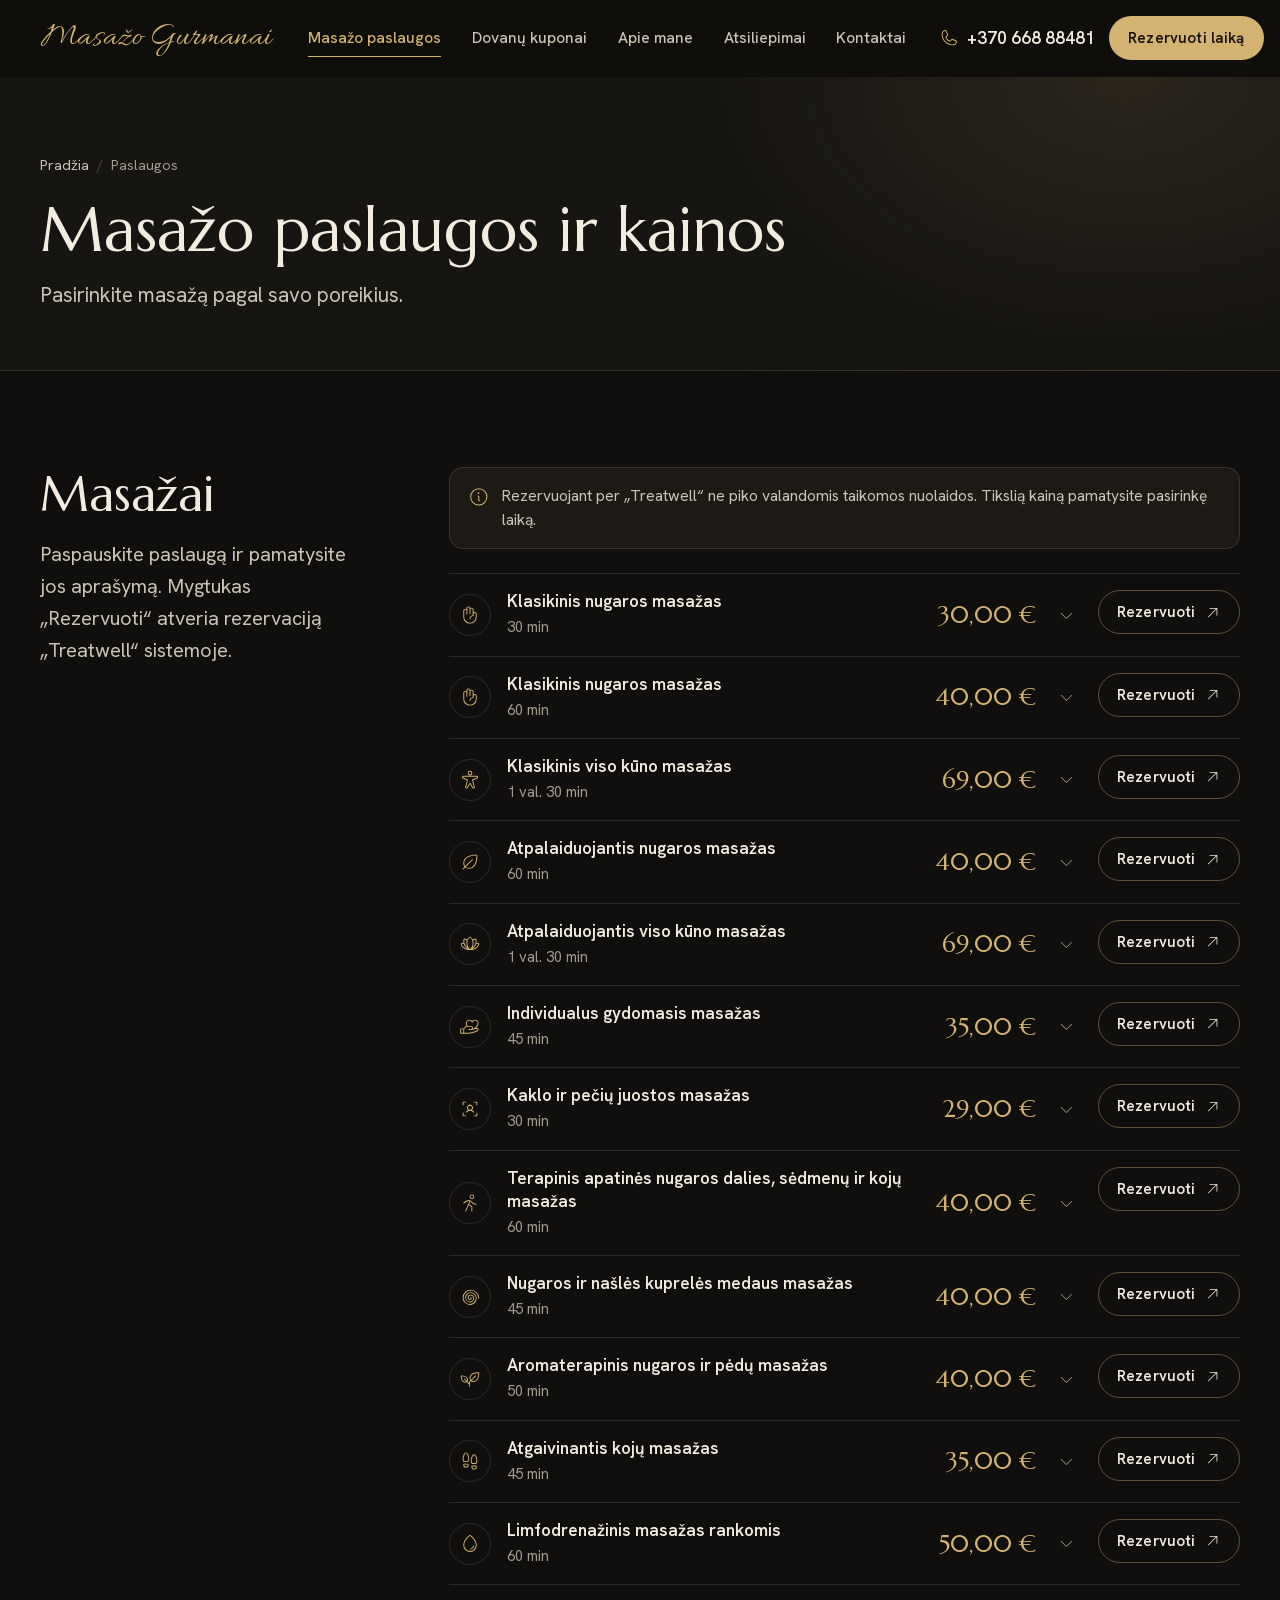
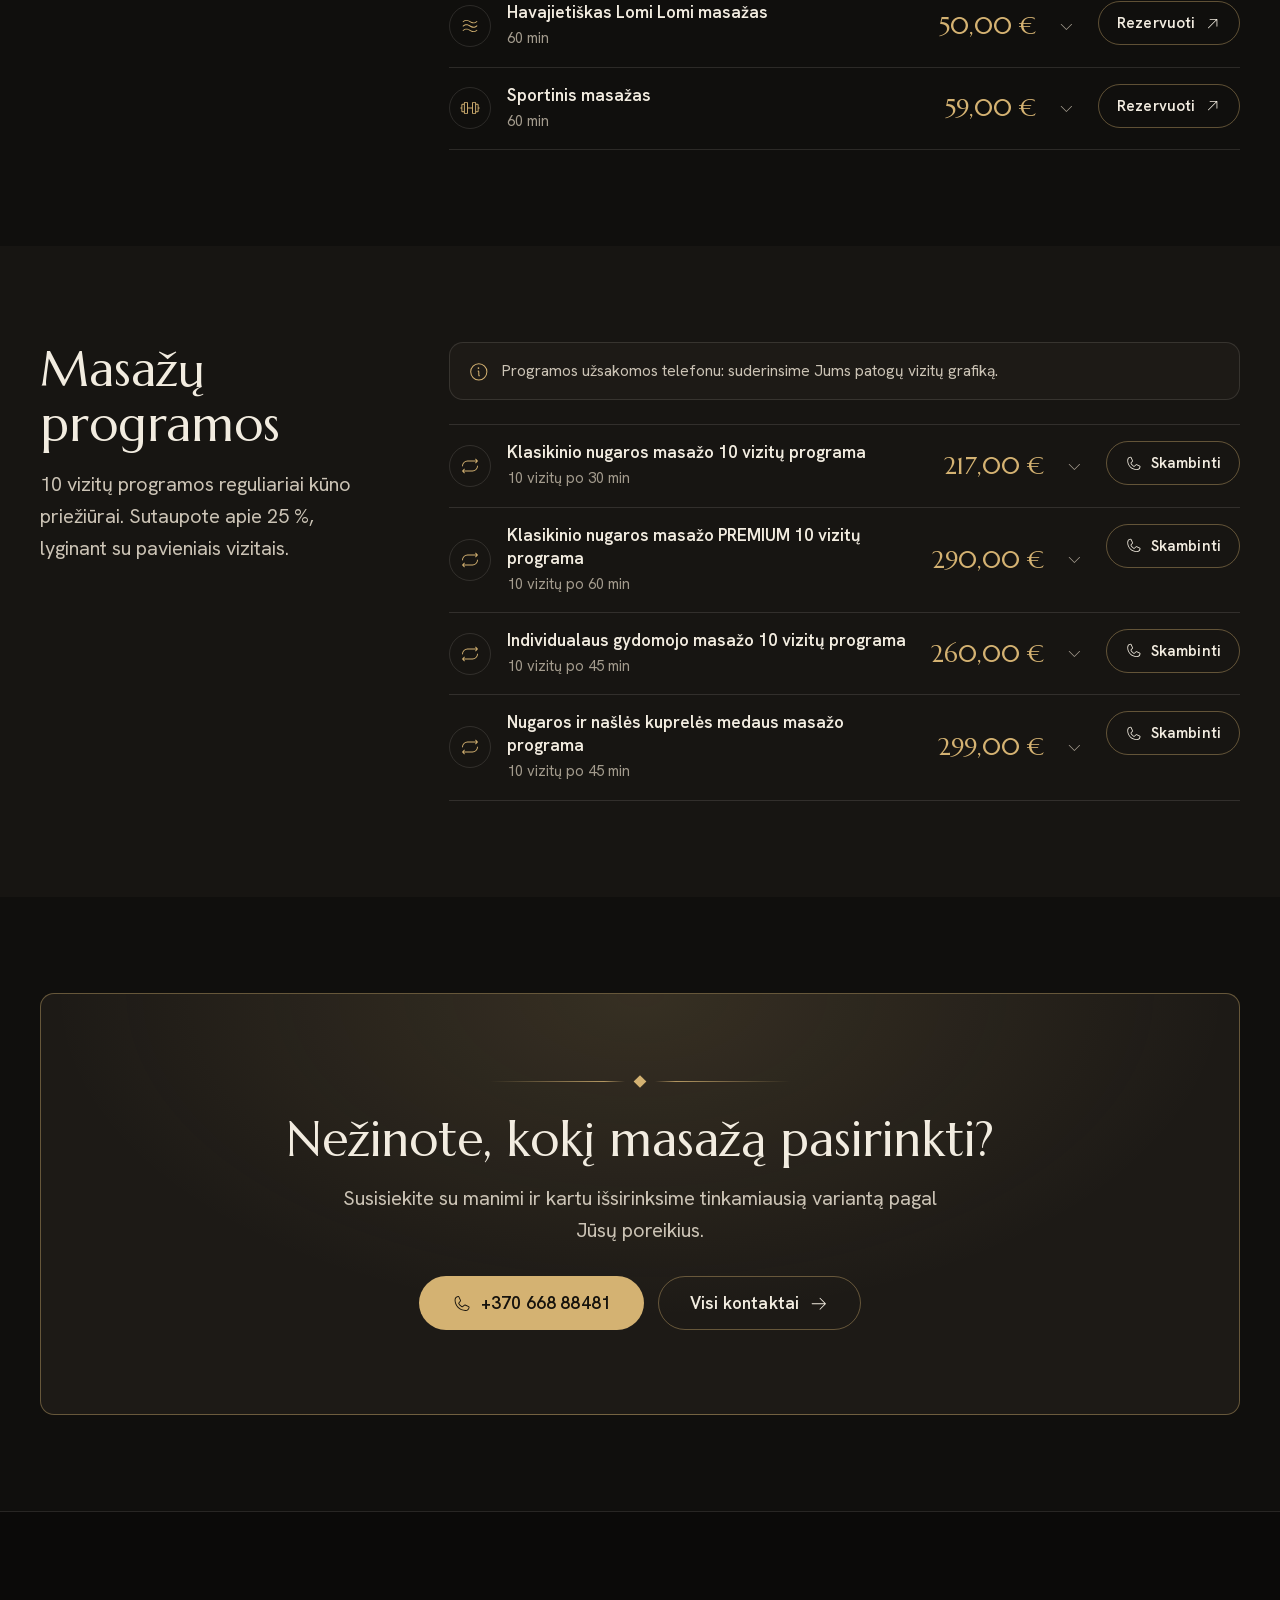
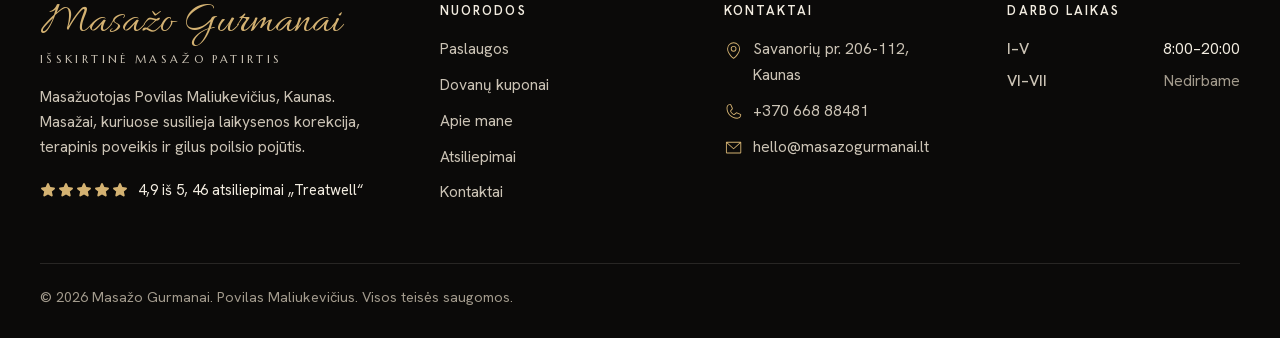
<file: paslaugos/index.html>
<!doctype html>
<html lang="lt-LT">
<head>
	<meta charset="UTF-8">
<meta name="robots" content="noindex, nofollow">
	<meta name="viewport" content="width=device-width, initial-scale=1">
	<title>Masažo paslaugos ir kainos Kaune – Masažo Gurmanai</title>
<link rel="preload" href="https://arvydastry.github.io/masazogurmanaiv2/wp-content/themes/masazo-gurmanai/assets/fonts/hanken-grotesk-latin.woff2" as="font" type="font/woff2" crossorigin>
<link rel="preload" href="https://arvydastry.github.io/masazogurmanaiv2/wp-content/themes/masazo-gurmanai/assets/fonts/hanken-grotesk-latin-ext.woff2" as="font" type="font/woff2" crossorigin>
<link rel="preload" href="https://arvydastry.github.io/masazogurmanaiv2/wp-content/themes/masazo-gurmanai/assets/fonts/marcellus-latin.woff2" as="font" type="font/woff2" crossorigin>
<link rel="preload" href="https://arvydastry.github.io/masazogurmanaiv2/wp-content/themes/masazo-gurmanai/assets/fonts/marcellus-latin-ext.woff2" as="font" type="font/woff2" crossorigin>
<meta name="theme-color" content="#100f0d">
<meta name="description" content="Klasikinis, gydomasis, atpalaiduojantis, sportinis, limfodrenažinis ir kiti masažai Kaune. Kainos nuo 29 €, rezervacija internetu per „Treatwell“.">
<meta property="og:locale" content="lt_LT">
<meta property="og:site_name" content="Masažo Gurmanai">
<meta property="og:type" content="website">
<meta property="og:title" content="Masažo paslaugos ir kainos Kaune – Masažo Gurmanai">
<meta property="og:description" content="Klasikinis, gydomasis, atpalaiduojantis, sportinis, limfodrenažinis ir kiti masažai Kaune. Kainos nuo 29 €, rezervacija internetu per „Treatwell“.">
<meta property="og:url" content="https://arvydastry.github.io/masazogurmanaiv2/paslaugos/">
<meta property="og:image" content="https://arvydastry.github.io/masazogurmanaiv2/wp-content/uploads/2026/11/masazo-gurmanai-dalijimuisi.jpg">
<meta name="twitter:card" content="summary_large_image">
<style id="wp-img-auto-sizes-contain-inline-css">
img:is([sizes=auto i],[sizes^="auto," i]){contain-intrinsic-size:3000px 1500px}
/*# sourceURL=wp-img-auto-sizes-contain-inline-css */
</style>
<link rel='stylesheet' id='mg-fonts-css' href='https://arvydastry.github.io/masazogurmanaiv2/wp-content/themes/masazo-gurmanai/assets/css/fonts.css?ver=1794824806' media='all' />
<link rel='stylesheet' id='mg-main-css' href='https://arvydastry.github.io/masazogurmanaiv2/wp-content/themes/masazo-gurmanai/assets/css/main.css?ver=1795429458' media='all' />
<link rel='stylesheet' id='elementor-frontend-css' href='https://arvydastry.github.io/masazogurmanaiv2/wp-content/plugins/elementor/assets/css/frontend.min.css?ver=4.4.1' media='all' />
<style id="elementor-frontend-inline-css">
.e-heading-base a, .e-paragraph-base a { all: unset; cursor: pointer; }.elementor :where(.e-svg-base) { width: var(--e-svg-width, 65px); height: var(--e-svg-height, 65px); }form[data-element_type="e-form"].form-state-success [data-element_type="e-form-success-message"],form[data-element_type="e-form"].form-state-error [data-element_type="e-form-error-message"]{ display: block; }.elementor-edit-mode [data-element_type="e-form-success-message"]:is(.elementor-element-editable, :has(.elementor-element-editable), :has(> .elementor-empty-view)),.elementor-edit-mode [data-element_type="e-form-error-message"]:is(.elementor-element-editable, :has(.elementor-element-editable), :has(> .elementor-empty-view)){ display: block; }.e-background-video { position: relative; overflow: hidden; }.e-background-video__media { position: absolute; inset: 0; width: 100%; height: 100%; object-fit: cover; pointer-events: none; z-index: 0; }.e-background-video__content { position: relative; z-index: 1; flex: 1 1 auto; }.elementor-edit-mode .e-background-video__content.e-atomic-element:has(> .elementor-empty-view) { display: flex; flex-direction: column; flex: 1 1 auto; min-height: 0; }.elementor-edit-mode .e-background-video__content.e-atomic-element:has(> .elementor-empty-view) > .elementor-empty-view.elementor-empty-view { position: relative; flex: 1 1 auto; min-height: 120px; height: auto; width: 100%; }.elementor-edit-mode .e-background-video__content.e-atomic-element:has(> .elementor-empty-view) > .elementor-empty-view > .elementor-first-add { position: absolute; inset: 0; width: 100%; height: 100%; }.e-background-video__controls { z-index: 2; }.e-background-video__play, .e-background-video__pause { appearance: none; -webkit-appearance: none; }.e-background-video.e-background-video--playing .e-background-video__play { display: none; }.e-background-video.e-background-video--paused .e-background-video__pause { display: none; }.e-background-video:not(.e-background-video--playing):not(.e-background-video--paused) .e-background-video__controls,.e-background-video:not(.e-background-video--playing):not(.e-background-video--paused) .e-background-video__play,.e-background-video:not(.e-background-video--playing):not(.e-background-video--paused) .e-background-video__pause { display: none; }.e-accordion-item-header-base { list-style: none; }.e-accordion-item-header-base::-webkit-details-marker { display: none; }.e-accordion-item-base { interpolate-size: allow-keywords; }.e-accordion-item-base::details-content {block-size: 0; overflow: hidden;transition: block-size .3s ease, content-visibility .3s ease allow-discrete;}.e-accordion-item-base[open]::details-content { block-size: auto; }.e-accordion-item-icon-base, .e-accordion-item-icon-open-base { --e-svg-width: auto; --e-svg-height: 100%; }:where(.e-accordion-item-icon-base, .e-accordion-item-icon-open-base) .e-svg-base { max-width: 100%; }.e-accordion-item-icon-base.e-accordion-item-icon-base .e-svg-base svg, .e-accordion-item-icon-open-base.e-accordion-item-icon-open-base .e-svg-base svg { width: auto !important; }.e-accordion-item-icon-base svg, .e-accordion-item-icon-open-base svg { transition: transform .3s ease; }.e-accordion-item-base:not([open]) > summary :is(.e-accordion-item-icon-base, .e-accordion-item-icon-open-base) svg { transform: rotate(var(--e-accordion-icon-rotation-closed)); }.e-accordion-item-base[open] > summary :is(.e-accordion-item-icon-base, .e-accordion-item-icon-open-base) svg { transform: rotate(var(--e-accordion-icon-rotation, 180deg)); }.e-accordion-item-header-base.e-accordion-item-header-base:has(> .e-accordion-item-icon-open-base) { display: grid; grid-template-columns: minmax(0, 1fr) auto; align-items: center; }.e-accordion-item-header-base:has(> .e-accordion-item-icon-open-base) > .e-accordion-item-title-base { grid-column: 1; grid-row: 1; }.e-accordion-item-header-base:has(> .e-accordion-item-icon-open-base) > :is(.e-accordion-item-icon-base, .e-accordion-item-icon-open-base) { grid-column: 2; grid-row: 1; }.e-accordion-item-base .e-accordion-item-icon-open-base.e-accordion-item-icon-open-base { visibility: hidden; }.e-accordion-item-base[open] > summary .e-accordion-item-icon-open-base { visibility: visible; }.e-accordion-item-base[open] > summary:has(.e-accordion-item-icon-open-base) .e-accordion-item-icon-base { visibility: hidden; }.e-list-item-marker-base { --e-svg-width: 0.6em; --e-svg-height: 0.6em; }:where(.e-list-item-marker-base) .e-svg-base { flex-shrink: 0; }.e-list-item-marker-base .e-svg-base svg { display: block; }
/*# sourceURL=elementor-frontend-inline-css */
</style>
<link rel='stylesheet' id='elementor-post-4-css' href='https://arvydastry.github.io/masazogurmanaiv2/wp-content/uploads/elementor/css/post-4.css?ver=1795430384' media='all' />
<link rel='stylesheet' id='elementor-post-32-css' href='https://arvydastry.github.io/masazogurmanaiv2/wp-content/uploads/elementor/css/post-32.css?ver=1795430484' media='all' />
<link rel='stylesheet' id='base-desktop-css' href='https://arvydastry.github.io/masazogurmanaiv2/wp-content/uploads/elementor/css/base-desktop.css?ver=6b0417f0e2244' media='all' />
<link rel='stylesheet' id='base-mobile-css' href='https://arvydastry.github.io/masazogurmanaiv2/wp-content/uploads/elementor/css/base-mobile.css?ver=6b0417f0e2244' media='(max-width:767px)' />
<script id="jquery-core-js" src="https://arvydastry.github.io/masazogurmanaiv2/wp-includes/js/jquery/jquery.min.js?ver=3.7.1"></script>
<script id="jquery-migrate-js" src="https://arvydastry.github.io/masazogurmanaiv2/wp-includes/js/jquery/jquery-migrate.min.js?ver=3.4.1"></script>
<link rel="canonical" href="https://arvydastry.github.io/masazogurmanaiv2/paslaugos/" />
<meta name="generator" content="Elementor 4.4.1; features: e_font_icon_svg, additional_custom_breakpoints; settings: css_print_method-external, google_font-disabled, font_display-swap">
			<style>
				.e-con.e-parent:nth-of-type(n+4):not(.e-lazyloaded):not(.e-no-lazyload),
				.e-con.e-parent:nth-of-type(n+4):not(.e-lazyloaded):not(.e-no-lazyload) * {
					background-image: none !important;
				}
				@media screen and (max-height: 1024px) {
					.e-con.e-parent:nth-of-type(n+3):not(.e-lazyloaded):not(.e-no-lazyload),
					.e-con.e-parent:nth-of-type(n+3):not(.e-lazyloaded):not(.e-no-lazyload) * {
						background-image: none !important;
					}
				}
				@media screen and (max-height: 640px) {
					.e-con.e-parent:nth-of-type(n+2):not(.e-lazyloaded):not(.e-no-lazyload),
					.e-con.e-parent:nth-of-type(n+2):not(.e-lazyloaded):not(.e-no-lazyload) * {
						background-image: none !important;
					}
				}
			</style>
			</head>
<body class="wp-singular page-template-default page page-id-32 wp-embed-responsive wp-theme-masazo-gurmanai mg-site mg-has-mobilebar mg-elementor-page elementor-default elementor-kit-4 elementor-page elementor-page-32">

<a class="mg-skip" href="#turinys">Pereiti prie turinio</a>

	<div class="mg-header-sentinel" aria-hidden="true"></div>
	<header class="mg-header" id="mg-header">
		<div class="mg-container mg-header__in">
			<a class="mg-logo mg-logo--header" href="https://arvydastry.github.io/masazogurmanaiv2/" aria-label="Masažo Gurmanai – pradžios puslapis"><span class="mg-logo__name" aria-hidden="true">Masažo Gurmanai</span></a>
			<nav class="mg-nav" aria-label="Pagrindinis meniu">
				<ul id="menu-pagrindinis-meniu" class="mg-nav__list"><li id="menu-item-51" class="menu-item menu-item-type-post_type menu-item-object-page current-menu-item page_item page-item-32 current_page_item menu-item-51"><a href="https://arvydastry.github.io/masazogurmanaiv2/paslaugos/" aria-current="page">Masažo paslaugos</a></li>
<li id="menu-item-52" class="menu-item menu-item-type-post_type menu-item-object-page menu-item-52"><a href="https://arvydastry.github.io/masazogurmanaiv2/kuponai/">Dovanų kuponai</a></li>
<li id="menu-item-53" class="menu-item menu-item-type-post_type menu-item-object-page menu-item-53"><a href="https://arvydastry.github.io/masazogurmanaiv2/apie/">Apie mane</a></li>
<li id="menu-item-54" class="menu-item menu-item-type-post_type menu-item-object-page menu-item-54"><a href="https://arvydastry.github.io/masazogurmanaiv2/atsiliepimai/">Atsiliepimai</a></li>
<li id="menu-item-55" class="menu-item menu-item-type-post_type menu-item-object-page menu-item-55"><a href="https://arvydastry.github.io/masazogurmanaiv2/kontaktai/">Kontaktai</a></li>
</ul>			</nav>

			<div class="mg-header__actions">
									<a class="mg-header__phone" href="tel:+37066888481">
						<svg class="mg-icon" aria-hidden="true" focusable="false" width="1em" height="1em" xmlns="http://www.w3.org/2000/svg" viewBox="0 0 256 256" fill="currentColor"><path d="M221.59,160.3l-47.24-21.17a14,14,0,0,0-13.28,1.22,4.81,4.81,0,0,0-.56.42l-24.69,21a1.88,1.88,0,0,1-1.68.06c-15.87-7.66-32.31-24-40-39.65a1.91,1.91,0,0,1,0-1.68l21.07-25a6.13,6.13,0,0,0,.42-.58,14,14,0,0,0,1.12-13.27L95.73,34.49a14,14,0,0,0-14.56-8.38A54.24,54.24,0,0,0,34,80c0,78.3,63.7,142,142,142a54.25,54.25,0,0,0,53.89-47.17A14,14,0,0,0,221.59,160.3ZM176,210C104.32,210,46,151.68,46,80A42.23,42.23,0,0,1,82.67,38h.23a2,2,0,0,1,1.84,1.31l21.1,47.11a2,2,0,0,1,0,1.67L84.73,113.15a4.73,4.73,0,0,0-.43.57,14,14,0,0,0-.91,13.73c8.87,18.16,27.17,36.32,45.53,45.19a14,14,0,0,0,13.77-1c.19-.13.38-.27.56-.42l24.68-21a1.92,1.92,0,0,1,1.6-.1l47.25,21.17a2,2,0,0,1,1.21,2A42.24,42.24,0,0,1,176,210Z"/></svg>						<span class="mg-header__phone-num">+370 668 88481</span>
						<span class="mg-sr">Skambinti</span>					</a>
				
				<a class="mg-btn mg-btn--primary mg-btn--sm mg-header__cta" href="https://trea.tw/HVeWMChwFZ2375fuC" data-mg-book="1" data-mg-place="antraste" target="_blank" rel="noopener"><span class="mg-btn__label">Rezervuoti laiką</span><span class="mg-sr"> (atsidaro naujame skirtuke)</span></a>
				<button class="mg-burger" type="button" aria-haspopup="dialog" aria-controls="mg-drawer" data-mg-drawer-open>
					<svg class="mg-icon" aria-hidden="true" focusable="false" width="1em" height="1em" xmlns="http://www.w3.org/2000/svg" viewBox="0 0 256 256" fill="currentColor"><path d="M222,128a6,6,0,0,1-6,6H40a6,6,0,0,1,0-12H216A6,6,0,0,1,222,128ZM40,70H216a6,6,0,0,0,0-12H40a6,6,0,0,0,0,12ZM216,186H40a6,6,0,0,0,0,12H216a6,6,0,0,0,0-12Z"/></svg>					<span class="mg-sr">Atidaryti meniu</span>
				</button>
			</div>
		</div>
	</header>

	<dialog class="mg-drawer" id="mg-drawer" aria-label="Meniu">
		<div class="mg-drawer__head">
			<a class="mg-logo mg-logo--drawer" href="https://arvydastry.github.io/masazogurmanaiv2/" aria-label="Masažo Gurmanai – pradžios puslapis"><span class="mg-logo__name" aria-hidden="true">Masažo Gurmanai</span></a>			<button class="mg-drawer__close" type="button" data-mg-drawer-close autofocus>
				<svg class="mg-icon" aria-hidden="true" focusable="false" width="1em" height="1em" xmlns="http://www.w3.org/2000/svg" viewBox="0 0 256 256" fill="currentColor"><path d="M204.24,195.76a6,6,0,1,1-8.48,8.48L128,136.49,60.24,204.24a6,6,0,0,1-8.48-8.48L119.51,128,51.76,60.24a6,6,0,0,1,8.48-8.48L128,119.51l67.76-67.75a6,6,0,0,1,8.48,8.48L136.49,128Z"/></svg>				<span class="mg-sr">Uždaryti meniu</span>
			</button>
		</div>

		<nav class="mg-drawer__nav" aria-label="Pagrindinis meniu">
			<ul id="menu-pagrindinis-meniu-1" class="mg-drawer__list"><li class="menu-item menu-item-type-post_type menu-item-object-page current-menu-item page_item page-item-32 current_page_item menu-item-51"><a href="https://arvydastry.github.io/masazogurmanaiv2/paslaugos/" aria-current="page">Masažo paslaugos</a></li>
<li class="menu-item menu-item-type-post_type menu-item-object-page menu-item-52"><a href="https://arvydastry.github.io/masazogurmanaiv2/kuponai/">Dovanų kuponai</a></li>
<li class="menu-item menu-item-type-post_type menu-item-object-page menu-item-53"><a href="https://arvydastry.github.io/masazogurmanaiv2/apie/">Apie mane</a></li>
<li class="menu-item menu-item-type-post_type menu-item-object-page menu-item-54"><a href="https://arvydastry.github.io/masazogurmanaiv2/atsiliepimai/">Atsiliepimai</a></li>
<li class="menu-item menu-item-type-post_type menu-item-object-page menu-item-55"><a href="https://arvydastry.github.io/masazogurmanaiv2/kontaktai/">Kontaktai</a></li>
</ul>		</nav>

		<div class="mg-drawer__foot">
			<a class="mg-btn mg-btn--primary" href="https://trea.tw/HVeWMChwFZ2375fuC" data-mg-book="1" data-mg-place="meniu" target="_blank" rel="noopener"><span class="mg-btn__label">Rezervuoti laiką</span><svg class="mg-icon mg-btn__icon" aria-hidden="true" focusable="false" width="1em" height="1em" xmlns="http://www.w3.org/2000/svg" viewBox="0 0 256 256" fill="currentColor"><path d="M198,64V168a6,6,0,0,1-12,0V78.48L68.24,196.24a6,6,0,0,1-8.48-8.48L177.52,70H88a6,6,0,0,1,0-12H192A6,6,0,0,1,198,64Z"/></svg><span class="mg-sr"> (atsidaro naujame skirtuke)</span></a><a class="mg-btn mg-btn--outline" href="tel:+37066888481"><svg class="mg-icon mg-btn__icon" aria-hidden="true" focusable="false" width="1em" height="1em" xmlns="http://www.w3.org/2000/svg" viewBox="0 0 256 256" fill="currentColor"><path d="M221.59,160.3l-47.24-21.17a14,14,0,0,0-13.28,1.22,4.81,4.81,0,0,0-.56.42l-24.69,21a1.88,1.88,0,0,1-1.68.06c-15.87-7.66-32.31-24-40-39.65a1.91,1.91,0,0,1,0-1.68l21.07-25a6.13,6.13,0,0,0,.42-.58,14,14,0,0,0,1.12-13.27L95.73,34.49a14,14,0,0,0-14.56-8.38A54.24,54.24,0,0,0,34,80c0,78.3,63.7,142,142,142a54.25,54.25,0,0,0,53.89-47.17A14,14,0,0,0,221.59,160.3ZM176,210C104.32,210,46,151.68,46,80A42.23,42.23,0,0,1,82.67,38h.23a2,2,0,0,1,1.84,1.31l21.1,47.11a2,2,0,0,1,0,1.67L84.73,113.15a4.73,4.73,0,0,0-.43.57,14,14,0,0,0-.91,13.73c8.87,18.16,27.17,36.32,45.53,45.19a14,14,0,0,0,13.77-1c.19-.13.38-.27.56-.42l24.68-21a1.92,1.92,0,0,1,1.6-.1l47.25,21.17a2,2,0,0,1,1.21,2A42.24,42.24,0,0,1,176,210Z"/></svg><span class="mg-btn__label">+370 668 88481</span></a>			<p class="mg-drawer__meta">
				Savanorių pr. 206-112, Kaunas<br>
				I–V 8:00–20:00			</p>
		</div>
	</dialog>
	<main id="turinys" class="mg-main" tabindex="-1">
			<div data-elementor-type="wp-page" data-elementor-id="32" class="elementor elementor-32">
				<div class="elementor-element elementor-element-221c87b e-con-full mg-wrap e-flex e-con e-parent" data-id="221c87b" data-element_type="container" data-e-type="container">
				<div class="elementor-element elementor-element-6bdbd56 elementor-widget elementor-widget-mg-page-hero" data-id="6bdbd56" data-element_type="widget" data-e-type="widget" data-widget_type="mg-page-hero.default">
					<header class="mg-section mg-pagehero"><div class="mg-container"><nav class="mg-crumbs" aria-label="Kelias iki šio puslapio"><ol><li><a href="https://arvydastry.github.io/masazogurmanaiv2/">Pradžia</a></li><li aria-current="page">Paslaugos</li></ol></nav><h1 class="mg-pagehero__title">Masažo paslaugos ir kainos</h1><p class="mg-pagehero__lead">Pasirinkite masažą pagal savo poreikius.</p></div></header>				</div>
				</div>
		<div class="elementor-element elementor-element-11d0adf e-con-full mg-wrap e-flex e-con e-parent" data-id="11d0adf" data-element_type="container" data-e-type="container">
				<div class="elementor-element elementor-element-2c8bcd9 elementor-widget elementor-widget-mg-services" data-id="2c8bcd9" data-element_type="widget" data-e-type="widget" data-widget_type="mg-services.default">
					<section class="mg-section mg-services mg-services--list" id="masazai" aria-labelledby="mg-services-2c8bcd9"><div class="mg-container"><header class="mg-head"><h2 class="mg-title" id="mg-services-2c8bcd9">Masažai</h2><p class="mg-lead">Paspauskite paslaugą ir pamatysite jos aprašymą. Mygtukas „Rezervuoti“ atveria rezervaciją „Treatwell“ sistemoje.</p></header><div class="mg-services__main"><p class="mg-note"><svg class="mg-icon" aria-hidden="true" focusable="false" width="1em" height="1em" xmlns="http://www.w3.org/2000/svg" viewBox="0 0 256 256" fill="currentColor"><path d="M142,176a6,6,0,0,1-6,6,14,14,0,0,1-14-14V128a2,2,0,0,0-2-2,6,6,0,0,1,0-12,14,14,0,0,1,14,14v40a2,2,0,0,0,2,2A6,6,0,0,1,142,176ZM124,94a10,10,0,1,0-10-10A10,10,0,0,0,124,94Zm106,34A102,102,0,1,1,128,26,102.12,102.12,0,0,1,230,128Zm-12,0a90,90,0,1,0-90,90A90.1,90.1,0,0,0,218,128Z"/></svg><span>Rezervuojant per „Treatwell“ ne piko valandomis taikomos nuolaidos. Tikslią kainą pamatysite pasirinkę laiką.</span></p><ul class="mg-svc-list"><li class="mg-svc" id="paslauga-7"><details class="mg-svc__details"><summary class="mg-svc__summary"><span class="mg-svc__icon"><svg class="mg-icon" aria-hidden="true" focusable="false" width="1em" height="1em" xmlns="http://www.w3.org/2000/svg" viewBox="0 0 256 256" fill="currentColor"><path d="M188,90a25.8,25.8,0,0,0-14,4.11V60a26,26,0,0,0-40.59-21.51A26,26,0,0,0,82,44V54.11A26,26,0,0,0,42,76v76a86,86,0,0,0,172,0V116A26,26,0,0,0,188,90Zm14,62a74,74,0,0,1-148,0V76a14,14,0,0,1,28,0v44a6,6,0,0,0,12,0V44a14,14,0,0,1,28,0v68a6,6,0,0,0,12,0V60a14,14,0,0,1,28,0v70.39A46.07,46.07,0,0,0,122,176a6,6,0,0,0,12,0,34,34,0,0,1,34-34,6,6,0,0,0,6-6V116a14,14,0,0,1,28,0Z"/></svg></span><span class="mg-svc__heading"><span class="mg-svc__title">Klasikinis nugaros masažas</span><span class="mg-svc__meta"><span class="mg-svc__dur"><span class="mg-sr">Trukmė: </span>30 min</span></span></span><span class="mg-svc__price"><span class="mg-price"><span class="mg-sr">Kaina: </span>30,00 €</span></span><span class="mg-svc__chev"><svg class="mg-icon" aria-hidden="true" focusable="false" width="1em" height="1em" xmlns="http://www.w3.org/2000/svg" viewBox="0 0 256 256" fill="currentColor"><path d="M212.24,100.24l-80,80a6,6,0,0,1-8.48,0l-80-80a6,6,0,0,1,8.48-8.48L128,167.51l75.76-75.75a6,6,0,0,1,8.48,8.48Z"/></svg><span class="mg-sr">Rodyti aprašymą</span></span></summary><div class="mg-svc__body"><p>Jaučiate sustingusią nugarą ar kaklą po darbo dienos? Klasikinis nugaros masažas padeda greitai atpalaiduoti įsitempusius raumenis, sumažinti diskomfortą ir sugrąžinti kūnui lengvumo pojūtį. Puikus pasirinkimas dirbantiems sėdimą darbą ar patiriantiems nuolatinę įtampą.</p><ul class="mg-checks"><li><svg class="mg-icon" aria-hidden="true" focusable="false" width="1em" height="1em" xmlns="http://www.w3.org/2000/svg" viewBox="0 0 256 256" fill="currentColor"><path d="M228.24,76.24l-128,128a6,6,0,0,1-8.48,0l-56-56a6,6,0,0,1,8.48-8.48L96,191.51,219.76,67.76a6,6,0,0,1,8.48,8.48Z"/></svg><span>Mažina nugaros, pečių ir kaklo įtampą.</span></li><li><svg class="mg-icon" aria-hidden="true" focusable="false" width="1em" height="1em" xmlns="http://www.w3.org/2000/svg" viewBox="0 0 256 256" fill="currentColor"><path d="M228.24,76.24l-128,128a6,6,0,0,1-8.48,0l-56-56a6,6,0,0,1,8.48-8.48L96,191.51,219.76,67.76a6,6,0,0,1,8.48,8.48Z"/></svg><span>Gerina kraujotaką ir raumenų atsistatymą.</span></li><li><svg class="mg-icon" aria-hidden="true" focusable="false" width="1em" height="1em" xmlns="http://www.w3.org/2000/svg" viewBox="0 0 256 256" fill="currentColor"><path d="M228.24,76.24l-128,128a6,6,0,0,1-8.48,0l-56-56a6,6,0,0,1,8.48-8.48L96,191.51,219.76,67.76a6,6,0,0,1,8.48,8.48Z"/></svg><span>Padeda sumažinti stresą bei nuovargį.</span></li></ul></div></details><div class="mg-svc__action"><a class="mg-btn mg-btn--outline mg-btn--sm" href="https://trea.tw/HVeWMChwFZ2375fuC" data-mg-book="1" data-mg-service="Klasikinis nugaros masažas (30 min)" data-mg-place="kainorastis" target="_blank" rel="noopener" aria-label="Rezervuoti: Klasikinis nugaros masažas, 30 min (atsidaro naujame skirtuke)"><span class="mg-btn__label">Rezervuoti</span><svg class="mg-icon mg-btn__icon" aria-hidden="true" focusable="false" width="1em" height="1em" xmlns="http://www.w3.org/2000/svg" viewBox="0 0 256 256" fill="currentColor"><path d="M198,64V168a6,6,0,0,1-12,0V78.48L68.24,196.24a6,6,0,0,1-8.48-8.48L177.52,70H88a6,6,0,0,1,0-12H192A6,6,0,0,1,198,64Z"/></svg><span class="mg-sr"> (atsidaro naujame skirtuke)</span></a></div></li><li class="mg-svc" id="paslauga-8"><details class="mg-svc__details"><summary class="mg-svc__summary"><span class="mg-svc__icon"><svg class="mg-icon" aria-hidden="true" focusable="false" width="1em" height="1em" xmlns="http://www.w3.org/2000/svg" viewBox="0 0 256 256" fill="currentColor"><path d="M188,90a25.8,25.8,0,0,0-14,4.11V60a26,26,0,0,0-40.59-21.51A26,26,0,0,0,82,44V54.11A26,26,0,0,0,42,76v76a86,86,0,0,0,172,0V116A26,26,0,0,0,188,90Zm14,62a74,74,0,0,1-148,0V76a14,14,0,0,1,28,0v44a6,6,0,0,0,12,0V44a14,14,0,0,1,28,0v68a6,6,0,0,0,12,0V60a14,14,0,0,1,28,0v70.39A46.07,46.07,0,0,0,122,176a6,6,0,0,0,12,0,34,34,0,0,1,34-34,6,6,0,0,0,6-6V116a14,14,0,0,1,28,0Z"/></svg></span><span class="mg-svc__heading"><span class="mg-svc__title">Klasikinis nugaros masažas</span><span class="mg-svc__meta"><span class="mg-svc__dur"><span class="mg-sr">Trukmė: </span>60 min</span></span></span><span class="mg-svc__price"><span class="mg-price"><span class="mg-sr">Kaina: </span>40,00 €</span></span><span class="mg-svc__chev"><svg class="mg-icon" aria-hidden="true" focusable="false" width="1em" height="1em" xmlns="http://www.w3.org/2000/svg" viewBox="0 0 256 256" fill="currentColor"><path d="M212.24,100.24l-80,80a6,6,0,0,1-8.48,0l-80-80a6,6,0,0,1,8.48-8.48L128,167.51l75.76-75.75a6,6,0,0,1,8.48,8.48Z"/></svg><span class="mg-sr">Rodyti aprašymą</span></span></summary><div class="mg-svc__body"><p>Jeigu dažnai jaučiate nugaros sustingimą, pečių įtampą ar kaklo diskomfortą, šis masažas skirtas būtent Jums. Procedūros metu skiriamas dėmesys probleminėms vietoms, siekiant atkurti judesių laisvumą ir komfortą.</p><ul class="mg-checks"><li><svg class="mg-icon" aria-hidden="true" focusable="false" width="1em" height="1em" xmlns="http://www.w3.org/2000/svg" viewBox="0 0 256 256" fill="currentColor"><path d="M228.24,76.24l-128,128a6,6,0,0,1-8.48,0l-56-56a6,6,0,0,1,8.48-8.48L96,191.51,219.76,67.76a6,6,0,0,1,8.48,8.48Z"/></svg><span>Efektyviai mažina nugaros ir kaklo įtampą.</span></li><li><svg class="mg-icon" aria-hidden="true" focusable="false" width="1em" height="1em" xmlns="http://www.w3.org/2000/svg" viewBox="0 0 256 256" fill="currentColor"><path d="M228.24,76.24l-128,128a6,6,0,0,1-8.48,0l-56-56a6,6,0,0,1,8.48-8.48L96,191.51,219.76,67.76a6,6,0,0,1,8.48,8.48Z"/></svg><span>Gerina laikyseną ir bendrą kūno balansą.</span></li><li><svg class="mg-icon" aria-hidden="true" focusable="false" width="1em" height="1em" xmlns="http://www.w3.org/2000/svg" viewBox="0 0 256 256" fill="currentColor"><path d="M228.24,76.24l-128,128a6,6,0,0,1-8.48,0l-56-56a6,6,0,0,1,8.48-8.48L96,191.51,219.76,67.76a6,6,0,0,1,8.48,8.48Z"/></svg><span>Skatina gilų atsipalaidavimą bei geresnę savijautą.</span></li></ul></div></details><div class="mg-svc__action"><a class="mg-btn mg-btn--outline mg-btn--sm" href="https://trea.tw/HVeWMChwFZ2375fuC" data-mg-book="1" data-mg-service="Klasikinis nugaros masažas (60 min)" data-mg-place="kainorastis" target="_blank" rel="noopener" aria-label="Rezervuoti: Klasikinis nugaros masažas, 60 min (atsidaro naujame skirtuke)"><span class="mg-btn__label">Rezervuoti</span><svg class="mg-icon mg-btn__icon" aria-hidden="true" focusable="false" width="1em" height="1em" xmlns="http://www.w3.org/2000/svg" viewBox="0 0 256 256" fill="currentColor"><path d="M198,64V168a6,6,0,0,1-12,0V78.48L68.24,196.24a6,6,0,0,1-8.48-8.48L177.52,70H88a6,6,0,0,1,0-12H192A6,6,0,0,1,198,64Z"/></svg><span class="mg-sr"> (atsidaro naujame skirtuke)</span></a></div></li><li class="mg-svc" id="paslauga-9"><details class="mg-svc__details"><summary class="mg-svc__summary"><span class="mg-svc__icon"><svg class="mg-icon" aria-hidden="true" focusable="false" width="1em" height="1em" xmlns="http://www.w3.org/2000/svg" viewBox="0 0 256 256" fill="currentColor"><path d="M128,70A30,30,0,1,0,98,40,30,30,0,0,0,128,70Zm0-48a18,18,0,1,1-18,18A18,18,0,0,1,128,22ZM229.55,88.14A17.66,17.66,0,0,0,212,74H44a18,18,0,0,0-7.55,34.34l.1,0,52.32,23-21.44,81.5A18,18,0,0,0,84,238a18.07,18.07,0,0,0,16.19-10.14L128,180l27.81,47.91a18,18,0,0,0,32.73-14.94l-21.44-81.5,52.32-23,.1,0A17.66,17.66,0,0,0,229.55,88.14Zm-15,9.29-56.95,25.08a6,6,0,0,0-3.39,7l22.87,86.93a7.66,7.66,0,0,0,.37,1,6,6,0,0,1-10.88,5.07,4.3,4.3,0,0,0-.24-.48L133.19,165a6,6,0,0,0-10.38,0L89.69,222.05c-.09.16-.17.31-.25.48a6,6,0,0,1-8,2.9,6,6,0,0,1-2.9-8,7.66,7.66,0,0,0,.37-1l22.87-86.93a6,6,0,0,0-3.39-7L41.47,97.43A6,6,0,0,1,44,86H212a6,6,0,0,1,2.56,11.43Z"/></svg></span><span class="mg-svc__heading"><span class="mg-svc__title">Klasikinis viso kūno masažas</span><span class="mg-svc__meta"><span class="mg-svc__dur"><span class="mg-sr">Trukmė: </span>1 val. 30 min</span></span></span><span class="mg-svc__price"><span class="mg-price"><span class="mg-sr">Kaina: </span>69,00 €</span></span><span class="mg-svc__chev"><svg class="mg-icon" aria-hidden="true" focusable="false" width="1em" height="1em" xmlns="http://www.w3.org/2000/svg" viewBox="0 0 256 256" fill="currentColor"><path d="M212.24,100.24l-80,80a6,6,0,0,1-8.48,0l-80-80a6,6,0,0,1,8.48-8.48L128,167.51l75.76-75.75a6,6,0,0,1,8.48,8.48Z"/></svg><span class="mg-sr">Rodyti aprašymą</span></span></summary><div class="mg-svc__body"><p>Ieškote būdo sumažinti įtampą ir pagerinti savijautą? Klasikinis viso kūno masažas padeda atkurti kūno balansą, sumažinti raumenų nuovargį ir pagerinti bendrą organizmo būklę. Procedūra pritaikoma individualiai pagal kiekvieno žmogaus poreikius, todėl tinka tiek aktyviai sportuojantiems, tiek sėdimą darbą dirbantiems žmonėms.</p><ul class="mg-checks"><li><svg class="mg-icon" aria-hidden="true" focusable="false" width="1em" height="1em" xmlns="http://www.w3.org/2000/svg" viewBox="0 0 256 256" fill="currentColor"><path d="M228.24,76.24l-128,128a6,6,0,0,1-8.48,0l-56-56a6,6,0,0,1,8.48-8.48L96,191.51,219.76,67.76a6,6,0,0,1,8.48,8.48Z"/></svg><span>Atpalaiduoja įsitempusius raumenis ir mažina skausmą.</span></li><li><svg class="mg-icon" aria-hidden="true" focusable="false" width="1em" height="1em" xmlns="http://www.w3.org/2000/svg" viewBox="0 0 256 256" fill="currentColor"><path d="M228.24,76.24l-128,128a6,6,0,0,1-8.48,0l-56-56a6,6,0,0,1,8.48-8.48L96,191.51,219.76,67.76a6,6,0,0,1,8.48,8.48Z"/></svg><span>Gerina kraujotaką bei organizmo aprūpinimą deguonimi.</span></li><li><svg class="mg-icon" aria-hidden="true" focusable="false" width="1em" height="1em" xmlns="http://www.w3.org/2000/svg" viewBox="0 0 256 256" fill="currentColor"><path d="M228.24,76.24l-128,128a6,6,0,0,1-8.48,0l-56-56a6,6,0,0,1,8.48-8.48L96,191.51,219.76,67.76a6,6,0,0,1,8.48,8.48Z"/></svg><span>Mažina stresą, gerina miego kokybę ir savijautą.</span></li></ul></div></details><div class="mg-svc__action"><a class="mg-btn mg-btn--outline mg-btn--sm" href="https://trea.tw/HVeWMChwFZ2375fuC" data-mg-book="1" data-mg-service="Klasikinis viso kūno masažas (1 val. 30 min)" data-mg-place="kainorastis" target="_blank" rel="noopener" aria-label="Rezervuoti: Klasikinis viso kūno masažas, 1 val. 30 min (atsidaro naujame skirtuke)"><span class="mg-btn__label">Rezervuoti</span><svg class="mg-icon mg-btn__icon" aria-hidden="true" focusable="false" width="1em" height="1em" xmlns="http://www.w3.org/2000/svg" viewBox="0 0 256 256" fill="currentColor"><path d="M198,64V168a6,6,0,0,1-12,0V78.48L68.24,196.24a6,6,0,0,1-8.48-8.48L177.52,70H88a6,6,0,0,1,0-12H192A6,6,0,0,1,198,64Z"/></svg><span class="mg-sr"> (atsidaro naujame skirtuke)</span></a></div></li><li class="mg-svc" id="paslauga-10"><details class="mg-svc__details"><summary class="mg-svc__summary"><span class="mg-svc__icon"><svg class="mg-icon" aria-hidden="true" focusable="false" width="1em" height="1em" xmlns="http://www.w3.org/2000/svg" viewBox="0 0 256 256" fill="currentColor"><path d="M221.45,40.19a6,6,0,0,0-5.64-5.64C140.43,30.11,80.14,52.71,54.53,95c-17.44,28.79-16.76,62.8,1.79,96.2L35.76,211.76a6,6,0,1,0,8.48,8.48L64.8,199.68c17.27,9.59,34.7,14.41,51.49,14.41A85.38,85.38,0,0,0,161,201.47C203.29,175.86,225.88,115.57,221.45,40.19Zm-66.66,151c-24.08,14.58-52.64,14.37-81.13-.39l90.59-90.59a6,6,0,0,0-8.48-8.48L65.18,182.34c-14.76-28.49-15-57-.39-81.13,22.68-37.43,76.63-57.8,145-54.95C212.59,114.58,192.22,168.54,154.79,191.21Z"/></svg></span><span class="mg-svc__heading"><span class="mg-svc__title">Atpalaiduojantis nugaros masažas</span><span class="mg-svc__meta"><span class="mg-svc__dur"><span class="mg-sr">Trukmė: </span>60 min</span></span></span><span class="mg-svc__price"><span class="mg-price"><span class="mg-sr">Kaina: </span>40,00 €</span></span><span class="mg-svc__chev"><svg class="mg-icon" aria-hidden="true" focusable="false" width="1em" height="1em" xmlns="http://www.w3.org/2000/svg" viewBox="0 0 256 256" fill="currentColor"><path d="M212.24,100.24l-80,80a6,6,0,0,1-8.48,0l-80-80a6,6,0,0,1,8.48-8.48L128,167.51l75.76-75.75a6,6,0,0,1,8.48,8.48Z"/></svg><span class="mg-sr">Rodyti aprašymą</span></span></summary><div class="mg-svc__body"><p>Leiskite sau sustoti. Atpalaiduojantis nugaros masažas – tai daugiau nei procedūra. Tai kokybiško poilsio akimirka, kurios metu atsipalaiduoja ne tik nugara, bet ir visas kūnas. Profesionaliai atliekamas masažas padeda atkurti vidinę pusiausvyrą, sumažinti įtampą ir sugrąžinti lengvumo bei komforto jausmą.</p><ul class="mg-checks"><li><svg class="mg-icon" aria-hidden="true" focusable="false" width="1em" height="1em" xmlns="http://www.w3.org/2000/svg" viewBox="0 0 256 256" fill="currentColor"><path d="M228.24,76.24l-128,128a6,6,0,0,1-8.48,0l-56-56a6,6,0,0,1,8.48-8.48L96,191.51,219.76,67.76a6,6,0,0,1,8.48,8.48Z"/></svg><span>Efektyviai mažina nugaros, pečių ir sprando įtampą.</span></li><li><svg class="mg-icon" aria-hidden="true" focusable="false" width="1em" height="1em" xmlns="http://www.w3.org/2000/svg" viewBox="0 0 256 256" fill="currentColor"><path d="M228.24,76.24l-128,128a6,6,0,0,1-8.48,0l-56-56a6,6,0,0,1,8.48-8.48L96,191.51,219.76,67.76a6,6,0,0,1,8.48,8.48Z"/></svg><span>Padeda atsipalaiduoti po intensyvios darbo dienos.</span></li><li><svg class="mg-icon" aria-hidden="true" focusable="false" width="1em" height="1em" xmlns="http://www.w3.org/2000/svg" viewBox="0 0 256 256" fill="currentColor"><path d="M228.24,76.24l-128,128a6,6,0,0,1-8.48,0l-56-56a6,6,0,0,1,8.48-8.48L96,191.51,219.76,67.76a6,6,0,0,1,8.48,8.48Z"/></svg><span>Gerina bendrą savijautą ir miego kokybę.</span></li></ul></div></details><div class="mg-svc__action"><a class="mg-btn mg-btn--outline mg-btn--sm" href="https://trea.tw/HVeWMChwFZ2375fuC" data-mg-book="1" data-mg-service="Atpalaiduojantis nugaros masažas (60 min)" data-mg-place="kainorastis" target="_blank" rel="noopener" aria-label="Rezervuoti: Atpalaiduojantis nugaros masažas, 60 min (atsidaro naujame skirtuke)"><span class="mg-btn__label">Rezervuoti</span><svg class="mg-icon mg-btn__icon" aria-hidden="true" focusable="false" width="1em" height="1em" xmlns="http://www.w3.org/2000/svg" viewBox="0 0 256 256" fill="currentColor"><path d="M198,64V168a6,6,0,0,1-12,0V78.48L68.24,196.24a6,6,0,0,1-8.48-8.48L177.52,70H88a6,6,0,0,1,0-12H192A6,6,0,0,1,198,64Z"/></svg><span class="mg-sr"> (atsidaro naujame skirtuke)</span></a></div></li><li class="mg-svc" id="paslauga-11"><details class="mg-svc__details"><summary class="mg-svc__summary"><span class="mg-svc__icon"><svg class="mg-icon" aria-hidden="true" focusable="false" width="1em" height="1em" xmlns="http://www.w3.org/2000/svg" viewBox="0 0 256 256" fill="currentColor"><path d="M244.1,122.63a13.56,13.56,0,0,0-8.3-6.4,72.62,72.62,0,0,0-24.17-2c4.67-20.63,1.62-36.91-1.45-46.4A14.16,14.16,0,0,0,193.7,58.3a84.21,84.21,0,0,0-29.76,13.11,92.6,92.6,0,0,0-27.52-34.6,14,14,0,0,0-16.85,0,92.7,92.7,0,0,0-27.51,34.6A84.16,84.16,0,0,0,62.29,58.3a14.15,14.15,0,0,0-16.47,9.54c-3.07,9.49-6.12,25.77-1.45,46.4a72.62,72.62,0,0,0-24.17,2,13.56,13.56,0,0,0-8.3,6.4,14,14,0,0,0-1.4,10.74C13.81,145.66,24,169,54.92,187.51S113.29,206,128,206s42.12,0,73.06-18.49,41.11-41.85,44.42-54.14A14,14,0,0,0,244.1,122.63ZM168.48,82.9A73.1,73.1,0,0,1,196.22,70a2.2,2.2,0,0,1,2.54,1.5C202.7,83.72,206.57,109,188.17,141a129.75,129.75,0,0,1-28,33.37C167.85,161,174,142.93,174,119.17A116.13,116.13,0,0,0,168.48,82.9ZM57.24,71.53A2.2,2.2,0,0,1,59.78,70,73.1,73.1,0,0,1,87.52,82.9,116.13,116.13,0,0,0,82,119.17c0,23.76,6.15,41.85,13.81,55.17a129.58,129.58,0,0,1-28-33.37C49.43,109,53.3,83.72,57.24,71.53ZM61.08,177.2c-27.3-16.31-36.15-36.42-39-47a2.08,2.08,0,0,1,.21-1.61,1.71,1.71,0,0,1,1-.8A62.16,62.16,0,0,1,48,126.72,126.25,126.25,0,0,0,57.43,147a141,141,0,0,0,41,44.72A114.83,114.83,0,0,1,61.08,177.2ZM128,192.86c-8.68-6.2-34-28.2-34-73.69,0-43.36,22.94-65.34,32.8-72.78a2,2,0,0,1,2.4,0c9.86,7.44,32.8,29.42,32.8,72.78C162,164.94,136.81,186.67,128,192.86Zm105.9-62.62c-2.85,10.54-11.7,30.65-39,47a114.83,114.83,0,0,1-37.38,14.47,141,141,0,0,0,41-44.72A126.25,126.25,0,0,0,208,126.72a62.16,62.16,0,0,1,24.73,1.11,1.71,1.71,0,0,1,1,.8A2.08,2.08,0,0,1,233.92,130.24Z"/></svg></span><span class="mg-svc__heading"><span class="mg-svc__title">Atpalaiduojantis viso kūno masažas</span><span class="mg-svc__meta"><span class="mg-svc__dur"><span class="mg-sr">Trukmė: </span>1 val. 30 min</span></span></span><span class="mg-svc__price"><span class="mg-price"><span class="mg-sr">Kaina: </span>69,00 €</span></span><span class="mg-svc__chev"><svg class="mg-icon" aria-hidden="true" focusable="false" width="1em" height="1em" xmlns="http://www.w3.org/2000/svg" viewBox="0 0 256 256" fill="currentColor"><path d="M212.24,100.24l-80,80a6,6,0,0,1-8.48,0l-80-80a6,6,0,0,1,8.48-8.48L128,167.51l75.76-75.75a6,6,0,0,1,8.48,8.48Z"/></svg><span class="mg-sr">Rodyti aprašymą</span></span></summary><div class="mg-svc__body"><p>Nuolatinis stresas, įtampa ir greitas gyvenimo tempas sekina ne tik kūną, bet ir mintis. Atpalaiduojantis viso kūno masažas padeda išlaisvinti susikaupusią įtampą, atkurti vidinę pusiausvyrą ir pasijusti tarsi po kokybiškų atostogų. Tai laikas, skirtas tik jums ir jūsų gerai savijautai.</p><ul class="mg-checks"><li><svg class="mg-icon" aria-hidden="true" focusable="false" width="1em" height="1em" xmlns="http://www.w3.org/2000/svg" viewBox="0 0 256 256" fill="currentColor"><path d="M228.24,76.24l-128,128a6,6,0,0,1-8.48,0l-56-56a6,6,0,0,1,8.48-8.48L96,191.51,219.76,67.76a6,6,0,0,1,8.48,8.48Z"/></svg><span>Padeda sumažinti raumenų įtampą visame kūne.</span></li><li><svg class="mg-icon" aria-hidden="true" focusable="false" width="1em" height="1em" xmlns="http://www.w3.org/2000/svg" viewBox="0 0 256 256" fill="currentColor"><path d="M228.24,76.24l-128,128a6,6,0,0,1-8.48,0l-56-56a6,6,0,0,1,8.48-8.48L96,191.51,219.76,67.76a6,6,0,0,1,8.48,8.48Z"/></svg><span>Suteikia lengvumo, ramybės ir harmonijos pojūtį.</span></li><li><svg class="mg-icon" aria-hidden="true" focusable="false" width="1em" height="1em" xmlns="http://www.w3.org/2000/svg" viewBox="0 0 256 256" fill="currentColor"><path d="M228.24,76.24l-128,128a6,6,0,0,1-8.48,0l-56-56a6,6,0,0,1,8.48-8.48L96,191.51,219.76,67.76a6,6,0,0,1,8.48,8.48Z"/></svg><span>Gerina bendrą savijautą ir miego kokybę.</span></li></ul></div></details><div class="mg-svc__action"><a class="mg-btn mg-btn--outline mg-btn--sm" href="https://trea.tw/HVeWMChwFZ2375fuC" data-mg-book="1" data-mg-service="Atpalaiduojantis viso kūno masažas (1 val. 30 min)" data-mg-place="kainorastis" target="_blank" rel="noopener" aria-label="Rezervuoti: Atpalaiduojantis viso kūno masažas, 1 val. 30 min (atsidaro naujame skirtuke)"><span class="mg-btn__label">Rezervuoti</span><svg class="mg-icon mg-btn__icon" aria-hidden="true" focusable="false" width="1em" height="1em" xmlns="http://www.w3.org/2000/svg" viewBox="0 0 256 256" fill="currentColor"><path d="M198,64V168a6,6,0,0,1-12,0V78.48L68.24,196.24a6,6,0,0,1-8.48-8.48L177.52,70H88a6,6,0,0,1,0-12H192A6,6,0,0,1,198,64Z"/></svg><span class="mg-sr"> (atsidaro naujame skirtuke)</span></a></div></li><li class="mg-svc" id="paslauga-12"><details class="mg-svc__details"><summary class="mg-svc__summary"><span class="mg-svc__icon"><svg class="mg-icon" aria-hidden="true" focusable="false" width="1em" height="1em" xmlns="http://www.w3.org/2000/svg" viewBox="0 0 256 256" fill="currentColor"><path d="M229.12,142.65a22.43,22.43,0,0,0-19.55-3.88l-4.32,1C227,119.55,238,99.51,238,80c0-25.36-20.39-46-45.46-46A45.51,45.51,0,0,0,156,52a45.51,45.51,0,0,0-36.54-18C94.39,34,74,54.64,74,80c0,11.38,3.63,22.49,11.29,34.36a29.73,29.73,0,0,0-16.56,8.43L45.52,146H16A14,14,0,0,0,2,160v40a14,14,0,0,0,14,14H120a6,6,0,0,0,1.46-.18l64-16a7.16,7.16,0,0,0,.89-.3L225.17,181l.33-.15a22.6,22.6,0,0,0,3.62-38.18ZM119.46,46a33.16,33.16,0,0,1,31,20.28,6,6,0,0,0,11.1,0,33.16,33.16,0,0,1,31-20.28C210.68,46,226,61.57,226,80c0,20.24-16.18,43-46.8,65.75l-14.87,3.42A26,26,0,0,0,140,114H99.67C90.36,101.67,86,90.81,86,80,86,61.57,101.32,46,119.46,46ZM14,200V160a2,2,0,0,1,2-2H42v44H16A2,2,0,0,1,14,200Zm206.28-30-38.2,16.27L119.26,202H54V154.49l23.21-23.22A17.88,17.88,0,0,1,89.94,126H140a14,14,0,0,1,0,28H112a6,6,0,0,0,0,12h32a6,6,0,0,0,1.34-.15l67-15.41.24-.06A10.6,10.6,0,0,1,220.28,170Z"/></svg></span><span class="mg-svc__heading"><span class="mg-svc__title">Individualus gydomasis masažas</span><span class="mg-svc__meta"><span class="mg-svc__dur"><span class="mg-sr">Trukmė: </span>45 min</span></span></span><span class="mg-svc__price"><span class="mg-price"><span class="mg-sr">Kaina: </span>35,00 €</span></span><span class="mg-svc__chev"><svg class="mg-icon" aria-hidden="true" focusable="false" width="1em" height="1em" xmlns="http://www.w3.org/2000/svg" viewBox="0 0 256 256" fill="currentColor"><path d="M212.24,100.24l-80,80a6,6,0,0,1-8.48,0l-80-80a6,6,0,0,1,8.48-8.48L128,167.51l75.76-75.75a6,6,0,0,1,8.48,8.48Z"/></svg><span class="mg-sr">Rodyti aprašymą</span></span></summary><div class="mg-svc__body"><p>Individualus gydomasis masažas – tai pagal jūsų poreikius pritaikyta procedūra, padedanti mažinti skausmą, įtampą ir gerinti savijautą. Kiekvienas masažas parenkamas individualiai, atsižvelgiant į jūsų būklę.</p><ul class="mg-checks"><li><svg class="mg-icon" aria-hidden="true" focusable="false" width="1em" height="1em" xmlns="http://www.w3.org/2000/svg" viewBox="0 0 256 256" fill="currentColor"><path d="M228.24,76.24l-128,128a6,6,0,0,1-8.48,0l-56-56a6,6,0,0,1,8.48-8.48L96,191.51,219.76,67.76a6,6,0,0,1,8.48,8.48Z"/></svg><span>Procedūra pritaikoma pagal individualias indikacijas.</span></li><li><svg class="mg-icon" aria-hidden="true" focusable="false" width="1em" height="1em" xmlns="http://www.w3.org/2000/svg" viewBox="0 0 256 256" fill="currentColor"><path d="M228.24,76.24l-128,128a6,6,0,0,1-8.48,0l-56-56a6,6,0,0,1,8.48-8.48L96,191.51,219.76,67.76a6,6,0,0,1,8.48,8.48Z"/></svg><span>Mažina lėtinį ir ūmų raumenų skausmą.</span></li><li><svg class="mg-icon" aria-hidden="true" focusable="false" width="1em" height="1em" xmlns="http://www.w3.org/2000/svg" viewBox="0 0 256 256" fill="currentColor"><path d="M228.24,76.24l-128,128a6,6,0,0,1-8.48,0l-56-56a6,6,0,0,1,8.48-8.48L96,191.51,219.76,67.76a6,6,0,0,1,8.48,8.48Z"/></svg><span>Gerina kraujotaką ir skatina natūralius organizmo atsistatymo procesus.</span></li></ul></div></details><div class="mg-svc__action"><a class="mg-btn mg-btn--outline mg-btn--sm" href="https://trea.tw/HVeWMChwFZ2375fuC" data-mg-book="1" data-mg-service="Individualus gydomasis masažas (45 min)" data-mg-place="kainorastis" target="_blank" rel="noopener" aria-label="Rezervuoti: Individualus gydomasis masažas, 45 min (atsidaro naujame skirtuke)"><span class="mg-btn__label">Rezervuoti</span><svg class="mg-icon mg-btn__icon" aria-hidden="true" focusable="false" width="1em" height="1em" xmlns="http://www.w3.org/2000/svg" viewBox="0 0 256 256" fill="currentColor"><path d="M198,64V168a6,6,0,0,1-12,0V78.48L68.24,196.24a6,6,0,0,1-8.48-8.48L177.52,70H88a6,6,0,0,1,0-12H192A6,6,0,0,1,198,64Z"/></svg><span class="mg-sr"> (atsidaro naujame skirtuke)</span></a></div></li><li class="mg-svc" id="paslauga-13"><details class="mg-svc__details"><summary class="mg-svc__summary"><span class="mg-svc__icon"><svg class="mg-icon" aria-hidden="true" focusable="false" width="1em" height="1em" xmlns="http://www.w3.org/2000/svg" viewBox="0 0 256 256" fill="currentColor"><path d="M222,40V76a6,6,0,0,1-12,0V46H180a6,6,0,0,1,0-12h36A6,6,0,0,1,222,40Zm-6,134a6,6,0,0,0-6,6v30H180a6,6,0,0,0,0,12h36a6,6,0,0,0,6-6V180A6,6,0,0,0,216,174ZM76,210H46V180a6,6,0,0,0-12,0v36a6,6,0,0,0,6,6H76a6,6,0,0,0,0-12ZM40,82a6,6,0,0,0,6-6V46H76a6,6,0,0,0,0-12H40a6,6,0,0,0-6,6V76A6,6,0,0,0,40,82Zm136,92a6,6,0,0,1-4.8-2.4,54,54,0,0,0-86.4,0,6,6,0,1,1-9.6-7.2,65.65,65.65,0,0,1,29.69-22.26,38,38,0,1,1,46.22,0A65.65,65.65,0,0,1,180.8,164.4,6,6,0,0,1,176,174Zm-48-36a26,26,0,1,0-26-26A26,26,0,0,0,128,138Z"/></svg></span><span class="mg-svc__heading"><span class="mg-svc__title">Kaklo ir pečių juostos masažas</span><span class="mg-svc__meta"><span class="mg-svc__dur"><span class="mg-sr">Trukmė: </span>30 min</span></span></span><span class="mg-svc__price"><span class="mg-price"><span class="mg-sr">Kaina: </span>29,00 €</span></span><span class="mg-svc__chev"><svg class="mg-icon" aria-hidden="true" focusable="false" width="1em" height="1em" xmlns="http://www.w3.org/2000/svg" viewBox="0 0 256 256" fill="currentColor"><path d="M212.24,100.24l-80,80a6,6,0,0,1-8.48,0l-80-80a6,6,0,0,1,8.48-8.48L128,167.51l75.76-75.75a6,6,0,0,1,8.48,8.48Z"/></svg><span class="mg-sr">Rodyti aprašymą</span></span></summary><div class="mg-svc__body"><p>Ilgalaikis sėdėjimas, stresas ir įtemptas gyvenimo ritmas dažniausiai „susikaupia“ pečių zonoje. Šis masažas skirtas atlaisvinti įsitempusius raumenis ir grąžinti lengvumo pojūtį kūnui.</p><ul class="mg-checks"><li><svg class="mg-icon" aria-hidden="true" focusable="false" width="1em" height="1em" xmlns="http://www.w3.org/2000/svg" viewBox="0 0 256 256" fill="currentColor"><path d="M228.24,76.24l-128,128a6,6,0,0,1-8.48,0l-56-56a6,6,0,0,1,8.48-8.48L96,191.51,219.76,67.76a6,6,0,0,1,8.48,8.48Z"/></svg><span>Mažina skausmą ir įtampą.</span></li><li><svg class="mg-icon" aria-hidden="true" focusable="false" width="1em" height="1em" xmlns="http://www.w3.org/2000/svg" viewBox="0 0 256 256" fill="currentColor"><path d="M228.24,76.24l-128,128a6,6,0,0,1-8.48,0l-56-56a6,6,0,0,1,8.48-8.48L96,191.51,219.76,67.76a6,6,0,0,1,8.48,8.48Z"/></svg><span>Gerina kraujotaką.</span></li><li><svg class="mg-icon" aria-hidden="true" focusable="false" width="1em" height="1em" xmlns="http://www.w3.org/2000/svg" viewBox="0 0 256 256" fill="currentColor"><path d="M228.24,76.24l-128,128a6,6,0,0,1-8.48,0l-56-56a6,6,0,0,1,8.48-8.48L96,191.51,219.76,67.76a6,6,0,0,1,8.48,8.48Z"/></svg><span>Atpalaiduoja pečių zoną.</span></li></ul></div></details><div class="mg-svc__action"><a class="mg-btn mg-btn--outline mg-btn--sm" href="https://trea.tw/HVeWMChwFZ2375fuC" data-mg-book="1" data-mg-service="Kaklo ir pečių juostos masažas (30 min)" data-mg-place="kainorastis" target="_blank" rel="noopener" aria-label="Rezervuoti: Kaklo ir pečių juostos masažas, 30 min (atsidaro naujame skirtuke)"><span class="mg-btn__label">Rezervuoti</span><svg class="mg-icon mg-btn__icon" aria-hidden="true" focusable="false" width="1em" height="1em" xmlns="http://www.w3.org/2000/svg" viewBox="0 0 256 256" fill="currentColor"><path d="M198,64V168a6,6,0,0,1-12,0V78.48L68.24,196.24a6,6,0,0,1-8.48-8.48L177.52,70H88a6,6,0,0,1,0-12H192A6,6,0,0,1,198,64Z"/></svg><span class="mg-sr"> (atsidaro naujame skirtuke)</span></a></div></li><li class="mg-svc" id="paslauga-14"><details class="mg-svc__details"><summary class="mg-svc__summary"><span class="mg-svc__icon"><svg class="mg-icon" aria-hidden="true" focusable="false" width="1em" height="1em" xmlns="http://www.w3.org/2000/svg" viewBox="0 0 256 256" fill="currentColor"><path d="M152,78a30,30,0,1,0-30-30A30,30,0,0,0,152,78Zm0-48a18,18,0,1,1-18,18A18,18,0,0,1,152,30Zm62,114a6,6,0,0,1-6,6c-34.48,0-51.06-16.75-65.7-31.52-3.47-3.51-6.75-6.82-10.15-9.78L117,143.61l38.52,27.51A6,6,0,0,1,158,176v56a6,6,0,0,1-12,0V179.09l-33.92-24.23L77.5,234.39a6,6,0,0,1-11-4.78l55-126.61c-10.18-2.75-23.07,0-38.51,8.29a165.76,165.76,0,0,0-30.92,22,6,6,0,0,1-8.22-8.74,175.4,175.4,0,0,1,33.27-23.77c25.93-14,47.64-14.39,62.77-1.26,3.77,3.27,7.4,6.93,10.9,10.47,13.62,13.75,27.69,28,57.17,28A6,6,0,0,1,214,144Z"/></svg></span><span class="mg-svc__heading"><span class="mg-svc__title">Terapinis apatinės nugaros dalies, sėdmenų ir kojų masažas</span><span class="mg-svc__meta"><span class="mg-svc__dur"><span class="mg-sr">Trukmė: </span>60 min</span></span></span><span class="mg-svc__price"><span class="mg-price"><span class="mg-sr">Kaina: </span>40,00 €</span></span><span class="mg-svc__chev"><svg class="mg-icon" aria-hidden="true" focusable="false" width="1em" height="1em" xmlns="http://www.w3.org/2000/svg" viewBox="0 0 256 256" fill="currentColor"><path d="M212.24,100.24l-80,80a6,6,0,0,1-8.48,0l-80-80a6,6,0,0,1,8.48-8.48L128,167.51l75.76-75.75a6,6,0,0,1,8.48,8.48Z"/></svg><span class="mg-sr">Rodyti aprašymą</span></span></summary><div class="mg-svc__body"><p>Atsikratykite įtampos, kuri kaupėsi savaitėmis ar net mėnesiais. Terapinis masažas nukreiptas į labiausiai apkrautas kūno vietas – apatinę nugaros dalį, sėdmenis ir kojas. Tai ne tik maloni procedūra, bet ir veiksminga pagalba pavargusiam kūnui, siekiant susigrąžinti judėjimo laisvę.</p><ul class="mg-checks"><li><svg class="mg-icon" aria-hidden="true" focusable="false" width="1em" height="1em" xmlns="http://www.w3.org/2000/svg" viewBox="0 0 256 256" fill="currentColor"><path d="M228.24,76.24l-128,128a6,6,0,0,1-8.48,0l-56-56a6,6,0,0,1,8.48-8.48L96,191.51,219.76,67.76a6,6,0,0,1,8.48,8.48Z"/></svg><span>Padeda sumažinti raumenų įtampą ir diskomfortą.</span></li><li><svg class="mg-icon" aria-hidden="true" focusable="false" width="1em" height="1em" xmlns="http://www.w3.org/2000/svg" viewBox="0 0 256 256" fill="currentColor"><path d="M228.24,76.24l-128,128a6,6,0,0,1-8.48,0l-56-56a6,6,0,0,1,8.48-8.48L96,191.51,219.76,67.76a6,6,0,0,1,8.48,8.48Z"/></svg><span>Gerina lankstumą ir judesių amplitudę.</span></li><li><svg class="mg-icon" aria-hidden="true" focusable="false" width="1em" height="1em" xmlns="http://www.w3.org/2000/svg" viewBox="0 0 256 256" fill="currentColor"><path d="M228.24,76.24l-128,128a6,6,0,0,1-8.48,0l-56-56a6,6,0,0,1,8.48-8.48L96,191.51,219.76,67.76a6,6,0,0,1,8.48,8.48Z"/></svg><span>Gerina kraujotaką ir raumenų atsistatymą.</span></li></ul></div></details><div class="mg-svc__action"><a class="mg-btn mg-btn--outline mg-btn--sm" href="https://trea.tw/HVeWMChwFZ2375fuC" data-mg-book="1" data-mg-service="Terapinis apatinės nugaros dalies, sėdmenų ir kojų masažas (60 min)" data-mg-place="kainorastis" target="_blank" rel="noopener" aria-label="Rezervuoti: Terapinis apatinės nugaros dalies, sėdmenų ir kojų masažas, 60 min (atsidaro naujame skirtuke)"><span class="mg-btn__label">Rezervuoti</span><svg class="mg-icon mg-btn__icon" aria-hidden="true" focusable="false" width="1em" height="1em" xmlns="http://www.w3.org/2000/svg" viewBox="0 0 256 256" fill="currentColor"><path d="M198,64V168a6,6,0,0,1-12,0V78.48L68.24,196.24a6,6,0,0,1-8.48-8.48L177.52,70H88a6,6,0,0,1,0-12H192A6,6,0,0,1,198,64Z"/></svg><span class="mg-sr"> (atsidaro naujame skirtuke)</span></a></div></li><li class="mg-svc" id="paslauga-15"><details class="mg-svc__details"><summary class="mg-svc__summary"><span class="mg-svc__icon"><svg class="mg-icon" aria-hidden="true" focusable="false" width="1em" height="1em" xmlns="http://www.w3.org/2000/svg" viewBox="0 0 256 256" fill="currentColor"><path d="M246,144a6,6,0,0,1-12,0,98.11,98.11,0,0,0-98-98,90.1,90.1,0,0,0-90,90,82.1,82.1,0,0,0,82,82,74.09,74.09,0,0,0,74-74,66.08,66.08,0,0,0-66-66,58.07,58.07,0,0,0-58,58,50.06,50.06,0,0,0,50,50,42,42,0,0,0,42-42,34,34,0,0,0-34-34,26,26,0,0,0-26,26,18,18,0,0,0,18,18,10,10,0,0,0,10-10,2,2,0,0,0-2-2,6,6,0,0,1,0-12,14,14,0,0,1,14,14,22,22,0,0,1-22,22,30,30,0,0,1-30-30,38,38,0,0,1,38-38,46.06,46.06,0,0,1,46,46,54.06,54.06,0,0,1-54,54,62.07,62.07,0,0,1-62-62,70.08,70.08,0,0,1,70-70,78.09,78.09,0,0,1,78,78,86.1,86.1,0,0,1-86,86,94.11,94.11,0,0,1-94-94A102.12,102.12,0,0,1,136,34,110.13,110.13,0,0,1,246,144Z"/></svg></span><span class="mg-svc__heading"><span class="mg-svc__title">Nugaros ir našlės kuprelės medaus masažas</span><span class="mg-svc__meta"><span class="mg-svc__dur"><span class="mg-sr">Trukmė: </span>45 min</span></span></span><span class="mg-svc__price"><span class="mg-price"><span class="mg-sr">Kaina: </span>40,00 €</span></span><span class="mg-svc__chev"><svg class="mg-icon" aria-hidden="true" focusable="false" width="1em" height="1em" xmlns="http://www.w3.org/2000/svg" viewBox="0 0 256 256" fill="currentColor"><path d="M212.24,100.24l-80,80a6,6,0,0,1-8.48,0l-80-80a6,6,0,0,1,8.48-8.48L128,167.51l75.76-75.75a6,6,0,0,1,8.48,8.48Z"/></svg><span class="mg-sr">Rodyti aprašymą</span></span></summary><div class="mg-svc__body"><p>Pastebėjote susiformavusią kaklo kuprelę? Tai dažnai susiję su netaisyklinga laikysena, ilgalaikiu sėdėjimu ir įsitempusiais audiniais. Specializuotas masažas padeda atpalaiduoti įsitempusią zoną, atkurti audinių elastingumą ir sugrąžinti lengvumo pojūtį.</p><ul class="mg-checks"><li><svg class="mg-icon" aria-hidden="true" focusable="false" width="1em" height="1em" xmlns="http://www.w3.org/2000/svg" viewBox="0 0 256 256" fill="currentColor"><path d="M228.24,76.24l-128,128a6,6,0,0,1-8.48,0l-56-56a6,6,0,0,1,8.48-8.48L96,191.51,219.76,67.76a6,6,0,0,1,8.48,8.48Z"/></svg><span>Padeda mažinti kaklo kuprelės (C7 srities) įtampą ir audinių sustandėjimą.</span></li><li><svg class="mg-icon" aria-hidden="true" focusable="false" width="1em" height="1em" xmlns="http://www.w3.org/2000/svg" viewBox="0 0 256 256" fill="currentColor"><path d="M228.24,76.24l-128,128a6,6,0,0,1-8.48,0l-56-56a6,6,0,0,1,8.48-8.48L96,191.51,219.76,67.76a6,6,0,0,1,8.48,8.48Z"/></svg><span>Skatina kraujotaką ir limfos tekėjimą kuprelės srityje.</span></li><li><svg class="mg-icon" aria-hidden="true" focusable="false" width="1em" height="1em" xmlns="http://www.w3.org/2000/svg" viewBox="0 0 256 256" fill="currentColor"><path d="M228.24,76.24l-128,128a6,6,0,0,1-8.48,0l-56-56a6,6,0,0,1,8.48-8.48L96,191.51,219.76,67.76a6,6,0,0,1,8.48,8.48Z"/></svg><span>Padeda sumažinti audinių paburkimą ir sąstingį.</span></li></ul></div></details><div class="mg-svc__action"><a class="mg-btn mg-btn--outline mg-btn--sm" href="https://trea.tw/HVeWMChwFZ2375fuC" data-mg-book="1" data-mg-service="Nugaros ir našlės kuprelės medaus masažas (45 min)" data-mg-place="kainorastis" target="_blank" rel="noopener" aria-label="Rezervuoti: Nugaros ir našlės kuprelės medaus masažas, 45 min (atsidaro naujame skirtuke)"><span class="mg-btn__label">Rezervuoti</span><svg class="mg-icon mg-btn__icon" aria-hidden="true" focusable="false" width="1em" height="1em" xmlns="http://www.w3.org/2000/svg" viewBox="0 0 256 256" fill="currentColor"><path d="M198,64V168a6,6,0,0,1-12,0V78.48L68.24,196.24a6,6,0,0,1-8.48-8.48L177.52,70H88a6,6,0,0,1,0-12H192A6,6,0,0,1,198,64Z"/></svg><span class="mg-sr"> (atsidaro naujame skirtuke)</span></a></div></li><li class="mg-svc" id="paslauga-16"><details class="mg-svc__details"><summary class="mg-svc__summary"><span class="mg-svc__icon"><svg class="mg-icon" aria-hidden="true" focusable="false" width="1em" height="1em" xmlns="http://www.w3.org/2000/svg" viewBox="0 0 256 256" fill="currentColor"><path d="M245.63,48A6,6,0,0,0,240,42.37c-51-3-91.88,12.42-109.35,41.26-11.63,19.21-11.38,42.68.53,65a69.42,69.42,0,0,0-15.48,30.59L95.9,159.41c8.15-16.1,8.1-32.95-.32-46.85C82.77,91.41,53,80.07,15.9,82.27a6,6,0,0,0-5.63,5.64C8.09,125,19.41,154.77,40.56,167.58A43.75,43.75,0,0,0,63.44,174a53.17,53.17,0,0,0,24-6L114,194.48V224a6,6,0,0,0,12,0V194.51A57.55,57.55,0,0,1,139.76,157c11.21,5.93,22.72,8.91,33.82,8.91a58.9,58.9,0,0,0,30.79-8.57C233.21,139.89,248.63,99,245.63,48ZM46.78,157.31C30.47,147.44,21.39,124,22,94c30-.65,53.41,8.44,63.28,24.75,5.68,9.37,6.16,20.38,1.54,31.59L60.24,123.75a6,6,0,0,0-8.49,8.49l26.62,26.61C67.16,163.47,56.15,163,46.78,157.31Zm151.38-10.22c-14.74,8.92-32.14,9.18-49.67.9l55.76-55.75a6,6,0,0,0-8.49-8.49L140,139.51c-8.28-17.53-8-34.93.9-49.66,14.52-24,49.06-37.18,93-35.75C235.33,98,222.14,132.56,198.16,147.09Z"/></svg></span><span class="mg-svc__heading"><span class="mg-svc__title">Aromaterapinis nugaros ir pėdų masažas</span><span class="mg-svc__meta"><span class="mg-svc__dur"><span class="mg-sr">Trukmė: </span>50 min</span></span></span><span class="mg-svc__price"><span class="mg-price"><span class="mg-sr">Kaina: </span>40,00 €</span></span><span class="mg-svc__chev"><svg class="mg-icon" aria-hidden="true" focusable="false" width="1em" height="1em" xmlns="http://www.w3.org/2000/svg" viewBox="0 0 256 256" fill="currentColor"><path d="M212.24,100.24l-80,80a6,6,0,0,1-8.48,0l-80-80a6,6,0,0,1,8.48-8.48L128,167.51l75.76-75.75a6,6,0,0,1,8.48,8.48Z"/></svg><span class="mg-sr">Rodyti aprašymą</span></span></summary><div class="mg-svc__body"><p>Skubate, daug dirbate, o kūnas prašo dėmesio? Padovanokite sau išskirtinį nugaros ir pėdų masažą, kuriame susilieja malonūs aromatai, kruopščiai parinktos priemonės ir individualus prisilietimas. Jūsų laikas atsipalaiduoti, atgauti komfortą ir pasimėgauti akimirka sau.</p><ul class="mg-checks"><li><svg class="mg-icon" aria-hidden="true" focusable="false" width="1em" height="1em" xmlns="http://www.w3.org/2000/svg" viewBox="0 0 256 256" fill="currentColor"><path d="M228.24,76.24l-128,128a6,6,0,0,1-8.48,0l-56-56a6,6,0,0,1,8.48-8.48L96,191.51,219.76,67.76a6,6,0,0,1,8.48,8.48Z"/></svg><span>Atpalaiduoja įsitempusius nugaros raumenis.</span></li><li><svg class="mg-icon" aria-hidden="true" focusable="false" width="1em" height="1em" xmlns="http://www.w3.org/2000/svg" viewBox="0 0 256 256" fill="currentColor"><path d="M228.24,76.24l-128,128a6,6,0,0,1-8.48,0l-56-56a6,6,0,0,1,8.48-8.48L96,191.51,219.76,67.76a6,6,0,0,1,8.48,8.48Z"/></svg><span>Suteikia kūnui malonų atsipalaidavimo pojūtį.</span></li><li><svg class="mg-icon" aria-hidden="true" focusable="false" width="1em" height="1em" xmlns="http://www.w3.org/2000/svg" viewBox="0 0 256 256" fill="currentColor"><path d="M228.24,76.24l-128,128a6,6,0,0,1-8.48,0l-56-56a6,6,0,0,1,8.48-8.48L96,191.51,219.76,67.76a6,6,0,0,1,8.48,8.48Z"/></svg><span>Palepina pėdas rūpestingu, atpalaiduojančiu prisilietimu.</span></li></ul></div></details><div class="mg-svc__action"><a class="mg-btn mg-btn--outline mg-btn--sm" href="https://trea.tw/HVeWMChwFZ2375fuC" data-mg-book="1" data-mg-service="Aromaterapinis nugaros ir pėdų masažas (50 min)" data-mg-place="kainorastis" target="_blank" rel="noopener" aria-label="Rezervuoti: Aromaterapinis nugaros ir pėdų masažas, 50 min (atsidaro naujame skirtuke)"><span class="mg-btn__label">Rezervuoti</span><svg class="mg-icon mg-btn__icon" aria-hidden="true" focusable="false" width="1em" height="1em" xmlns="http://www.w3.org/2000/svg" viewBox="0 0 256 256" fill="currentColor"><path d="M198,64V168a6,6,0,0,1-12,0V78.48L68.24,196.24a6,6,0,0,1-8.48-8.48L177.52,70H88a6,6,0,0,1,0-12H192A6,6,0,0,1,198,64Z"/></svg><span class="mg-sr"> (atsidaro naujame skirtuke)</span></a></div></li><li class="mg-svc" id="paslauga-17"><details class="mg-svc__details"><summary class="mg-svc__summary"><span class="mg-svc__icon"><svg class="mg-icon" aria-hidden="true" focusable="false" width="1em" height="1em" xmlns="http://www.w3.org/2000/svg" viewBox="0 0 256 256" fill="currentColor"><path d="M104,162H48a6,6,0,0,0-6,6v12a34,34,0,0,0,68,0V168A6,6,0,0,0,104,162Zm-6,18a22,22,0,0,1-44,0v-6H98ZM76,18C65.2,18,54.56,27.91,46,45.9c-13.66,28.82-18.29,71.53,0,93.9a6,6,0,0,0,4.65,2.2h50.53a6,6,0,0,0,4.65-2.2c18.32-22.37,13.69-65.08,0-93.9C97.41,27.91,86.77,18,76,18ZM98.23,130H53.74c-10.09-15.18-11.69-47.65,3.14-79C64.24,35.51,71.77,30,76,30s11.75,5.51,19.1,21C109.92,82.35,108.32,114.82,98.23,130ZM208,186H152a6,6,0,0,0-6,6v12a34,34,0,0,0,68,0V192A6,6,0,0,0,208,186Zm-6,18a22,22,0,0,1-44,0v-6h44Zm-47.27-38h50.53a6,6,0,0,0,4.65-2.2c18.32-22.37,13.69-65.08,0-93.9C201.44,51.91,190.8,42,180,42s-21.43,9.91-30,27.9c-13.66,28.82-18.29,71.53,0,93.9A6,6,0,0,0,154.75,166Zm6.17-91c7.35-15.53,14.88-21,19.1-21s11.74,5.51,19.1,21c14.83,31.31,13.23,63.78,3.14,79H157.77C147.68,138.82,146.08,106.35,160.92,75Z"/></svg></span><span class="mg-svc__heading"><span class="mg-svc__title">Atgaivinantis kojų masažas</span><span class="mg-svc__meta"><span class="mg-svc__dur"><span class="mg-sr">Trukmė: </span>45 min</span></span></span><span class="mg-svc__price"><span class="mg-price"><span class="mg-sr">Kaina: </span>35,00 €</span></span><span class="mg-svc__chev"><svg class="mg-icon" aria-hidden="true" focusable="false" width="1em" height="1em" xmlns="http://www.w3.org/2000/svg" viewBox="0 0 256 256" fill="currentColor"><path d="M212.24,100.24l-80,80a6,6,0,0,1-8.48,0l-80-80a6,6,0,0,1,8.48-8.48L128,167.51l75.76-75.75a6,6,0,0,1,8.48,8.48Z"/></svg><span class="mg-sr">Rodyti aprašymą</span></span></summary><div class="mg-svc__body"><p>Atgaivinantis masažas pavargusioms kojoms, skirtas lengvumui ir energijai sugrąžinti.</p><ul class="mg-checks"><li><svg class="mg-icon" aria-hidden="true" focusable="false" width="1em" height="1em" xmlns="http://www.w3.org/2000/svg" viewBox="0 0 256 256" fill="currentColor"><path d="M228.24,76.24l-128,128a6,6,0,0,1-8.48,0l-56-56a6,6,0,0,1,8.48-8.48L96,191.51,219.76,67.76a6,6,0,0,1,8.48,8.48Z"/></svg><span>Mažina tinimą.</span></li><li><svg class="mg-icon" aria-hidden="true" focusable="false" width="1em" height="1em" xmlns="http://www.w3.org/2000/svg" viewBox="0 0 256 256" fill="currentColor"><path d="M228.24,76.24l-128,128a6,6,0,0,1-8.48,0l-56-56a6,6,0,0,1,8.48-8.48L96,191.51,219.76,67.76a6,6,0,0,1,8.48,8.48Z"/></svg><span>Atpalaiduoja raumenis.</span></li><li><svg class="mg-icon" aria-hidden="true" focusable="false" width="1em" height="1em" xmlns="http://www.w3.org/2000/svg" viewBox="0 0 256 256" fill="currentColor"><path d="M228.24,76.24l-128,128a6,6,0,0,1-8.48,0l-56-56a6,6,0,0,1,8.48-8.48L96,191.51,219.76,67.76a6,6,0,0,1,8.48,8.48Z"/></svg><span>Suteikia lengvumo pojūtį.</span></li></ul></div></details><div class="mg-svc__action"><a class="mg-btn mg-btn--outline mg-btn--sm" href="https://trea.tw/HVeWMChwFZ2375fuC" data-mg-book="1" data-mg-service="Atgaivinantis kojų masažas (45 min)" data-mg-place="kainorastis" target="_blank" rel="noopener" aria-label="Rezervuoti: Atgaivinantis kojų masažas, 45 min (atsidaro naujame skirtuke)"><span class="mg-btn__label">Rezervuoti</span><svg class="mg-icon mg-btn__icon" aria-hidden="true" focusable="false" width="1em" height="1em" xmlns="http://www.w3.org/2000/svg" viewBox="0 0 256 256" fill="currentColor"><path d="M198,64V168a6,6,0,0,1-12,0V78.48L68.24,196.24a6,6,0,0,1-8.48-8.48L177.52,70H88a6,6,0,0,1,0-12H192A6,6,0,0,1,198,64Z"/></svg><span class="mg-sr"> (atsidaro naujame skirtuke)</span></a></div></li><li class="mg-svc" id="paslauga-18"><details class="mg-svc__details"><summary class="mg-svc__summary"><span class="mg-svc__icon"><svg class="mg-icon" aria-hidden="true" focusable="false" width="1em" height="1em" xmlns="http://www.w3.org/2000/svg" viewBox="0 0 256 256" fill="currentColor"><path d="M172.53,49.06a252.86,252.86,0,0,0-41.09-38,6,6,0,0,0-6.88,0,252.86,252.86,0,0,0-41.09,38C56.34,80.26,42,113.09,42,144a86,86,0,0,0,172,0C214,113.09,199.66,80.26,172.53,49.06ZM128,218a74.09,74.09,0,0,1-74-74c0-59.62,59-108.93,74-120.51C143,35.07,202,84.38,202,144A74.09,74.09,0,0,1,128,218Zm53.92-65A55.58,55.58,0,0,1,137,197.92a7,7,0,0,1-1,.08,6,6,0,0,1-1-11.92c17.38-2.92,32.13-17.68,35.08-35.08a6,6,0,1,1,11.84,2Z"/></svg></span><span class="mg-svc__heading"><span class="mg-svc__title">Limfodrenažinis masažas rankomis</span><span class="mg-svc__meta"><span class="mg-svc__dur"><span class="mg-sr">Trukmė: </span>60 min</span></span></span><span class="mg-svc__price"><span class="mg-price"><span class="mg-sr">Kaina: </span>50,00 €</span></span><span class="mg-svc__chev"><svg class="mg-icon" aria-hidden="true" focusable="false" width="1em" height="1em" xmlns="http://www.w3.org/2000/svg" viewBox="0 0 256 256" fill="currentColor"><path d="M212.24,100.24l-80,80a6,6,0,0,1-8.48,0l-80-80a6,6,0,0,1,8.48-8.48L128,167.51l75.76-75.75a6,6,0,0,1,8.48,8.48Z"/></svg><span class="mg-sr">Rodyti aprašymą</span></span></summary><div class="mg-svc__body"><p>Pavargusios kojos, tinimai, sunkumo jausmas ar pablogėjusi savijauta? Limfodrenažinis masažas padeda suaktyvinti limfos tekėjimą, skatinti organizmo valymosi procesus ir suteikti kūnui lengvumo pojūtį. Tai viena efektyviausių procedūrų kovojant su skysčių kaupimusi ir kasdieniu nuovargiu.</p><ul class="mg-checks"><li><svg class="mg-icon" aria-hidden="true" focusable="false" width="1em" height="1em" xmlns="http://www.w3.org/2000/svg" viewBox="0 0 256 256" fill="currentColor"><path d="M228.24,76.24l-128,128a6,6,0,0,1-8.48,0l-56-56a6,6,0,0,1,8.48-8.48L96,191.51,219.76,67.76a6,6,0,0,1,8.48,8.48Z"/></svg><span>Mažina tinimus ir skysčių kaupimąsi organizme.</span></li><li><svg class="mg-icon" aria-hidden="true" focusable="false" width="1em" height="1em" xmlns="http://www.w3.org/2000/svg" viewBox="0 0 256 256" fill="currentColor"><path d="M228.24,76.24l-128,128a6,6,0,0,1-8.48,0l-56-56a6,6,0,0,1,8.48-8.48L96,191.51,219.76,67.76a6,6,0,0,1,8.48,8.48Z"/></svg><span>Skatina limfos cirkuliaciją ir organizmo valymąsi.</span></li><li><svg class="mg-icon" aria-hidden="true" focusable="false" width="1em" height="1em" xmlns="http://www.w3.org/2000/svg" viewBox="0 0 256 256" fill="currentColor"><path d="M228.24,76.24l-128,128a6,6,0,0,1-8.48,0l-56-56a6,6,0,0,1,8.48-8.48L96,191.51,219.76,67.76a6,6,0,0,1,8.48,8.48Z"/></svg><span>Suteikia lengvumo, energijos ir geresnės savijautos pojūtį.</span></li></ul></div></details><div class="mg-svc__action"><a class="mg-btn mg-btn--outline mg-btn--sm" href="https://trea.tw/HVeWMChwFZ2375fuC" data-mg-book="1" data-mg-service="Limfodrenažinis masažas rankomis (60 min)" data-mg-place="kainorastis" target="_blank" rel="noopener" aria-label="Rezervuoti: Limfodrenažinis masažas rankomis, 60 min (atsidaro naujame skirtuke)"><span class="mg-btn__label">Rezervuoti</span><svg class="mg-icon mg-btn__icon" aria-hidden="true" focusable="false" width="1em" height="1em" xmlns="http://www.w3.org/2000/svg" viewBox="0 0 256 256" fill="currentColor"><path d="M198,64V168a6,6,0,0,1-12,0V78.48L68.24,196.24a6,6,0,0,1-8.48-8.48L177.52,70H88a6,6,0,0,1,0-12H192A6,6,0,0,1,198,64Z"/></svg><span class="mg-sr"> (atsidaro naujame skirtuke)</span></a></div></li><li class="mg-svc" id="paslauga-19"><details class="mg-svc__details"><summary class="mg-svc__summary"><span class="mg-svc__icon"><svg class="mg-icon" aria-hidden="true" focusable="false" width="1em" height="1em" xmlns="http://www.w3.org/2000/svg" viewBox="0 0 256 256" fill="currentColor"><path d="M220.62,178.58a6,6,0,0,1-.79,8.45c-16.87,14-32,19-45.75,19-18.19,0-34.13-8.66-48.94-16.7-26-14.12-48.44-26.31-81.31,1A6,6,0,0,1,36.17,181c39.13-32.45,68.65-16.41,94.69-2.26s48.44,26.31,81.31-1A6,6,0,0,1,220.62,178.58Zm-8.45-56.81c-32.87,27.27-55.32,15.07-81.31,1S75.3,92.54,36.17,125a6,6,0,0,0,7.66,9.25c32.87-27.27,55.32-15.08,81.31-1,14.81,8,30.75,16.71,48.94,16.71,13.79,0,28.88-5,45.75-19a6,6,0,0,0-7.66-9.24ZM43.83,78.21c32.87-27.27,55.32-15.07,81.31-1C140,85.3,155.89,94,174.08,94c13.79,0,28.88-5,45.75-19a6,6,0,1,0-7.66-9.24c-32.87,27.27-55.32,15.07-81.31,1S75.3,36.52,36.17,69a6,6,0,1,0,7.66,9.24Z"/></svg></span><span class="mg-svc__heading"><span class="mg-svc__title">Havajietiškas Lomi Lomi masažas</span><span class="mg-svc__meta"><span class="mg-svc__dur"><span class="mg-sr">Trukmė: </span>60 min</span></span></span><span class="mg-svc__price"><span class="mg-price"><span class="mg-sr">Kaina: </span>50,00 €</span></span><span class="mg-svc__chev"><svg class="mg-icon" aria-hidden="true" focusable="false" width="1em" height="1em" xmlns="http://www.w3.org/2000/svg" viewBox="0 0 256 256" fill="currentColor"><path d="M212.24,100.24l-80,80a6,6,0,0,1-8.48,0l-80-80a6,6,0,0,1,8.48-8.48L128,167.51l75.76-75.75a6,6,0,0,1,8.48,8.48Z"/></svg><span class="mg-sr">Rodyti aprašymą</span></span></summary><div class="mg-svc__body"><p>Pajuskite tikrąją Havajų dvasią su Lomi Lomi masažu. Tai daugiau nei masažas – tai gilus atsipalaidavimo ritualas, leidžiantis bent trumpam pamiršti kasdienį stresą, įtampą ir rūpesčius. Ilgi, švelnūs ir ritmiški judesiai tarsi vandenyno bangos apgaubia visą kūną, padeda paleisti susikaupusias emocijas, atkurti vidinę harmoniją ir sugrąžinti lengvumo pojūtį. Leiskite sau sustoti, atsikvėpti ir pasimėgauti tikru poilsiu.</p><ul class="mg-checks"><li><svg class="mg-icon" aria-hidden="true" focusable="false" width="1em" height="1em" xmlns="http://www.w3.org/2000/svg" viewBox="0 0 256 256" fill="currentColor"><path d="M228.24,76.24l-128,128a6,6,0,0,1-8.48,0l-56-56a6,6,0,0,1,8.48-8.48L96,191.51,219.76,67.76a6,6,0,0,1,8.48,8.48Z"/></svg><span>Mažina nuovargį ir įtampą.</span></li><li><svg class="mg-icon" aria-hidden="true" focusable="false" width="1em" height="1em" xmlns="http://www.w3.org/2000/svg" viewBox="0 0 256 256" fill="currentColor"><path d="M228.24,76.24l-128,128a6,6,0,0,1-8.48,0l-56-56a6,6,0,0,1,8.48-8.48L96,191.51,219.76,67.76a6,6,0,0,1,8.48,8.48Z"/></svg><span>Skatina gilų atsipalaidavimą.</span></li><li><svg class="mg-icon" aria-hidden="true" focusable="false" width="1em" height="1em" xmlns="http://www.w3.org/2000/svg" viewBox="0 0 256 256" fill="currentColor"><path d="M228.24,76.24l-128,128a6,6,0,0,1-8.48,0l-56-56a6,6,0,0,1,8.48-8.48L96,191.51,219.76,67.76a6,6,0,0,1,8.48,8.48Z"/></svg><span>Padeda atgauti energiją ir gerą nuotaiką.</span></li></ul></div></details><div class="mg-svc__action"><a class="mg-btn mg-btn--outline mg-btn--sm" href="https://trea.tw/HVeWMChwFZ2375fuC" data-mg-book="1" data-mg-service="Havajietiškas Lomi Lomi masažas (60 min)" data-mg-place="kainorastis" target="_blank" rel="noopener" aria-label="Rezervuoti: Havajietiškas Lomi Lomi masažas, 60 min (atsidaro naujame skirtuke)"><span class="mg-btn__label">Rezervuoti</span><svg class="mg-icon mg-btn__icon" aria-hidden="true" focusable="false" width="1em" height="1em" xmlns="http://www.w3.org/2000/svg" viewBox="0 0 256 256" fill="currentColor"><path d="M198,64V168a6,6,0,0,1-12,0V78.48L68.24,196.24a6,6,0,0,1-8.48-8.48L177.52,70H88a6,6,0,0,1,0-12H192A6,6,0,0,1,198,64Z"/></svg><span class="mg-sr"> (atsidaro naujame skirtuke)</span></a></div></li><li class="mg-svc" id="paslauga-20"><details class="mg-svc__details"><summary class="mg-svc__summary"><span class="mg-svc__icon"><svg class="mg-icon" aria-hidden="true" focusable="false" width="1em" height="1em" xmlns="http://www.w3.org/2000/svg" viewBox="0 0 256 256" fill="currentColor"><path d="M248,122H238V88a14,14,0,0,0-14-14H206V64a14,14,0,0,0-14-14H168a14,14,0,0,0-14,14v58H102V64A14,14,0,0,0,88,50H64A14,14,0,0,0,50,64V74H32A14,14,0,0,0,18,88v34H8a6,6,0,0,0,0,12H18v34a14,14,0,0,0,14,14H50v10a14,14,0,0,0,14,14H88a14,14,0,0,0,14-14V134h52v58a14,14,0,0,0,14,14h24a14,14,0,0,0,14-14V182h18a14,14,0,0,0,14-14V134h10a6,6,0,0,0,0-12ZM32,170a2,2,0,0,1-2-2V88a2,2,0,0,1,2-2H50v84Zm58,22a2,2,0,0,1-2,2H64a2,2,0,0,1-2-2V64a2,2,0,0,1,2-2H88a2,2,0,0,1,2,2Zm104,0a2,2,0,0,1-2,2H168a2,2,0,0,1-2-2V64a2,2,0,0,1,2-2h24a2,2,0,0,1,2,2Zm32-24a2,2,0,0,1-2,2H206V86h18a2,2,0,0,1,2,2Z"/></svg></span><span class="mg-svc__heading"><span class="mg-svc__title">Sportinis masažas</span><span class="mg-svc__meta"><span class="mg-svc__dur"><span class="mg-sr">Trukmė: </span>60 min</span></span></span><span class="mg-svc__price"><span class="mg-price"><span class="mg-sr">Kaina: </span>59,00 €</span></span><span class="mg-svc__chev"><svg class="mg-icon" aria-hidden="true" focusable="false" width="1em" height="1em" xmlns="http://www.w3.org/2000/svg" viewBox="0 0 256 256" fill="currentColor"><path d="M212.24,100.24l-80,80a6,6,0,0,1-8.48,0l-80-80a6,6,0,0,1,8.48-8.48L128,167.51l75.76-75.75a6,6,0,0,1,8.48,8.48Z"/></svg><span class="mg-sr">Rodyti aprašymą</span></span></summary><div class="mg-svc__body"><p>Jūsų kūnas gali daugiau, kai juo tinkamai pasirūpinate. Sportinis masažas skirtas ne tik profesionaliems sportininkams – jis padeda kiekvienam, kuris aktyviai juda, sportuoja ar patiria didesnį fizinį krūvį. Tai efektyvus būdas paruošti raumenis darbui, pagreitinti atsistatymą ir sumažinti traumų riziką.</p><ul class="mg-checks"><li><svg class="mg-icon" aria-hidden="true" focusable="false" width="1em" height="1em" xmlns="http://www.w3.org/2000/svg" viewBox="0 0 256 256" fill="currentColor"><path d="M228.24,76.24l-128,128a6,6,0,0,1-8.48,0l-56-56a6,6,0,0,1,8.48-8.48L96,191.51,219.76,67.76a6,6,0,0,1,8.48,8.48Z"/></svg><span>Paruošia raumenis fiziniam krūviui ir gerina jų darbingumą.</span></li><li><svg class="mg-icon" aria-hidden="true" focusable="false" width="1em" height="1em" xmlns="http://www.w3.org/2000/svg" viewBox="0 0 256 256" fill="currentColor"><path d="M228.24,76.24l-128,128a6,6,0,0,1-8.48,0l-56-56a6,6,0,0,1,8.48-8.48L96,191.51,219.76,67.76a6,6,0,0,1,8.48,8.48Z"/></svg><span>Pagreitina atsistatymą po sporto ar sunkaus fizinio darbo.</span></li><li><svg class="mg-icon" aria-hidden="true" focusable="false" width="1em" height="1em" xmlns="http://www.w3.org/2000/svg" viewBox="0 0 256 256" fill="currentColor"><path d="M228.24,76.24l-128,128a6,6,0,0,1-8.48,0l-56-56a6,6,0,0,1,8.48-8.48L96,191.51,219.76,67.76a6,6,0,0,1,8.48,8.48Z"/></svg><span>Mažina raumenų įtampą ir padeda išvengti traumų.</span></li></ul></div></details><div class="mg-svc__action"><a class="mg-btn mg-btn--outline mg-btn--sm" href="https://trea.tw/HVeWMChwFZ2375fuC" data-mg-book="1" data-mg-service="Sportinis masažas (60 min)" data-mg-place="kainorastis" target="_blank" rel="noopener" aria-label="Rezervuoti: Sportinis masažas, 60 min (atsidaro naujame skirtuke)"><span class="mg-btn__label">Rezervuoti</span><svg class="mg-icon mg-btn__icon" aria-hidden="true" focusable="false" width="1em" height="1em" xmlns="http://www.w3.org/2000/svg" viewBox="0 0 256 256" fill="currentColor"><path d="M198,64V168a6,6,0,0,1-12,0V78.48L68.24,196.24a6,6,0,0,1-8.48-8.48L177.52,70H88a6,6,0,0,1,0-12H192A6,6,0,0,1,198,64Z"/></svg><span class="mg-sr"> (atsidaro naujame skirtuke)</span></a></div></li></ul></div></div></section>				</div>
				</div>
		<div class="elementor-element elementor-element-61b39e8 e-con-full mg-wrap e-flex e-con e-parent" data-id="61b39e8" data-element_type="container" data-e-type="container">
				<div class="elementor-element elementor-element-645dd10 elementor-widget elementor-widget-mg-services" data-id="645dd10" data-element_type="widget" data-e-type="widget" data-widget_type="mg-services.default">
					<section class="mg-section mg-services mg-section--alt mg-services--list" id="programos" aria-labelledby="mg-services-645dd10"><div class="mg-container"><header class="mg-head"><h2 class="mg-title" id="mg-services-645dd10">Masažų programos</h2><p class="mg-lead">10 vizitų programos reguliariai kūno priežiūrai. Sutaupote apie 25 %, lyginant su pavieniais vizitais.</p></header><div class="mg-services__main"><p class="mg-note"><svg class="mg-icon" aria-hidden="true" focusable="false" width="1em" height="1em" xmlns="http://www.w3.org/2000/svg" viewBox="0 0 256 256" fill="currentColor"><path d="M142,176a6,6,0,0,1-6,6,14,14,0,0,1-14-14V128a2,2,0,0,0-2-2,6,6,0,0,1,0-12,14,14,0,0,1,14,14v40a2,2,0,0,0,2,2A6,6,0,0,1,142,176ZM124,94a10,10,0,1,0-10-10A10,10,0,0,0,124,94Zm106,34A102,102,0,1,1,128,26,102.12,102.12,0,0,1,230,128Zm-12,0a90,90,0,1,0-90,90A90.1,90.1,0,0,0,218,128Z"/></svg><span>Programos užsakomos telefonu: suderinsime Jums patogų vizitų grafiką.</span></p><ul class="mg-svc-list"><li class="mg-svc" id="paslauga-21"><details class="mg-svc__details"><summary class="mg-svc__summary"><span class="mg-svc__icon"><svg class="mg-icon" aria-hidden="true" focusable="false" width="1em" height="1em" xmlns="http://www.w3.org/2000/svg" viewBox="0 0 256 256" fill="currentColor"><path d="M26,128A70.08,70.08,0,0,1,96,58H209.51L195.76,44.24a6,6,0,0,1,8.48-8.48l24,24a6,6,0,0,1,0,8.48l-24,24a6,6,0,0,1-8.48-8.48L209.51,70H96a58.07,58.07,0,0,0-58,58,6,6,0,0,1-12,0Zm198-6a6,6,0,0,0-6,6,58.07,58.07,0,0,1-58,58H46.49l13.75-13.76a6,6,0,0,0-8.48-8.48l-24,24a6,6,0,0,0,0,8.48l24,24a6,6,0,0,0,8.48-8.48L46.49,198H160a70.08,70.08,0,0,0,70-70A6,6,0,0,0,224,122Z"/></svg></span><span class="mg-svc__heading"><span class="mg-svc__title">Klasikinio nugaros masažo 10 vizitų programa</span><span class="mg-svc__meta"><span class="mg-svc__dur"><span class="mg-sr">Trukmė: </span>10 vizitų po 30 min</span></span></span><span class="mg-svc__price"><span class="mg-price"><span class="mg-sr">Kaina: </span>217,00 €</span></span><span class="mg-svc__chev"><svg class="mg-icon" aria-hidden="true" focusable="false" width="1em" height="1em" xmlns="http://www.w3.org/2000/svg" viewBox="0 0 256 256" fill="currentColor"><path d="M212.24,100.24l-80,80a6,6,0,0,1-8.48,0l-80-80a6,6,0,0,1,8.48-8.48L128,167.51l75.76-75.75a6,6,0,0,1,8.48,8.48Z"/></svg><span class="mg-sr">Rodyti aprašymą</span></span></summary><div class="mg-svc__body"><p>10 × 30 min. masažo Jūsų nugaros lengvumui. Kai įtampa nugaroje ir kakle kartojasi nuolat, reguliarus masažas gali tapti malonia ir naudinga kūno priežiūros rutina. Šios programos metu per 10 vizitų po 30 minučių skiriamas kryptingas dėmesys nugarai, pečiams ir kaklui. Kiekvieno masažo metu parenkamas tinkamas intensyvumas, kad įsitempusios vietos būtų atpalaiduojamos, o po procedūros kūnas jaustųsi lengvesnis ir komfortiškesnis. Puikus pasirinkimas sėdimą darbą dirbantiems ar dažnai patiriantiems fizinę įtampą.</p><ul class="mg-checks"><li><svg class="mg-icon" aria-hidden="true" focusable="false" width="1em" height="1em" xmlns="http://www.w3.org/2000/svg" viewBox="0 0 256 256" fill="currentColor"><path d="M228.24,76.24l-128,128a6,6,0,0,1-8.48,0l-56-56a6,6,0,0,1,8.48-8.48L96,191.51,219.76,67.76a6,6,0,0,1,8.48,8.48Z"/></svg><span>Apima 10 masažo seansų.</span></li><li><svg class="mg-icon" aria-hidden="true" focusable="false" width="1em" height="1em" xmlns="http://www.w3.org/2000/svg" viewBox="0 0 256 256" fill="currentColor"><path d="M228.24,76.24l-128,128a6,6,0,0,1-8.48,0l-56-56a6,6,0,0,1,8.48-8.48L96,191.51,219.76,67.76a6,6,0,0,1,8.48,8.48Z"/></svg><span>Sutaupote 25 % lyginant su pavieniais vizitais.</span></li><li><svg class="mg-icon" aria-hidden="true" focusable="false" width="1em" height="1em" xmlns="http://www.w3.org/2000/svg" viewBox="0 0 256 256" fill="currentColor"><path d="M228.24,76.24l-128,128a6,6,0,0,1-8.48,0l-56-56a6,6,0,0,1,8.48-8.48L96,191.51,219.76,67.76a6,6,0,0,1,8.48,8.48Z"/></svg><span>Puikus pasirinkimas reguliariai įtampą jaučiantiems.</span></li></ul></div></details><div class="mg-svc__action"><a class="mg-btn mg-btn--outline mg-btn--sm" href="tel:+37066888481" aria-label="Skambinti dėl paslaugos: Klasikinio nugaros masažo 10 vizitų programa"><svg class="mg-icon mg-btn__icon" aria-hidden="true" focusable="false" width="1em" height="1em" xmlns="http://www.w3.org/2000/svg" viewBox="0 0 256 256" fill="currentColor"><path d="M221.59,160.3l-47.24-21.17a14,14,0,0,0-13.28,1.22,4.81,4.81,0,0,0-.56.42l-24.69,21a1.88,1.88,0,0,1-1.68.06c-15.87-7.66-32.31-24-40-39.65a1.91,1.91,0,0,1,0-1.68l21.07-25a6.13,6.13,0,0,0,.42-.58,14,14,0,0,0,1.12-13.27L95.73,34.49a14,14,0,0,0-14.56-8.38A54.24,54.24,0,0,0,34,80c0,78.3,63.7,142,142,142a54.25,54.25,0,0,0,53.89-47.17A14,14,0,0,0,221.59,160.3ZM176,210C104.32,210,46,151.68,46,80A42.23,42.23,0,0,1,82.67,38h.23a2,2,0,0,1,1.84,1.31l21.1,47.11a2,2,0,0,1,0,1.67L84.73,113.15a4.73,4.73,0,0,0-.43.57,14,14,0,0,0-.91,13.73c8.87,18.16,27.17,36.32,45.53,45.19a14,14,0,0,0,13.77-1c.19-.13.38-.27.56-.42l24.68-21a1.92,1.92,0,0,1,1.6-.1l47.25,21.17a2,2,0,0,1,1.21,2A42.24,42.24,0,0,1,176,210Z"/></svg><span class="mg-btn__label">Skambinti</span></a></div></li><li class="mg-svc" id="paslauga-22"><details class="mg-svc__details"><summary class="mg-svc__summary"><span class="mg-svc__icon"><svg class="mg-icon" aria-hidden="true" focusable="false" width="1em" height="1em" xmlns="http://www.w3.org/2000/svg" viewBox="0 0 256 256" fill="currentColor"><path d="M26,128A70.08,70.08,0,0,1,96,58H209.51L195.76,44.24a6,6,0,0,1,8.48-8.48l24,24a6,6,0,0,1,0,8.48l-24,24a6,6,0,0,1-8.48-8.48L209.51,70H96a58.07,58.07,0,0,0-58,58,6,6,0,0,1-12,0Zm198-6a6,6,0,0,0-6,6,58.07,58.07,0,0,1-58,58H46.49l13.75-13.76a6,6,0,0,0-8.48-8.48l-24,24a6,6,0,0,0,0,8.48l24,24a6,6,0,0,0,8.48-8.48L46.49,198H160a70.08,70.08,0,0,0,70-70A6,6,0,0,0,224,122Z"/></svg></span><span class="mg-svc__heading"><span class="mg-svc__title">Klasikinio nugaros masažo PREMIUM 10 vizitų programa</span><span class="mg-svc__meta"><span class="mg-svc__dur"><span class="mg-sr">Trukmė: </span>10 vizitų po 60 min</span></span></span><span class="mg-svc__price"><span class="mg-price"><span class="mg-sr">Kaina: </span>290,00 €</span></span><span class="mg-svc__chev"><svg class="mg-icon" aria-hidden="true" focusable="false" width="1em" height="1em" xmlns="http://www.w3.org/2000/svg" viewBox="0 0 256 256" fill="currentColor"><path d="M212.24,100.24l-80,80a6,6,0,0,1-8.48,0l-80-80a6,6,0,0,1,8.48-8.48L128,167.51l75.76-75.75a6,6,0,0,1,8.48,8.48Z"/></svg><span class="mg-sr">Rodyti aprašymą</span></span></summary><div class="mg-svc__body"><p>Nuoseklus kelias į lengvesnę kūno savijautą. Jaučiate nuolatinę nugaros, pečių ar kaklo įtampą? 10 masažų programa suteikia galimybę savo kūnui skirti ne vienkartinį, o reguliarų dėmesį. Procedūrų metu koncentruojamės į labiausiai įsitempusias vietas, parenkame tinkamas masažo technikas ir palaipsniui siekiame didesnio atsipalaidavimo bei judesių laisvumo. Tai programa tiems, kurie nori nuosekliai rūpintis savo kūnu ir jo komfortu.</p><ul class="mg-checks"><li><svg class="mg-icon" aria-hidden="true" focusable="false" width="1em" height="1em" xmlns="http://www.w3.org/2000/svg" viewBox="0 0 256 256" fill="currentColor"><path d="M228.24,76.24l-128,128a6,6,0,0,1-8.48,0l-56-56a6,6,0,0,1,8.48-8.48L96,191.51,219.76,67.76a6,6,0,0,1,8.48,8.48Z"/></svg><span>Apima 10 masažo seansų, kuriuos galite planuotis patogiu laiku.</span></li><li><svg class="mg-icon" aria-hidden="true" focusable="false" width="1em" height="1em" xmlns="http://www.w3.org/2000/svg" viewBox="0 0 256 256" fill="currentColor"><path d="M228.24,76.24l-128,128a6,6,0,0,1-8.48,0l-56-56a6,6,0,0,1,8.48-8.48L96,191.51,219.76,67.76a6,6,0,0,1,8.48,8.48Z"/></svg><span>Sutaupote daugiau nei 25 % lyginant su pavieniais vizitais.</span></li><li><svg class="mg-icon" aria-hidden="true" focusable="false" width="1em" height="1em" xmlns="http://www.w3.org/2000/svg" viewBox="0 0 256 256" fill="currentColor"><path d="M228.24,76.24l-128,128a6,6,0,0,1-8.48,0l-56-56a6,6,0,0,1,8.48-8.48L96,191.51,219.76,67.76a6,6,0,0,1,8.48,8.48Z"/></svg><span>Idealu nuolatinei nugaros ir kaklo priežiūrai.</span></li></ul></div></details><div class="mg-svc__action"><a class="mg-btn mg-btn--outline mg-btn--sm" href="tel:+37066888481" aria-label="Skambinti dėl paslaugos: Klasikinio nugaros masažo PREMIUM 10 vizitų programa"><svg class="mg-icon mg-btn__icon" aria-hidden="true" focusable="false" width="1em" height="1em" xmlns="http://www.w3.org/2000/svg" viewBox="0 0 256 256" fill="currentColor"><path d="M221.59,160.3l-47.24-21.17a14,14,0,0,0-13.28,1.22,4.81,4.81,0,0,0-.56.42l-24.69,21a1.88,1.88,0,0,1-1.68.06c-15.87-7.66-32.31-24-40-39.65a1.91,1.91,0,0,1,0-1.68l21.07-25a6.13,6.13,0,0,0,.42-.58,14,14,0,0,0,1.12-13.27L95.73,34.49a14,14,0,0,0-14.56-8.38A54.24,54.24,0,0,0,34,80c0,78.3,63.7,142,142,142a54.25,54.25,0,0,0,53.89-47.17A14,14,0,0,0,221.59,160.3ZM176,210C104.32,210,46,151.68,46,80A42.23,42.23,0,0,1,82.67,38h.23a2,2,0,0,1,1.84,1.31l21.1,47.11a2,2,0,0,1,0,1.67L84.73,113.15a4.73,4.73,0,0,0-.43.57,14,14,0,0,0-.91,13.73c8.87,18.16,27.17,36.32,45.53,45.19a14,14,0,0,0,13.77-1c.19-.13.38-.27.56-.42l24.68-21a1.92,1.92,0,0,1,1.6-.1l47.25,21.17a2,2,0,0,1,1.21,2A42.24,42.24,0,0,1,176,210Z"/></svg><span class="mg-btn__label">Skambinti</span></a></div></li><li class="mg-svc" id="paslauga-23"><details class="mg-svc__details"><summary class="mg-svc__summary"><span class="mg-svc__icon"><svg class="mg-icon" aria-hidden="true" focusable="false" width="1em" height="1em" xmlns="http://www.w3.org/2000/svg" viewBox="0 0 256 256" fill="currentColor"><path d="M26,128A70.08,70.08,0,0,1,96,58H209.51L195.76,44.24a6,6,0,0,1,8.48-8.48l24,24a6,6,0,0,1,0,8.48l-24,24a6,6,0,0,1-8.48-8.48L209.51,70H96a58.07,58.07,0,0,0-58,58,6,6,0,0,1-12,0Zm198-6a6,6,0,0,0-6,6,58.07,58.07,0,0,1-58,58H46.49l13.75-13.76a6,6,0,0,0-8.48-8.48l-24,24a6,6,0,0,0,0,8.48l24,24a6,6,0,0,0,8.48-8.48L46.49,198H160a70.08,70.08,0,0,0,70-70A6,6,0,0,0,224,122Z"/></svg></span><span class="mg-svc__heading"><span class="mg-svc__title">Individualaus gydomojo masažo 10 vizitų programa</span><span class="mg-svc__meta"><span class="mg-svc__dur"><span class="mg-sr">Trukmė: </span>10 vizitų po 45 min</span></span></span><span class="mg-svc__price"><span class="mg-price"><span class="mg-sr">Kaina: </span>260,00 €</span></span><span class="mg-svc__chev"><svg class="mg-icon" aria-hidden="true" focusable="false" width="1em" height="1em" xmlns="http://www.w3.org/2000/svg" viewBox="0 0 256 256" fill="currentColor"><path d="M212.24,100.24l-80,80a6,6,0,0,1-8.48,0l-80-80a6,6,0,0,1,8.48-8.48L128,167.51l75.76-75.75a6,6,0,0,1,8.48,8.48Z"/></svg><span class="mg-sr">Rodyti aprašymą</span></span></summary><div class="mg-svc__body"><p>Individualus gydomasis masažas pritaikomas pagal Jūsų poreikius ir savijautą. 10 masažų programa suteikia galimybę nuosekliai skirti dėmesį probleminėms kūno vietoms, mažinti susikaupusią raumenų įtampą ir palaikyti geresnę savijautą. Reguliarūs vizitai padeda formuoti ilgalaikę kūno priežiūros rutiną ir stebėti savijautos pokyčius.</p><ul class="mg-checks"><li><svg class="mg-icon" aria-hidden="true" focusable="false" width="1em" height="1em" xmlns="http://www.w3.org/2000/svg" viewBox="0 0 256 256" fill="currentColor"><path d="M228.24,76.24l-128,128a6,6,0,0,1-8.48,0l-56-56a6,6,0,0,1,8.48-8.48L96,191.51,219.76,67.76a6,6,0,0,1,8.48,8.48Z"/></svg><span>Apima 10 masažo seansų, pritaikytų jūsų poreikiams.</span></li><li><svg class="mg-icon" aria-hidden="true" focusable="false" width="1em" height="1em" xmlns="http://www.w3.org/2000/svg" viewBox="0 0 256 256" fill="currentColor"><path d="M228.24,76.24l-128,128a6,6,0,0,1-8.48,0l-56-56a6,6,0,0,1,8.48-8.48L96,191.51,219.76,67.76a6,6,0,0,1,8.48,8.48Z"/></svg><span>Taupote 25 % lyginant su pavieniais vizitais.</span></li><li><svg class="mg-icon" aria-hidden="true" focusable="false" width="1em" height="1em" xmlns="http://www.w3.org/2000/svg" viewBox="0 0 256 256" fill="currentColor"><path d="M228.24,76.24l-128,128a6,6,0,0,1-8.48,0l-56-56a6,6,0,0,1,8.48-8.48L96,191.51,219.76,67.76a6,6,0,0,1,8.48,8.48Z"/></svg><span>Tinka ilgalaikei gydomajai priežiūrai.</span></li></ul></div></details><div class="mg-svc__action"><a class="mg-btn mg-btn--outline mg-btn--sm" href="tel:+37066888481" aria-label="Skambinti dėl paslaugos: Individualaus gydomojo masažo 10 vizitų programa"><svg class="mg-icon mg-btn__icon" aria-hidden="true" focusable="false" width="1em" height="1em" xmlns="http://www.w3.org/2000/svg" viewBox="0 0 256 256" fill="currentColor"><path d="M221.59,160.3l-47.24-21.17a14,14,0,0,0-13.28,1.22,4.81,4.81,0,0,0-.56.42l-24.69,21a1.88,1.88,0,0,1-1.68.06c-15.87-7.66-32.31-24-40-39.65a1.91,1.91,0,0,1,0-1.68l21.07-25a6.13,6.13,0,0,0,.42-.58,14,14,0,0,0,1.12-13.27L95.73,34.49a14,14,0,0,0-14.56-8.38A54.24,54.24,0,0,0,34,80c0,78.3,63.7,142,142,142a54.25,54.25,0,0,0,53.89-47.17A14,14,0,0,0,221.59,160.3ZM176,210C104.32,210,46,151.68,46,80A42.23,42.23,0,0,1,82.67,38h.23a2,2,0,0,1,1.84,1.31l21.1,47.11a2,2,0,0,1,0,1.67L84.73,113.15a4.73,4.73,0,0,0-.43.57,14,14,0,0,0-.91,13.73c8.87,18.16,27.17,36.32,45.53,45.19a14,14,0,0,0,13.77-1c.19-.13.38-.27.56-.42l24.68-21a1.92,1.92,0,0,1,1.6-.1l47.25,21.17a2,2,0,0,1,1.21,2A42.24,42.24,0,0,1,176,210Z"/></svg><span class="mg-btn__label">Skambinti</span></a></div></li><li class="mg-svc" id="paslauga-24"><details class="mg-svc__details"><summary class="mg-svc__summary"><span class="mg-svc__icon"><svg class="mg-icon" aria-hidden="true" focusable="false" width="1em" height="1em" xmlns="http://www.w3.org/2000/svg" viewBox="0 0 256 256" fill="currentColor"><path d="M26,128A70.08,70.08,0,0,1,96,58H209.51L195.76,44.24a6,6,0,0,1,8.48-8.48l24,24a6,6,0,0,1,0,8.48l-24,24a6,6,0,0,1-8.48-8.48L209.51,70H96a58.07,58.07,0,0,0-58,58,6,6,0,0,1-12,0Zm198-6a6,6,0,0,0-6,6,58.07,58.07,0,0,1-58,58H46.49l13.75-13.76a6,6,0,0,0-8.48-8.48l-24,24a6,6,0,0,0,0,8.48l24,24a6,6,0,0,0,8.48-8.48L46.49,198H160a70.08,70.08,0,0,0,70-70A6,6,0,0,0,224,122Z"/></svg></span><span class="mg-svc__heading"><span class="mg-svc__title">Nugaros ir našlės kuprelės medaus masažo programa</span><span class="mg-svc__meta"><span class="mg-svc__dur"><span class="mg-sr">Trukmė: </span>10 vizitų po 45 min</span></span></span><span class="mg-svc__price"><span class="mg-price"><span class="mg-sr">Kaina: </span>299,00 €</span></span><span class="mg-svc__chev"><svg class="mg-icon" aria-hidden="true" focusable="false" width="1em" height="1em" xmlns="http://www.w3.org/2000/svg" viewBox="0 0 256 256" fill="currentColor"><path d="M212.24,100.24l-80,80a6,6,0,0,1-8.48,0l-80-80a6,6,0,0,1,8.48-8.48L128,167.51l75.76-75.75a6,6,0,0,1,8.48,8.48Z"/></svg><span class="mg-sr">Rodyti aprašymą</span></span></summary><div class="mg-svc__body"><p>Išryškėjusi kaklo kuprelė, dažnai vadinama „našlės kuprele“ ar „bizono kuprele“, gali būti ženklas, kad kaklo, pečių ir viršutinės nugaros sričiai reikia daugiau dėmesio. 10 masažų programa skirta nuosekliai šios zonos priežiūrai – masažo metu siekiama atpalaiduoti įsitempusius audinius, palaikyti jų elastingumą ir suteikti daugiau lengvumo. Reguliarus masažų ciklas leidžia skirti kūnui ilgalaikį dėmesį, o ne apsiriboti vienkartine procedūra.</p><ul class="mg-checks"><li><svg class="mg-icon" aria-hidden="true" focusable="false" width="1em" height="1em" xmlns="http://www.w3.org/2000/svg" viewBox="0 0 256 256" fill="currentColor"><path d="M228.24,76.24l-128,128a6,6,0,0,1-8.48,0l-56-56a6,6,0,0,1,8.48-8.48L96,191.51,219.76,67.76a6,6,0,0,1,8.48,8.48Z"/></svg><span>Apima 10 masažo seansų.</span></li><li><svg class="mg-icon" aria-hidden="true" focusable="false" width="1em" height="1em" xmlns="http://www.w3.org/2000/svg" viewBox="0 0 256 256" fill="currentColor"><path d="M228.24,76.24l-128,128a6,6,0,0,1-8.48,0l-56-56a6,6,0,0,1,8.48-8.48L96,191.51,219.76,67.76a6,6,0,0,1,8.48,8.48Z"/></svg><span>Taupote daugiau nei 25 % lyginant su pavieniais vizitais.</span></li><li><svg class="mg-icon" aria-hidden="true" focusable="false" width="1em" height="1em" xmlns="http://www.w3.org/2000/svg" viewBox="0 0 256 256" fill="currentColor"><path d="M228.24,76.24l-128,128a6,6,0,0,1-8.48,0l-56-56a6,6,0,0,1,8.48-8.48L96,191.51,219.76,67.76a6,6,0,0,1,8.48,8.48Z"/></svg><span>Padeda pasiekti ilgalaikį rezultatą.</span></li></ul></div></details><div class="mg-svc__action"><a class="mg-btn mg-btn--outline mg-btn--sm" href="tel:+37066888481" aria-label="Skambinti dėl paslaugos: Nugaros ir našlės kuprelės medaus masažo programa"><svg class="mg-icon mg-btn__icon" aria-hidden="true" focusable="false" width="1em" height="1em" xmlns="http://www.w3.org/2000/svg" viewBox="0 0 256 256" fill="currentColor"><path d="M221.59,160.3l-47.24-21.17a14,14,0,0,0-13.28,1.22,4.81,4.81,0,0,0-.56.42l-24.69,21a1.88,1.88,0,0,1-1.68.06c-15.87-7.66-32.31-24-40-39.65a1.91,1.91,0,0,1,0-1.68l21.07-25a6.13,6.13,0,0,0,.42-.58,14,14,0,0,0,1.12-13.27L95.73,34.49a14,14,0,0,0-14.56-8.38A54.24,54.24,0,0,0,34,80c0,78.3,63.7,142,142,142a54.25,54.25,0,0,0,53.89-47.17A14,14,0,0,0,221.59,160.3ZM176,210C104.32,210,46,151.68,46,80A42.23,42.23,0,0,1,82.67,38h.23a2,2,0,0,1,1.84,1.31l21.1,47.11a2,2,0,0,1,0,1.67L84.73,113.15a4.73,4.73,0,0,0-.43.57,14,14,0,0,0-.91,13.73c8.87,18.16,27.17,36.32,45.53,45.19a14,14,0,0,0,13.77-1c.19-.13.38-.27.56-.42l24.68-21a1.92,1.92,0,0,1,1.6-.1l47.25,21.17a2,2,0,0,1,1.21,2A42.24,42.24,0,0,1,176,210Z"/></svg><span class="mg-btn__label">Skambinti</span></a></div></li></ul></div></div></section>				</div>
				</div>
		<div class="elementor-element elementor-element-9ddd0ff e-con-full mg-wrap e-flex e-con e-parent" data-id="9ddd0ff" data-element_type="container" data-e-type="container">
				<div class="elementor-element elementor-element-0b50706 elementor-widget elementor-widget-mg-cta" data-id="0b50706" data-element_type="widget" data-e-type="widget" data-widget_type="mg-cta.default">
					<section class="mg-section mg-cta"><div class="mg-container"><div class="mg-cta__box" data-mg-reveal><span class="mg-ornament" aria-hidden="true"></span><h2 class="mg-title">Nežinote, kokį masažą pasirinkti?</h2><p class="mg-lead">Susisiekite su manimi ir kartu išsirinksime tinkamiausią variantą pagal Jūsų poreikius.</p><div class="mg-actions mg-actions--center"><a class="mg-btn mg-btn--primary mg-btn--lg" href="tel:+37066888481"><svg class="mg-icon mg-btn__icon" aria-hidden="true" focusable="false" width="1em" height="1em" xmlns="http://www.w3.org/2000/svg" viewBox="0 0 256 256" fill="currentColor"><path d="M221.59,160.3l-47.24-21.17a14,14,0,0,0-13.28,1.22,4.81,4.81,0,0,0-.56.42l-24.69,21a1.88,1.88,0,0,1-1.68.06c-15.87-7.66-32.31-24-40-39.65a1.91,1.91,0,0,1,0-1.68l21.07-25a6.13,6.13,0,0,0,.42-.58,14,14,0,0,0,1.12-13.27L95.73,34.49a14,14,0,0,0-14.56-8.38A54.24,54.24,0,0,0,34,80c0,78.3,63.7,142,142,142a54.25,54.25,0,0,0,53.89-47.17A14,14,0,0,0,221.59,160.3ZM176,210C104.32,210,46,151.68,46,80A42.23,42.23,0,0,1,82.67,38h.23a2,2,0,0,1,1.84,1.31l21.1,47.11a2,2,0,0,1,0,1.67L84.73,113.15a4.73,4.73,0,0,0-.43.57,14,14,0,0,0-.91,13.73c8.87,18.16,27.17,36.32,45.53,45.19a14,14,0,0,0,13.77-1c.19-.13.38-.27.56-.42l24.68-21a1.92,1.92,0,0,1,1.6-.1l47.25,21.17a2,2,0,0,1,1.21,2A42.24,42.24,0,0,1,176,210Z"/></svg><span class="mg-btn__label">+370 668 88481</span></a><a class="mg-btn mg-btn--outline mg-btn--lg" href="https://arvydastry.github.io/masazogurmanaiv2/kontaktai/"><span class="mg-btn__label">Visi kontaktai</span><svg class="mg-icon mg-btn__icon" aria-hidden="true" focusable="false" width="1em" height="1em" xmlns="http://www.w3.org/2000/svg" viewBox="0 0 256 256" fill="currentColor"><path d="M220.24,132.24l-72,72a6,6,0,0,1-8.48-8.48L201.51,134H40a6,6,0,0,1,0-12H201.51L139.76,60.24a6,6,0,0,1,8.48-8.48l72,72A6,6,0,0,1,220.24,132.24Z"/></svg></a></div></div></div></section>				</div>
				</div>
				</div>
		</main>
	<footer class="mg-footer">
		<div class="mg-container">
			<div class="mg-footer__top">
				<div class="mg-footer__brand">
					<a class="mg-logo mg-logo--footer" href="https://arvydastry.github.io/masazogurmanaiv2/" aria-label="Masažo Gurmanai – pradžios puslapis"><span class="mg-logo__name" aria-hidden="true">Masažo Gurmanai</span><span class="mg-logo__tag" aria-hidden="true">Išskirtinė masažo patirtis</span></a>					<p class="mg-footer__about">Masažuotojas Povilas Maliukevičius, Kaunas. Masažai, kuriuose susilieja laikysenos korekcija, terapinis poveikis ir gilus poilsio pojūtis.</p>

											<a class="mg-footer__rating" href="https://trea.tw/HVeWMChwFZ2375fuC" data-mg-book="1" target="_blank" rel="noopener">
							<span class="mg-stars" aria-hidden="true"><svg class="mg-icon" aria-hidden="true" focusable="false" width="1em" height="1em" xmlns="http://www.w3.org/2000/svg" viewBox="0 0 256 256" fill="currentColor"><path d="M234.29,114.85l-45,38.83L203,211.75a16.4,16.4,0,0,1-24.5,17.82L128,198.49,77.47,229.57A16.4,16.4,0,0,1,53,211.75l13.76-58.07-45-38.83A16.46,16.46,0,0,1,31.08,86l59-4.76,22.76-55.08a16.36,16.36,0,0,1,30.27,0l22.75,55.08,59,4.76a16.46,16.46,0,0,1,9.37,28.86Z"/></svg><svg class="mg-icon" aria-hidden="true" focusable="false" width="1em" height="1em" xmlns="http://www.w3.org/2000/svg" viewBox="0 0 256 256" fill="currentColor"><path d="M234.29,114.85l-45,38.83L203,211.75a16.4,16.4,0,0,1-24.5,17.82L128,198.49,77.47,229.57A16.4,16.4,0,0,1,53,211.75l13.76-58.07-45-38.83A16.46,16.46,0,0,1,31.08,86l59-4.76,22.76-55.08a16.36,16.36,0,0,1,30.27,0l22.75,55.08,59,4.76a16.46,16.46,0,0,1,9.37,28.86Z"/></svg><svg class="mg-icon" aria-hidden="true" focusable="false" width="1em" height="1em" xmlns="http://www.w3.org/2000/svg" viewBox="0 0 256 256" fill="currentColor"><path d="M234.29,114.85l-45,38.83L203,211.75a16.4,16.4,0,0,1-24.5,17.82L128,198.49,77.47,229.57A16.4,16.4,0,0,1,53,211.75l13.76-58.07-45-38.83A16.46,16.46,0,0,1,31.08,86l59-4.76,22.76-55.08a16.36,16.36,0,0,1,30.27,0l22.75,55.08,59,4.76a16.46,16.46,0,0,1,9.37,28.86Z"/></svg><svg class="mg-icon" aria-hidden="true" focusable="false" width="1em" height="1em" xmlns="http://www.w3.org/2000/svg" viewBox="0 0 256 256" fill="currentColor"><path d="M234.29,114.85l-45,38.83L203,211.75a16.4,16.4,0,0,1-24.5,17.82L128,198.49,77.47,229.57A16.4,16.4,0,0,1,53,211.75l13.76-58.07-45-38.83A16.46,16.46,0,0,1,31.08,86l59-4.76,22.76-55.08a16.36,16.36,0,0,1,30.27,0l22.75,55.08,59,4.76a16.46,16.46,0,0,1,9.37,28.86Z"/></svg><svg class="mg-icon" aria-hidden="true" focusable="false" width="1em" height="1em" xmlns="http://www.w3.org/2000/svg" viewBox="0 0 256 256" fill="currentColor"><path d="M234.29,114.85l-45,38.83L203,211.75a16.4,16.4,0,0,1-24.5,17.82L128,198.49,77.47,229.57A16.4,16.4,0,0,1,53,211.75l13.76-58.07-45-38.83A16.46,16.46,0,0,1,31.08,86l59-4.76,22.76-55.08a16.36,16.36,0,0,1,30.27,0l22.75,55.08,59,4.76a16.46,16.46,0,0,1,9.37,28.86Z"/></svg></span>							<span>4,9 iš 5, 46 atsiliepimai „Treatwell“</span>
							<span class="mg-sr"> (atsidaro naujame skirtuke)</span>						</a>
					
									</div>

									<nav class="mg-footer__col" aria-labelledby="mg-footer-nav">
						<h2 class="mg-footer__title" id="mg-footer-nav">Nuorodos</h2>
						<ul id="menu-porastes-meniu" class="mg-footer__list"><li id="menu-item-56" class="menu-item menu-item-type-post_type menu-item-object-page current-menu-item page_item page-item-32 current_page_item menu-item-56"><a href="https://arvydastry.github.io/masazogurmanaiv2/paslaugos/" aria-current="page">Paslaugos</a></li>
<li id="menu-item-57" class="menu-item menu-item-type-post_type menu-item-object-page menu-item-57"><a href="https://arvydastry.github.io/masazogurmanaiv2/kuponai/">Dovanų kuponai</a></li>
<li id="menu-item-58" class="menu-item menu-item-type-post_type menu-item-object-page menu-item-58"><a href="https://arvydastry.github.io/masazogurmanaiv2/apie/">Apie mane</a></li>
<li id="menu-item-59" class="menu-item menu-item-type-post_type menu-item-object-page menu-item-59"><a href="https://arvydastry.github.io/masazogurmanaiv2/atsiliepimai/">Atsiliepimai</a></li>
<li id="menu-item-60" class="menu-item menu-item-type-post_type menu-item-object-page menu-item-60"><a href="https://arvydastry.github.io/masazogurmanaiv2/kontaktai/">Kontaktai</a></li>
</ul>					</nav>
				
				<div class="mg-footer__col">
					<h2 class="mg-footer__title">Kontaktai</h2>
					<ul class="mg-footer__list mg-footer__list--contacts">
						<li>
							<svg class="mg-icon" aria-hidden="true" focusable="false" width="1em" height="1em" xmlns="http://www.w3.org/2000/svg" viewBox="0 0 256 256" fill="currentColor"><path d="M128,66a38,38,0,1,0,38,38A38,38,0,0,0,128,66Zm0,64a26,26,0,1,1,26-26A26,26,0,0,1,128,130Zm0-112a86.1,86.1,0,0,0-86,86c0,30.91,14.34,63.74,41.47,94.94a252.32,252.32,0,0,0,41.09,38,6,6,0,0,0,6.88,0,252.32,252.32,0,0,0,41.09-38c27.13-31.2,41.47-64,41.47-94.94A86.1,86.1,0,0,0,128,18Zm0,206.51C113,212.93,54,163.62,54,104a74,74,0,0,1,148,0C202,163.62,143,212.93,128,224.51Z"/></svg>															<a href="https://www.google.com/maps/search/?api=1&#038;query=Savanori%C5%B3+pr.+206%2C+Kaunas" target="_blank" rel="noopener">
									Savanorių pr. 206-112, Kaunas									<span class="mg-sr"> – atidaryti žemėlapyje (naujame skirtuke)</span>								</a>
													</li>
													<li>
								<svg class="mg-icon" aria-hidden="true" focusable="false" width="1em" height="1em" xmlns="http://www.w3.org/2000/svg" viewBox="0 0 256 256" fill="currentColor"><path d="M221.59,160.3l-47.24-21.17a14,14,0,0,0-13.28,1.22,4.81,4.81,0,0,0-.56.42l-24.69,21a1.88,1.88,0,0,1-1.68.06c-15.87-7.66-32.31-24-40-39.65a1.91,1.91,0,0,1,0-1.68l21.07-25a6.13,6.13,0,0,0,.42-.58,14,14,0,0,0,1.12-13.27L95.73,34.49a14,14,0,0,0-14.56-8.38A54.24,54.24,0,0,0,34,80c0,78.3,63.7,142,142,142a54.25,54.25,0,0,0,53.89-47.17A14,14,0,0,0,221.59,160.3ZM176,210C104.32,210,46,151.68,46,80A42.23,42.23,0,0,1,82.67,38h.23a2,2,0,0,1,1.84,1.31l21.1,47.11a2,2,0,0,1,0,1.67L84.73,113.15a4.73,4.73,0,0,0-.43.57,14,14,0,0,0-.91,13.73c8.87,18.16,27.17,36.32,45.53,45.19a14,14,0,0,0,13.77-1c.19-.13.38-.27.56-.42l24.68-21a1.92,1.92,0,0,1,1.6-.1l47.25,21.17a2,2,0,0,1,1.21,2A42.24,42.24,0,0,1,176,210Z"/></svg>								<a href="tel:+37066888481">+370 668 88481</a>
							</li>
																			<li>
								<svg class="mg-icon" aria-hidden="true" focusable="false" width="1em" height="1em" xmlns="http://www.w3.org/2000/svg" viewBox="0 0 256 256" fill="currentColor"><path d="M224,50H32a6,6,0,0,0-6,6V192a14,14,0,0,0,14,14H216a14,14,0,0,0,14-14V56A6,6,0,0,0,224,50ZM208.58,62,128,135.86,47.42,62ZM216,194H40a2,2,0,0,1-2-2V69.64l86,78.78a6,6,0,0,0,8.1,0L218,69.64V192A2,2,0,0,1,216,194Z"/></svg>								<a href="mailto:&#104;&#101;&#108;l&#111;&#064;&#109;&#097;s&#097;z&#111;&#103;&#117;r&#109;&#097;&#110;a&#105;.lt">&#104;&#101;l&#108;&#111;&#064;mas&#097;&#122;&#111;&#103;ur&#109;&#097;n&#097;&#105;.lt</a>
							</li>
											</ul>
				</div>

				<div class="mg-footer__col">
					<h2 class="mg-footer__title">Darbo laikas</h2>
					<dl class="mg-hours"><div class="mg-hours__row"><dt><span aria-hidden="true">I–V</span><span class="mg-sr">Pirmadienis – penktadienis</span></dt><dd>8:00–20:00</dd></div><div class="mg-hours__row is-closed"><dt><span aria-hidden="true">VI–VII</span><span class="mg-sr">Šeštadienis – sekmadienis</span></dt><dd>Nedirbame</dd></div></dl>				</div>
			</div>

			<div class="mg-footer__bottom">
									<p>© 2026 Masažo Gurmanai. Povilas Maliukevičius. Visos teisės saugomos.</p>
											</div>
		</div>
	</footer>
		<div class="mg-mobilebar" role="region" aria-label="Greita rezervacija">
					<a class="mg-mobilebar__call" href="tel:+37066888481">
				<svg class="mg-icon" aria-hidden="true" focusable="false" width="1em" height="1em" xmlns="http://www.w3.org/2000/svg" viewBox="0 0 256 256" fill="currentColor"><path d="M221.59,160.3l-47.24-21.17a14,14,0,0,0-13.28,1.22,4.81,4.81,0,0,0-.56.42l-24.69,21a1.88,1.88,0,0,1-1.68.06c-15.87-7.66-32.31-24-40-39.65a1.91,1.91,0,0,1,0-1.68l21.07-25a6.13,6.13,0,0,0,.42-.58,14,14,0,0,0,1.12-13.27L95.73,34.49a14,14,0,0,0-14.56-8.38A54.24,54.24,0,0,0,34,80c0,78.3,63.7,142,142,142a54.25,54.25,0,0,0,53.89-47.17A14,14,0,0,0,221.59,160.3ZM176,210C104.32,210,46,151.68,46,80A42.23,42.23,0,0,1,82.67,38h.23a2,2,0,0,1,1.84,1.31l21.1,47.11a2,2,0,0,1,0,1.67L84.73,113.15a4.73,4.73,0,0,0-.43.57,14,14,0,0,0-.91,13.73c8.87,18.16,27.17,36.32,45.53,45.19a14,14,0,0,0,13.77-1c.19-.13.38-.27.56-.42l24.68-21a1.92,1.92,0,0,1,1.6-.1l47.25,21.17a2,2,0,0,1,1.21,2A42.24,42.24,0,0,1,176,210Z"/></svg>				<span>Skambinti</span>
			</a>
				<a class="mg-btn mg-btn--primary mg-mobilebar__book" href="https://trea.tw/HVeWMChwFZ2375fuC" data-mg-book="1" data-mg-place="mobili-juosta" target="_blank" rel="noopener"><span class="mg-btn__label">Rezervuoti laiką</span><svg class="mg-icon mg-btn__icon" aria-hidden="true" focusable="false" width="1em" height="1em" xmlns="http://www.w3.org/2000/svg" viewBox="0 0 256 256" fill="currentColor"><path d="M208,34H182V24a6,6,0,0,0-12,0V34H86V24a6,6,0,0,0-12,0V34H48A14,14,0,0,0,34,48V208a14,14,0,0,0,14,14H208a14,14,0,0,0,14-14V48A14,14,0,0,0,208,34ZM48,46H74V56a6,6,0,0,0,12,0V46h84V56a6,6,0,0,0,12,0V46h26a2,2,0,0,1,2,2V82H46V48A2,2,0,0,1,48,46ZM208,210H48a2,2,0,0,1-2-2V94H210V208A2,2,0,0,1,208,210Zm-39.76-86.24a6,6,0,0,1,0,8.48l-48,48a6,6,0,0,1-8.48,0l-24-24a6,6,0,0,1,8.48-8.48L116,167.51l43.76-43.75A6,6,0,0,1,168.24,123.76Z"/></svg><span class="mg-sr"> (atsidaro naujame skirtuke)</span></a>	</div>
	<script type="speculationrules">
{"prefetch":[{"source":"document","where":{"and":[{"href_matches":"/*"},{"not":{"href_matches":["/wp-*.php","/wp-admin/*","/wp-content/uploads/*","/wp-content/*","/wp-content/plugins/*","/wp-content/themes/masazo-gurmanai/*","/*\\?(.+)"]}},{"not":{"selector_matches":"a[rel~=\"nofollow\"]"}},{"not":{"selector_matches":".no-prefetch, .no-prefetch a"}}]},"eagerness":"conservative"}]}
</script>
			<script>
				( () => {
					const lazyloadRunObserver = () => {
						const lazyloadBackgrounds = document.querySelectorAll( `.e-con.e-parent:not(.e-lazyloaded)` );
						const lazyloadBackgroundObserver = new IntersectionObserver( ( entries ) => {
							entries.forEach( ( entry ) => {
								if ( entry.isIntersecting ) {
									let lazyloadBackground = entry.target;
									if( lazyloadBackground ) {
										lazyloadBackground.classList.add( 'e-lazyloaded' );
									}
									lazyloadBackgroundObserver.unobserve( entry.target );
								}
							});
						}, { rootMargin: '200px 0px 200px 0px' } );
						lazyloadBackgrounds.forEach( ( lazyloadBackground ) => {
							lazyloadBackgroundObserver.observe( lazyloadBackground );
						} );
					};
					const events = [
						'DOMContentLoaded',
						'elementor/lazyload/observe',
					];
					events.forEach( ( event ) => {
						document.addEventListener( event, lazyloadRunObserver );
					} );
				} )();
			</script>
			<script id="mg-main-js-before">
window.mgConfig = {"ga4Event":"rezervacija_treatwell","metaEvent":"Schedule","adsSendTo":"","trackCalls":true};
//# sourceURL=mg-main-js-before
</script>
<script data-wp-strategy="defer" defer id="mg-main-js" src="https://arvydastry.github.io/masazogurmanaiv2/wp-content/themes/masazo-gurmanai/assets/js/main.js?ver=1794827625"></script>
<script id="elementor-webpack-runtime-js" src="https://arvydastry.github.io/masazogurmanaiv2/wp-content/plugins/elementor/assets/js/webpack.runtime.min.js?ver=4.4.1"></script>
<script id="elementor-frontend-modules-js" src="https://arvydastry.github.io/masazogurmanaiv2/wp-content/plugins/elementor/assets/js/frontend-modules.min.js?ver=4.4.1"></script>
<script id="jquery-ui-core-js-before">
jQuery.uiBackCompat = true;
//# sourceURL=jquery-ui-core-js-before
</script>
<script id="jquery-ui-core-js" src="https://arvydastry.github.io/masazogurmanaiv2/wp-includes/js/jquery/ui/core.min.js?ver=1.14.2"></script>
<script id="elementor-frontend-js-before">
var elementorFrontendConfig = {"environmentMode":{"edit":false,"wpPreview":false,"isScriptDebug":false},"i18n":{"shareOnFacebook":"Share on Facebook","shareOnX":"Share on X","pinIt":"Pin it","download":"Download","downloadImage":"Download image","fullscreen":"Fullscreen","zoom":"Zoom","share":"Share","playVideo":"Play Video","previous":"Previous","next":"Next","close":"Close","a11yCarouselPrevSlideMessage":"Previous slide","a11yCarouselNextSlideMessage":"Next slide","a11yCarouselFirstSlideMessage":"This is the first slide","a11yCarouselLastSlideMessage":"This is the last slide","a11yCarouselPaginationBulletMessage":"Go to slide"},"is_rtl":false,"breakpoints":{"xs":0,"sm":480,"md":768,"lg":1025,"xl":1440,"xxl":1600},"responsive":{"breakpoints":{"mobile":{"label":"Mobile Portrait","value":767,"default_value":767,"direction":"max","is_enabled":true},"mobile_extra":{"label":"Mobile Landscape","value":880,"default_value":880,"direction":"max","is_enabled":false},"tablet":{"label":"Tablet Portrait","value":1024,"default_value":1024,"direction":"max","is_enabled":true},"tablet_extra":{"label":"Tablet Landscape","value":1200,"default_value":1200,"direction":"max","is_enabled":false},"laptop":{"label":"Laptop","value":1366,"default_value":1366,"direction":"max","is_enabled":false},"widescreen":{"label":"Widescreen","value":2400,"default_value":2400,"direction":"min","is_enabled":false}},"hasCustomBreakpoints":false},"version":"4.4.1","is_static":false,"experimentalFeatures":{"e_font_icon_svg":true,"additional_custom_breakpoints":true,"container":true,"e_optimized_markup":true,"e_mcp_revision_snapshots":true,"nested-elements":true,"e_atomic_elements":true,"e_opt_in_v4":true,"import-export-customization":true},"urls":{"assets":"https:\/\/arvydastry.github.io\/masazogurmanaiv2\/wp-content\/plugins\/elementor\/assets\/","ajaxurl":"https:\/\/arvydastry.github.io\/masazogurmanaiv2\/wp-admin\/admin-ajax.php","uploadUrl":"https:\/\/arvydastry.github.io\/masazogurmanaiv2\/wp-content\/uploads"},"nonces":{"floatingButtonsClickTracking":"80675bc728","atomicFormsSendForm":"a514fc309c"},"swiperClass":"swiper","settings":{"page":[],"editorPreferences":[]},"kit":{"active_breakpoints":["viewport_mobile","viewport_tablet"],"global_image_lightbox":"yes","lightbox_enable_counter":"yes","lightbox_enable_fullscreen":"yes","lightbox_enable_zoom":"yes","lightbox_enable_share":"yes","lightbox_title_src":"title","lightbox_description_src":"description"},"post":{"id":32,"title":"Masa%C5%BEo%20paslaugos%20ir%20kainos%20Kaune%20%E2%80%93%20Masa%C5%BEo%20Gurmanai","excerpt":"","featuredImage":false}};
//# sourceURL=elementor-frontend-js-before
</script>
<script id="elementor-frontend-js" src="https://arvydastry.github.io/masazogurmanaiv2/wp-content/plugins/elementor/assets/js/frontend.min.js?ver=4.4.1"></script>
</body>
</html>
</file>
